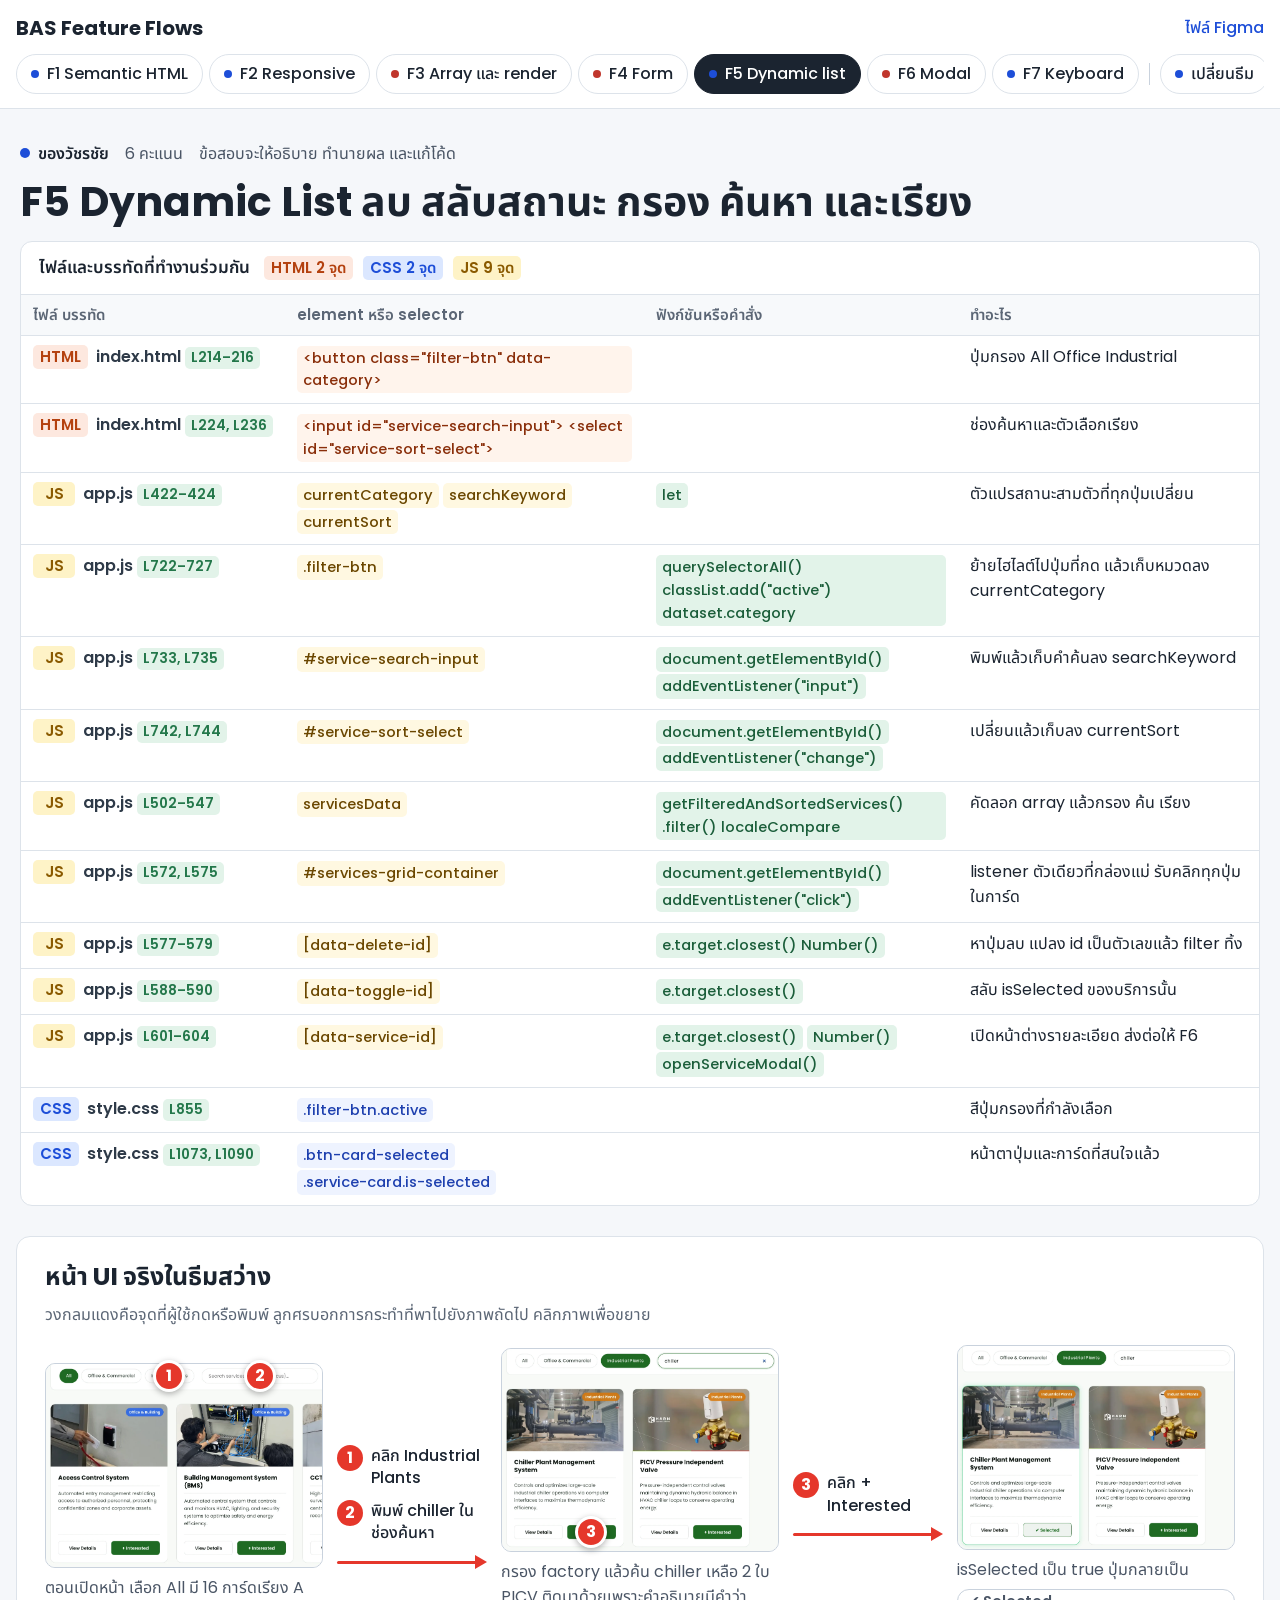
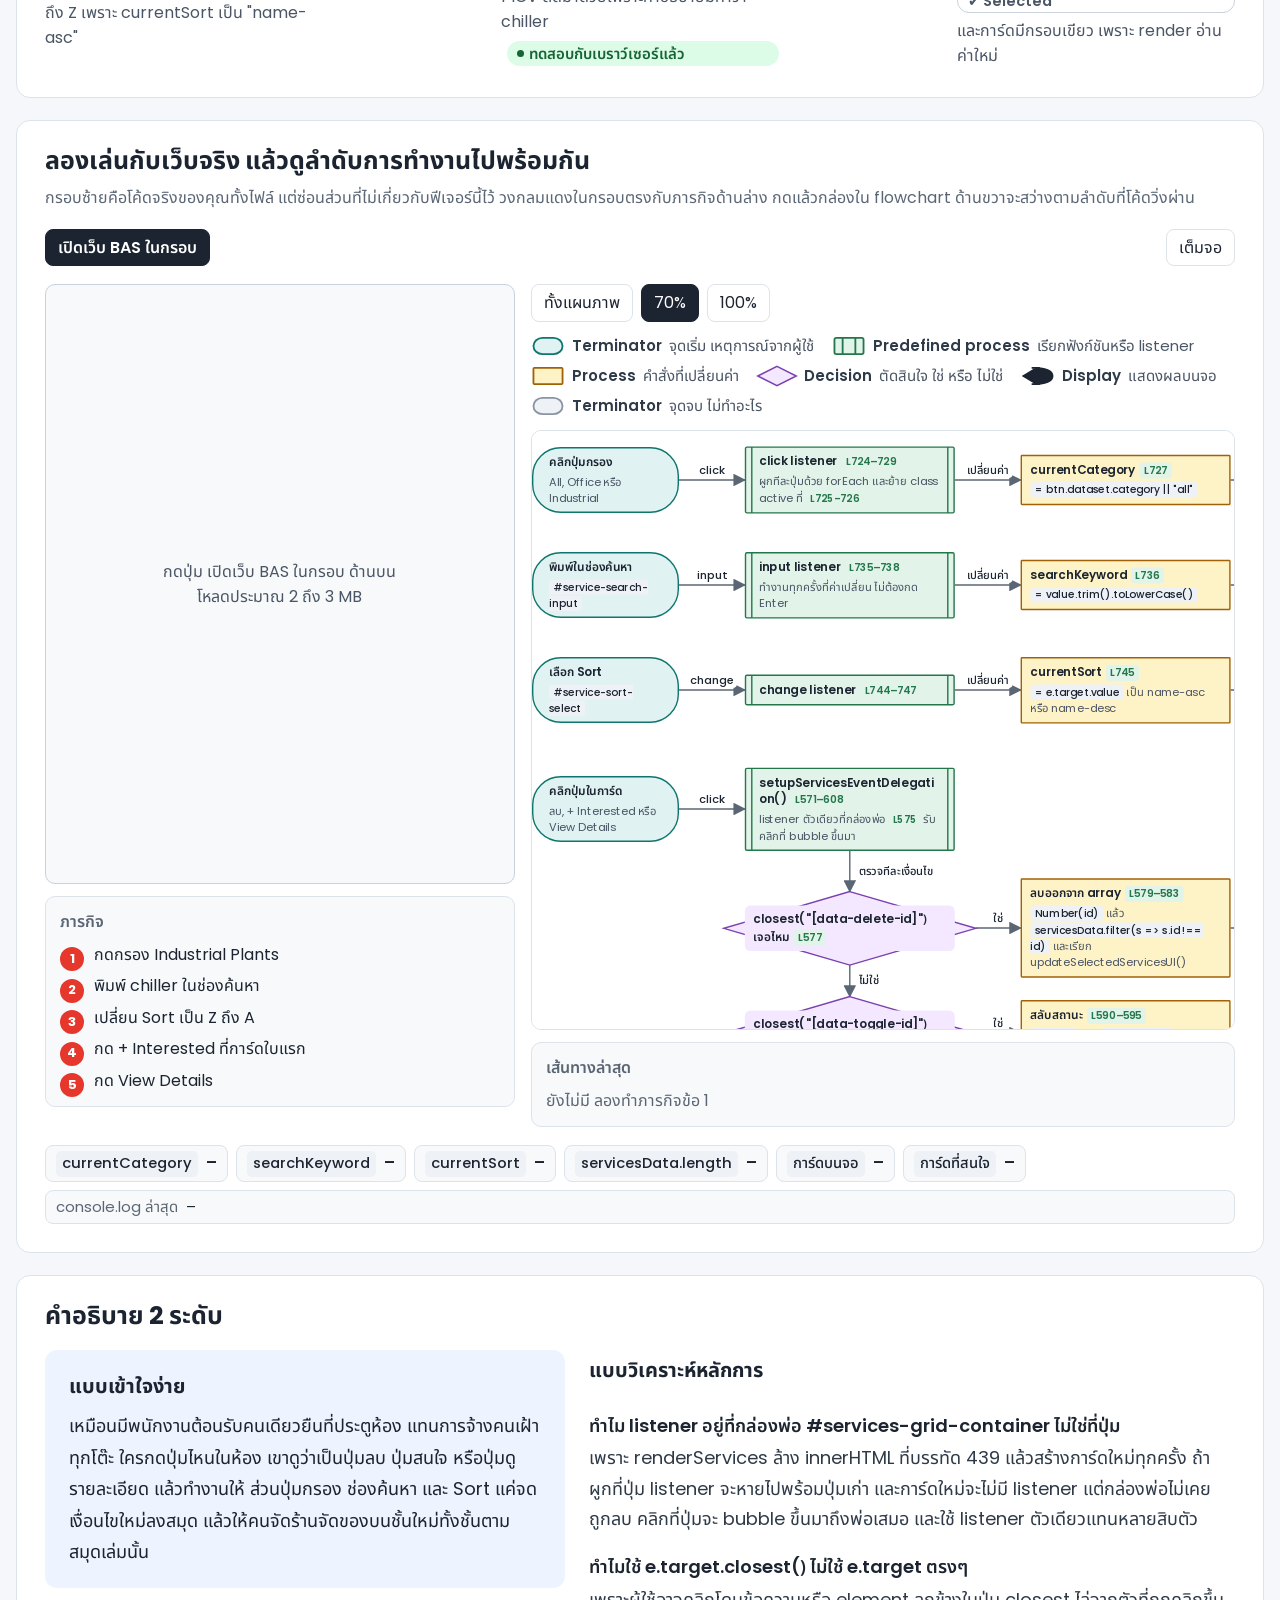
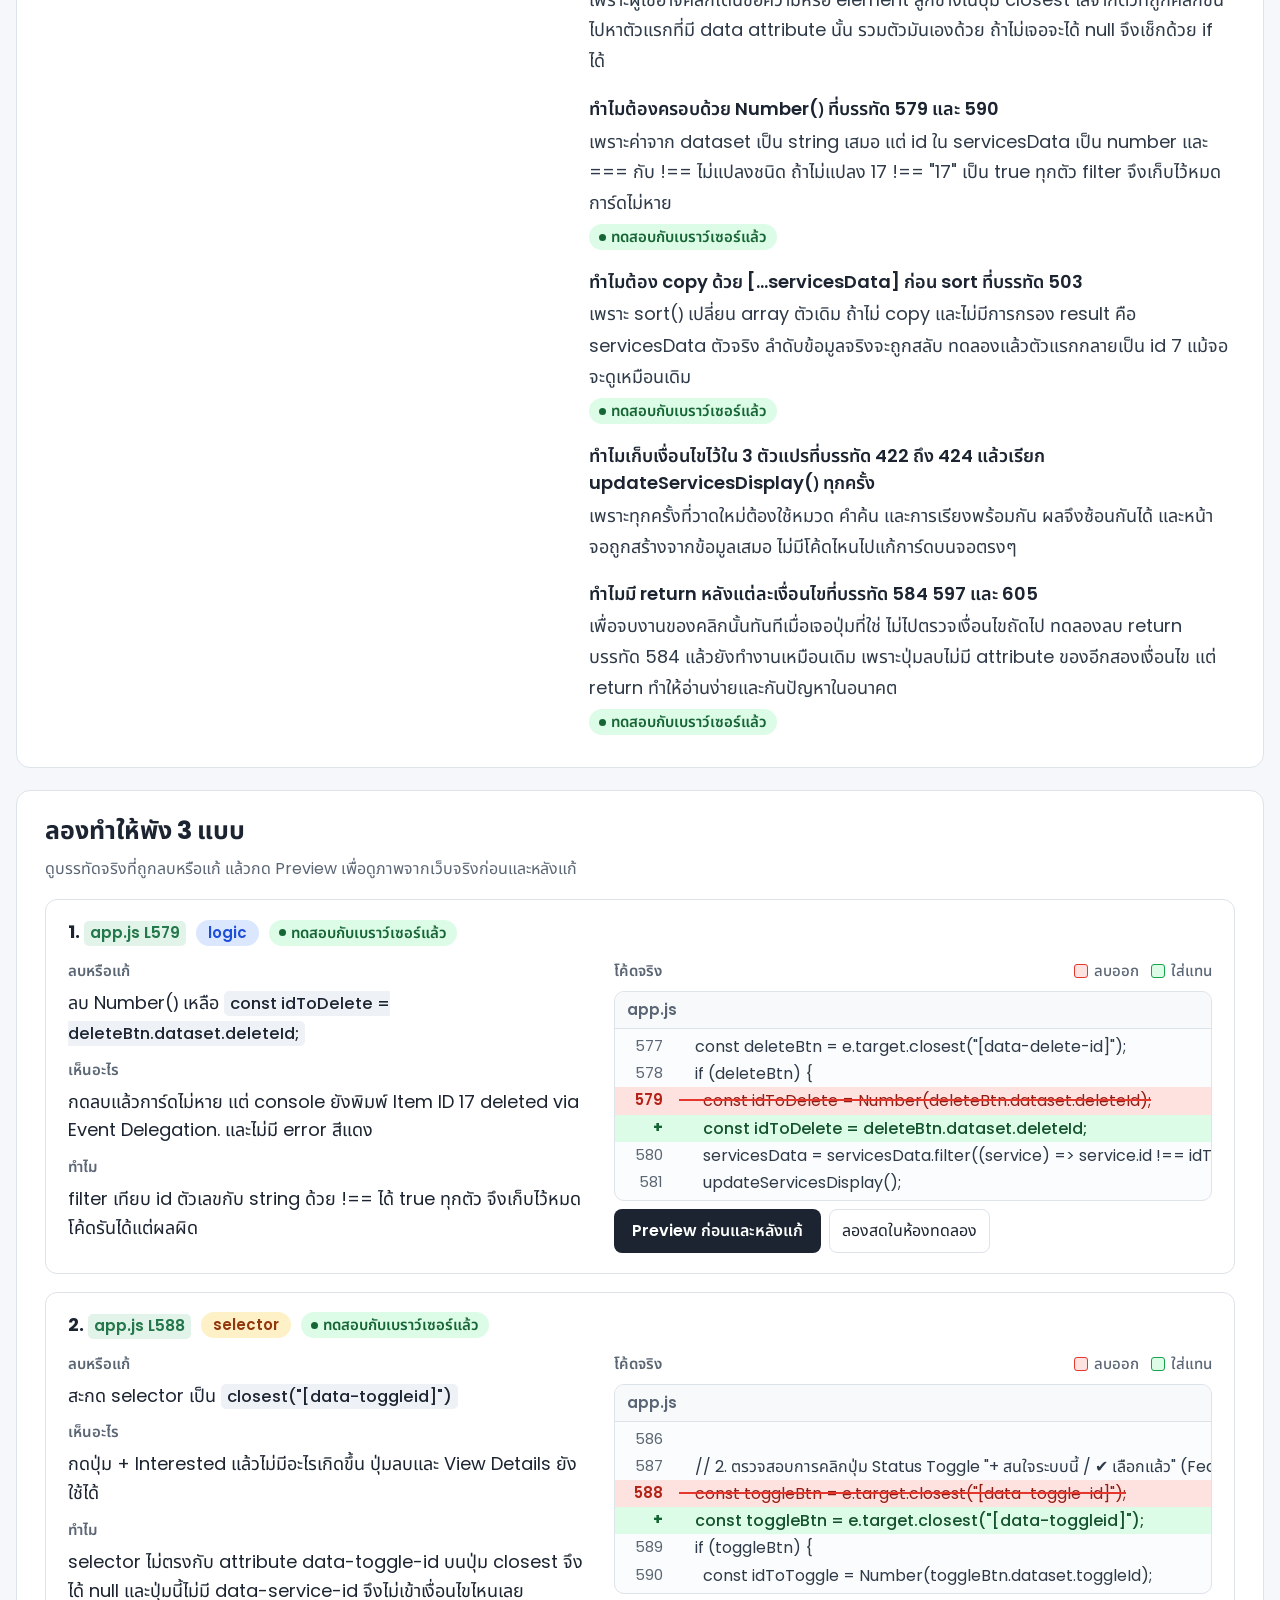
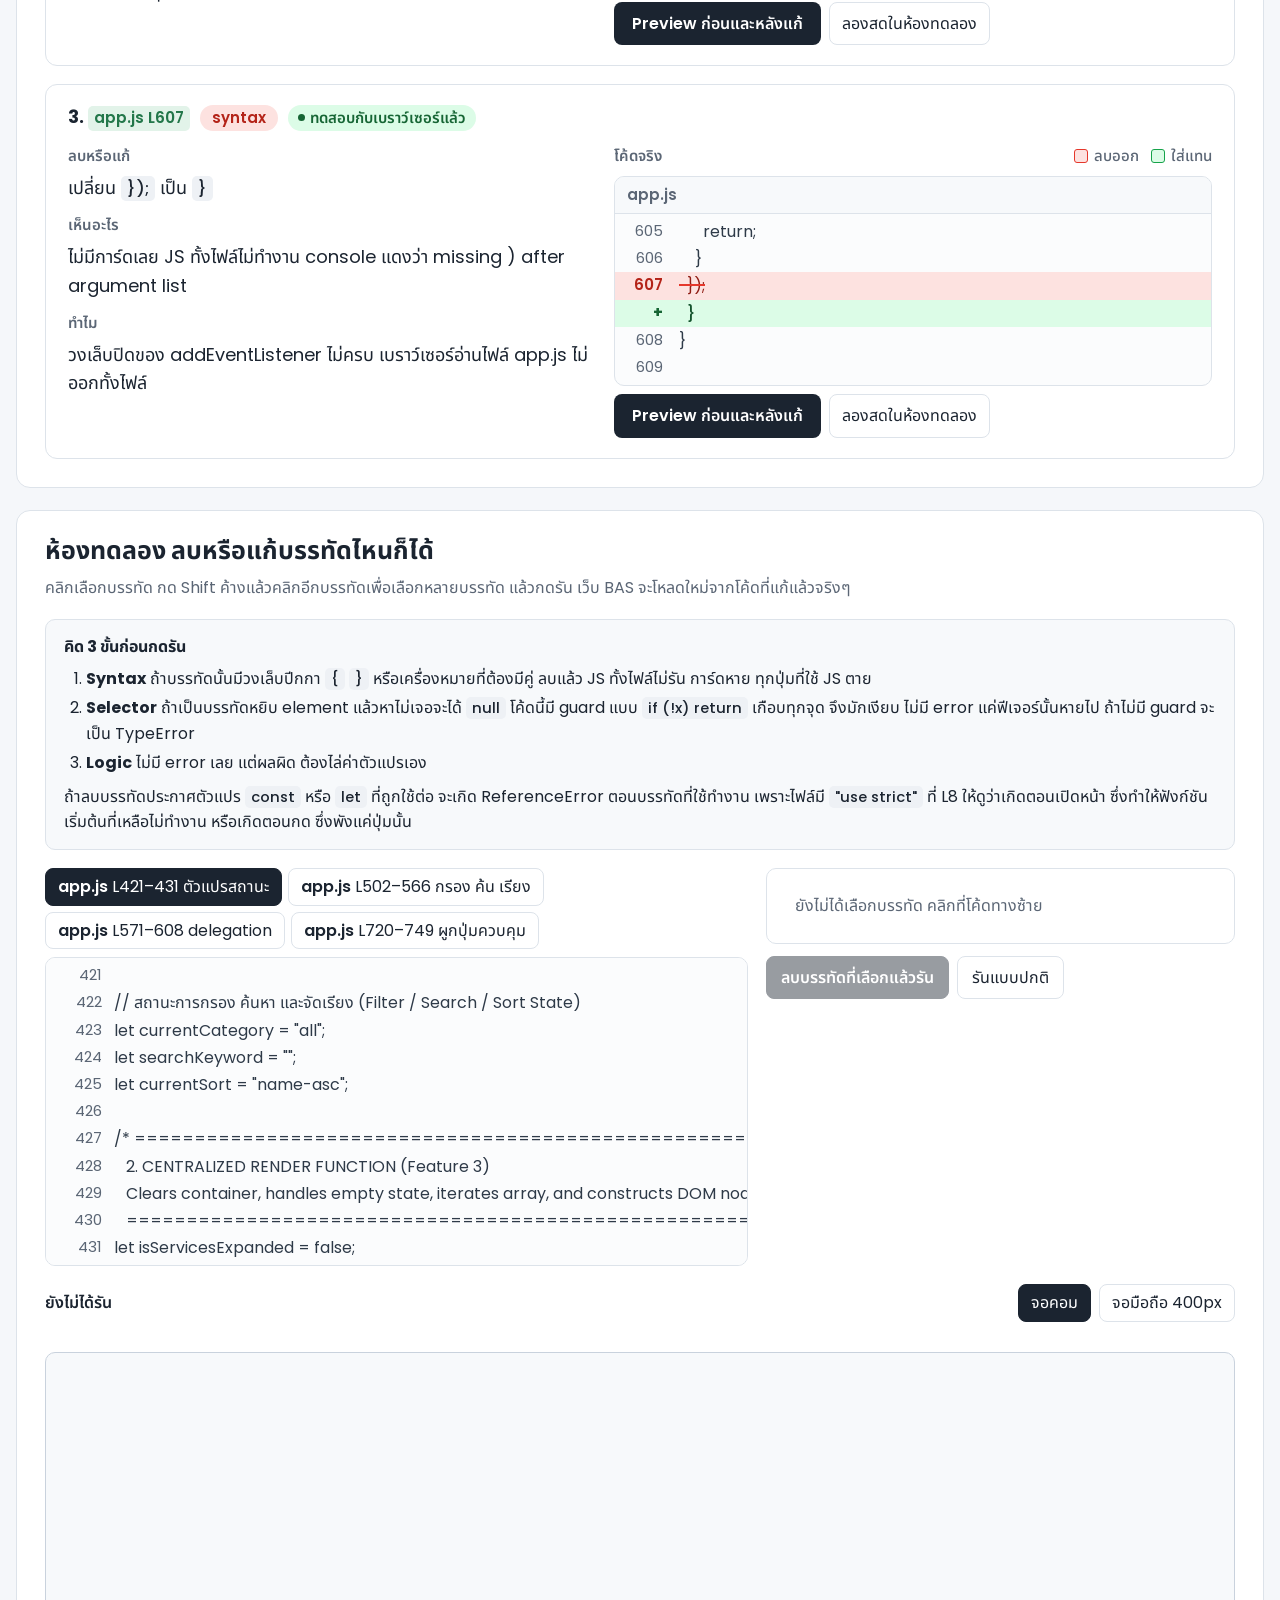
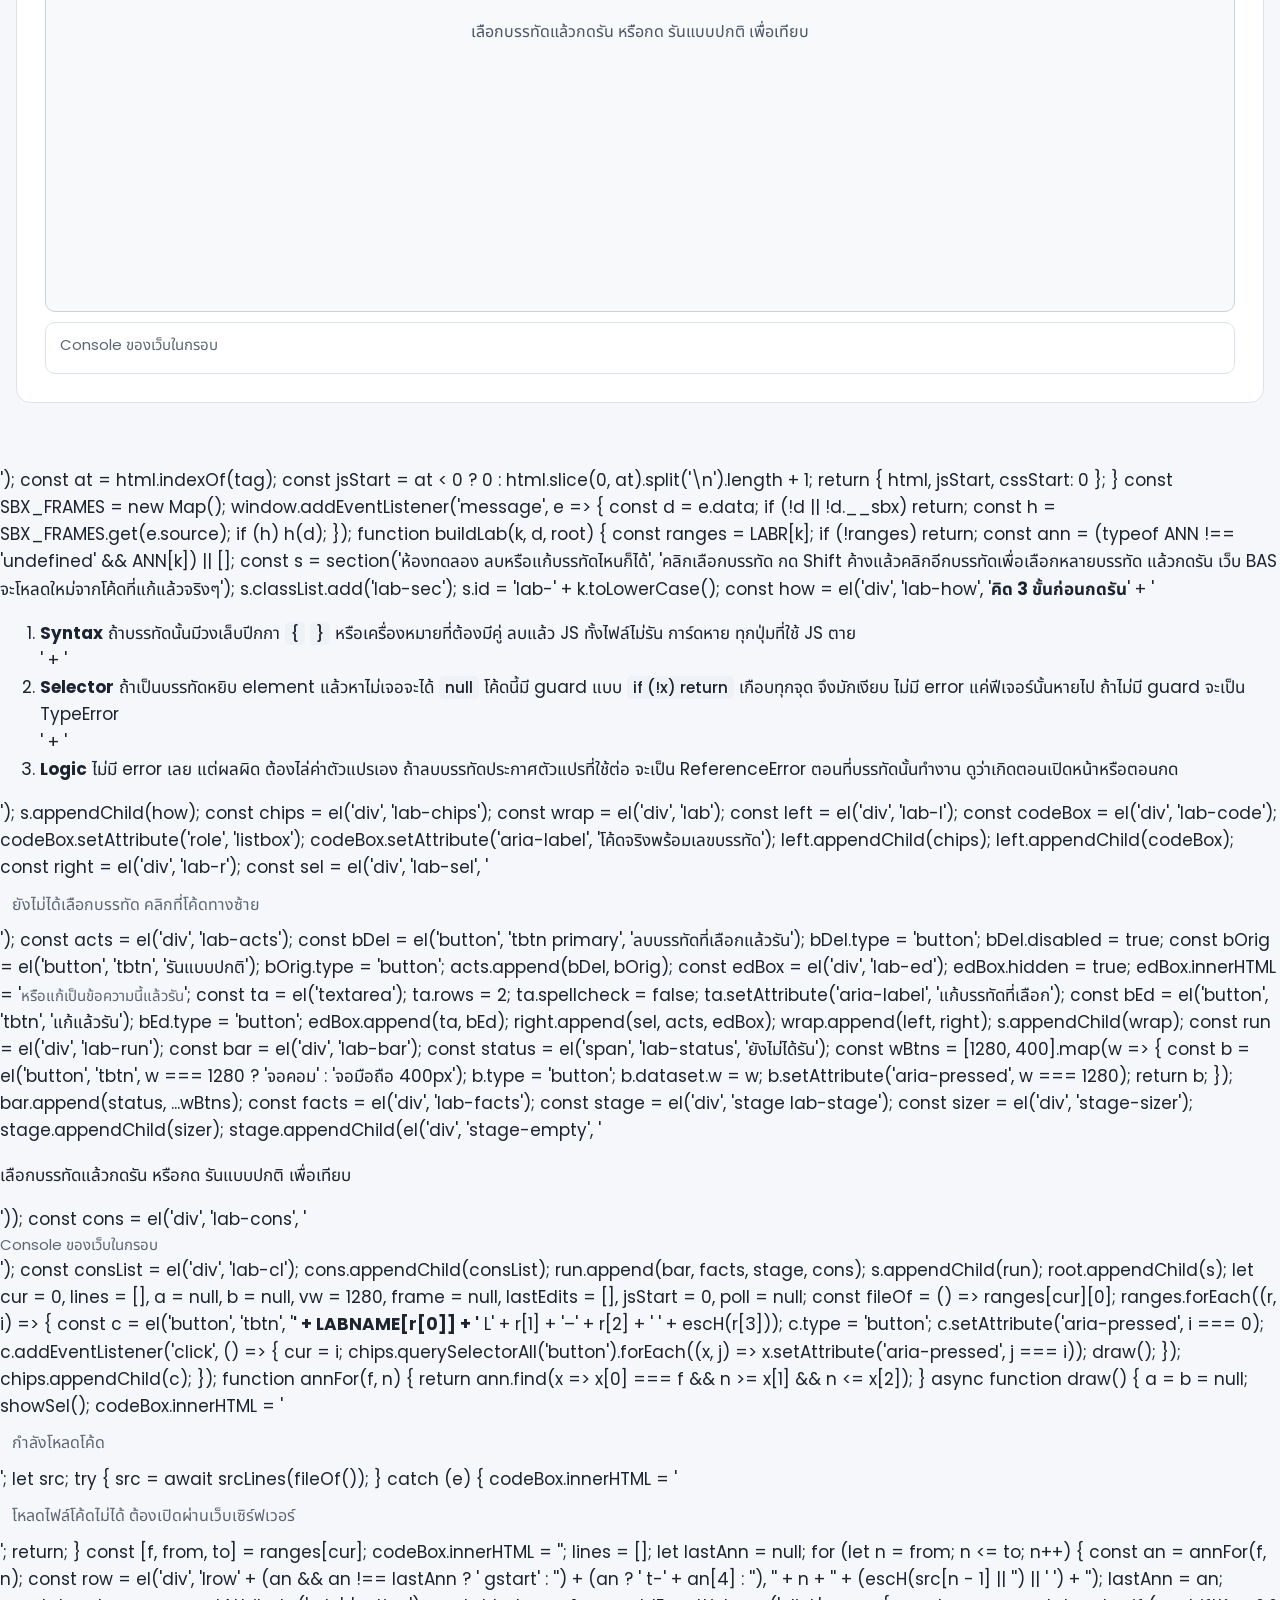
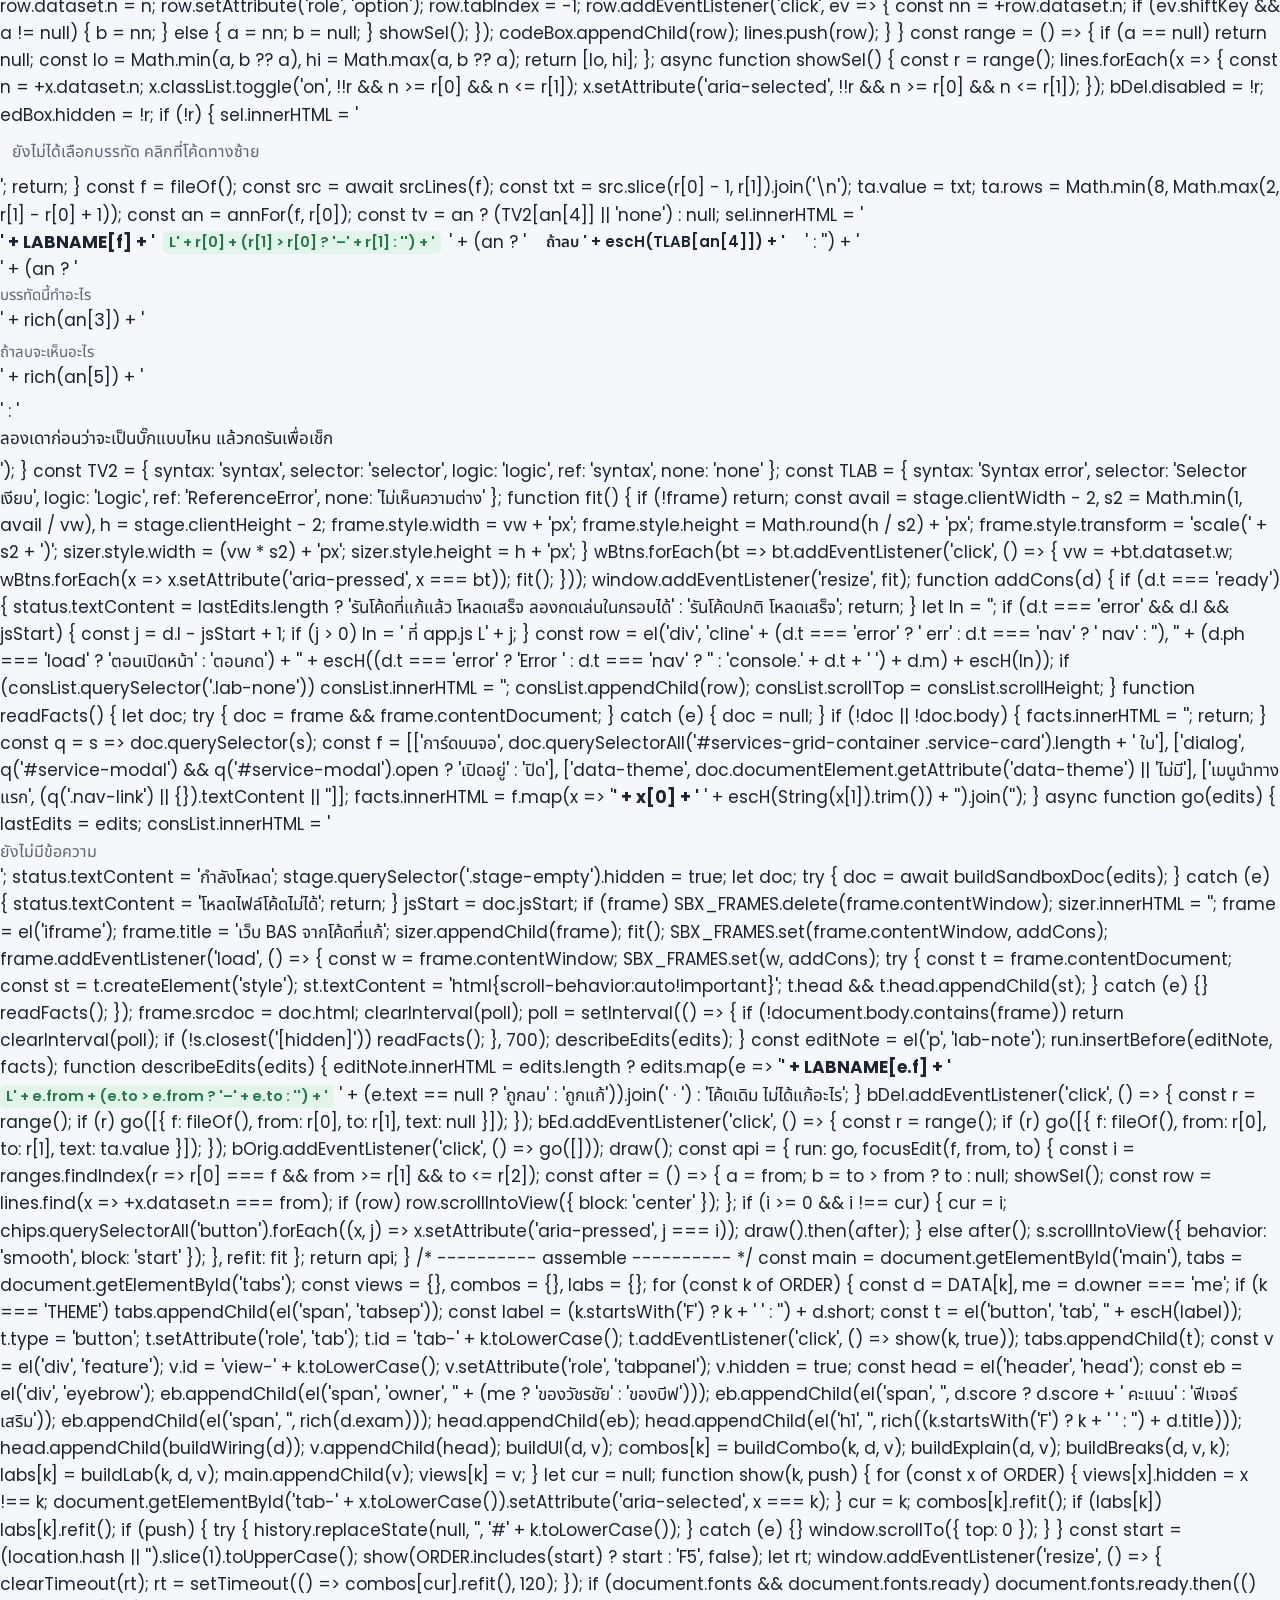
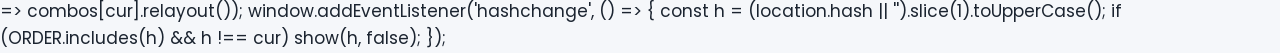
<file: index.html>
<!doctype html>
<html lang="th">
<head>
<meta charset="utf-8">
<meta name="viewport" content="width=device-width, initial-scale=1">
<title>BAS Feature Flows</title>
<link rel="preconnect" href="https://fonts.googleapis.com">
<link rel="preconnect" href="https://fonts.gstatic.com" crossorigin>
<link rel="stylesheet" href="https://fonts.googleapis.com/css2?family=Noto+Sans+Thai:wght@400;500;600;700&family=Poppins:wght@400;500;600;700&display=swap">
<style>
/* Layout concept: one feature per tab, read top to bottom.
   Real UI, then the live site wired to the flowchart, then the flowchart, explanation and breaks.
   Deliberately light-only, matching the Figma file the user specified. */
:root {
  color-scheme: light;
  --bg: #F5F7FA;
  --card: #FFFFFF;
  --ink: #1B2430;
  --ink-2: #2E3A48;
  --muted: #4A5565;
  --soft: #5B6675;
  --line: #DDE3EA;
  --line-2: #C9D2DD;
  --chip: #EEF1F5;
  --tint: #EEF4FF;
  --panel: #F7F9FB;
  --me: #1D4ED8;
  --beef: #C0362C;
  --mark: #E5372B;
  --ok: #166534; --ok-bg: #DCFCE7;
  --glow: #F59E0B; --glow-bg: #FFF7E0;
  --k-event-bg: #E0F2F1; --k-event: #0F766E;
  --k-fn-bg: #E2F3E9; --k-fn: #23774A;
  --k-dec-bg: #F3E8FF; --k-dec: #7A3FB0;
  --k-data-bg: #FEF3C7; --k-data: #A16207;
  --k-screen-bg: #1B2430; --k-screen: #1B2430;
  --k-end-bg: #EEF1F5; --k-end: #8A94A3;
  --t-syntax-bg: #FDE2E0; --t-syntax: #B42318;
  --t-selector-bg: #FEF0C7; --t-selector: #93370D;
  --t-logic-bg: #DBE7FF; --t-logic: #1D4ED8;
  --t-none-bg: #DCFCE7; --t-none: #166534;
  --font: "Poppins", "Noto Sans Thai", system-ui, sans-serif;
  --thai: "Noto Sans Thai", "Poppins", system-ui, sans-serif;
}
* { box-sizing: border-box; }
[hidden] { display: none !important; }
body { margin: 0; background: var(--bg); color: var(--ink); font-family: var(--font); font-size: 17px; line-height: 1.6; }
body::before { content: ""; position: fixed; inset: 0 0 auto; height: env(safe-area-inset-top, 0px); z-index: 10; background: var(--card); }
button { font: inherit; color: inherit; }
:focus-visible { outline: 3px solid var(--me); outline-offset: 2px; }
.p { font-family: var(--thai); }
code.cc { font-family: var(--font); font-size: 0.92em; font-weight: 500; background: var(--chip); color: var(--ink); border-radius: 5px; padding: 1px 6px; overflow-wrap: anywhere; }
.ln { display: inline-block; font-size: 0.86em; font-weight: 600; color: var(--k-fn); background: var(--k-fn-bg); border-radius: 5px; padding: 0 6px; white-space: nowrap; line-height: 1.6; }
.uic { display: inline-block; font-size: 0.9em; font-weight: 600; border: 1px solid var(--line-2); background: var(--card); border-radius: 999px; padding: 0 10px; white-space: nowrap; }
.tested { display: inline-flex; align-items: center; gap: 5px; font-size: 15px; font-weight: 600; color: var(--ok); background: var(--ok-bg); border-radius: 999px; padding: 1px 10px; white-space: nowrap; }
.tested::before { content: ""; width: 7px; height: 7px; border-radius: 50%; background: var(--ok); }

.top { position: sticky; top: env(safe-area-inset-top, 0px); z-index: 5; background: var(--card); border-bottom: 1px solid var(--line); }
.top-in { max-width: 1920px; margin: 0 auto; padding-block: 12px; padding-left: max(16px, env(safe-area-inset-left, 0px)); padding-right: max(16px, env(safe-area-inset-right, 0px)); display: flex; flex-wrap: wrap; align-items: center; gap: 10px 20px; }
.brand { font-weight: 700; font-size: 20px; white-space: nowrap; }
.tabs { display: flex; gap: 6px; overflow-x: auto; scrollbar-width: thin; flex: 1 1 auto; min-width: 0; padding-bottom: 2px; align-items: center; }
.tab { flex: 0 0 auto; display: inline-flex; align-items: center; gap: 8px; padding: 6px 14px; border-radius: 999px; border: 1px solid var(--line); background: var(--card); cursor: pointer; font-size: 16px; font-weight: 500; white-space: nowrap; }
.tab .dot { width: 8px; height: 8px; border-radius: 50%; }
.tab[aria-selected="true"] { background: var(--ink); color: #FFFFFF; border-color: var(--ink); }
.tab:hover:not([aria-selected="true"]) { border-color: var(--soft); }
.tabsep { flex: 0 0 1px; height: 22px; background: var(--line-2); margin: 0 4px; }
.top-links { display: flex; gap: 16px; font-size: 16px; white-space: nowrap; order: 2; margin-left: auto; }
.brand { order: 1; }
.tabs { order: 3; }
@media (max-width: 1280px) { .tabs { flex-basis: 100%; } }
.top-links a { color: var(--me); text-decoration: none; font-weight: 500; }
.top-links a:hover { text-decoration: underline; }

main { max-width: 1920px; margin: 0 auto; padding-block: 28px 64px; padding-left: max(16px, env(safe-area-inset-left, 0px)); padding-right: max(16px, env(safe-area-inset-right, 0px)); }
.feature { display: flex; flex-direction: column; gap: 22px; }

.head { padding: 4px 4px 8px; display: flex; flex-direction: column; gap: 10px; }
.eyebrow { display: flex; flex-wrap: wrap; align-items: center; gap: 8px 16px; font-size: 16px; color: var(--muted); }
.owner { display: inline-flex; align-items: center; gap: 8px; font-weight: 600; color: var(--ink); }
.owner i { width: 10px; height: 10px; border-radius: 50%; }
.head h1 { margin: 0; font-size: clamp(26px, 3.2vw, 42px); line-height: 1.25; text-wrap: balance; }
.files { display: flex; flex-wrap: wrap; gap: 6px 18px; font-size: 16px; color: var(--muted); }
.files span { display: inline-flex; gap: 6px; align-items: baseline; }
.files b { font-weight: 600; color: var(--ink-2); }

.sec { background: var(--card); border: 1px solid var(--line); border-radius: 14px; padding: 24px 28px 28px; display: flex; flex-direction: column; gap: 18px; min-width: 0; }
.sec > h2 { margin: 0; font-size: clamp(20px, 2vw, 25px); line-height: 1.3; text-wrap: balance; }
.hint { color: var(--soft); font-size: 16px; margin: -10px 0 0; }

/* Real UI */
.uirow { display: flex; align-items: center; gap: 14px; }
.shotcol { display: flex; flex-direction: column; gap: 8px; min-width: 0; }
.shot { position: relative; border-radius: 10px; border: 1px solid var(--line-2); background: var(--panel); cursor: zoom-in; padding: 0; display: block; width: 100%; }
.shot img { display: block; width: 100%; height: auto; border-radius: 9px; }
.mk { position: absolute; transform: translate(-50%, -50%); width: 32px; height: 32px; border-radius: 50%; background: var(--mark); color: #FFFFFF; border: 3px solid #FFFFFF; box-shadow: 0 2px 6px rgba(0,0,0,.3); display: grid; place-items: center; font-weight: 700; font-size: 16px; line-height: 1; pointer-events: none; }
.cap { font-size: 16px; color: var(--muted); margin: 0; line-height: 1.55; }
.cap .tested { margin-left: 6px; }
.inset-cap { font-size: 16px; font-weight: 500; color: var(--muted); margin: 0; }
.action { flex: 0 0 150px; display: flex; flex-direction: column; gap: 10px; }
.act { display: flex; gap: 8px; align-items: flex-start; font-size: 16px; font-weight: 500; line-height: 1.4; }
.act .b { flex: 0 0 26px; height: 26px; border-radius: 50%; background: var(--mark); color: #FFFFFF; display: grid; place-items: center; font-weight: 700; font-size: 16px; }
.arrow { height: 14px; position: relative; }
.arrow::before { content: ""; position: absolute; left: 0; right: 10px; top: 6px; height: 3px; background: var(--mark); border-radius: 2px; }
.arrow::after { content: ""; position: absolute; right: 0; top: 0; border: 7px solid transparent; border-left: 12px solid var(--mark); border-right: 0; }

/* Live site + flowchart */
.pbar { display: flex; flex-wrap: wrap; gap: 8px 10px; align-items: center; }
.pbar .push { margin-left: auto; }
.tbtn { padding: 5px 12px; border-radius: 8px; border: 1px solid var(--line); background: var(--card); cursor: pointer; font-size: 16px; }
.tbtn:hover { border-color: var(--soft); }
.tbtn[aria-pressed="true"] { background: var(--ink); color: #FFFFFF; border-color: var(--ink); }
.tbtn.primary { background: var(--ink); color: #FFFFFF; border-color: var(--ink); font-weight: 600; }
.combo { display: grid; grid-template-columns: minmax(0, 1fr); gap: 16px; }
@media (min-width: 1100px) { .combo { grid-template-columns: minmax(0, 2fr) minmax(0, 3fr); } }
.pane { display: flex; flex-direction: column; gap: 12px; min-width: 0; }
.stage { position: relative; height: 600px; border: 1px solid var(--line-2); border-radius: 10px; background: var(--panel); overflow: hidden; }
.stage-sizer { position: relative; height: 100%; margin: 0 auto; }
.stage iframe { position: absolute; left: 0; top: 0; border: 0; transform-origin: 0 0; background: #FFFFFF; }
.stage-empty { position: absolute; inset: 0; display: grid; place-items: center; text-align: center; color: var(--muted); font-size: 16px; padding: 20px; }
.stage-empty p { margin: 0; }
.flowtools { display: flex; gap: 8px; align-items: center; flex-wrap: wrap; }
.legend { display: flex; flex-wrap: wrap; gap: 6px 18px; font-size: 15px; color: var(--muted); }
.legend span { display: inline-flex; align-items: center; gap: 7px; }
.sw { width: 24px; height: 16px; border-radius: 5px; border: 2px solid; }
.sw.dec { border-style: dashed; border-radius: 9px; }
.flowview { position: relative; height: 600px; overflow: auto; border: 1px solid var(--line); border-radius: 10px; background: var(--card); overscroll-behavior: contain; }
.flowsizer { position: relative; }
.canvas { position: absolute; left: 0; top: 0; width: 1728px; transform-origin: 0 0; padding: 0; }
.canvas svg { position: absolute; left: 0; top: 0; overflow: visible; }
.canvas path.e { transition: stroke .25s, stroke-width .25s; }
.canvas path.e.on { stroke: var(--glow); stroke-width: 4; }
.node { position: absolute; border: 2px solid; border-radius: 10px; padding: 10px 13px; display: flex; flex-direction: column; gap: 4px; transition: box-shadow .25s, transform .25s; }
.node .t { font-weight: 600; font-size: 17px; line-height: 1.4; overflow-wrap: anywhere; }
.node .t .ln { margin-left: 6px; }
.node .s { font-size: 16px; line-height: 1.45; color: var(--muted); overflow-wrap: anywhere; }
.node.dec { border-style: dashed; border-radius: 22px; }
.node.screen .t { color: #FFFFFF; }
.node.screen .s { color: #D5DCE6; }
.node.screen code.cc { background: #2E3A48; color: #FFFFFF; }
.node.screen .ln { background: #2E3A48; color: #BFE8CC; }
.node.lit { box-shadow: 0 0 0 4px var(--glow), 0 6px 18px rgba(245,158,11,.35); }
.node.now { transform: scale(1.04); }
.lbl { position: absolute; background: var(--card); font-size: 16px; font-weight: 500; line-height: 1.3; padding: 0 5px; border-radius: 6px; white-space: nowrap; }
.box { border: 1px solid var(--line); border-radius: 10px; padding: 12px 14px; background: var(--panel); }
.box h3 { margin: 0 0 8px; font-size: 16px; font-weight: 600; color: var(--soft); }
.tasks { margin: 0; padding: 0; list-style: none; display: flex; flex-direction: column; gap: 6px; font-size: 16px; }
.tasks li { display: flex; gap: 10px; align-items: baseline; line-height: 1.45; }
.tasks .tb { flex: 0 0 24px; height: 24px; border-radius: 50%; background: var(--mark); color: #FFFFFF; display: grid; place-items: center; font-weight: 700; font-size: 13px; position: relative; top: 3px; }
.tasks li.done { color: var(--soft); }
.tasks li.done span:last-child { text-decoration: line-through; text-decoration-color: var(--line-2); }
.tasks li.done .tb { background: var(--ok); }
.steps { margin: 0; padding: 0; list-style: none; display: flex; flex-wrap: wrap; gap: 6px 8px; font-size: 15px; counter-reset: s; }
.steps li { display: inline-flex; gap: 6px; align-items: baseline; opacity: .4; transition: opacity .2s; line-height: 1.4; background: var(--card); border: 1px solid var(--line); border-radius: 8px; padding: 2px 8px 2px 4px; }
.steps li::before { counter-increment: s; content: counter(s); flex: 0 0 20px; height: 20px; border-radius: 50%; background: var(--chip); display: grid; place-items: center; font-size: 12px; font-weight: 700; position: relative; top: 4px; }
.steps li.on { opacity: 1; border-color: var(--glow); }
.steps li.on::before { background: var(--glow); color: #FFFFFF; }
.empty-note { font-size: 16px; color: var(--soft); margin: 0; }
.varstrip { display: flex; flex-wrap: wrap; gap: 8px; }
.vi { display: inline-flex; align-items: baseline; gap: 8px; border: 1px solid var(--line); border-radius: 8px; padding: 4px 10px; background: var(--panel); font-size: 16px; transition: background-color .4s; max-width: 100%; }
.vi b { font-weight: 600; overflow-wrap: anywhere; }
.vi.changed { background: var(--glow-bg); border-color: var(--glow); }
.cons-vi { flex: 1 1 280px; }
.lab2 { font-size: 15px; color: var(--soft); white-space: nowrap; }
.cons1 { font-size: 15px; overflow-wrap: anywhere; }
.combo-sec.full { position: fixed; inset: 0; z-index: 40; border-radius: 0; overflow: auto; padding-block: 16px; padding-left: max(16px, env(safe-area-inset-left, 0px)); padding-right: max(16px, env(safe-area-inset-right, 0px)); padding-top: calc(16px + env(safe-area-inset-top, 0px)); }
.combo-sec.full .stage, .combo-sec.full .flowview { height: calc(100vh - 380px); min-height: 340px; }
.combo-sec.full > h2, .combo-sec.full > .hint { display: none; }
body.noscroll { overflow: hidden; }
@media (max-width: 1099px) { .stage { height: 520px; } .flowview { height: 460px; } }


.node { border: 0 !important; padding: 0 !important; background: none !important; }
.node .sym { position: absolute; overflow: visible; pointer-events: none; }
.node .sym > * { fill: var(--f); stroke: var(--s); stroke-width: 2; transition: stroke .25s, stroke-width .25s; }
.node .sym line { fill: none; }
.node .nc { position: relative; display: flex; flex-direction: column; gap: 4px; padding: 10px 14px; }
.node.event .nc, .node.end .nc { padding: 10px 24px; }
.node.fn .nc { padding: 10px 20px; }
.node.screen .nc { padding: 10px 26px 10px 24px; }
.node.dec .nc { padding: 8px 12px; background: var(--f); border-radius: 8px; }
.node.lit { box-shadow: none !important; }
.node.lit .sym > * { stroke: var(--glow); stroke-width: 4; }
.node.lit .sym { filter: drop-shadow(0 4px 10px rgba(245,158,11,.45)); }
.lgi { flex: 0 0 auto; overflow: visible; }
.lgi > * { fill: var(--f); stroke: var(--s); stroke-width: 2; }
.lgi line { fill: none; }
.legend b { font-weight: 600; color: var(--ink-2); }


/* wiring */
.wiring { border: 1px solid var(--line); border-radius: 12px; background: var(--card); margin-top: 4px; }
.wiring summary { cursor: pointer; display: flex; flex-wrap: wrap; gap: 8px 10px; align-items: center; padding: 12px 18px; font-size: 17px; }
.wiring summary .wt { font-weight: 600; color: var(--ink); margin-right: 4px; }
.lang { display: inline-block; font-size: 15px; font-weight: 600; border-radius: 5px; padding: 0 7px; line-height: 1.6; }
.lang.HTML { background: #FDE8DF; color: #B4410F; }
.lang.CSS { background: #DBE7FF; color: #1D4ED8; }
.lang.JS { background: #FEF3C7; color: #8A5A00; }
.wtab { width: 100%; border-collapse: collapse; font-size: 16px; }
.wtab th { text-align: left; font-weight: 600; color: var(--soft); font-size: 15px; padding: 8px 12px; border-top: 1px solid var(--line); background: var(--panel); }
.wtab td { padding: 9px 12px; border-top: 1px solid var(--line); vertical-align: top; line-height: 1.55; }
.wtab .c-f { white-space: nowrap; }
.wtab .c-f .lang { margin-right: 8px; min-width: 42px; text-align: center; }
.wtab .c-f b { font-weight: 600; color: var(--ink-2); }
.wtab code.cc { display: inline-block; margin: 1px 0; }
.wtab code.sel { background: #FFF4EC; color: #8A2F0B; }
.wtab tr.r-CSS code.sel { background: #EEF3FF; color: #1E40AF; }
.wtab tr.r-JS code.sel { background: #FFF8E1; color: #6B4700; }
.wtab .c-x code.cc { background: var(--k-fn-bg); color: #1B5E3A; }
@media (max-width: 860px) {
  .wtab thead { display: none; }
  .wtab, .wtab tbody, .wtab tr, .wtab td { display: block; width: 100%; }
  .wtab tr { border-top: 1px solid var(--line); padding: 10px 14px; }
  .wtab td { border: 0; padding: 3px 0; }
  .wtab .c-f { white-space: normal; }
  .wtab td:empty { display: none; }
}
/* breaks v2 */
.breaks { grid-template-columns: 1fr !important; }
.bk-cols { display: grid; grid-template-columns: minmax(0, 1fr) minmax(0, 1.15fr); gap: 18px 26px; }
@media (max-width: 900px) { .bk-cols { grid-template-columns: 1fr; } }
.bk-txt { display: flex; flex-direction: column; gap: 6px; }
.bk-code { display: flex; flex-direction: column; gap: 8px; min-width: 0; }
.bk-code .lab { display: flex; justify-content: space-between; flex-wrap: wrap; gap: 6px; }
.key { display: inline-flex; gap: 6px; align-items: center; font-weight: 500; }
.key i { width: 14px; height: 14px; border-radius: 3px; display: inline-block; margin-left: 6px; }
.key .kd { background: #FDE2E0; border: 1px solid #E5372B; }
.key .ka { background: #DCFCE7; border: 1px solid #16A34A; }
.codev { border: 1px solid var(--line); border-radius: 10px; overflow: hidden; background: #FBFCFD; }
.codev .cf { font-size: 15px; font-weight: 600; color: var(--soft); padding: 6px 12px; background: var(--panel); border-bottom: 1px solid var(--line); }
.codev .cf:not(:first-child) { border-top: 1px solid var(--line); }
.codev .cl { overflow-x: auto; padding: 4px 0; }
.codev .row { display: flex; gap: 12px; font-size: 16px; line-height: 1.7; min-width: max-content; padding-right: 12px; }
.codev .n { flex: 0 0 52px; text-align: right; color: var(--soft); font-size: 15px; padding-right: 4px; }
.codev .t { white-space: pre; color: var(--ink-2); }
.codev .row.del { background: #FDE2E0; }
.codev .row.del .t { text-decoration: line-through; text-decoration-color: #E5372B; text-decoration-thickness: 2px; color: #8F1D14; }
.codev .row.del .n { color: #B42318; font-weight: 600; }
.codev .row.add { background: #DCFCE7; }
.codev .row.add .t { color: #14532D; font-weight: 500; }
.codev .row.add .n { color: #166534; font-weight: 700; }
.pv-btn { align-self: flex-start; font: inherit; font-size: 16px; font-weight: 600; color: #fff; background: var(--ink); border: 0; border-radius: 8px; padding: 9px 18px; cursor: pointer; }
.pv-btn[aria-expanded="true"] { background: var(--card); color: var(--ink); box-shadow: inset 0 0 0 1px var(--line-2); }
.pv-btn:focus-visible { outline: 3px solid var(--glow); outline-offset: 2px; }
.pv { border-top: 1px dashed var(--line-2); margin-top: 6px; padding-top: 14px; display: flex; flex-direction: column; gap: 12px; }
.pv-act { margin: 0; font-size: 17px; }
.pv-act b { font-weight: 600; margin-right: 6px; }
.pv-pair { display: grid; grid-template-columns: 1fr 1fr; gap: 16px; align-items: start; }
@media (max-width: 760px) { .pv-pair { grid-template-columns: 1fr; } }
.cap { margin: 0; display: flex; flex-direction: column; gap: 6px; min-width: 0; }
.cap figcaption { font-size: 16px; font-weight: 600; }
.cap.ok figcaption { color: var(--ok); }
.cap.bad figcaption { color: #B42318; }
.cap img { display: block; width: 100%; height: auto; max-height: 560px; object-fit: contain; object-position: top left; border-radius: 8px; border: 2px solid var(--line); background: #fff; }
.cap.ok img { border-color: #86EFAC; }
.cap.bad img { border-color: #FCA5A5; }
.pv-meta { display: flex; flex-wrap: wrap; gap: 12px 24px; align-items: flex-start; }
.pv-same { margin: 0; width: 100%; font-size: 17px; font-weight: 600; color: #93370D; background: #FEF0C7; border-radius: 8px; padding: 8px 12px; }
.facts { border-collapse: collapse; font-size: 16px; }
.facts th { text-align: left; font-weight: 600; color: var(--soft); font-size: 15px; padding: 4px 14px 4px 0; }
.facts td { padding: 4px 14px 4px 0; border-top: 1px solid var(--line); }
.facts td.bad { color: #B42318; font-weight: 600; }
.pv-cons { min-width: 240px; }
.cline { font-size: 16px; padding: 4px 10px; border-left: 3px solid var(--line-2); background: var(--panel); margin-top: 4px; }
.cline.err { border-color: #E5372B; background: #FDE2E0; color: #8F1D14; }
.pv-quiet { margin: 0; font-size: 16px; color: var(--soft); }


/* lab */
@media (max-width: 700px) { .lab-stage { height: 420px; } }
.lab-tip { margin: 8px 0 0; }
.lab-ans summary { cursor: pointer; font-weight: 600; color: var(--me); font-size: 16px; }
.lab-ans[open] summary { margin-bottom: 6px; }
.lab-how { background: var(--panel); border: 1px solid var(--line); border-radius: 10px; padding: 14px 18px; font-size: 16px; line-height: 1.6; }
.lab-how ol { margin: 6px 0 0; padding-left: 22px; display: flex; flex-direction: column; gap: 4px; }
.lab { display: grid; grid-template-columns: minmax(0, 3fr) minmax(0, 2fr); gap: 18px; align-items: start; }
@media (max-width: 960px) { .lab { grid-template-columns: minmax(0, 1fr); } .lab-r { position: static; } }
.lab-l, .lab-r { min-width: 0; }
.lab-chips .tbtn { white-space: normal; text-align: left; }
.lab-chips { display: flex; flex-wrap: wrap; gap: 6px; margin-bottom: 8px; }
.lab-chips b { font-weight: 600; }
.lab-code { border: 1px solid var(--line); border-radius: 10px; background: #FBFCFD; max-height: 470px; overflow: auto; padding: 4px 0; }
.lrow { display: flex; gap: 12px; font-size: 16px; line-height: 1.7; cursor: pointer; min-width: max-content; padding-right: 12px; border-left: 4px solid transparent; }
.lrow .n { flex: 0 0 52px; text-align: right; color: var(--soft); font-size: 15px; user-select: none; }
.lrow .t { white-space: pre; color: var(--ink-2); }
.lrow:hover { background: var(--tint); }
.lrow.t-syntax { border-left-color: #F4A7A0; } .lrow.t-ref { border-left-color: #F4A7A0; }
.lrow.t-selector { border-left-color: #F2C46D; } .lrow.t-logic { border-left-color: #9DB8F5; } .lrow.t-none { border-left-color: #9FD9B0; }
.lrow.gstart { box-shadow: inset 0 1px 0 var(--line); }
.lrow.on { background: #FFF1D6; }
.lrow.on .t { color: var(--ink); font-weight: 500; }
.lab-r { display: flex; flex-direction: column; gap: 12px; position: sticky; top: 110px; }
.lab-sel { border: 1px solid var(--line); border-radius: 10px; padding: 14px 16px; display: flex; flex-direction: column; gap: 8px; }
.lab-selh { display: flex; flex-wrap: wrap; gap: 8px; align-items: center; font-size: 17px; }
.lab-ann p, .lab-q { margin: 0 0 6px; font-size: 17px; line-height: 1.6; }
.lab-empty { margin: 0; color: var(--soft); font-size: 16px; padding: 10px 12px; }
.lab-acts, .bk-btns { display: flex; flex-wrap: wrap; gap: 8px; }
.lab-acts .tbtn { padding: 8px 14px; }
.tbtn:disabled { opacity: .45; cursor: not-allowed; }
.lab-ed { display: flex; flex-direction: column; gap: 6px; }
.lab-ed textarea { font: inherit; font-size: 16px; border: 1px solid var(--line-2); border-radius: 8px; padding: 8px 10px; resize: vertical; background: #fff; color: var(--ink); white-space: pre; overflow-x: auto; }
.lab-ed .tbtn { align-self: flex-start; padding: 8px 14px; }
.lab-run { display: flex; flex-direction: column; gap: 10px; }
.lab-bar { display: flex; flex-wrap: wrap; gap: 8px; align-items: center; }
.lab-status { font-size: 16px; font-weight: 600; margin-right: auto; }
.lab-note { margin: 0; font-size: 16px; color: var(--muted); }
.lab-facts { display: flex; flex-wrap: wrap; gap: 6px 18px; font-size: 16px; }
.lab-facts b { font-weight: 600; color: var(--soft); margin-right: 4px; }
.lab-stage { height: 560px; }
.lab-cons { border: 1px solid var(--line); border-radius: 10px; padding: 10px 14px; }
.lab-cl { max-height: 180px; overflow: auto; display: flex; flex-direction: column; gap: 4px; margin-top: 6px; }
.lab-none { margin: 0; color: var(--soft); font-size: 16px; }
.cline .ph { display: inline-block; font-size: 15px; font-weight: 600; color: var(--soft); margin-right: 8px; }
.cline.nav { border-color: #F2C46D; background: #FEF0C7; color: #7A2E0B; }


/* drill */
.drill-list { display: flex; flex-direction: column; gap: 18px; }
.dq { border: 1px solid var(--line); border-radius: 12px; padding: 18px 22px 20px; display: flex; flex-direction: column; gap: 12px; min-width: 0; }
.dq .owner { display: inline-flex; align-items: center; gap: 6px; font-size: 16px; color: var(--muted); }
.dq .owner i { width: 9px; height: 9px; border-radius: 50%; display: inline-block; }
.dq-q { margin: 0; font-size: 19px; line-height: 1.6; }
.dq-ta { font: inherit; font-size: 17px; line-height: 1.6; border: 1px solid var(--line-2); border-radius: 10px; padding: 10px 12px; resize: vertical; background: #fff; color: var(--ink); }
.dq-ta:focus-visible, .lab-ed textarea:focus-visible { outline: 3px solid var(--glow); outline-offset: 1px; }
.dq-ans { background: var(--ok-bg); border-radius: 10px; padding: 14px 18px; display: flex; flex-direction: column; gap: 6px; }
.dq-ans p { margin: 0; font-size: 17px; line-height: 1.65; }
.dq-ans .lab2 { color: var(--ok); font-weight: 600; }
.dq-code { margin: 4px 0 0; font-family: var(--font); font-size: 16px; line-height: 1.6; white-space: pre-wrap; overflow-wrap: anywhere; background: #fff; border: 1px solid #BBF7D0; border-radius: 8px; padding: 10px 12px; color: var(--ink-2); }
.dq-run { display: flex; flex-direction: column; gap: 10px; }
.rubric { display: grid; grid-template-columns: repeat(auto-fit, minmax(min(100%, 220px), 1fr)); gap: 10px; }
.rubric div { display: flex; gap: 12px; align-items: baseline; border: 1px solid var(--line); border-radius: 10px; padding: 12px 14px; font-size: 16px; line-height: 1.5; }
.rubric b { font-size: 26px; font-weight: 700; color: var(--ink); min-width: 22px; }
.tab.tab-drill { font-weight: 600; border-color: var(--glow); }

/* Explanations */
.two { display: grid; grid-template-columns: minmax(0, 1fr); gap: 20px; align-items: start; }
@media (min-width: 1000px) { .two { grid-template-columns: minmax(0, 520px) minmax(0, 1fr); } }
.easy { background: var(--tint); border-radius: 12px; padding: 20px 24px; }
.easy h3, .deep h3 { margin: 0 0 8px; font-size: 20px; }
.easy p { margin: 0; font-size: 18px; line-height: 1.75; max-width: 62ch; }
.deep { display: flex; flex-direction: column; gap: 18px; padding: 4px 4px; }
.qa h4 { margin: 0 0 4px; font-size: 18px; font-weight: 600; line-height: 1.5; }
.qa p { margin: 0; font-size: 18px; color: var(--ink-2); line-height: 1.7; max-width: 92ch; }
.qa .tested { margin-top: 6px; }

/* Breaks */
.breaks { display: grid; grid-template-columns: repeat(auto-fit, minmax(min(100%, 340px), 1fr)); gap: 18px; }
.bk { border: 1px solid var(--line); border-radius: 12px; padding: 18px 22px 20px; display: flex; flex-direction: column; gap: 8px; min-width: 0; }
.bk-h { display: flex; flex-wrap: wrap; gap: 8px 10px; align-items: center; }
.bk-h strong { font-size: 18px; }
.bk .lab { font-size: 15px; font-weight: 600; color: var(--soft); margin-top: 4px; }
.bk p { margin: 0; font-size: 18px; line-height: 1.6; overflow-wrap: anywhere; }
.tpill { display: inline-block; padding: 1px 12px; border-radius: 999px; font-size: 15px; font-weight: 600; }

dialog.lb { border: 0; padding: 0; background: transparent; max-width: min(96vw, 1400px); max-height: 94vh; }
dialog.lb::backdrop { background: rgba(15, 20, 28, .82); }
.lb-in { position: relative; background: var(--card); border-radius: 12px; padding: 12px; }
.lb-in .shot { cursor: default; }
.lb-close { position: absolute; right: 12px; top: -46px; padding: 6px 14px; border-radius: 8px; border: 0; background: var(--card); cursor: pointer; font-weight: 600; }
.lb-scroll { max-height: calc(94vh - 24px); overflow: auto; }

@media (max-width: 860px) {
  .uirow { flex-direction: column; align-items: stretch; }
  .shotcol { flex: none !important; width: 100%; max-width: 560px; align-self: center; }
  .shotcol.narrow { max-width: 300px; }
  .action { flex: none; flex-direction: row; flex-wrap: wrap; justify-content: center; align-items: center; gap: 8px 16px; }
  .arrow { width: 14px; height: 36px; flex: 0 0 auto; }
  .arrow::before { left: 5px; right: auto; top: 0; bottom: 10px; width: 3px; height: auto; }
  .arrow::after { left: 0; right: auto; top: auto; bottom: 0; border: 7px solid transparent; border-top: 12px solid var(--mark); border-bottom: 0; }
  .sec { padding: 20px 16px 22px; }
}
@media (prefers-reduced-motion: reduce) { * { transition: none !important; } }
</style>

<header class="top">
  <div class="top-in">
    <div class="brand">BAS Feature Flows</div>
    <nav class="tabs" role="tablist" aria-label="ฟีเจอร์" id="tabs"></nav>
    <div class="top-links"><a href="https://www.figma.com/design/FOsB5d9eMExm7ckBXYxYwv" target="_blank" rel="noopener">ไฟล์ Figma</a></div>
  </div>
</header>
<main id="main"></main>

<dialog class="lb" id="lb" aria-label="ภาพหน้าจอขนาดใหญ่">
  <div class="lb-in">
    <button type="button" class="lb-close" id="lb-close">ปิด</button>
    <div class="lb-scroll" id="lb-body"></div>
  </div>
</dialog>

<script>
// Content for the study page. Conventions inside strings:
//   `code`  → code chip        [[Label]] → UI button chip        L123–456 → line chip (auto)
// Node: [id, column, y, kind, title, lineChip, sub]   Edge: "A>B:label" (horizontal), "A|B:label" (vertical), optional "@bend"
const DATA = {
F1: {
  num: 1, short: 'Semantic HTML', owner: 'me', score: 4,
  title: 'Semantic HTML และ Accessibility',
  exam: 'ข้อสอบจะให้อธิบาย ทำนายผล และแก้โค้ด',
  files: [['index.html', 'L13–71', 'header และ nav'], ['index.html', 'L74–492', 'main และ section'], ['index.html', 'L408–485', 'ฟอร์มกับ label'], ['index.html', 'L495–532', 'footer'], ['index.html', 'L535–551', 'dialog']],
  ui: {
    items: [
      { key: 'f1_1', w: 573, h: 272, marks: [{ n: 1, x: 115, y: 26 }], cap: 'ก่อนคลิก ยังไม่มีช่องไหนได้โฟกัส label ของช่องนี้ผูกกับช่องด้วย `for="contact-name"`' },
      { key: 'f1_2', w: 573, h: 272, marks: [], cap: 'คลิกที่ข้อความ label แล้วเคอร์เซอร์เข้าไปอยู่ในช่องชื่อเอง มีกรอบโฟกัสสีเขียว โดยไม่ต้องเขียน JS', tested: true }
    ],
    arrows: [[[1, 'คลิกที่ข้อความ label ไม่ได้คลิกที่ช่อง']]]
  },
  flow: {
    h: 1030, cols: [[0, 230], [380, 420], [950, 320], [1420, 308]],
    nodes: [
      ['E0', 0, 70, 'event', 'คลิกข้อความ label', '', '[[Contact Name / Company]]'],
      ['H0', 1, 70, 'fn', 'เบราว์เซอร์หาช่องตาม for', 'L411', '`<label for="contact-name">` คู่กับ `<input id="contact-name">` ที่ L416'],
      ['Q0', 2, 70, 'dec', 'for ตรงกับ id ทุกตัวอักษรไหม', '', ''],
      ['S0', 3, 70, 'screen', 'เคอร์เซอร์เข้าช่องชื่อ', '', 'โปรแกรมอ่านหน้าจออ่านชื่อช่องได้'],
      ['N0', 2, 215, 'end', 'ไม่เกิดอะไร', '', 'หน้าตาเหมือนเดิม แต่ช่องไม่มีชื่อ'],
      ['E1', 0, 360, 'event', 'ผู้ใช้โปรแกรมอ่านหน้าจอกดข้ามส่วน', '', ''],
      ['H1', 1, 360, 'fn', 'landmark ในหน้า', '', '`<header>` L13, `<nav aria-label>` L20, `<main>` L74, `<section aria-labelledby>` L77, `<footer>` L495'],
      ['S1', 3, 360, 'screen', 'กระโดดไปส่วนที่ต้องการ', '', 'ได้ยินชื่อส่วนจาก aria-label หรือหัวข้อ'],
      ['E2', 0, 510, 'event', 'ส่งฟอร์มที่กรอกผิด', '', 'ต่อจาก F4'],
      ['H2', 1, 510, 'fn', 'showError() ใส่ข้อความ', 'L769', 'ลงใน `<span aria-live="polite">` ของ index.html L423'],
      ['S2', 3, 510, 'screen', 'ข้อความแดงใต้ช่อง', '', 'โปรแกรมอ่านหน้าจออ่านให้ฟังเองเมื่อว่าง'],
      ['E3', 0, 660, 'event', 'คลิกปุ่มแฮมเบอร์เกอร์', '', 'จอกว้างไม่เกิน 1023px'],
      ['H3', 1, 660, 'fn', 'setupMobileNav()', 'L883–887', 'อ่าน aria-expanded แล้วกลับค่า'],
      ['D3', 2, 660, 'data', 'aria-expanded เป็น "true"', 'L885', 'และใส่ class `is-open` ที่ L886'],
      ['S3', 3, 660, 'screen', 'เมนูเปิด', '', 'โปรแกรมอ่านหน้าจอรู้ว่าเปิดอยู่'],
      ['E4', 0, 810, 'event', 'คลิกปุ่มสลับภาษา', '', '`#lang-toggle-btn`'],
      ['H4', 1, 810, 'fn', 'applyLanguage(lang)', 'L1025', 'เปลี่ยนข้อความทุกตัวที่มี data-i18n'],
      ['D4', 2, 810, 'data', '`<html lang>` เปลี่ยนตาม', 'L1027', 'ค่าเริ่มต้น `lang="en"` อยู่ที่ index.html L2'],
      ['S4', 3, 810, 'screen', 'ออกเสียงถูกภาษา', '', 'ข้อความทั้งหน้าเปลี่ยน'],
      ['E5', 0, 960, 'event', 'รูปโหลดไม่ขึ้น หรือผู้ใช้มองไม่เห็น', '', ''],
      ['H5', 1, 960, 'fn', '`<img alt="…">`', 'L16, L131', 'การ์ดที่ JS สร้างใช้ `alt="${displayTitle}"` ที่ app.js L482'],
      ['S5', 3, 960, 'screen', 'แสดงหรืออ่านคำบรรยายรูปแทน', '', '']
    ],
    edges: ['E0>H0:click', 'H0>Q0:จับคู่', 'Q0>S0:ใช่', 'Q0|N0:ไม่ใช่', 'E1>H1:กดปุ่มนำทาง', 'H1>S1:อ่านโครงหน้า', 'E2>H2:submit', 'H2>S2:textContent', 'E3>H3:click', 'H3>D3:setAttribute', 'D3>S3:CSS แสดง', 'E4>H4:click', 'H4>D4:เปลี่ยนค่า', 'D4>S4:อ่านค่าใหม่', 'E5>H5:เบราว์เซอร์ใช้', 'H5>S5:alt']
  },
  easy: 'HTML ที่มีความหมายเหมือนป้ายบอกทางในอาคาร มีป้ายทางเข้า เมนู ห้องหลัก และทางออก คนที่มองไม่เห็นใช้โปรแกรมอ่านหน้าจอกระโดดไปตามป้ายได้ทันที label เหมือนป้ายชื่อที่ผูกกับช่องกรอก คลิกป้ายแล้วไปที่ช่องนั้นเลย ส่วน alt คือคำบรรยายรูปสำหรับคนที่มองไม่เห็นรูป',
  points: [
    { q: 'ทำไมใช้ `<header>` `<nav>` `<main>` `<section>` `<footer>` แทน `<div>`', a: 'เพราะ landmark บอกหน้าที่ของแต่ละส่วน โปรแกรมอ่านหน้าจอกระโดดไปได้ทันที เครื่องมือค้นหาเข้าใจโครงหน้า และ JS ของเราก็ใช้มันด้วย scrollspy ที่ app.js บรรทัด 987 เลือก `main section[id]`' },
    { q: 'ทำไม for ของ label ต้องตรงกับ id ของช่อง', a: 'เพราะการผูกนี้ทำให้คลิกข้อความแล้วเคอร์เซอร์เข้าช่อง และโปรแกรมอ่านหน้าจออ่านชื่อช่องให้ฟัง บรรทัด 411 ต้องตรงกับบรรทัด 416 ถ้าสะกดไม่ตรง หน้าตาเหมือนเดิมทุกอย่าง แต่สองอย่างนี้หายไป' },
    { q: 'ทำไม label ของช่องค้นหาใช้ class visually-hidden ไม่ใช้ display: none', a: 'ดีไซน์ไม่อยากเห็นข้อความเหนือช่อง แต่กฎต้องมี label class นี้ใน style.css บรรทัด 169 ถึง 179 ย่อกล่องเหลือ 1px แล้วตัดทิ้ง จอไม่เห็นแต่โปรแกรมอ่านหน้าจอยังอ่านได้ ส่วน display: none ทำให้อ่านไม่ได้ด้วย' },
    { q: 'ทำไมใส่ aria-live="polite" ที่ span ของข้อความผิดพลาดและที่กล่องการ์ด', a: 'เพราะข้อความที่ JS ใส่ทีหลังไม่มีใครรู้ว่าเปลี่ยน aria-live ทำให้โปรแกรมอ่านหน้าจออ่านให้ฟังเองเมื่อว่าง ใช้ที่ index.html บรรทัด 423 และ 244' },
    { q: 'ทำไมปุ่มแฮมเบอร์เกอร์ต้องมี aria-label aria-controls และ aria-expanded', a: 'เพราะปุ่มไม่มีข้อความ ต้องบอกว่าปุ่มทำอะไร คุมเมนูไหน และตอนนี้เปิดหรือปิดอยู่ JS เปลี่ยนค่า aria-expanded ให้ที่ app.js บรรทัด 885 ส่วนดอกจันในฟอร์มใช้ aria-hidden="true" เพื่อไม่ให้อ่านคำว่า star' },
    { q: 'ทำไม alt ต้องบรรยายรูป ไม่ใช่ชื่อไฟล์', a: 'เพราะใช้แทนรูปตอนโหลดไม่ขึ้นและอ่านให้คนที่มองไม่เห็นฟัง ไอคอนตกแต่งจึงใส่ aria-hidden แทน และ `<html lang>` ที่ JS เปลี่ยนตอนสลับภาษา ทำให้โปรแกรมอ่านหน้าจอออกเสียงถูกภาษา' }
  ],
  breaks: [
    { at: 'index.html L411', change: 'เปลี่ยน `for="contact-name"` เป็น `for="name"`', type: 'selector', see: 'หน้าตาเหมือนเดิม แต่คลิกข้อความ label แล้วเคอร์เซอร์ไม่เข้าช่อง โฟกัสยังอยู่ที่ body และโปรแกรมอ่านหน้าจอไม่รู้ชื่อช่อง', why: 'for ต้องตรงกับ id ของ input ถ้าไม่ตรงก็ไม่ผูกกัน และไม่มี error เพราะ HTML ไม่บังคับ', tested: true },
    { at: 'index.html L74 และ L492', change: 'เปลี่ยน `<main>` กับ `</main>` เป็น `<div>` กับ `</div>`', type: 'selector', see: 'หน้าตาเหมือนเดิม การ์ดยังครบ 16 ใบ แต่เลื่อนจอแล้วเมนูยังไฮไลต์ Home ค้างตลอด', why: 'scrollspy ใช้ `querySelectorAll("main section[id]")` ที่ app.js บรรทัด 987 ได้ 0 ตัว แล้วบรรทัด 989 return เงียบๆ และหน้าก็เสีย landmark หลักไปด้วย', tested: true },
    { at: 'style.css L169–179', change: 'ลบกฎ `.visually-hidden` ทิ้ง', type: 'logic', see: 'คำว่า Search Services โผล่ขึ้นมาข้างช่องค้นหา ไม่มี error', why: 'label ยังอยู่ใน HTML เหมือนเดิม แค่ไม่มี CSS ที่ซ่อนมันจากสายตาแล้ว', tested: true }
  ]
},
F2: {
  num: 2, short: 'Responsive', owner: 'me', score: 7,
  title: 'Responsive Layout ด้วย Flexbox Grid และ Media Query',
  exam: 'ข้อสอบจะให้อธิบาย ทำนายผล และแก้โค้ด',
  files: [['style.css', 'L121–126', 'box-sizing'], ['style.css', 'L928–932', 'grid ของการ์ด'], ['style.css', 'L1738–1829', 'จอไม่เกิน 1023px'], ['style.css', 'L1831–1905', 'จอไม่เกิน 480px'], ['style.css', 'L1907–1935', 'จอ 1024px ขึ้นไป'], ['app.js', 'L552–565', 'ตัดเหลือ 4 การ์ด']],
  ui: {
    items: [
      { key: 'f2_1', w: 1208, h: 668, marks: [], cap: 'จอ 1280px การ์ด 3 คอลัมน์ เมนูเรียงแนวนอน' },
      { key: 'f2_2', w: 992, h: 688, marks: [], cap: 'จอ 1024px เหลือ 2 คอลัมน์ เพราะ 3 คอลัมน์ต้องใช้ 1016px แต่มีที่แค่ 968px' },
      { key: 'f2_3', w: 400, h: 820, hh: 470, marks: [{ n: 4, x: 364, y: 31.5 }], cap: 'จอ 400px การ์ด 1 คอลัมน์ วงกลม 4 คือปุ่มแฮมเบอร์เกอร์ที่โผล่ขึ้นมา' },
      { key: 'f2_4', w: 400, h: 820, hh: 470, marks: [{ n: 5, x: 200, y: 755 }], cap: 'แสดงแค่ 4 การ์ด วงกลม 5 คือปุ่ม [[Show All Services (16 items)]]' }
    ],
    arrows: [[[1, 'ย่อหน้าต่างเหลือ 1024px']], [[2, 'ย่อเหลือ 400px แบบมือถือ']], [[3, 'เลื่อนลงไปท้ายรายการ']]]
  },
  flow: {
    h: 1090, cols: [[0, 200], [282, 300], [664, 320], [1082, 330], [1494, 250]],
    nodes: [
      ['E0', 0, 70, 'event', 'เปลี่ยนความกว้างจอ', '', 'หมุนจอหรือย่อหน้าต่าง'],
      ['H0', 1, 70, 'fn', 'เบราว์เซอร์ตรวจ media query ใหม่', '', 'ส่วนนี้ไม่ต้องใช้ JS'],
      ['QA', 2, 70, 'dec', 'กว้าง 1024px ขึ้นไปไหม', 'L1908', ''],
      ['DA', 3, 70, 'data', 'ใช้กฎเดสก์ท็อป', 'L1908–1935', 'เมนูแนวนอน ซ่อนปุ่มแฮมเบอร์เกอร์'],
      ['SA', 4, 70, 'screen', 'การ์ด 3 คอลัมน์ที่ 1280px', '', '2 คอลัมน์ที่ 1024px จาก `minmax(320px, 1fr)` L930'],
      ['QB', 2, 240, 'dec', 'กว้างไม่เกิน 480px ไหม', 'L1832', ''],
      ['DB', 3, 240, 'data', 'ใช้กฎจอไม่เกิน 1023px', 'L1739–1829', 'ปุ่มแฮมเบอร์เกอร์เป็น flex เมนูกลายเป็นกล่อง fixed ที่ซ่อนด้วย `translateY(-150%)` และ hero about contact เหลือ 1 คอลัมน์'],
      ['SB', 4, 240, 'screen', 'แท็บเล็ต 800px', '', 'การ์ด 2 คอลัมน์และมีปุ่มเมนู'],
      ['DC', 2, 420, 'data', 'กฎ 1023px และกฎ 480px ทับกัน', 'L1832–1905', 'padding เหลือ 1rem การ์ด `1fr` แถบควบคุมเรียงลงล่าง'],
      ['SC', 4, 420, 'screen', 'มือถือ การ์ด 1 คอลัมน์', '', 'ไม่มีแถบเลื่อนแนวนอน'],
      ['E1', 0, 580, 'event', 'resize ฝั่ง JS', '', ''],
      ['H1', 1, 580, 'fn', 'resize listener', 'L1267–1269', ''],
      ['P1', 2, 580, 'fn', 'updateServicesDisplay()', 'L549–566', ''],
      ['Q1', 3, 580, 'dec', 'จอไม่เกิน 768px เลือก All ไม่มีคำค้น เกิน 4 ใบ และยังไม่ขยายไหม', 'L552–557', ''],
      ['S1', 4, 580, 'screen', '4 การ์ดกับปุ่ม Show All', '', '`renderServices(filtered.slice(0, 4))` L558'],
      ['N1', 3, 750, 'fn', 'renderServices(filtered)', 'L565', 'L562 ตั้ง `hidden` ให้ปุ่มขยาย แต่ปุ่มยังโผล่ เพราะ CSS L1106 `display: flex` ชนะ attribute hidden'],
      ['S1b', 4, 750, 'screen', 'การ์ดครบตามผลกรอง', '', ''],
      ['E2', 0, 895, 'event', 'คลิกปุ่ม Show All Services', '', '`#expand-services-btn`'],
      ['H2', 1, 895, 'fn', 'setupMobileServicesExpand()', 'L966–981', ''],
      ['D2', 2, 895, 'data', 'isServicesExpanded สลับค่า', 'L972', 'aria-expanded และข้อความปุ่มเปลี่ยนตาม L973–978'],
      ['P2', 3, 895, 'fn', 'updateServicesDisplay()', 'L979', ''],
      ['S2', 4, 895, 'screen', 'ครบ 16 ใบ หรือย่อกลับเหลือ 4 ใบ', '', ''],
      ['E3', 0, 1040, 'event', 'คลิกปุ่มแฮมเบอร์เกอร์', '', ''],
      ['H3', 1, 1040, 'fn', 'setupMobileNav()', 'L883–887', ''],
      ['D3', 2, 1040, 'data', 'class is-open และ aria-expanded', 'L885–886', ''],
      ['S3', 4, 1040, 'screen', 'เมนูเลื่อนลงมา', '', '`.main-nav.is-open` ใน style.css L1766–1770']
    ],
    edges: ['E0>H0:resize', 'H0>QA:ตรวจ', 'QA>DA:ใช่', 'QA|QB:ไม่ใช่', 'DA>SA:แสดง', 'QB>DB:ไม่ใช่', 'QB|DC:ใช่', 'DB>SB:แสดง', 'DC>SC:แสดง', 'E1>H1:resize', 'H1>P1:เรียก', 'P1>Q1:ตรวจ', 'Q1>S1:ใช่', 'Q1|N1:ไม่ใช่', 'N1>S1b:วาด', 'E2>H2:click', 'H2>D2:สลับค่า', 'D2>P2:เรียก', 'P2>S2:วาดใหม่', 'E3>H3:click', 'H3>D3:เปลี่ยน', 'D3>S3:CSS แสดง']
  },
  easy: 'เหมือนเฟอร์นิเจอร์ที่จัดตัวเองตามขนาดห้อง ห้องกว้างแบบเดสก์ท็อปวางโต๊ะ 3 ตัวเรียงกัน ห้องแคบลงเหลือ 2 ตัว ห้องเล็กสุดแบบมือถือเรียงทีละตัวเป็นแถวยาว และเก็บเมนูไว้ในลิ้นชักคือปุ่มแฮมเบอร์เกอร์',
  points: [
    { q: 'ทำไมต้องมี box-sizing: border-box ที่ตัวเลือก *', a: 'เพื่อให้ width รวม padding และ border แล้ว ถ้าไม่มี กล่อง width 100% ที่มี padding จะกว้างเกินจอ ทดลองลบแล้วบนจอ 400px กล่อง .container กว้างถึง 432px', tested: true },
    { q: 'ทำไมการ์ดใช้ repeat(auto-fill, minmax(320px, 1fr))', a: 'ใส่คอลัมน์ได้มากที่สุดเท่าที่แต่ละคอลัมน์ยังกว้างอย่างน้อย 320px แล้วยืดให้เต็ม ไม่ต้องเขียน media query เพิ่ม จอ 1280px มีที่ 1184px ใส่ได้ 3 คอลัมน์ เพราะใช้ 3 × 320 + 2 × 28 = 1016 จอ 1024px มีที่ 968px จึงใส่ได้ 2 ส่วนจอไม่เกิน 480px media query บังคับเป็น 1fr', tested: true },
    { q: 'ทำไมบางส่วนใช้ Flexbox บางส่วนใช้ Grid', a: 'Flexbox จัดของเป็นแถวเดียว เช่น header แถบควบคุม และปุ่มในการ์ด ส่วน Grid จัดสองมิติ เช่น hero ที่แบ่ง 1.2fr กับ 0.8fr การ์ดบริการ และ footer' },
    { q: 'ทำไมซ่อนเมนูมือถือด้วย translateY(-150%) opacity 0 และ pointer-events: none ไม่ใช้ display: none', a: 'เพราะ transform ทำ animation เลื่อนลงได้นุ่ม แต่ display: none ทำ animation ไม่ได้ และ pointer-events: none กันไม่ให้คลิกโดนตอนซ่อน อยู่ที่ style.css บรรทัด 1759 ถึง 1761' },
    { q: 'ทำไม media query ของจอ 480px ต้องอยู่หลังชุด 1023px ในไฟล์', a: 'จอ 400px เข้าทั้งสองชุด ถ้า specificity เท่ากัน กฎที่อยู่ล่างกว่าชนะ ชุด 480px จึงทับได้ เช่นเปลี่ยน --container-padding เป็น 1rem ที่บรรทัด 1834' },
    { q: 'ทำไม JS ต้องฟัง resize ด้วย', a: 'เพราะการตัดเหลือ 4 การ์ดเป็นเงื่อนไขใน JS คือ `window.innerWidth <= 768` ที่ app.js บรรทัด 552 CSS ทำแทนไม่ได้ จึงต้องวาดใหม่ทุกครั้งที่ขนาดจอเปลี่ยน' }
  ],
  breaks: [
    { at: 'style.css L123', change: 'ลบ `box-sizing: border-box;`', type: 'logic', see: 'บนจอ 400px กล่อง .container กว้าง 432px เนื้อหาล้นออกทางขวา ไม่มี error', why: 'width 100% ไม่รวม padding แล้ว กล่องจึงกว้าง 100% บวก padding อีกสองข้าง', tested: true },
    { at: 'style.css L1740–1742', change: 'ลบกฎ `.menu-toggle-btn { display: flex; }` ในชุดจอไม่เกิน 1023px', type: 'logic', see: 'บนมือถือไม่มีปุ่มเมนูให้กด เมนูถูกซ่อนตลอดเพราะ opacity เป็น 0 ไปส่วนอื่นผ่านเมนูไม่ได้', why: 'ปุ่มกลับไปใช้ display: none จากบรรทัด 495 ส่วนเมนูยังถูกซ่อนด้วย translateY(-150%) ใน media query เดียวกัน', tested: true },
    { at: 'style.css L930', change: 'เปลี่ยน `minmax(320px, 1fr)` เป็น `minmax(400px, 1fr)`', type: 'logic', see: 'จอ 1280px เหลือ 2 คอลัมน์ จอ 1024px ยัง 2 คอลัมน์ จอ 800px เหลือ 1 คอลัมน์', why: 'จอ 1280px มีที่ 1184px แต่ 3 คอลัมน์ต้องใช้ 3 × 400 + 2 × 28 = 1256 จึงไม่พอ', tested: true }
  ]
},
F3: {
  num: 3, short: 'Array และ render', owner: 'beef', score: 6,
  title: 'Data Array และ renderServices()',
  exam: 'ข้อสอบจะให้บอกว่าลบบรรทัดแล้วพังยังไง และให้เขียนต่อยอด',
  files: [['app.js', 'L195–420', 'servicesData 16 รายการ'], ['app.js', 'L433–497', 'renderServices'], ['app.js', 'L558, L565', 'จุดที่เรียก render']],
  ui: {
    items: [
      { key: 'f3_1', w: 886, h: 651, marks: [], cap: 'ก่อน render กล่อง `#services-grid-container` ว่าง เพราะ index.html บรรทัด 244 ถึง 246 ไม่มีการ์ดเลย ภาพนี้จำลองโดยล้างการ์ดออก' },
      { key: 'f3_2', w: 886, h: 651, marks: [], cap: 'หลัง render มี 16 การ์ดจาก servicesData เรียง A ถึง Z เป็นภาษาอังกฤษ เพราะ currentLang เป็น "en"', inset: { key: 'f3_2i', w: 371, h: 56, s: 0.85, marks: [{ n: 2, x: 155, y: 28 }], cap: 'ปุ่มสลับภาษาบนแถบเมนู' } },
      { key: 'f3_3', w: 897, h: 627, marks: [], cap: 'render ใหม่จาก array เดิม ชื่อ คำอธิบาย ป้าย และปุ่มเป็นภาษาไทย ลำดับเปลี่ยนเพราะเรียงตามชื่อไทย' }
    ],
    arrows: [[[1, 'เปิดหน้าเว็บ DOMContentLoaded ที่บรรทัด 1223']], [[2, 'คลิกปุ่มสลับภาษา']]]
  },
  flow: {
    h: 1000, cols: [[0, 190], [290, 280], [670, 290], [1060, 330], [1490, 238]],
    nodes: [
      ['E0', 0, 70, 'event', 'เปิดหน้าเว็บ', '', 'DOMContentLoaded'],
      ['H0', 1, 70, 'fn', 'ส่วนเริ่มต้น', 'L1223–1272', 'render 2 ครั้ง ครั้งแรกผ่าน applyLanguage ที่ L1080 ครั้งที่สองที่ L1240'],
      ['E1', 0, 220, 'event', 'คลิกปุ่มสลับภาษา', '', '`#lang-toggle-btn`'],
      ['H1', 1, 220, 'fn', 'applyLanguage(lang)', 'L1025–1082', '`currentLang = lang` ที่ L1026'],
      ['E2', 0, 375, 'event', 'กรอง ค้น ลบ หรือส่งฟอร์ม', '', 'ดู F4 และ F5'],
      ['H2', 1, 375, 'data', 'state หรือ servicesData เปลี่ยน', '', 'filter ที่ L580, unshift ที่ L853 หรือ isSelected'],
      ['P0', 2, 220, 'fn', 'updateServicesDisplay()', 'L549–566', '`items = getFilteredAndSortedServices()` ที่ L550'],
      ['R0', 3, 220, 'fn', 'renderServices(items)', 'L433–497', 'หา container และ emptyMessage ที่ L434–435'],
      ['Q1', 3, 385, 'dec', 'หา container เจอไหม', 'L436', ''],
      ['N1', 4, 385, 'end', 'return เงียบๆ', '', 'ไม่มี error สีแดงและไม่มีการ์ด'],
      ['C1', 3, 530, 'data', '`container.innerHTML = ""`', 'L439', 'ล้างการ์ดเก่าทิ้งก่อนเสมอ'],
      ['Q2', 3, 680, 'dec', 'items ว่างไหม', 'L442', ''],
      ['S2', 4, 680, 'screen', 'ข้อความไม่พบบริการ', '', '`emptyMessage.hidden = false` ที่ L443'],
      ['L1', 3, 870, 'fn', 'items.forEach(service)', 'L449–496', 'สร้าง article ที่ L451 เลือกข้อความตาม currentLang ที่ L456–464 ใส่ปุ่มลบถ้า isCustom ไม่งั้นใส่ปุ่มสนใจที่ L469–478 แล้วใส่ HTML ที่ L480–493'],
      ['S3', 4, 870, 'screen', 'การ์ดครบตาม items', '', '`container.appendChild(card)` ที่ L495']
    ],
    edges: ['E0>H0:load', 'H0>P0:เรียก 2 ครั้ง@20', 'E1>H1:click', 'H1>P0:เรียก', 'E2>H2:event', 'H2>P0:เรียก@20', 'P0>R0:ส่ง items', 'R0|Q1:ตรวจ', 'Q1>N1:ไม่ใช่', 'Q1|C1:ใช่', 'C1|Q2:ต่อ', 'Q2>S2:ใช่', 'Q2|L1:ไม่ใช่', 'L1>S3:ต่อท้าย']
  },
  easy: 'servicesData เหมือนสต็อกในโกดัง ส่วน renderServices เหมือนพนักงานจัดหน้าร้าน ทุกครั้งที่มีอะไรเปลี่ยน เขาจะยกของบนชั้นออกให้หมดก่อน แล้ววางใหม่ทีละชิ้นตามใบรายการที่ได้รับ ไม่เคยไปแก้ของบนชั้นทีละจุด',
  points: [
    { q: 'ทำไมเก็บข้อมูลเป็น array ของ object และประกาศด้วย let', a: 'เพราะแต่ละบริการมีหลาย property เช่น id title category image isSelected isCustom จัดเป็น object ทำให้วนลูปสร้างการ์ดได้ และใช้ let เพราะตอนลบที่บรรทัด 580 เอา array ใหม่จาก filter มาแทนทั้งตัว' },
    { q: 'ทำไม renderServices รับ items เป็นพารามิเตอร์ ไม่อ่าน servicesData ตรงๆ', a: 'เพราะสิ่งที่ต้องวาดคือรายการที่กรอง ค้น และเรียงแล้ว บนมือถืออาจตัดเหลือ 4 ใบด้วย updateServicesDisplay เตรียมให้แล้วส่งมา render จึงมีหน้าที่วาดอย่างเดียว' },
    { q: 'ทำไมต้องล้าง innerHTML ก่อนที่บรรทัด 439', a: 'เพราะด้านล่างใช้ appendChild ที่บรรทัด 495 ซึ่งต่อท้ายของเดิมเสมอ ถ้าไม่ล้าง การ์ดชุดใหม่จะไปต่อท้ายชุดเก่า ทดลองลบแล้วเปิดหน้ามาเห็น 32 การ์ด เพราะตอนเปิดหน้า render ทำงาน 2 ครั้ง', tested: true },
    { q: 'ทำไมมี if (!container) return ที่บรรทัด 436', a: 'เพื่อกันกรณีหา id ไม่เจอ ไม่ให้ TypeError หยุด JS ทั้งหน้า ผลข้างเคียงคือสะกด id ผิดแล้วจะเงียบ ไม่มีตัวแดง' },
    { q: 'ทำไมปุ่มลบกับปุ่มสนใจขึ้นกับ isCustom ที่บรรทัด 470', a: 'บริการจริงของบริษัทไม่ควรถูกลบ ลูกค้ากดได้แค่สนใจ ส่วนการ์ดที่เพิ่มจากฟอร์มลบได้ และชื่อ data-delete-id data-toggle-id data-service-id ต้องตรงกับ selector ใน delegation ที่บรรทัด 577 588 และ 601 ทุกตัวอักษร' },
    { q: 'ถ้าโจทย์ให้แสดงจำนวน N items เหนือรายการ', a: 'ใส่ `<p id="item-count"></p>` ก่อน index.html บรรทัด 244 แล้วใน updateServicesDisplay ต่อจากบรรทัด 550 เขียน `const countEl = document.getElementById("item-count"); if (countEl) countEl.textContent = filtered.length + " items";` เพราะการเพิ่ม ลบ กรอง และค้นเรียกฟังก์ชันนี้หมด ทดลองแล้วเพิ่มได้ 17 items ลบแล้วกลับเป็น 16', tested: true }
  ],
  breaks: [
    { at: 'app.js L439', change: 'ลบ `container.innerHTML = "";`', type: 'logic', see: 'เปิดหน้ามาเห็น 32 การ์ดแทน 16 กด Industrial Plants กลายเป็น 36 ค้นคำที่ไม่มีจะเห็นข้อความไม่พบพร้อมการ์ดเก่าค้างทั้งหมด', why: 'appendChild ต่อท้ายของเดิมเสมอ ถ้าไม่ล้างการ์ดจึงสะสม ไม่มี error เพราะไวยากรณ์ถูกทุกบรรทัด', tested: true },
    { at: 'app.js L495', change: 'ลบ `container.appendChild(card);`', type: 'logic', see: 'กล่องการ์ดว่างเปล่า ข้อความไม่พบก็ไม่ขึ้น console ไม่มีตัวแดง', why: 'การ์ดถูกสร้างในหน่วยความจำแต่ไม่เคยถูกใส่ลงหน้า ส่วนข้อความไม่พบถูกซ่อนเพราะ items ไม่ว่าง', tested: true },
    { at: 'app.js L434', change: 'สะกด `"services-grid-container"` เป็น `"service-grid-container"`', type: 'selector', see: 'ไม่มีการ์ดสักใบ และไม่มี error สีแดง', why: 'getElementById คืน null แล้วบรรทัด 436 return เงียบๆ ถ้าไม่มี guard นี้จะได้ TypeError: Cannot set properties of null', tested: true },
    { at: 'app.js L464', change: 'ลบ `const deleteText = ...`', type: 'logic', see: 'เปิดหน้าปกติทุกอย่าง แต่พอส่งฟอร์มถูกต้อง การ์ดบนจอเหลือแค่ 3 ใบ กล่องส่งสำเร็จไม่ขึ้น และ console แดงว่า deleteText is not defined', why: 'ตัวแปรนี้ใช้เฉพาะตอนสร้างปุ่มลบของการ์ดที่ผู้ใช้เพิ่มเองที่ L471 ตอนเปิดหน้ายังไม่มีการ์ดแบบนั้นจึงไม่พัง พอเพิ่มรายการแล้ว render วนมาถึงการ์ดใหม่ที่อยู่ลำดับ 4 ก็เกิด ReferenceError หยุดลูปกลางทาง การ์ด 3 ใบที่ต่อไปแล้วจึงค้างอยู่ error นี้เกิดตอนกด ไม่ใช่ตอนเปิดหน้า', tested: true },
    { at: 'app.js L452', change: 'ลบ `card.className = ...`', type: 'logic', see: 'การ์ดยังขึ้นครบแต่ไม่มีกรอบ ไม่มีสไตล์ รูปใหญ่เต็มความกว้าง ปุ่มยังกดได้', why: 'CSS ของการ์ดผูกกับ class `service-card` ที่ L935 การ์ดที่ไม่มี class จึงเป็น article เปล่า แต่ delegation ของ F5 ใช้ `closest()` หาที่ปุ่ม ไม่ได้ดู class ของการ์ด ปุ่มจึงยังทำงาน', tested: true },
    { at: 'app.js L453–454', change: 'ลบ `card.dataset.id` และ `card.dataset.category`', type: 'ไม่มีบั๊กที่เห็น', see: 'ภาพเหมือนเดิมทุกพิกเซล ทุกปุ่มทำงาน', why: 'ไม่มีโค้ดส่วนไหนอ่าน data-id หรือ data-category ของการ์ด ปุ่มในการ์ดมี data-service-id และ data-toggle-id ของตัวเองอยู่แล้ว ถ้าโจทย์ถามว่าลบแล้วพังไหม ต้องตอบได้ว่าไม่พังพร้อมเหตุผล', tested: true },
    { at: 'app.js L493', change: 'ลบบรรทัดที่ปิด template ของการ์ด', type: 'syntax', see: 'การ์ดหายหมด JS ไม่รันเลย console แดงว่า Unexpected identifier Item ชี้ไปที่ L583', why: 'template literal เปิดที่ L480 แล้วไม่มีตัวปิด เบราว์เซอร์จึงอ่านต่อไปจนเจอ backtick ตัวถัดไปใน `console.log` ที่ L583 แล้วงงกับคำว่า Item ที่ตามมา บรรทัดที่ error ชี้จึงห่างจากบรรทัดที่ผิดเป็นร้อยบรรทัด', tested: true },
    { at: 'app.js L446', change: 'ลบ `if (emptyMessage) emptyMessage.hidden = true;`', type: 'logic', see: 'พิมพ์ zzzz แล้วข้อความไม่พบบริการขึ้น พอเปลี่ยนเป็น cctv การ์ดกลับมา แต่ข้อความไม่พบยังค้างอยู่ใต้การ์ด', why: 'L443 เปิดข้อความเมื่อไม่มีรายการ แต่ไม่มีบรรทัดไหนปิดอีกแล้ว ข้อความจึงค้างจนกว่าจะโหลดหน้าใหม่ ปุ่ม Show All ที่เห็นในภาพเป็นบั๊กอีกตัวของเว็บจริง ดูข้อ Predict ในแท็บฝึกข้อสอบ', tested: true }
  ]
},
F4: {
  num: 4, short: 'Form', owner: 'beef', score: 6,
  title: 'Form Validation ตรวจฟอร์มแล้วเพิ่มรายการ',
  exam: 'ข้อสอบจะให้บอกว่าลบบรรทัดแล้วพังยังไง และให้เขียนต่อยอด',
  files: [['app.js', 'L754–872', 'setupFormValidation'], ['index.html', 'L408–485', 'ฟอร์ม novalidate กับ span แสดงข้อความผิดพลาด']],
  ui: {
    items: [
      { key: 'f4_1', w: 651, h: 842, marks: [{ n: 1, x: 325, y: 761 }], cap: 'ฟอร์มยังว่าง' },
      { key: 'f4_2', w: 651, h: 848, marks: [{ n: 2, x: 325, y: 221 }, { n: 3, x: 325, y: 357 }, { n: 4, x: 325, y: 493 }, { n: 5, x: 325, y: 768 }], cap: 'ส่งฟอร์มว่าง ข้อความแดงขึ้นใต้ 3 ช่องพร้อมกรอบแดงจาก class is-invalid และหน้าไม่โหลดใหม่' },
      { key: 'f4_3', w: 808, h: 538, marks: [], cap: 'ส่งผ่าน ได้การ์ด CCTV Surveillance System (Oatk Co) ที่มีปุ่ม [[Delete Item]] และอยู่ลำดับที่ 4 ตามชื่อ ไม่ได้ขึ้นบนสุด', tested: true }
    ],
    arrows: [[[1, 'คลิก Submit ตอนฟอร์มว่าง']], [[2, 'พิมพ์ Oatk Co'], [3, 'พิมพ์ 0812345678'], [4, 'เลือก CCTV'], [5, 'คลิก Submit']]]
  },
  flow: {
    h: 1280, cols: [[0, 200], [296, 290], [682, 300], [1078, 320], [1490, 238]],
    nodes: [
      ['E0', 0, 70, 'event', 'คลิก Submit หรือกด Enter', '', '`#consultation-form`'],
      ['H0', 1, 70, 'fn', 'submit listener', 'L783', '`e.preventDefault()` ที่ L785 กันหน้าโหลดใหม่'],
      ['H1', 1, 240, 'fn', 'อ่านค่าและล้างข้อความเก่า', 'L787–796', 'isValid เริ่มเป็น true ใช้ `.trim()` แล้ว clearError 3 ช่อง'],
      ['Q1', 2, 240, 'dec', 'ชื่อว่าง หรือสั้นกว่า 3 ตัวไหม', 'L799–805', ''],
      ['A1', 3, 240, 'fn', 'showError ช่องชื่อ', 'L800, L803', 'isValid เป็น false'],
      ['Q2', 2, 405, 'dec', 'เบอร์ว่าง หรือไม่ผ่าน regex ไหม', 'L808–815', '`/^0[0-9]{8,9}$/`'],
      ['A2', 3, 405, 'fn', 'showError ช่องเบอร์', 'L810, L813', 'isValid เป็น false'],
      ['S1', 4, 405, 'screen', 'ข้อความแดงใต้ช่องที่ผิด', '', 'textContent และ class is-invalid ที่ L768–771'],
      ['Q3', 2, 570, 'dec', 'ยังไม่เลือกระบบไหม', 'L818–821', ''],
      ['A3', 3, 570, 'fn', 'showError ช่องระบบ', 'L819', 'isValid เป็น false'],
      ['Q4', 2, 730, 'dec', 'isValid เป็น false ไหม', 'L823', ''],
      ['N4', 3, 730, 'end', 'return หยุดตรงนี้', '', 'ไม่เพิ่มข้อมูล'],
      ['D5', 2, 905, 'data', 'สร้าง object ใหม่', 'L826–850', '`serviceMetaMap[serviceVal]` และ `newId = Math.max(...ids) + 1` ที่ L837 พร้อม isCustom: true'],
      ['D6', 3, 905, 'data', '`servicesData.unshift(newItem)`', 'L853', ''],
      ['P7', 3, 1065, 'fn', 'updateServicesDisplay()', 'L856', 'แล้ว scrollIntoView ที่ L861 form.reset() ที่ L864 และแถบสำเร็จ 7 วินาทีที่ L865–870'],
      ['S7', 4, 1065, 'screen', 'การ์ดใหม่และแถบสำเร็จ', '', 'อยู่ตามลำดับชื่อ เพราะ sort ทำงานเสมอ'],
      ['E8', 0, 1215, 'event', 'พิมพ์แก้ในช่อง', '', 'input หรือ change'],
      ['H8', 1, 1215, 'fn', 'listener ของแต่ละช่อง', 'L779–781', ''],
      ['A8', 2, 1215, 'fn', 'clearError()', 'L773–776', ''],
      ['S8', 4, 1215, 'screen', 'ข้อความแดงของช่องนั้นหาย', '', '']
    ],
    edges: ['E0>H0:submit', 'H0|H1:แล้ว', 'H1>Q1:ตรวจกฎ', 'Q1>A1:ใช่', 'Q1|Q2:ตรวจข้อถัดไปเสมอ', 'Q2>A2:ใช่', 'Q2|Q3:ตรวจข้อถัดไปเสมอ', 'Q3>A3:ใช่', 'Q3|Q4:ตรวจข้อถัดไปเสมอ', 'A1>S1:แสดง', 'A2>S1:แสดง', 'A3>S1:แสดง', 'Q4>N4:ใช่', 'Q4|D5:ไม่ใช่ ผ่านทุกกฎ', 'D5>D6:เพิ่ม', 'D6|P7:เรียก', 'P7>S7:วาดใหม่', 'E8>H8:input', 'H8>A8:เรียก', 'A8>S8:ล้าง']
  },
  easy: 'เหมือนพนักงานตรวจเอกสารที่เคาน์เตอร์ ก่อนรับเรื่องจะดูทีละช่องว่ากรอกครบและถูกแบบไหม ช่องไหนผิดก็เขียนหมึกแดงไว้ใต้ช่องนั้นทุกช่องในรอบเดียว ถ้าผิดแม้แต่จุดเดียวก็คืนเอกสาร ถ้าผ่านหมดจึงเพิ่มเป็นรายการใหม่บนบอร์ด',
  points: [
    { q: 'ทำไมต้องมี e.preventDefault() ที่บรรทัด 785', a: 'เพราะปกติฟอร์มจะส่งข้อมูลแล้วโหลดหน้าใหม่ ข้อมูลทั้งหมดอยู่ใน array ในหน่วยความจำ โหลดใหม่ก็หายหมด ทดลองลบแล้ว URL มี ?contactName= ต่อท้ายและการ์ดใหม่หาย', tested: true },
    { q: 'ทำไมใช้ตัวแปร isValid แล้วค่อย return ที่บรรทัด 823 แทนการ return ทันที', a: 'เพื่อตรวจครบทุกช่องและขึ้นข้อความแดงพร้อมกันทุกช่องที่ผิด ผู้ใช้แก้ได้ในรอบเดียว' },
    { q: 'ทำไมต้องใช้ .trim() ที่บรรทัด 788 และ 789', a: 'เพื่อตัดช่องว่างหัวท้าย ไม่งั้นชื่อที่เป็นช่องว่าง 3 ตัวจะผ่านทั้งเช็กค่าว่างและเช็กความยาว', tested: true },
    { q: 'ทำไมฟอร์มมี novalidate ที่ index.html บรรทัด 408', a: 'เพื่อปิดการตรวจของเบราว์เซอร์ ไม่งั้นช่อง required จะเด้งกล่อง Please fill out this field แล้ว event submit ไม่เกิด ข้อความแดงของเราไม่ขึ้น', tested: true },
    { q: 'ทำไม newId ใช้ Math.max(...ids) + 1 ที่บรรทัด 837 ไม่ใช้ length + 1', a: 'เพราะหลังลบ length ลดลง id ใหม่จะชนกับตัวที่ยังอยู่ แล้ว filter ด้วย id จะลบทีเดียวหายสองใบ', tested: true },
    { q: 'ทำไมใช้ unshift ที่บรรทัด 853 แล้วการ์ดใหม่ยังไม่ขึ้นบนสุด', a: 'เพราะ getFilteredAndSortedServices เรียงตามชื่อทุกครั้ง ลำดับใน array จึงไม่มีผลต่อจอ ทดลองแล้วการ์ด Oatk Co ไปอยู่ลำดับที่ 4', tested: true }
  ],
  breaks: [
    { at: 'app.js L785', change: 'ลบ `e.preventDefault();`', type: 'logic', see: 'กดส่งแล้วหน้าโหลดใหม่ URL มี ?contactName=…&contactPhone=… ต่อท้าย การ์ดใหม่หายและกลับเป็น 16 ใบ', why: 'ฟอร์มส่งแบบปกติด้วย GET ไปที่หน้าเดิม ข้อมูลทั้งหมดอยู่ใน array ในหน่วยความจำ โหลดใหม่จึงหายหมด', tested: true },
    { at: 'app.js L823', change: 'ลบ `if (!isValid) return;`', type: 'logic', see: 'ส่งฟอร์มว่าง ข้อความแดงขึ้นครบสามช่อง แต่ได้การ์ด Integrated Building Automation () เพิ่มมาด้วย', why: 'ไม่มีจุดหยุด โค้ดไหลไปสร้าง object ต่อ `serviceMetaMap[""]` เป็น undefined จึงใช้ other แทน และชื่อว่างจึงได้วงเล็บเปล่า', tested: true },
    { at: 'app.js L756', change: 'สะกด `"contact-name"` ผิด', type: 'selector', see: 'กดส่งแล้วหน้าโหลดใหม่ ไม่มีการตรวจอะไรเลย', why: 'nameInput เป็น null บรรทัด 766 จึง return ก่อนผูก submit ฟอร์มเลยส่งแบบปกติ', tested: true },
    { at: 'app.js L802', change: 'ลบ `} else if (nameVal.length < 3) {`', type: 'logic', see: 'ไม่มี error ชื่อ ab ผ่าน กดส่งแล้วได้การ์ดใหม่ ฟอร์มถูกล้างและกล่องส่งสำเร็จขึ้น', why: 'ปีกกายังครบคู่ จึงไม่ใช่ syntax error แต่สองบรรทัดของกฎความยาวไปอยู่ใน if ชื่อว่าง ทำงานเฉพาะตอนชื่อว่าง ชื่อ ab ไม่ว่างจึงไม่โดนตรวจความยาวเลย', tested: true },
    { at: 'app.js L774', change: 'ลบ `if (errorEl) errorEl.textContent = "";` ใน clearError', type: 'logic', see: 'ส่งฟอร์มว่างแล้วพิมพ์ชื่อ ข้อความแดงใต้ช่องชื่อยังค้าง แต่ขอบแดงหายไป', why: 'clearError เหลือแค่ถอด class `is-invalid` ที่ L775 ขอบแดงจึงหาย แต่ไม่มีใครล้างข้อความใน span แม้ส่งใหม่ให้ถูกข้อความก็ยังค้าง', tested: true },
    { at: 'app.js L841', change: 'ลบ `id: newId,`', type: 'logic', see: 'เพิ่มการ์ดได้ แต่กด Delete Item แล้วการ์ดไม่หาย console พิมพ์ Item ID NaN deleted', why: 'object ใหม่ไม่มี id ปุ่มลบจึงได้ `data-delete-id="undefined"` พอ L579 แปลงด้วย `Number()` ได้ NaN และ L580 filter ด้วย `!==` ซึ่ง NaN ไม่เท่ากับอะไรเลย ทุกรายการจึงถูกเก็บไว้', tested: true },
    { at: 'app.js L853', change: 'ลบ `servicesData.unshift(newServiceItem);`', type: 'logic', see: 'ฟอร์มถูกล้าง กล่องส่งสำเร็จขึ้นเหมือนสำเร็จ แต่ไม่มีการ์ดใหม่', why: 'object ถูกสร้างแล้วแต่ไม่ได้ใส่ลง array พอ L856 สั่งวาดใหม่ก็วาดจาก array เดิม 16 รายการ ข้อนี้โชว์ว่าหน้าจอวาดจากข้อมูล ไม่ได้วาดจากสิ่งที่ฟอร์มสร้าง', tested: true },
    { at: 'app.js L787', change: 'ลบ `let isValid = true;`', type: 'logic', see: 'ส่งฟอร์มว่างแล้วข้อความแดงขึ้นแค่ช่องชื่อ ช่องอื่นไม่ขึ้น console แดงว่า isValid is not defined', why: 'ไฟล์มี `"use strict"` ที่ L8 การกำหนดค่าให้ตัวแปรที่ไม่ได้ประกาศจึงเป็น ReferenceError ทันทีที่ L801 หลัง showError ของช่องชื่อทำงานไปแล้ว ฟังก์ชันหยุดตรงนั้น ถ้าไม่มี use strict จะกลายเป็นตัวแปร global แบบเงียบๆ', tested: true }
  ]
},
F5: {
  num: 5, short: 'Dynamic list', owner: 'me', score: 6,
  title: 'Dynamic List ลบ สลับสถานะ กรอง ค้นหา และเรียง',
  exam: 'ข้อสอบจะให้อธิบาย ทำนายผล และแก้โค้ด',
  files: [['app.js', 'L422–424', 'ตัวแปรสถานะ'], ['app.js', 'L502–566', 'กรอง ค้น เรียง'], ['app.js', 'L571–608', 'event delegation'], ['app.js', 'L720–749', 'ผูกปุ่มควบคุม']],
  ui: {
    items: [
      { key: 'f5_1', w: 886, h: 651, marks: [{ n: 1, x: 396, y: 38 }, { n: 2, x: 686, y: 38 }], cap: 'ตอนเปิดหน้า เลือก All มี 16 การ์ดเรียง A ถึง Z เพราะ currentSort เป็น "name-asc"' },
      { key: 'f5_2', w: 886, h: 651, marks: [{ n: 3, x: 287, y: 589 }], cap: 'กรอง factory แล้วค้น chiller เหลือ 2 ใบ PICV ติดมาด้วยเพราะคำอธิบายมีคำว่า chiller', tested: true },
      { key: 'f5_3', w: 886, h: 651, marks: [], cap: 'isSelected เป็น true ปุ่มกลายเป็น [[✔ Selected]] และการ์ดมีกรอบเขียว เพราะ render อ่านค่าใหม่' }
    ],
    arrows: [[[1, 'คลิก Industrial Plants'], [2, 'พิมพ์ chiller ในช่องค้นหา']], [[3, 'คลิก + Interested']]]
  },
  flow: {
    h: 1200, cols: [[0, 210], [304, 300], [698, 300], [1092, 320], [1506, 222]],
    nodes: [
      ['E0', 0, 70, 'event', 'คลิกปุ่มกรอง', '', 'All, Office หรือ Industrial'],
      ['H0', 1, 70, 'fn', 'click listener', 'L724–729', 'ผูกทีละปุ่มด้วย forEach และย้าย class active ที่ L725–726'],
      ['D0', 2, 70, 'data', 'currentCategory', 'L727', '`= btn.dataset.category || "all"`'],
      ['E1', 0, 220, 'event', 'พิมพ์ในช่องค้นหา', '', '`#service-search-input`'],
      ['H1', 1, 220, 'fn', 'input listener', 'L735–738', 'ทำงานทุกครั้งที่ค่าเปลี่ยน ไม่ต้องกด Enter'],
      ['D1', 2, 220, 'data', 'searchKeyword', 'L736', '`= value.trim().toLowerCase()`'],
      ['E2', 0, 370, 'event', 'เลือก Sort', '', '`#service-sort-select`'],
      ['H2', 1, 370, 'fn', 'change listener', 'L744–747', ''],
      ['D2', 2, 370, 'data', 'currentSort', 'L745', '`= e.target.value` เป็น name-asc หรือ name-desc'],
      ['E3', 0, 540, 'event', 'คลิกปุ่มในการ์ด', '', 'ลบ, + Interested หรือ View Details'],
      ['H3', 1, 540, 'fn', 'setupServicesEventDelegation()', 'L571–608', 'listener ตัวเดียวที่กล่องพ่อ L575 รับคลิกที่ bubble ขึ้นมา'],
      ['H4', 1, 710, 'dec', 'closest("[data-delete-id]") เจอไหม', 'L577', ''],
      ['D4', 2, 710, 'data', 'ลบออกจาก array', 'L579–583', '`Number(id)` แล้ว `servicesData.filter(s => s.id !== id)` และเรียก updateSelectedServicesUI()'],
      ['H5', 1, 860, 'dec', 'closest("[data-toggle-id]") เจอไหม', 'L588', ''],
      ['D5', 2, 860, 'data', 'สลับสถานะ', 'L590–595', '`find(...)` แล้ว `isSelected = !isSelected`'],
      ['H6', 1, 1000, 'dec', 'closest("[data-service-id]") เจอไหม', 'L601', ''],
      ['D6', 2, 1000, 'fn', 'openServiceModal(id)', 'L603–604', 'ส่ง Number(id) ไปเปิด dialog ดู F6'],
      ['S6', 4, 1000, 'screen', 'dialog รายละเอียดเปิด', '', ''],
      ['H7', 1, 1140, 'end', 'ไม่ทำอะไร', '', 'เช่นคลิกรูปหรือพื้นที่ว่าง'],
      ['P0', 3, 295, 'fn', 'updateServicesDisplay()', 'L549–566', 'ตัวกลางที่ทุกปุ่มเรียก'],
      ['P1', 3, 520, 'fn', 'getFilteredAndSortedServices()', 'L502–547', 'copy array แล้วกรองหมวด ค้น 6 ช่อง และเรียงด้วย localeCompare'],
      ['P2', 3, 790, 'fn', 'renderServices(items)', 'L433–497', 'ล้าง innerHTML แล้วสร้างการ์ดใหม่ทุกใบ จอไม่เกิน 768px ที่เลือก All และไม่มีคำค้นส่งแค่ `slice(0, 4)` ที่ L555–558'],
      ['S2', 4, 790, 'screen', 'การ์ดถูกวาดใหม่', '', 'ตามหมวด คำค้น และการเรียง']
    ],
    edges: ['E0>H0:click', 'H0>D0:เปลี่ยนค่า', 'D0>P0:เรียก', 'E1>H1:input', 'H1>D1:เปลี่ยนค่า', 'D1>P0:เรียก', 'E2>H2:change', 'H2>D2:เปลี่ยนค่า', 'D2>P0:เรียก', 'E3>H3:click', 'H3|H4:ตรวจทีละเงื่อนไข', 'H4>D4:ใช่', 'H4|H5:ไม่ใช่', 'H5>D5:ใช่', 'H5|H6:ไม่ใช่', 'H6>D6:ใช่', 'H6|H7:ไม่ใช่', 'D4>P0:เรียก', 'D5>P0:เรียก', 'D6>S6:showModal()', 'P0|P1:เรียก', 'P1|P2:ส่ง array ที่ได้', 'P2>S2:วาดใหม่']
  },
  easy: 'เหมือนมีพนักงานต้อนรับคนเดียวยืนที่ประตูห้อง แทนการจ้างคนเฝ้าทุกโต๊ะ ใครกดปุ่มไหนในห้อง เขาดูว่าเป็นปุ่มลบ ปุ่มสนใจ หรือปุ่มดูรายละเอียด แล้วทำงานให้ ส่วนปุ่มกรอง ช่องค้นหา และ Sort แค่จดเงื่อนไขใหม่ลงสมุด แล้วให้คนจัดร้านจัดของบนชั้นใหม่ทั้งชั้นตามสมุดเล่มนั้น',
  points: [
    { q: 'ทำไม listener อยู่ที่กล่องพ่อ #services-grid-container ไม่ใช่ที่ปุ่ม', a: 'เพราะ renderServices ล้าง innerHTML ที่บรรทัด 439 แล้วสร้างการ์ดใหม่ทุกครั้ง ถ้าผูกที่ปุ่ม listener จะหายไปพร้อมปุ่มเก่า และการ์ดใหม่จะไม่มี listener แต่กล่องพ่อไม่เคยถูกลบ คลิกที่ปุ่มจะ bubble ขึ้นมาถึงพ่อเสมอ และใช้ listener ตัวเดียวแทนหลายสิบตัว' },
    { q: 'ทำไมใช้ e.target.closest() ไม่ใช้ e.target ตรงๆ', a: 'เพราะผู้ใช้อาจคลิกโดนข้อความหรือ element ลูกข้างในปุ่ม closest ไล่จากตัวที่ถูกคลิกขึ้นไปหาตัวแรกที่มี data attribute นั้น รวมตัวมันเองด้วย ถ้าไม่เจอจะได้ null จึงเช็กด้วย if ได้' },
    { q: 'ทำไมต้องครอบด้วย Number() ที่บรรทัด 579 และ 590', a: 'เพราะค่าจาก dataset เป็น string เสมอ แต่ id ใน servicesData เป็น number และ === กับ !== ไม่แปลงชนิด ถ้าไม่แปลง 17 !== "17" เป็น true ทุกตัว filter จึงเก็บไว้หมด การ์ดไม่หาย', tested: true },
    { q: 'ทำไมต้อง copy ด้วย [...servicesData] ก่อน sort ที่บรรทัด 503', a: 'เพราะ sort() เปลี่ยน array ตัวเดิม ถ้าไม่ copy และไม่มีการกรอง result คือ servicesData ตัวจริง ลำดับข้อมูลจริงจะถูกสลับ ทดลองแล้วตัวแรกกลายเป็น id 7 แม้จอจะดูเหมือนเดิม', tested: true },
    { q: 'ทำไมเก็บเงื่อนไขไว้ใน 3 ตัวแปรที่บรรทัด 422 ถึง 424 แล้วเรียก updateServicesDisplay() ทุกครั้ง', a: 'เพราะทุกครั้งที่วาดใหม่ต้องใช้หมวด คำค้น และการเรียงพร้อมกัน ผลจึงซ้อนกันได้ และหน้าจอถูกสร้างจากข้อมูลเสมอ ไม่มีโค้ดไหนไปแก้การ์ดบนจอตรงๆ' },
    { q: 'ทำไมมี return หลังแต่ละเงื่อนไขที่บรรทัด 584 597 และ 605', a: 'เพื่อจบงานของคลิกนั้นทันทีเมื่อเจอปุ่มที่ใช่ ไม่ไปตรวจเงื่อนไขถัดไป ทดลองลบ return บรรทัด 584 แล้วยังทำงานเหมือนเดิม เพราะปุ่มลบไม่มี attribute ของอีกสองเงื่อนไข แต่ return ทำให้อ่านง่ายและกันปัญหาในอนาคต', tested: true }
  ],
  breaks: [
    { at: 'app.js L579', change: 'ลบ Number() เหลือ `const idToDelete = deleteBtn.dataset.deleteId;`', type: 'logic', see: 'กดลบแล้วการ์ดไม่หาย แต่ console ยังพิมพ์ Item ID 17 deleted via Event Delegation. และไม่มี error สีแดง', why: 'filter เทียบ id ตัวเลขกับ string ด้วย !== ได้ true ทุกตัว จึงเก็บไว้หมด โค้ดรันได้แต่ผลผิด', tested: true },
    { at: 'app.js L588', change: 'สะกด selector เป็น `closest("[data-toggleid]")`', type: 'selector', see: 'กดปุ่ม + Interested แล้วไม่มีอะไรเกิดขึ้น ปุ่มลบและ View Details ยังใช้ได้', why: 'selector ไม่ตรงกับ attribute data-toggle-id บนปุ่ม closest จึงได้ null และปุ่มนี้ไม่มี data-service-id จึงไม่เข้าเงื่อนไขไหนเลย', tested: true },
    { at: 'app.js L607', change: 'เปลี่ยน `});` เป็น `}`', type: 'syntax', see: 'ไม่มีการ์ดเลย JS ทั้งไฟล์ไม่ทำงาน console แดงว่า missing ) after argument list', why: 'วงเล็บปิดของ addEventListener ไม่ครบ เบราว์เซอร์อ่านไฟล์ app.js ไม่ออกทั้งไฟล์', tested: true }
  ]
},
F6: {
  num: 6, short: 'Modal', owner: 'beef', score: 3,
  title: 'Native Modal ด้วย dialog showModal() และ close()',
  exam: 'ข้อสอบจะให้บอกว่าลบบรรทัดแล้วพังยังไง และให้เขียนต่อยอด',
  files: [['app.js', 'L613–655', 'openServiceModal'], ['app.js', 'L657–694', 'setupModalListeners'], ['index.html', 'L535–551', 'dialog id="service-modal"']],
  ui: {
    items: [
      { key: 'f6_1', w: 404, h: 538, marks: [{ n: 1, x: 117, y: 476 }], cap: 'การ์ด Access Control System ก่อนเปิดรายละเอียด' },
      { key: 'f6_2', w: 730, h: 680, marks: [{ n: 2, x: 598, y: 67 }, { n: 3, x: 513, y: 608 }, { n: 4, x: 40, y: 340 }], cap: 'dialog เปิดด้วย showModal() ลอยอยู่ชั้นบนสุด ฉากหลังมืดจาก ::backdrop เนื้อหามาจาก object ที่ find ได้' },
      { key: 'f6_3', w: 404, h: 538, marks: [], cap: 'ปิดแล้วกลับมาที่การ์ดเดิม ทดลองกด Esc แล้ว modal.open เป็น false', tested: true }
    ],
    arrows: [[[1, 'คลิก View Details']], [[2, 'คลิกกากบาท'], [3, 'คลิก Close Window (Esc)'], [4, 'คลิกฉากหลัง หรือกด Esc']]]
  },
  flow: {
    h: 1190, cols: [[0, 200], [296, 290], [682, 300], [1078, 320], [1490, 238]],
    nodes: [
      ['E0', 0, 70, 'event', 'คลิก View Details', '', 'ปุ่มที่มี data-service-id'],
      ['H0', 1, 70, 'fn', 'delegation ของ F5', 'L601–605', '`closest("[data-service-id]")` แล้ว Number(id) ที่ L603'],
      ['F0', 2, 70, 'fn', 'openServiceModal(id)', 'L613–655', 'หา modal title และ body ที่ L614–616'],
      ['Q0', 2, 225, 'dec', 'หา modal เจอไหม', 'L617', ''],
      ['N0', 3, 225, 'end', 'return เงียบๆ', '', 'ไม่มี error สีแดง'],
      ['Q1', 2, 375, 'dec', 'find เจอบริการไหม', 'L619–620', '`servicesData.find(s => s.id === id)`'],
      ['D2', 3, 375, 'data', 'ใส่ชื่อและเนื้อหา', 'L622–650', 'ชื่อใช้ textContent ที่ L627 เนื้อหาใช้ innerHTML ที่ L636'],
      ['A2', 3, 535, 'fn', '`modal.showModal()`', 'L654', ''],
      ['S2', 4, 535, 'screen', 'dialog เปิด', '', 'ฉากหลังมืด หน้าข้างหลังคลิกไม่ได้'],
      ['N1', 2, 535, 'end', 'return เงียบๆ', '', 'ไม่เจอบริการ'],
      ['E4', 0, 690, 'event', 'คลิกกากบาทหรือปุ่ม Close', '', '`#dialog-close-btn` และ `#dialog-confirm-btn`'],
      ['H4', 1, 690, 'fn', 'click listener', 'L665–672', 'ผูกครั้งเดียวใน setupModalListeners() ที่ L657'],
      ['A4', 3, 690, 'fn', '`modal.close()`', 'L666, L671', ''],
      ['E5', 0, 845, 'event', 'คลิกฉากหลัง', '', 'target คือตัว dialog เอง'],
      ['H5', 1, 845, 'fn', 'click listener บน dialog', 'L675–686', 'getBoundingClientRect() ที่ L676'],
      ['Q5', 2, 845, 'dec', 'คลิกอยู่นอกกรอบกล่องไหม', 'L677–683', 'เทียบ clientX และ clientY กับขอบกล่อง'],
      ['A5', 3, 845, 'fn', '`modal.close()`', 'L684', ''],
      ['S5', 4, 845, 'screen', 'dialog ปิด', '', 'modal.open เป็น false'],
      ['N5', 2, 995, 'end', 'ไม่ปิด', '', 'คลิกอยู่ในกล่อง'],
      ['E7', 0, 1130, 'event', 'กด Escape', '', 'ดู F7 ประกอบ'],
      ['H7', 1, 1130, 'fn', 'keydown listener', 'L689–693', 'เช็ก Escape และ modal.open'],
      ['A7', 3, 1130, 'fn', '`modal.close()`', 'L691', 'showModal ปิดด้วย Esc เองได้อยู่แล้ว']
    ],
    edges: ['E0>H0:click', 'H0>F0:เรียก', 'F0|Q0:ตรวจ', 'Q0>N0:ไม่ใช่', 'Q0|Q1:ใช่', 'Q1>D2:ใช่', 'Q1|N1:ไม่ใช่', 'D2|A2:แล้ว', 'A2>S2:แสดง', 'E4>H4:click', 'H4>A4:เรียก', 'A4>S5:ปิด', 'E5>H5:click', 'H5>Q5:ตรวจ', 'Q5>A5:ใช่', 'Q5|N5:ไม่ใช่', 'A5>S5:ปิด', 'E7>H7:keydown', 'H7>A7:เรียก', 'A7>S5:ปิด']
  },
  easy: 'dialog เหมือนป้ายประกาศที่พนักงานยกมาวางทับหน้าร้าน พร้อมดึงม่านมืดด้านหลัง ระหว่างนั้นลูกค้ากดอะไรข้างหลังไม่ได้ ปิดได้ 4 ทาง คือปุ่มกากบาท ปุ่ม Close กด Esc หรือคลิกม่านด้านนอก',
  points: [
    { q: 'ทำไมใช้ dialog กับ showModal() ที่บรรทัด 654', a: 'เพราะได้ชั้นบนสุด ได้ฉากหลัง ::backdrop หน้าข้างหลังคลิกไม่ได้ และปิดด้วย Esc ได้เองโดยไม่ต้องเขียนโค้ด ส่วน show() ไม่มีสิ่งเหล่านี้' },
    { q: 'ทำไมส่ง id มาแล้วค่อย find ที่บรรทัด 619 ไม่ส่ง object มาเลย', a: 'เพราะปุ่มเก็บได้แค่ข้อความใน data-service-id จึงส่ง id แล้วหา object จาก servicesData และต้องแปลงด้วย Number() ที่บรรทัด 603 เพราะ find ใช้ === ทดลองลบ Number แล้ว modal ไม่เปิด', tested: true },
    { q: 'ทำไมใส่ชื่อด้วย textContent ที่บรรทัด 627 แต่ใส่เนื้อหาด้วย innerHTML ที่บรรทัด 636', a: 'ชื่อเป็นข้อความล้วน textContent ปลอดภัยกว่าเพราะไม่แปลงเป็นแท็ก ส่วนเนื้อหาต้องสร้างรูป ป้าย และย่อหน้า จึงใช้ template literal กับ innerHTML' },
    { q: 'ทำไมตรวจคลิกฉากหลังด้วย getBoundingClientRect() ที่บรรทัด 676 ถึง 683', a: 'เพราะคลิกบนฉากหลังมี target เป็นตัว dialog เอง แยกจาก target ไม่ได้ จึงเทียบพิกัด clientX และ clientY กับขอบกล่อง ถ้าอยู่นอกกรอบแปลว่าคลิกฉากหลัง จึงปิด' },
    { q: 'ทำไมผูกปุ่มปิดครั้งเดียวใน setupModalListeners() ไม่ผูกทุกครั้งที่เปิด', a: 'เพราะปุ่มกากบาทและปุ่ม Close อยู่ใน HTML ตลอดที่ index.html บรรทัด 539 และ 548 ไม่ถูกสร้างใหม่ ผูกครั้งเดียวพอ ถ้าผูกทุกครั้งที่เปิด listener จะซ้อนกันหลายตัว' },
    { q: 'ทำไมมี if (!modal) return และ if (!service) return ที่บรรทัด 617 และ 620', a: 'เพื่อกันค่า null และ undefined ไม่ให้เกิด error ผลข้างเคียงคือถ้าสะกด id ผิดหรือ id ไม่ตรง กดแล้วจะเงียบไม่มีตัวแดง' }
  ],
  breaks: [
    { at: 'app.js L654', change: 'เปลี่ยน `showModal()` เป็น `show()`', type: 'logic', see: 'เปิดได้ แต่ไม่มีฉากหลังมืด ไม่ลอยขึ้นชั้นบนสุด หน้าข้างหลังยังคลิกได้ กด Esc ยังปิดได้', why: 'show() เปิดแบบไม่ใช่ modal ไม่มี backdrop และไม่ปิดด้วย Esc เอง แต่ listener ที่บรรทัด 689 ยังช่วยปิดให้', tested: true },
    { at: 'app.js L614', change: 'สะกด `"service-modal"` ผิด', type: 'selector', see: 'กด View Details แล้วไม่มีอะไรเกิดขึ้น ไม่มี error', why: 'modal เป็น null แล้วบรรทัด 617 return เงียบๆ', tested: true },
    { at: 'app.js L603', change: 'ลบ Number() เหลือ `detailBtn.dataset.serviceId`', type: 'logic', see: 'กด View Details แล้วไม่เปิด ไม่มี error', why: 'find ที่บรรทัด 619 เทียบ 1 === "1" ได้ false ทุกตัว service เป็น undefined แล้วบรรทัด 620 return', tested: true },
    { at: 'app.js L627', change: 'ลบ `dialogTitle.textContent = displayTitle;`', type: 'logic', see: 'modal เปิดได้ รูปและคำอธิบายถูก แต่หัวข้อเป็น Service Details ทุกบริการ', why: 'หัวข้อใน HTML L538 มีคำเริ่มต้นอยู่แล้ว และตอนเปิดหน้า applyLanguage แปลเป็น Service Details พอไม่มีบรรทัดนี้ก็ไม่มีใครเขียนทับ ส่วนเนื้อหายังมาจาก L636 ตามปกติ', tested: true },
    { at: 'app.js L684', change: 'ลบ `modal.close();` ใน listener คลิกฉากหลัง', type: 'logic', see: 'คลิกฉากหลังมืดแล้วหน้าต่างไม่ปิด ปุ่ม Close Window และ Esc ยังปิดได้', why: 'L676 ถึง L683 ยังคำนวณได้ถูกว่าคลิกนอกกรอบ แต่ไม่มีคำสั่งปิด และ dialog ไม่ได้ปิดเมื่อคลิกฉากหลังให้เอง ต่างจาก Esc ที่ showModal มีให้', tested: true },
    { at: 'app.js L658', change: 'ลบ `const modal = document.getElementById("service-modal");` ใน setupModalListeners', type: 'logic', see: 'เปิดหน้ามาก็มี error แดงแล้ว modal ยังเปิดได้ แต่กด Close Window ไม่ปิด คีย์ลัด / และการตรวจฟอร์มก็ใช้ไม่ได้ด้วย', why: 'L662 อ้าง modal ที่ไม่ได้ประกาศจึงเกิด ReferenceError ตอนเปิดหน้า listener ทุกตัวของ modal ไม่ถูกผูก และเพราะ error เกิดใน DOMContentLoaded ฟังก์ชันที่เรียกต่อจากนี้ คือ setupKeyboardShortcuts และ setupFormValidation จึงไม่ได้ทำงาน ส่วนการเปิดยังใช้ได้เพราะ openServiceModal หยิบ dialog เองที่ L614', tested: true },
    { at: 'app.js L614', change: 'ลบ `const modal = ...` ใน openServiceModal', type: 'logic', see: 'กด View Details แล้วไม่มีอะไรเกิดขึ้น console แดงว่า modal is not defined', why: 'เทียบกับข้อ 2 ที่พิมพ์ id ผิด ข้อนั้นได้ null แล้ว guard L617 return เงียบๆ ไม่มี error ข้อนี้ตัวแปรไม่มีอยู่เลย L617 จึงเป็น ReferenceError ตอนกด ผลบนจอเหมือนกันแต่ console ต่างกัน ส่วนอื่นของเว็บยังใช้ได้เพราะ error เกิดตอนกด', tested: true },
    { at: 'app.js L638', change: 'ลบบรรทัด `<img>` ใน template ของ modal', type: 'logic', see: 'modal เปิดได้ แต่ไม่มีรูป เหลือกรอบสีเทาว่าง', why: 'บรรทัดนี้อยู่ใน template literal จึงเป็นแค่ข้อความ HTML ไม่ใช่โค้ด JS ลบแล้วไม่มี syntax error กล่อง modal-img-wrapper ยังอยู่แต่ข้างในว่าง', tested: true }
  ]
},
F7: {
  num: 7, short: 'Keyboard', owner: 'me', score: 3,
  title: 'Keyboard Interaction ปุ่ม / Escape และ Enter',
  exam: 'ข้อสอบจะให้อธิบาย ทำนายผล และแก้โค้ด',
  files: [['app.js', 'L699–715', 'คีย์ลัด /'], ['app.js', 'L689–693', 'Escape ปิด modal'], ['index.html', 'L477', 'ปุ่ม type="submit" ให้ Enter ส่งฟอร์ม']],
  ui: {
    items: [
      { key: 'f7_1', w: 886, h: 651, marks: [{ n: 1, x: 686, y: 38 }], cap: 'ยังไม่มีช่องไหนได้โฟกัส activeElement คือ body และช่องค้นหายังว่าง' },
      { key: 'f7_2', w: 886, h: 651, marks: [{ n: 2, x: 686, y: 38 }], cap: 'หลังกด / เคอร์เซอร์ย้ายเข้าช่องค้นหาและมีกรอบโฟกัส แต่ไม่มีตัว / ในช่อง เพราะ preventDefault' },
      { key: 'f7_3', w: 886, h: 626, marks: [], cap: 'พิมพ์ cctv เหลือ 2 ใบ คือ CCTV Surveillance System กับ Smart Pole ที่คำอธิบายมีคำว่า CCTV', tested: true }
    ],
    arrows: [[[1, 'กดปุ่ม / บนคีย์บอร์ด']], [[2, 'พิมพ์ cctv']]]
  },
  flow: {
    h: 1060, cols: [[0, 210], [312, 290], [704, 300], [1106, 300], [1508, 220]],
    nodes: [
      ['E0', 0, 70, 'event', 'กดปุ่ม /', '', 'keydown เกิดก่อนตัวอักษรถูกพิมพ์'],
      ['H0', 1, 70, 'fn', 'setupKeyboardShortcuts()', 'L699–715', 'keydown listener ที่ window L702'],
      ['Q0', 2, 70, 'dec', 'เป็นปุ่ม / และยังไม่อยู่ในช่องค้นหาไหม', 'L704', ''],
      ['N0', 3, 70, 'end', 'ไม่ทำอะไร', '', 'ปุ่มอื่นทำงานตามปกติ'],
      ['Q1', 2, 235, 'dec', 'activeTag ไม่ใช่ input textarea หรือ select ใช่ไหม', 'L705–706', '`tagName.toLowerCase()`'],
      ['A1', 3, 235, 'fn', '`e.preventDefault()`', 'L707', 'แล้ว `searchInput.focus()` กับ `select()` ที่ L709–710'],
      ['S1', 4, 235, 'screen', 'เคอร์เซอร์อยู่ในช่องค้นหา', '', 'ไม่มีตัว / ในช่อง'],
      ['N1', 2, 385, 'end', 'ไม่ทำอะไร', '', 'ปล่อยให้พิมพ์ / ลงช่องเดิมได้'],
      ['E2', 0, 530, 'event', 'พิมพ์ cctv', '', 'ในช่องค้นหา'],
      ['H2', 1, 530, 'fn', 'input listener ของ F5', 'L735–738', ''],
      ['D2', 2, 530, 'data', 'searchKeyword เป็น "cctv"', 'L736', ''],
      ['P2', 3, 530, 'fn', 'updateServicesDisplay()', 'L549–566', 'แล้วกรองและ render ใหม่'],
      ['S2', 4, 530, 'screen', 'เหลือ 2 การ์ด', '', 'CCTV และ Smart Pole'],
      ['E3', 0, 680, 'event', 'กด Escape', '', 'ตอน modal เปิดอยู่'],
      ['H3', 1, 680, 'fn', 'keydown listener', 'L689–693', 'อยู่ใน setupModalListeners() L657'],
      ['Q3', 2, 680, 'dec', 'เป็น Escape และ modal เปิดอยู่ไหม', 'L690', ''],
      ['A3', 3, 680, 'fn', '`modal.close()`', 'L691', 'เป็นชั้นที่สอง เพราะ showModal ปิดด้วย Esc เองอยู่แล้ว'],
      ['S3', 4, 680, 'screen', 'modal ปิด', '', ''],
      ['N3', 2, 830, 'end', 'ไม่ทำอะไร', '', 'modal ไม่ได้เปิดอยู่'],
      ['E4', 0, 975, 'event', 'กด Enter', '', 'ในช่อง input ของฟอร์ม'],
      ['H4', 1, 975, 'fn', 'เบราว์เซอร์ส่งฟอร์มให้เอง', '', 'เพราะมีปุ่ม type="submit" ที่ index.html L477'],
      ['A4', 2, 975, 'fn', 'submit handler ของ F4', 'L783–871', 'preventDefault แล้วตรวจฟอร์ม'],
      ['S4', 4, 975, 'screen', 'ข้อความแดง หรือการ์ดใหม่', '', 'ดู F4']
    ],
    edges: ['E0>H0:keydown', 'H0>Q0:ตรวจ', 'Q0>N0:ไม่ใช่', 'Q0|Q1:ใช่', 'Q1>A1:ใช่', 'Q1|N1:ไม่ใช่', 'A1>S1:focus()', 'E2>H2:input', 'H2>D2:เปลี่ยนค่า', 'D2>P2:เรียก', 'P2>S2:วาดใหม่', 'E3>H3:keydown', 'H3>Q3:ตรวจ', 'Q3>A3:ใช่', 'Q3|N3:ไม่ใช่', 'A3>S3:close()', 'E4>H4:Enter', 'H4>A4:submit', 'A4>S4:แสดงผล']
  },
  easy: 'เหมือนปุ่มลัดในลิฟต์ กด / เมื่อไหร่ก็พาไปช่องค้นหาทันทีจากทุกที่ในหน้า แต่ถ้ากำลังเขียนอะไรอยู่ในช่องอื่น ระบบจะไม่แย่งปากกาไป ส่วน Esc คือปุ่มปิดหน้าต่าง และ Enter คือปุ่มส่งฟอร์มที่เบราว์เซอร์ทำให้เอง',
  points: [
    { q: 'ทำไมผูก keydown ไว้ที่ window ที่บรรทัด 702', a: 'เพราะอยากให้คีย์ลัดใช้ได้ไม่ว่าโฟกัสจะอยู่ส่วนไหนของหน้า keydown จาก element ไหนก็ bubble ขึ้นมาถึง window' },
    { q: 'ทำไมใช้ keydown ไม่ใช้ keyup', a: 'เพราะ keydown เกิดก่อนที่ตัวอักษรจะถูกพิมพ์ลงช่อง จึงยังยกเลิกด้วย e.preventDefault() ได้ทัน' },
    { q: 'ทำไมต้องมีบรรทัด 705 และ 706 ที่เช็ก input textarea และ select', a: 'เพราะถ้าผู้ใช้กำลังพิมพ์ในช่องอื่น เช่นหมายเหตุที่มีตัว / ต้องปล่อยให้พิมพ์ได้ ไม่ดึงเคอร์เซอร์หนีไป และต้องใช้ toLowerCase() เพราะ tagName คืนค่าตัวใหญ่ เช่น INPUT ทดลองแล้วพิมพ์ a/b ในช่องชื่อได้ a/b ตามปกติ', tested: true },
    { q: 'ทำไมต้องมี e.preventDefault() ที่บรรทัด 707', a: 'เพราะเราย้ายโฟกัสในจังหวะเดียวกัน ถ้าไม่ยกเลิก ตัว / จะถูกพิมพ์ลงช่องค้นหาแล้วไปกรองรายการด้วยคำว่า / และใน Firefox ปุ่ม / ยังเปิดแถบค้นหาของเบราว์เซอร์ด้วย' },
    { q: 'ทำไมเช็ก modal.open ก่อน close() ที่บรรทัด 690', a: 'เพื่อไม่เรียก close ตอนที่ dialog ไม่ได้เปิด บล็อกนี้เป็นชั้นที่สองที่เขียนไว้ให้เห็นชัด เพราะ dialog ที่เปิดด้วย showModal() ปิดด้วย Esc เองอยู่แล้ว' },
    { q: 'ทำไมกด Enter แล้วฟอร์มส่งได้โดยไม่ต้องเขียน JS', a: 'เพราะในฟอร์มมีปุ่ม type="submit" ที่ index.html บรรทัด 477 เบราว์เซอร์จึงยิง event submit ไปที่ handler บรรทัด 783 ให้เอง ถ้าเปลี่ยนเป็น type="button" กด Enter จะไม่ส่ง และใน textarea กด Enter คือการขึ้นบรรทัดใหม่' }
  ],
  breaks: [
    { at: 'app.js L707', change: 'ลบ `e.preventDefault();`', type: 'logic', see: 'กด / แล้วโฟกัสไปช่องค้นหา แต่ตัว / ไปอยู่ในช่องด้วย รายการเหลือ 2 ใบ คือ Public Address System / IP Phone กับ Retail Management System', why: 'keydown ไม่ถูกยกเลิก ตัวอักษรจึงถูกพิมพ์ลงช่องที่เพิ่งได้โฟกัส Retail ถูกเจอเพราะคำอธิบายมีคำว่า client/server', tested: true },
    { at: 'app.js L706', change: 'เปลี่ยนเป็น `if (true) {`', type: 'logic', see: 'พิมพ์ a/b ในช่องชื่อ ได้ชื่อแค่ a เคอร์เซอร์กระโดดไปช่องค้นหา แล้ว b ไปอยู่ในช่องค้นหา', why: 'ไม่เช็กแล้วว่ากำลังพิมพ์อยู่ในช่องอื่น คีย์ลัดจึงแย่งโฟกัสทุกครั้งที่กด /', tested: true },
    { at: 'app.js L689–693', change: 'ลบ listener ของ Escape ทั้งบล็อก', type: 'ไม่มีบั๊กที่เห็น', see: 'กด Escape ยังปิด modal ได้ตามปกติ', why: 'dialog ที่เปิดด้วย showModal() ปิดด้วย Escape เองอยู่แล้ว แต่ถ้าเปลี่ยนเป็น show() บล็อกนี้จะเป็นตัวเดียวที่ทำให้ Esc ยังปิดได้', tested: true }
  ]
},
THEME: {
  num: '+', short: 'เปลี่ยนธีม', owner: 'me', score: null,
  title: 'ฟีเจอร์เสริม สลับธีมมืดและสว่าง',
  exam: 'ไม่มีคะแนนแยก แต่ใช้ประกอบคำตอบเรื่อง CSS variables และ event ได้',
  files: [['style.css', 'L44–92', 'ตัวแปรสีชุดมืด'], ['style.css', 'L95–119', 'ตัวแปรสีชุดสว่าง'], ['app.js', 'L1152', 'currentTheme'], ['app.js', 'L1154–1182', 'setupThemeToggle'], ['index.html', 'L2, L33', 'data-theme เริ่มต้นและปุ่ม']],
  ui: {
    items: [
      { key: 't_1', w: 1280, h: 620, marks: [{ n: 1, x: 926, y: 35 }], cap: 'เปิดหน้ามาเป็นธีมมืด เพราะ index.html บรรทัด 2 ตั้ง data-theme="dark"' },
      { key: 't_2', w: 1280, h: 620, marks: [], cap: 'กดแล้วสีทั้งเว็บเปลี่ยน ปุ่มเลื่อนไปทางขวา ไอคอนเป็นดวงอาทิตย์ และป้ายเปลี่ยนเป็น Light', tested: true }
    ],
    arrows: [[[1, 'คลิกปุ่มสลับธีม']]]
  },
  flow: {
    h: 900, cols: [[0, 200], [296, 290], [682, 300], [1078, 320], [1514, 238]],
    nodes: [
      ['E0', 0, 70, 'event', 'คลิกปุ่มสลับธีม', '', '`#theme-toggle-btn`'],
      ['H0', 1, 70, 'fn', 'click listener', 'L1178–1181', 'ผูกไว้ใน setupThemeToggle() ตอนเปิดหน้า'],
      ['D0', 2, 70, 'data', 'nextTheme', 'L1179', '`currentTheme === "dark" ? "light" : "dark"`'],
      ['F1', 3, 70, 'fn', 'applyTheme(theme)', 'L1159–1176', ''],
      ['D1', 3, 220, 'data', '`currentTheme = theme`', 'L1160', 'จำไว้ในหน่วยความจำ ไม่ใช้ localStorage'],
      ['D2', 3, 370, 'data', 'data-theme ที่ html', 'L1161', '`document.documentElement.setAttribute("data-theme", theme)`'],
      ['S2', 4, 370, 'screen', 'สีทั้งเว็บเปลี่ยน', '', 'ตัวแปรสีชุด `[data-theme="light"]` ใน style.css L95–119'],
      ['D3', 3, 525, 'data', 'สถานะปุ่ม', 'L1162–1163', 'aria-checked และ class is-light'],
      ['S3', 4, 525, 'screen', 'ปุ่มเลื่อน ไอคอนเปลี่ยนเป็นดวงอาทิตย์', '', 'style.css L419–434'],
      ['D4', 3, 675, 'data', 'ป้ายและ aria-label ของปุ่ม', 'L1165–1175', 'เลือกคำตาม currentLang เช่น Light หรือ สว่าง'],
      ['S4', 4, 675, 'screen', 'ป้าย Dark เปลี่ยนเป็น Light', '', ''],
      ['E5', 0, 830, 'event', 'เปิดหน้าเว็บ', '', ''],
      ['H5', 1, 830, 'data', 'ค่าเริ่มต้น', 'L1152', '`data-theme="dark"` ที่ index.html L2 และ `currentTheme = "dark"`'],
      ['S5', 4, 830, 'screen', 'เว็บเปิดมาเป็นธีมมืด', '', 'รีเฟรชแล้วกลับเป็นมืดเสมอ']
    ],
    edges: ['E0>H0:click', 'H0>D0:คำนวณ', 'D0>F1:เรียก', 'F1|D1:ทีละขั้น', 'D1|D2:แล้ว', 'D2>S2:CSS ทำงาน', 'D2|D3:แล้ว', 'D3>S3:แสดง', 'D3|D4:แล้ว', 'D4>S4:แสดง', 'E5>H5:load', 'H5>S5:แสดง']
  },
  easy: 'เหมือนสวิตช์ไฟในห้อง กดครั้งเดียวทุกดวงเปลี่ยนพร้อมกัน เพราะทุกดวงต่ออยู่กับสวิตช์ตัวเดียว คือ data-theme ที่แท็ก html ไม่ต้องเดินไปเปลี่ยนทีละดวง',
  points: [
    { q: 'ทำไมเก็บสีไว้ในตัวแปร CSS', a: 'เพราะเกือบทุก element ใช้สีผ่าน var(--color-...) พอเปลี่ยนค่าตัวแปรชุดเดียว สีทั้งเว็บก็เปลี่ยนตาม ไม่ต้องไล่แก้ทีละ element ชุดมืดอยู่ที่ style.css บรรทัด 44 ถึง 92 ชุดสว่างอยู่ที่บรรทัด 95 ถึง 119' },
    { q: 'ทำไมตั้ง data-theme ที่ document.documentElement ในบรรทัด 1161', a: 'เพราะ html เป็น element บนสุด ตัวแปรที่ตั้งตรงนั้นสืบทอดลงไปถึงทุก element ในหน้า' },
    { q: 'ทำไมเก็บ currentTheme เป็นตัวแปร JS ที่บรรทัด 1152 ไม่ใช้ localStorage', a: 'เพราะกฎวิชาห้ามใช้ web storage จึงจำได้แค่ในหน่วยความจำ ผลคือรีเฟรชแล้วกลับเป็นธีมมืดทุกครั้ง' },
    { q: 'ทำไมปุ่มมี role="switch" และ aria-checked', a: 'เพื่อให้โปรแกรมอ่านหน้าจออ่านว่าเป็นสวิตช์เปิดปิดพร้อมสถานะปัจจุบัน JS เปลี่ยนค่า aria-checked ที่บรรทัด 1162' },
    { q: 'ทำไมหน้าตาปุ่มใช้ class is-light แยกจาก data-theme', a: 'เพราะ CSS ของปุ่มที่ style.css บรรทัด 419 ถึง 434 ดูจาก class is-light ทดลองลบบรรทัด 1163 แล้วสีทั้งเว็บยังเปลี่ยน แต่ปุ่มไม่เลื่อนและไอคอนยังเป็นพระจันทร์', tested: true }
  ],
  breaks: [
    { at: 'app.js L1161', change: 'ลบ `document.documentElement.setAttribute("data-theme", theme);`', type: 'logic', see: 'ป้ายเปลี่ยนเป็น Light ปุ่มเลื่อนไปทางขวา แต่สีทั้งเว็บยังมืดเหมือนเดิม', why: 'ไม่มีใครเปลี่ยน data-theme ที่ html กฎ CSS ชุดสว่างจึงไม่ถูกใช้', tested: true },
    { at: 'style.css L95', change: 'สะกด `[data-theme="light"]` เป็น `[data-theme="ligth"]`', type: 'selector', see: 'html มี data-theme="light" แล้ว ป้ายและปุ่มเปลี่ยน แต่สีเว็บยังมืด ไม่มี error', why: 'selector ไม่ตรงกับค่าจริง ตัวแปรสีชุดสว่างจึงไม่ถูกใช้', tested: true },
    { at: 'app.js L1163', change: 'ลบ `themeToggleBtn.classList.toggle("is-light", theme === "light");`', type: 'logic', see: 'สีทั้งเว็บเปลี่ยนเป็นสว่างได้ แต่ปุ่มไม่เลื่อนและไอคอนยังเป็นพระจันทร์', why: 'CSS ของปุ่มดูจาก class is-light ไม่ได้ดูจาก data-theme', tested: true }
  ]
},
LANG: {
  num: '+', short: 'เปลี่ยนภาษา', owner: 'me', score: null,
  title: 'ฟีเจอร์เสริม สลับภาษาไทยและอังกฤษ',
  exam: 'ไม่มีคะแนนแยก แต่ใช้ประกอบคำตอบเรื่อง data attribute textContent และ render ได้',
  files: [['app.js', 'L14', 'currentLang เริ่มเป็น "en"'], ['app.js', 'L16–189', 'พจนานุกรม translations'], ['app.js', 'L1018–1091', 'setupLanguageSwitcher และ applyLanguage'], ['index.html', 'ทั้งไฟล์', 'data-i18n บนข้อความ']],
  ui: {
    items: [
      { key: 'l_1', w: 1280, h: 620, marks: [{ n: 1, x: 1024, y: 35 }], cap: 'เปิดหน้ามาเป็นภาษาอังกฤษ เพราะ currentLang เริ่มเป็น "en" ที่บรรทัด 14' },
      { key: 'l_2', w: 1280, h: 620, marks: [], cap: 'กดแล้วเมนู หัวข้อ ปุ่ม และป้ายธีมเป็นภาษาไทยทั้งหมด ตัว TH เป็นสีเขียว', tested: true }
    ],
    arrows: [[[1, 'คลิกปุ่มสลับภาษา']]]
  },
  flow: {
    h: 1030, cols: [[0, 200], [296, 290], [682, 300], [1078, 320], [1490, 238]],
    nodes: [
      ['E0', 0, 70, 'event', 'คลิกปุ่มสลับภาษา', '', '`#lang-toggle-btn`'],
      ['H0', 1, 70, 'fn', 'click listener', 'L1087–1090', ''],
      ['D0', 2, 70, 'data', 'nextLang', 'L1088', '`currentLang === "th" ? "en" : "th"`'],
      ['F1', 3, 70, 'fn', 'applyLanguage(lang)', 'L1025–1082', ''],
      ['D1', 3, 215, 'data', 'currentLang และ html lang', 'L1026–1027', ''],
      ['L2', 3, 365, 'fn', 'วนทุก element ที่มี data-i18n', 'L1030–1035', '`el.textContent = translations[lang][key]` ถ้าไม่มีคำแปลของ key จะข้ามไปที่ L1032'],
      ['S2', 4, 365, 'screen', 'เมนู หัวข้อ และปุ่มเปลี่ยนภาษา', '', ''],
      ['D3', 3, 530, 'fn', 'placeholder ของช่องกรอก', 'L1038–1043', ''],
      ['S3', 4, 530, 'screen', 'ข้อความจางในช่องเปลี่ยน', '', ''],
      ['D4', 3, 670, 'fn', 'ปุ่มภาษา ป้ายธีม และปุ่มขยาย', 'L1046–1077', ''],
      ['S4', 4, 670, 'screen', 'ตัวที่เลือกเป็นสีเขียว', '', 'ป้ายธีมเป็น มืด หรือ สว่าง'],
      ['P5', 3, 820, 'fn', 'updateServicesDisplay() และ updateSelectedServicesUI()', 'L1080–1081', ''],
      ['S5', 4, 820, 'screen', 'การ์ดวาดใหม่เป็นภาษาใหม่', '', 'เรียงใหม่ตามชื่อภาษานั้น'],
      ['E6', 0, 965, 'event', 'เปิดหน้าเว็บ', '', ''],
      ['H6', 1, 965, 'fn', 'setupLanguageSwitcher()', 'L1018, L1085', 'เรียก applyLanguage(currentLang) ทันที'],
      ['S6', 4, 965, 'screen', 'เว็บเปิดมาเป็นภาษาอังกฤษ', '', '']
    ],
    edges: ['E0>H0:click', 'H0>D0:คำนวณ', 'D0>F1:เรียก', 'F1|D1:ทีละขั้น', 'D1|L2:แล้ว', 'L2>S2:แสดง', 'L2|D3:แล้ว', 'D3>S3:แสดง', 'D3|D4:แล้ว', 'D4>S4:แสดง', 'D4|P5:แล้ว', 'P5>S5:วาดใหม่', 'E6>H6:load', 'H6>S6:แสดง']
  },
  easy: 'เหมือนป้ายในร้านที่ทุกแผ่นมีรหัสติดไว้ พอกดเปลี่ยนภาษา พนักงานเปิดสมุดคำแปล หาคำของรหัสนั้นในภาษาใหม่ แล้วเปลี่ยนป้ายทีละแผ่น ส่วนสินค้าบนชั้นต้องให้คนจัดร้านจัดใหม่อีกรอบ',
  points: [
    { q: 'ทำไมเก็บคำแปลทั้งหมดไว้ใน object translations ตัวเดียว', a: 'เพราะ key เดียวกันมีทั้งภาษาไทยและอังกฤษ แล้วใช้ data-i18n ใน HTML เป็นตัวเชื่อม แก้คำหรือเพิ่มภาษาได้ที่เดียว และไม่ต้องใช้ library' },
    { q: 'ทำไมเช็กว่ามีคำแปลก่อนที่บรรทัด 1032', a: 'เพื่อไม่ให้ข้อความถูกทับด้วย undefined ถ้า key ไม่มีในพจนานุกรม ข้อความเดิมใน HTML จะค้างอยู่แทน ทดลองสะกด key ผิดแล้วเมนูแรกค้างเป็นคำว่า หน้าแรก', tested: true },
    { q: 'ทำไมใช้ textContent ที่บรรทัด 1033', a: 'เพราะใส่ข้อความล้วนปลอดภัยกว่า innerHTML ไม่มีแท็กแปลกปลอมถูกสร้างขึ้น ข้อแลกเปลี่ยนคือแท็กที่เคยอยู่ข้างใน เช่นตัวหนาในย่อหน้า จะหายไปหลังแปล' },
    { q: 'ทำไมต้องเรียก updateServicesDisplay() ท้ายฟังก์ชันที่บรรทัด 1080', a: 'เพราะการ์ดสร้างด้วย JS ไม่มี data-i18n ต้องให้ renderServices อ่าน currentLang ใหม่แล้วเลือก titleEn หรือ title และ sort ด้วย localeCompare ตามภาษา ลำดับจึงเปลี่ยน ทดลองแล้วใบแรกเป็น เครื่อง X-Ray Scanner', tested: true },
    { q: 'ทำไมต้องเปลี่ยน lang ของ html ที่บรรทัด 1027', a: 'เพื่อให้โปรแกรมอ่านหน้าจอออกเสียงถูกภาษา และเบราว์เซอร์ตัดคำได้ถูก' },
    { q: 'ทำไม applyLanguage อยู่ข้างใน setupLanguageSwitcher', a: 'เพราะใช้ตัวแปร thCode enCode และ themeToggleBtn ที่หาไว้ครั้งเดียวข้างนอกได้เลย และเรียกตอนเปิดหน้าทันทีที่บรรทัด 1085 ข้อเสียคือเรียกจากที่อื่นนอกฟังก์ชันไม่ได้' }
  ],
  breaks: [
    { at: 'app.js L1080', change: 'ลบ `updateServicesDisplay();`', type: 'logic', see: 'เมนูและหัวข้อเปลี่ยนเป็นไทย แต่การ์ดยังเป็นอังกฤษ ใบแรกยังเป็น Access Control System จนกว่าจะกดกรองหรือค้น', why: 'การ์ดไม่มี data-i18n ถ้าไม่สั่ง render ใหม่ การ์ดชุดเก่าจะค้างอยู่', tested: true },
    { at: 'index.html L22', change: 'สะกด `data-i18n="nav.home"` เป็น `data-i18n="nav.hom"`', type: 'selector', see: 'เปิดหน้ามาเมนูแรกเป็นคำว่า หน้าแรก ทั้งที่เมนูอื่นเป็นอังกฤษ', why: 'ไม่มี key นี้ใน translations เงื่อนไขที่บรรทัด 1032 จึงข้าม ข้อความเดิมใน HTML ค้างอยู่', tested: true },
    { at: 'app.js L1088', change: 'เปลี่ยนเป็น `currentLang === "th" ? "th" : "en"`', type: 'logic', see: 'กดปุ่มแล้วไม่มีอะไรเปลี่ยน เว็บเป็นภาษาอังกฤษตลอด', why: 'เริ่มที่ en ผลของเงื่อนไขจึงเป็น en ทุกครั้ง', tested: true }
  ]
}
};

/* wiring rows: [ชนิด, ไฟล์, บรรทัด, element หรือ selector, ฟังก์ชันหรือคำสั่ง, ทำอะไร] */
const W = {
F1: [
  ['HTML', 'index.html', 'L2', '<html lang="en">', '', 'บอกเบราว์เซอร์และโปรแกรมอ่านหน้าจอว่าหน้าเริ่มเป็นภาษาอังกฤษ'],
  ['HTML', 'index.html', 'L13', '<header class="site-header">', '', 'landmark ส่วนหัว ผู้ใช้โปรแกรมอ่านหน้าจอกระโดดมาที่นี่ได้'],
  ['HTML', 'index.html', 'L20', '<nav id="main-nav" aria-label>', '', 'landmark เมนู มีชื่อเรียกจาก aria-label'],
  ['HTML', 'index.html', 'L74–492', '<main>', '', 'ครอบเนื้อหาหลักทั้งหมดไว้ในกล่องเดียว'],
  ['HTML', 'index.html', 'L77', '<section id="hero" aria-labelledby="hero-heading">', '', 'section ได้ชื่อจาก `<h1 id="hero-heading">` ที่ L81'],
  ['HTML', 'index.html', 'L411, L416', '<label for="contact-name"> กับ <input id="contact-name">', '', 'ค่า for ตรงกับ id คลิกข้อความแล้วเคอร์เซอร์เข้าช่องกรอก'],
  ['HTML', 'index.html', 'L423', '<span id="error-contact-name" aria-live="polite">', '', 'ข้อความในนี้เปลี่ยนเมื่อไร โปรแกรมอ่านหน้าจออ่านให้ฟังทันที'],
  ['HTML', 'index.html', 'L495, L535', '<footer> และ <dialog id="service-modal">', '', 'landmark ท้ายหน้า และหน้าต่างแบบ native'],
  ['CSS', 'style.css', 'L169–179', '.visually-hidden', '', 'ซ่อนจากตาแต่ยังอ่านออกเสียงได้ ใช้กับ `<label for="service-search-input">` ที่ L221'],
  ['CSS', 'style.css', 'L213', '.btn:focus-visible', '', 'วาดวงโฟกัสรอบปุ่มเฉพาะตอนใช้คีย์บอร์ด'],
  ['JS', 'app.js', 'L480–482', '<img alt>', 'card.innerHTML  alt="${displayTitle}"', 'ใน renderServices ใส่ alt เป็นชื่อบริการให้รูปทุกใบในการ์ด'],
  ['JS', 'app.js', 'L768–770', '<span class="inline-error-text">', 'showError() .textContent', 'เขียนข้อความผิดพลาดลง span ที่มี aria-live'],
],
F2: [
  ['HTML', 'index.html', 'L5', '<meta name="viewport">', '', 'ให้มือถือใช้ความกว้างจริงของจอ ไม่ย่อหน้าเว็บทั้งหน้า'],
  ['HTML', 'index.html', 'L64', '<button id="menu-toggle-btn" aria-controls="main-nav">', '', 'ปุ่มแฮมเบอร์เกอร์ที่คุม `<nav id="main-nav">`'],
  ['CSS', 'style.css', 'L123', '*', 'box-sizing: border-box', 'นับ padding กับ border รวมในความกว้าง กล่องจึงไม่ล้นจอ'],
  ['CSS', 'style.css', 'L928–932', '.services-grid', 'repeat(auto-fill, minmax(320px, 1fr))', 'L930 จัดคอลัมน์การ์ดเองตามความกว้างที่เหลือ'],
  ['CSS', 'style.css', 'L1739', '@media (max-width: 1023px)', '', 'L1740 แสดง `.menu-toggle-btn` L1748 ซ่อน `.main-nav` L1766 `.main-nav.is-open` เปิดเมนู'],
  ['CSS', 'style.css', 'L1832', '@media (max-width: 480px)', '', 'ปรับระยะและขนาดตัวอักษรสำหรับจอโทรศัพท์'],
  ['CSS', 'style.css', 'L1908', '@media (min-width: 1024px)', '', 'จอใหญ่ แสดงเมนูเต็มแถว'],
  ['JS', 'app.js', 'L878–879', '#menu-toggle-btn  #main-nav', 'document.getElementById()', 'setupMobileNav หยิบปุ่มแฮมเบอร์เกอร์กับเมนู'],
  ['JS', 'app.js', 'L883–886', '#menu-toggle-btn  #main-nav', 'addEventListener("click")  setAttribute("aria-expanded")  classList.toggle("is-open")', 'คลิกแล้วสลับ aria-expanded และเติมหรือถอด class `is-open`'],
  ['JS', 'app.js', 'L889–894', '.nav-link', 'mainNav.querySelectorAll()  addEventListener("click")  classList.remove("is-open")', 'กดลิงก์ในเมนูแล้วปิดเมนูมือถือ'],
  ['JS', 'app.js', 'L551–558', '#expand-services-wrapper', 'document.getElementById()  window.innerWidth <= 768  .slice(0, 4)', 'จอไม่เกิน 768px แสดง 4 การ์ดด้วย `slice(0, 4)` และเปิดปุ่มดูทั้งหมด'],
  ['JS', 'app.js', 'L967–971', '#expand-services-btn  #expand-services-text', 'document.getElementById()  addEventListener("click")', 'สลับ isServicesExpanded แล้ววาดการ์ดใหม่'],
  ['JS', 'app.js', 'L1267', 'window', 'addEventListener("resize")', 'ย่อขยายหน้าต่างแล้วเรียก updateServicesDisplay ใหม่'],
],
F3: [
  ['HTML', 'index.html', 'L244', '<div id="services-grid-container" class="services-grid">', '', 'กล่องว่างที่ JS เติมการ์ดลงไป'],
  ['HTML', 'index.html', 'L257', '<div id="no-results-msg" hidden>', '', 'ข้อความไม่พบบริการ ซ่อนไว้ก่อน'],
  ['JS', 'app.js', 'L195–420', 'servicesData', 'array 16 object', 'ข้อมูลบริการทั้งหมด หนึ่ง object ต่อหนึ่งการ์ด'],
  ['JS', 'app.js', 'L434', '#services-grid-container', 'document.getElementById()', 'หยิบกล่องการ์ดจาก HTML'],
  ['JS', 'app.js', 'L439', '#services-grid-container', '.innerHTML = ""', 'ล้างการ์ดชุดเก่าก่อนวาดใหม่'],
  ['JS', 'app.js', 'L435, L443, L446', '#no-results-msg', 'document.getElementById()  .hidden', 'ไม่มีรายการให้แสดง ถ้ามีรายการให้ซ่อน'],
  ['JS', 'app.js', 'L451–454', '<article class="service-card">', 'createElement("article") .className dataset.id', 'สร้างการ์ดหนึ่งใบต่อหนึ่ง object และฝาก id ไว้'],
  ['JS', 'app.js', 'L480', '<img> <h3 class="card-title"> <p class="card-desc"> <button>', 'card.innerHTML', 'ใส่รูป ชื่อ คำอธิบาย และปุ่ม data-service-id data-toggle-id data-delete-id'],
  ['JS', 'app.js', 'L495', '#services-grid-container', '.appendChild(card)', 'ต่อการ์ดลงกล่องทีละใบ'],
  ['CSS', 'style.css', 'L928, L935', '.services-grid  .service-card', '', 'จัดตารางการ์ดและหน้าตาการ์ด'],
  ['CSS', 'style.css', 'L969–985', '.card-badge .badge-office .badge-factory', '', 'ป้ายหมวดสีต่างกันตาม category'],
],
F4: [
  ['HTML', 'index.html', 'L408', '<form id="consultation-form" novalidate>', '', 'novalidate ปิดการตรวจของเบราว์เซอร์ ให้ JS ตรวจเอง'],
  ['HTML', 'index.html', 'L416, L433, L448', '<input id="contact-name"> <input id="contact-phone"> <select id="contact-service">', '', 'สามช่องที่ต้องตรวจ'],
  ['HTML', 'index.html', 'L423, L440, L458', '<span class="inline-error-text" aria-live="polite">', '', 'ที่ว่างสำหรับข้อความผิดพลาดใต้แต่ละช่อง'],
  ['HTML', 'index.html', 'L477, L482', '<button type="submit"> <div id="form-success-alert" hidden>', '', 'ปุ่มส่ง และกล่องส่งสำเร็จที่ซ่อนไว้'],
  ['JS', 'app.js', 'L755–764', '#consultation-form #contact-name #error-contact-name ...', 'document.getElementById()', 'หยิบฟอร์ม ช่องกรอก และ span ข้อความผิดพลาด'],
  ['JS', 'app.js', 'L768–771', '<span> และ <input>', 'showError() .textContent classList.add("is-invalid")', 'เขียนข้อความผิดพลาดและเติมขอบแดง'],
  ['JS', 'app.js', 'L773–776', '<span> และ <input>', 'clearError()', 'ล้างข้อความและถอด class `is-invalid`'],
  ['JS', 'app.js', 'L779–781', '#contact-name #contact-phone #contact-service', 'addEventListener("input") และ ("change")', 'เริ่มพิมพ์ใหม่แล้วข้อความผิดพลาดหายทันที'],
  ['JS', 'app.js', 'L783, L785', '#consultation-form', 'addEventListener("submit") e.preventDefault()', 'ดักการส่ง ไม่ให้หน้าโหลดใหม่'],
  ['JS', 'app.js', 'L823', '', 'if (!isValid) return', 'มีข้อผิดก็หยุดตรงนี้ ไม่เพิ่มข้อมูล'],
  ['JS', 'app.js', 'L837, L853', 'servicesData', 'newId  .unshift()', 'ผ่านทุกกฎแล้วสร้าง object ใหม่ใส่ต้น array แล้ววาดการ์ดใหม่'],
  ['JS', 'app.js', 'L866', '#form-success-alert', '.hidden = false', 'แสดงกล่องส่งสำเร็จ'],
  ['CSS', 'style.css', 'L1490, L1496, L1512', '.form-input.is-invalid  .inline-error-text  .alert-success', '', 'ขอบแดง ข้อความแดงใต้ช่อง และกล่องสีเขียว'],
],
F5: [
  ['HTML', 'index.html', 'L214–216', '<button class="filter-btn" data-category>', '', 'ปุ่มกรอง All Office Industrial'],
  ['HTML', 'index.html', 'L224, L236', '<input id="service-search-input"> <select id="service-sort-select">', '', 'ช่องค้นหาและตัวเลือกเรียง'],
  ['JS', 'app.js', 'L422–424', 'currentCategory  searchKeyword  currentSort', 'let', 'ตัวแปรสถานะสามตัวที่ทุกปุ่มเปลี่ยน'],
  ['JS', 'app.js', 'L722–727', '.filter-btn', 'querySelectorAll() classList.add("active") dataset.category', 'ย้ายไฮไลต์ไปปุ่มที่กด แล้วเก็บหมวดลง currentCategory'],
  ['JS', 'app.js', 'L733, L735', '#service-search-input', 'document.getElementById()  addEventListener("input")', 'พิมพ์แล้วเก็บคำค้นลง searchKeyword'],
  ['JS', 'app.js', 'L742, L744', '#service-sort-select', 'document.getElementById()  addEventListener("change")', 'เปลี่ยนแล้วเก็บลง currentSort'],
  ['JS', 'app.js', 'L502–547', 'servicesData', 'getFilteredAndSortedServices() .filter() localeCompare', 'คัดลอก array แล้วกรอง ค้น เรียง'],
  ['JS', 'app.js', 'L572, L575', '#services-grid-container', 'document.getElementById()  addEventListener("click")', 'listener ตัวเดียวที่กล่องแม่ รับคลิกทุกปุ่มในการ์ด'],
  ['JS', 'app.js', 'L577–579', '[data-delete-id]', 'e.target.closest() Number()', 'หาปุ่มลบ แปลง id เป็นตัวเลขแล้ว filter ทิ้ง'],
  ['JS', 'app.js', 'L588–590', '[data-toggle-id]', 'e.target.closest()', 'สลับ isSelected ของบริการนั้น'],
  ['JS', 'app.js', 'L601–604', '[data-service-id]', 'e.target.closest()  Number()  openServiceModal()', 'เปิดหน้าต่างรายละเอียด ส่งต่อให้ F6'],
  ['CSS', 'style.css', 'L855', '.filter-btn.active', '', 'สีปุ่มกรองที่กำลังเลือก'],
  ['CSS', 'style.css', 'L1073, L1090', '.btn-card-selected  .service-card.is-selected', '', 'หน้าตาปุ่มและการ์ดที่สนใจแล้ว'],
],
F6: [
  ['HTML', 'index.html', 'L535', '<dialog id="service-modal" class="native-dialog" aria-labelledby="dialog-title">', '', 'หน้าต่างแบบ native ของ HTML5'],
  ['HTML', 'index.html', 'L538, L542', '<h3 id="dialog-title"> <div id="dialog-body-content">', '', 'ที่ว่างให้ JS ใส่ชื่อและรายละเอียด'],
  ['HTML', 'index.html', 'L539, L548', '<button id="dialog-close-btn"> <button id="dialog-confirm-btn">', '', 'ปุ่มปิดสองปุ่ม'],
  ['JS', 'app.js', 'L601–604', '[data-service-id]', 'e.target.closest()  Number()  openServiceModal(idToView)', 'คลิก View Details แล้วส่ง id ตัวเลขเข้าฟังก์ชัน'],
  ['JS', 'app.js', 'L614–616', '#service-modal #dialog-title #dialog-body-content', 'document.getElementById()', 'หยิบ dialog และสองช่องข้างใน'],
  ['JS', 'app.js', 'L627', '#dialog-title', '.textContent', 'ใส่ชื่อบริการตามภาษาปัจจุบัน'],
  ['JS', 'app.js', 'L636', '#dialog-body-content', '.innerHTML', 'ใส่รูปและคำอธิบาย'],
  ['JS', 'app.js', 'L654', '#service-modal', 'modal.showModal()', 'เปิดแบบ modal มีฉากหลังและกักโฟกัส'],
  ['JS', 'app.js', 'L658–660', '#service-modal  #dialog-close-btn  #dialog-confirm-btn', 'document.getElementById()', 'setupModalListeners หยิบ dialog กับปุ่มปิดสองปุ่มอีกรอบ เพราะเป็นคนละฟังก์ชันกับ openServiceModal'],
  ['JS', 'app.js', 'L666, L671', '#dialog-close-btn #dialog-confirm-btn', 'addEventListener("click") modal.close()', 'กดปุ่มแล้วปิด'],
  ['JS', 'app.js', 'L675–686', '#service-modal', 'getBoundingClientRect() modal.close()', 'คลิกนอกกล่องแล้วปิด'],
  ['JS', 'app.js', 'L689–693', 'window', 'addEventListener("keydown") e.key === "Escape"', 'กด Esc ตอน modal.open แล้วปิด'],
  ['CSS', 'style.css', 'L1596, L1607, L1613', '.native-dialog  .native-dialog::backdrop  .dialog-box', '', 'กล่องหน้าต่าง ฉากหลังมืด และเนื้อในกล่อง'],
],
F7: [
  ['HTML', 'index.html', 'L224', '<input id="service-search-input">', '', 'ปลายทางของคีย์ลัด /'],
  ['HTML', 'index.html', 'L477', '<button type="submit">', '', 'กด Enter ในฟอร์มแล้วส่งได้เอง'],
  ['HTML', 'index.html', 'ทั้งไฟล์', '<button> <a> <input> <select>', '', 'element ที่ Tab ไปถึงได้โดยไม่ต้องใส่ tabindex'],
  ['JS', 'app.js', 'L700', '#service-search-input', 'document.getElementById()', 'หยิบช่องค้นหา'],
  ['JS', 'app.js', 'L702', 'window', 'addEventListener("keydown")', 'ฟังทุกปุ่มที่กดทั้งหน้า'],
  ['JS', 'app.js', 'L704', '', 'e.key === "/" && document.activeElement !== searchInput', 'กด / และยังไม่ได้อยู่ในช่องค้นหา'],
  ['JS', 'app.js', 'L705–706', 'input textarea select', 'activeElement.tagName.toLowerCase()', 'ถ้ากำลังพิมพ์ในช่องอื่นอยู่ ไม่แย่งโฟกัส'],
  ['JS', 'app.js', 'L707', '', 'e.preventDefault()', 'กันไม่ให้ตัว / ถูกพิมพ์ลงช่อง'],
  ['JS', 'app.js', 'L709–710', '#service-search-input', '.focus() .select()', 'ย้ายโฟกัสเข้าช่องค้นหาและเลือกข้อความเดิม'],
  ['JS', 'app.js', 'L689–693', 'window', 'keydown e.key === "Escape" modal.close()', 'Esc ปิดหน้าต่าง F6'],
  ['CSS', 'style.css', 'L213, L892', '.btn:focus-visible  .search-input:focus', '', 'วงโฟกัสให้เห็นว่ากำลังอยู่ที่ไหน'],
],
THEME: [
  ['HTML', 'index.html', 'L2', '<html data-theme="dark">', '', 'ค่าเริ่มต้นเป็นธีมมืด'],
  ['HTML', 'index.html', 'L33', '<button id="theme-toggle-btn" role="switch" aria-checked="false">', '', 'สวิตช์เปลี่ยนธีม'],
  ['HTML', 'index.html', 'L52', '<span id="theme-mode-text">', '', 'คำว่า Dark หรือ Light ข้างสวิตช์'],
  ['CSS', 'style.css', 'L44', ':root', '', 'ตัวแปรสีชุดมืด เช่น --bg --text'],
  ['CSS', 'style.css', 'L95', '[data-theme="light"]', '', 'ทับตัวแปรเดิมด้วยค่าชุดสว่าง ทุกอย่างที่ใช้ var() เปลี่ยนตาม'],
  ['CSS', 'style.css', 'L360, L419', '.theme-switch  .theme-switch.is-light .theme-switch-thumb', '', 'หน้าตาสวิตช์และตำแหน่งปุ่มกลม'],
  ['JS', 'app.js', 'L1152', 'currentTheme', 'let', 'จำธีมปัจจุบันไว้ในหน่วยความจำ'],
  ['JS', 'app.js', 'L1155–1156', '#theme-toggle-btn  #theme-mode-text', 'document.getElementById()', 'หยิบสวิตช์และข้อความ Dark Light'],
  ['JS', 'app.js', 'L1161', '<html>', 'document.documentElement.setAttribute("data-theme")', 'เปลี่ยนค่าที่ CSS L95 ใช้จับ'],
  ['JS', 'app.js', 'L1162–1163', '#theme-toggle-btn', 'setAttribute("aria-checked") classList.toggle("is-light")', 'บอกสถานะสวิตช์และเลื่อนปุ่มกลม'],
  ['JS', 'app.js', 'L1166', '#theme-mode-text', '.textContent', 'เปลี่ยนคำ Dark Light ตามภาษา'],
  ['JS', 'app.js', 'L1178–1181', '#theme-toggle-btn', 'addEventListener("click") applyTheme()', 'คลิกแล้วสลับ dark กับ light'],
],
LANG: [
  ['HTML', 'index.html', 'L58', '<button id="lang-toggle-btn">', '', 'ปุ่มสลับภาษา'],
  ['HTML', 'index.html', 'L59, L61', '<span id="lang-code-th"> <span id="lang-code-en" class="lang-label is-active">', '', 'ตัวอักษร TH EN ในปุ่ม'],
  ['HTML', 'index.html', 'L204', '<h2 data-i18n="services.title">', '', 'ตัวอย่าง element ที่มีกุญแจคำแปล'],
  ['HTML', 'index.html', 'L228', '<input data-i18n-placeholder>', '', 'ช่องค้นหาที่แปล placeholder'],
  ['JS', 'app.js', 'L14', 'currentLang', 'let currentLang = "en"', 'เปิดหน้ามาเป็นภาษาอังกฤษ'],
  ['JS', 'app.js', 'L16–189', 'translations', 'object th และ en', 'พจนานุกรม กุญแจเดียวกันมีสองภาษา'],
  ['JS', 'app.js', 'L1019–1022', '#lang-toggle-btn  #lang-code-th  #lang-code-en  #theme-toggle-btn', 'document.getElementById()', 'หยิบปุ่มภาษา ตัวอักษร TH EN และสวิตช์ธีม'],
  ['JS', 'app.js', 'L1030–1033', '[data-i18n]', 'querySelectorAll() .textContent', 'วนทุก element ที่มีกุญแจ แล้วใส่คำแปล'],
  ['JS', 'app.js', 'L1038', '[data-i18n-placeholder]', 'querySelectorAll() .placeholder', 'แปลข้อความจางในช่องกรอก'],
  ['JS', 'app.js', 'L1048–1052', '#lang-code-th #lang-code-en', 'classList.add("is-active")', 'ไฮไลต์ภาษาที่ใช้อยู่'],
  ['JS', 'app.js', 'L1061', '#theme-toggle-btn', 'setAttribute("aria-label")', 'แปลชื่อสวิตช์ธีมด้วย'],
  ['JS', 'app.js', 'L1080', '#services-grid-container', 'updateServicesDisplay()', 'วาดการ์ดใหม่ให้เป็นภาษาที่เลือก'],
  ['JS', 'app.js', 'L1087–1089', '#lang-toggle-btn', 'addEventListener("click") applyLanguage()', 'คลิกแล้วสลับ th กับ en'],
  ['CSS', 'style.css', 'L446, L479', '.lang-toggle-btn  .lang-label.is-active', '', 'หน้าตาปุ่มและตัวอักษรภาษาที่เลือก'],
],
};
for (const k in W) DATA[k].wiring = W[k];

const CAP = {"F1": [{"code": [{"file": "index.html", "rows": [{"n": 409, "t": "              <!-- Field 1: Customer Name -->", "m": ""}, {"n": 410, "t": "              <div class=\"form-group\">", "m": ""}, {"n": 411, "t": "                <label for=\"contact-name\" class=\"form-label\">", "m": "del"}, {"n": 411, "t": "                <label for=\"name\" class=\"form-label\">", "m": "add"}, {"n": 412, "t": "                  <span data-i18n=\"contact.nameLabel\">ชื่อผู้ติดต่อ / บริษัท</span> <span class=\"required-mark\" aria-hidden=\"true\">*</span>", "m": ""}, {"n": 413, "t": "                </label>", "m": ""}]}], "cap": {"a": {"img": "f1_0_a.webp", "w": 1000, "h": 236, "cons": [], "facts": {"url": "", "cards": 16, "search": "", "name": "", "modal": false, "theme": "light"}}, "b": {"img": "f1_0_b.webp", "w": 1000, "h": 236, "cons": [], "facts": {"url": "", "cards": 16, "search": "", "name": "", "modal": false, "theme": "light"}}}, "same": false, "act": "labelClick"}, {"code": [{"file": "index.html", "rows": [{"n": 72, "t": "", "m": ""}, {"n": 73, "t": "  <!-- ==================== MAIN CONTENT LANDMARK ==================== -->", "m": ""}, {"n": 74, "t": "  <main>", "m": "del"}, {"n": 74, "t": "  <div>", "m": "add"}, {"n": 75, "t": "", "m": ""}, {"n": 76, "t": "    <!-- SECTION 1: HERO -->", "m": ""}]}, {"file": "index.html", "rows": [{"n": 490, "t": "    </section>", "m": ""}, {"n": 491, "t": "", "m": ""}, {"n": 492, "t": "  </main>", "m": "del"}, {"n": 492, "t": "  </div>", "m": "add"}, {"n": 493, "t": "", "m": ""}, {"n": 494, "t": "  <!-- ==================== FOOTER LANDMARK ==================== -->", "m": ""}]}], "cap": {"a": {"img": "f1_1_a.webp", "w": 1000, "h": 56, "cons": [], "facts": {"url": "", "cards": 16, "search": "", "name": "", "modal": false, "theme": "light"}}, "b": {"img": "f1_1_b.webp", "w": 1000, "h": 56, "cons": [], "facts": {"url": "", "cards": 16, "search": "", "name": "", "modal": false, "theme": "light"}}}, "same": false, "act": "scrollServices"}, {"code": [{"file": "css/style.css", "rows": [{"n": 167, "t": "", "m": ""}, {"n": 168, "t": "/* Screen reader utility */", "m": ""}, {"n": 169, "t": ".visually-hidden {", "m": "del"}, {"n": 170, "t": "  position: absolute;", "m": "del"}, {"n": 171, "t": "  width: 1px;", "m": "del"}, {"n": 172, "t": "  height: 1px;", "m": "del"}, {"n": 173, "t": "  padding: 0;", "m": "del"}, {"n": 174, "t": "  margin: -1px;", "m": "del"}, {"n": 175, "t": "  overflow: hidden;", "m": "del"}, {"n": 176, "t": "  clip: rect(0, 0, 0, 0);", "m": "del"}, {"n": 177, "t": "  white-space: nowrap;", "m": "del"}, {"n": 178, "t": "  border: 0;", "m": "del"}, {"n": 179, "t": "}", "m": "del"}, {"n": 180, "t": "", "m": ""}, {"n": 181, "t": "/* --------------------------------------------------------------------------", "m": ""}]}], "cap": {"a": {"img": "f1_2_a.webp", "w": 1000, "h": 94, "cons": [], "facts": {"url": "", "cards": 16, "search": "", "name": "", "modal": false, "theme": "light"}}, "b": {"img": "f1_2_b.webp", "w": 1000, "h": 115, "cons": [], "facts": {"url": "", "cards": 16, "search": "", "name": "", "modal": false, "theme": "light"}}}, "same": false, "act": "none"}], "F2": [{"code": [{"file": "css/style.css", "rows": [{"n": 121, "t": "/* CSS Reset ensuring zero horizontal overflow */", "m": ""}, {"n": 122, "t": "*, *::before, *::after {", "m": ""}, {"n": 123, "t": "  box-sizing: border-box;", "m": "del"}, {"n": 124, "t": "  margin: 0;", "m": ""}, {"n": 125, "t": "  padding: 0;", "m": ""}]}], "cap": {"a": {"img": "f2_0_a.webp", "w": 800, "h": 1600, "cons": [], "facts": {"url": "", "cards": 4, "search": "", "name": "", "modal": false, "theme": "light"}}, "b": {"img": "f2_0_b.webp", "w": 800, "h": 1600, "cons": [], "facts": {"url": "", "cards": 4, "search": "", "name": "", "modal": false, "theme": "light"}}}, "same": false, "act": "w400scroll"}, {"code": [{"file": "css/style.css", "rows": [{"n": 1738, "t": "/* Tablet & Mobile Screens (<= 1023px) */", "m": ""}, {"n": 1739, "t": "@media (max-width: 1023px) {", "m": ""}, {"n": 1740, "t": "  .menu-toggle-btn {", "m": "del"}, {"n": 1741, "t": "    display: flex;", "m": "del"}, {"n": 1742, "t": "  }", "m": "del"}, {"n": 1743, "t": "", "m": ""}, {"n": 1744, "t": "  .nav-cta {", "m": ""}]}], "cap": {"a": {"img": "f2_1_a.webp", "w": 800, "h": 128, "cons": [], "facts": {"url": "", "cards": 4, "search": "", "name": "", "modal": false, "theme": "light"}}, "b": {"img": "f2_1_b.webp", "w": 800, "h": 128, "cons": [], "facts": {"url": "", "cards": 4, "search": "", "name": "", "modal": false, "theme": "light"}}}, "same": false, "act": "w400"}, {"code": [{"file": "css/style.css", "rows": [{"n": 928, "t": ".services-grid {", "m": ""}, {"n": 929, "t": "  display: grid;", "m": ""}, {"n": 930, "t": "  grid-template-columns: repeat(auto-fill, minmax(320px, 1fr));", "m": "del"}, {"n": 930, "t": "  grid-template-columns: repeat(auto-fill, minmax(400px, 1fr));", "m": "add"}, {"n": 931, "t": "  gap: 1.75rem;", "m": ""}, {"n": 932, "t": "}", "m": ""}]}], "cap": {"a": {"img": "f2_2_a.webp", "w": 1000, "h": 441, "cons": [], "facts": {"url": "", "cards": 16, "search": "", "name": "", "modal": false, "theme": "light"}}, "b": {"img": "f2_2_b.webp", "w": 1000, "h": 767, "cons": [], "facts": {"url": "", "cards": 16, "search": "", "name": "", "modal": false, "theme": "light"}}}, "same": false, "act": "none"}], "F3": [{"code": [{"file": "js/app.js", "rows": [{"n": 437, "t": "", "m": ""}, {"n": 438, "t": "  // 1. เคลียร์คอนเทนเนอร์ก่อนแสดงผลใหม่เสมอ (ตามกฎเกณฑ์ข้อ 3)", "m": ""}, {"n": 439, "t": "  container.innerHTML = \"\";", "m": "del"}, {"n": 440, "t": "", "m": ""}, {"n": 441, "t": "  // 2. ตรวจสอบกรณีไม่มีข้อมูลตรงตามเงื่อนไข (Empty State)", "m": ""}]}], "cap": {"a": {"img": "f3_0_a.webp", "w": 1000, "h": 1159, "cons": [], "facts": {"url": "", "cards": 16, "search": "", "name": "", "modal": false, "theme": "light"}}, "b": {"img": "f3_0_b.webp", "w": 1000, "h": 1159, "cons": [], "facts": {"url": "", "cards": 48, "search": "", "name": "", "modal": false, "theme": "light"}}}, "same": true, "act": "none"}, {"code": [{"file": "js/app.js", "rows": [{"n": 493, "t": "    `;", "m": ""}, {"n": 494, "t": "", "m": ""}, {"n": 495, "t": "    container.appendChild(card);", "m": "del"}, {"n": 496, "t": "  });", "m": ""}, {"n": 497, "t": "}", "m": ""}]}], "cap": {"a": {"img": "f3_1_a.webp", "w": 1000, "h": 552, "cons": [], "facts": {"url": "", "cards": 16, "search": "", "name": "", "modal": false, "theme": "light"}}, "b": {"img": "f3_1_b.webp", "w": 1000, "h": 310, "cons": [], "facts": {"url": "", "cards": 0, "search": "", "name": "", "modal": false, "theme": "light"}}}, "same": false, "act": "none"}, {"code": [{"file": "js/app.js", "rows": [{"n": 432, "t": "", "m": ""}, {"n": 433, "t": "function renderServices(items) {", "m": ""}, {"n": 434, "t": "  const container = document.getElementById(\"services-grid-container\");", "m": "del"}, {"n": 434, "t": "  const container = document.getElementById(\"service-grid-container\");", "m": "add"}, {"n": 435, "t": "  const emptyMessage = document.getElementById(\"no-results-msg\");", "m": ""}, {"n": 436, "t": "  if (!container) return;", "m": ""}]}], "cap": {"a": {"img": "f3_2_a.webp", "w": 1000, "h": 552, "cons": [], "facts": {"url": "", "cards": 16, "search": "", "name": "", "modal": false, "theme": "light"}}, "b": {"img": "f3_2_b.webp", "w": 1000, "h": 310, "cons": [], "facts": {"url": "", "cards": 0, "search": "", "name": "", "modal": false, "theme": "light"}}}, "same": false, "act": "none"}, {"code": [{"file": "js/app.js", "rows": [{"n": 462, "t": "      : translations[currentLang][\"services.btnSelect\"];", "m": ""}, {"n": 463, "t": "    const detailText = translations[currentLang][\"services.btnDetails\"];", "m": ""}, {"n": 464, "t": "    const deleteText = translations[currentLang][\"services.btnDelete\"];", "m": "del"}, {"n": 465, "t": "", "m": ""}, {"n": 466, "t": "    // ปุ่ม Action:", "m": ""}]}], "cap": {"a": {"img": "f3_3_a.webp", "w": 1000, "h": 552, "cons": [], "facts": {"url": "", "cards": 17, "search": "", "name": "", "modal": false, "theme": "light"}}, "b": {"img": "f3_3_b.webp", "w": 1000, "h": 552, "cons": ["error: deleteText is not defined", "error: deleteText is not defined"], "facts": {"url": "", "cards": 3, "search": "", "name": "Oatk Co", "modal": false, "theme": "light"}}}, "same": false, "act": "submitValid"}, {"code": [{"file": "js/app.js", "rows": [{"n": 450, "t": "    const badgeClass = service.category === \"office\" ? \"badge-office\" : \"badge-factory\";", "m": ""}, {"n": 451, "t": "    const card = document.createElement(\"article\");", "m": ""}, {"n": 452, "t": "    card.className = `service-card ${service.isSelected ? \"is-selected\" : \"\"}`;", "m": "del"}, {"n": 453, "t": "    card.dataset.id = service.id;", "m": ""}, {"n": 454, "t": "    card.dataset.category = service.category;", "m": ""}]}], "cap": {"a": {"img": "f3_4_a.webp", "w": 1000, "h": 1159, "cons": [], "facts": {"url": "", "cards": 16, "search": "", "name": "", "modal": false, "theme": "light"}}, "b": {"img": "f3_4_b.webp", "w": 1000, "h": 1159, "cons": [], "facts": {"url": "", "cards": 0, "search": "", "name": "", "modal": false, "theme": "light"}}}, "same": false, "act": "none"}, {"code": [{"file": "js/app.js", "rows": [{"n": 451, "t": "    const card = document.createElement(\"article\");", "m": ""}, {"n": 452, "t": "    card.className = `service-card ${service.isSelected ? \"is-selected\" : \"\"}`;", "m": ""}, {"n": 453, "t": "    card.dataset.id = service.id;", "m": "del"}, {"n": 454, "t": "    card.dataset.category = service.category;", "m": "del"}, {"n": 455, "t": "", "m": ""}, {"n": 456, "t": "    const displayTitle = currentLang === \"en\" && service.titleEn ? service.titleEn : service.title;", "m": ""}]}], "cap": {"a": {"img": "f3_5_a.webp", "w": 1000, "h": 441, "cons": [], "facts": {"url": "", "cards": 16, "search": "", "name": "", "modal": false, "theme": "light"}}, "b": {"img": "f3_5_b.webp", "w": 1000, "h": 441, "cons": [], "facts": {"url": "", "cards": 16, "search": "", "name": "", "modal": false, "theme": "light"}}}, "same": true, "act": "none"}, {"code": [{"file": "js/app.js", "rows": [{"n": 491, "t": "        </div>", "m": ""}, {"n": 492, "t": "      </div>", "m": ""}, {"n": 493, "t": "    `;", "m": "del"}, {"n": 494, "t": "", "m": ""}, {"n": 495, "t": "    container.appendChild(card);", "m": ""}]}], "cap": {"a": {"img": "f3_6_a.webp", "w": 1000, "h": 552, "cons": [], "facts": {"url": "", "cards": 16, "search": "", "name": "", "modal": false, "theme": "light"}}, "b": {"img": "f3_6_b.webp", "w": 1000, "h": 310, "cons": ["error: Unexpected identifier 'Item'"], "facts": {"url": "", "cards": 0, "search": "", "name": "", "modal": false, "theme": "dark"}}}, "same": false, "act": "none"}, {"code": [{"file": "js/app.js", "rows": [{"n": 444, "t": "    return;", "m": ""}, {"n": 445, "t": "  }", "m": ""}, {"n": 446, "t": "  if (emptyMessage) emptyMessage.hidden = true;", "m": "del"}, {"n": 447, "t": "", "m": ""}, {"n": 448, "t": "  // 3. วนลูป Array เพื่อสร้าง DOM Nodes (Card) แสดงผล", "m": ""}]}], "cap": {"a": {"img": "f3_7_a.webp", "w": 1000, "h": 531, "cons": [], "facts": {"url": "", "cards": 2, "search": "cctv", "name": "", "modal": false, "theme": "light"}}, "b": {"img": "f3_7_b.webp", "w": 1000, "h": 751, "cons": [], "facts": {"url": "", "cards": 2, "search": "cctv", "name": "", "modal": false, "theme": "light"}}}, "same": false, "act": "searchNoneThenCctv"}], "F4": [{"code": [{"file": "js/app.js", "rows": [{"n": 783, "t": "  form.addEventListener(\"submit\", (e) => {", "m": ""}, {"n": 784, "t": "    // 1. บังคับใช้ e.preventDefault()", "m": ""}, {"n": 785, "t": "    e.preventDefault();", "m": "del"}, {"n": 786, "t": "", "m": ""}, {"n": 787, "t": "    let isValid = true;", "m": ""}]}], "cap": {"a": {"img": "f4_0_a.webp", "w": 1000, "h": 441, "cons": [], "facts": {"url": "", "cards": 17, "search": "", "name": "", "modal": false, "theme": "light"}}, "b": {"img": "f4_0_b.webp", "w": 1000, "h": 441, "cons": [], "facts": {"url": "?contactName=&contactPhone=&contactService=&contactNotes=", "cards": 16, "search": "", "name": "", "modal": false, "theme": "light"}}}, "same": false, "act": "submitValid"}, {"code": [{"file": "js/app.js", "rows": [{"n": 821, "t": "    }", "m": ""}, {"n": 822, "t": "", "m": ""}, {"n": 823, "t": "    if (!isValid) return;", "m": "del"}, {"n": 824, "t": "", "m": ""}, {"n": 825, "t": "    // แผนผังข้อมูลระบบที่เลือก", "m": ""}]}], "cap": {"a": {"img": "f4_1_a.webp", "w": 1000, "h": 1305, "cons": [], "facts": {"url": "", "cards": 16, "search": "", "name": "", "modal": false, "theme": "light"}}, "b": {"img": "f4_1_b.webp", "w": 800, "h": 970, "cons": [], "facts": {"url": "", "cards": 17, "search": "", "name": "", "modal": false, "theme": "light"}}}, "same": false, "act": "submitEmpty"}, {"code": [{"file": "js/app.js", "rows": [{"n": 754, "t": "function setupFormValidation() {", "m": ""}, {"n": 755, "t": "  const form = document.getElementById(\"consultation-form\");", "m": ""}, {"n": 756, "t": "  const nameInput = document.getElementById(\"contact-name\");", "m": "del"}, {"n": 756, "t": "  const nameInput = document.getElementById(\"contact-nme\");", "m": "add"}, {"n": 757, "t": "  const phoneInput = document.getElementById(\"contact-phone\");", "m": ""}, {"n": 758, "t": "  const serviceSelect = document.getElementById(\"contact-service\");", "m": ""}]}], "cap": {"a": {"img": "f4_2_a.webp", "w": 1000, "h": 1305, "cons": [], "facts": {"url": "", "cards": 16, "search": "", "name": "", "modal": false, "theme": "light"}}, "b": {"img": "f4_2_b.webp", "w": 1000, "h": 1294, "cons": [], "facts": {"url": "?contactName=&contactPhone=&contactService=&contactNotes=", "cards": 16, "search": "", "name": "", "modal": false, "theme": "light"}}}, "same": false, "act": "submitEmpty"}, {"code": [{"file": "js/app.js", "rows": [{"n": 800, "t": "      showError(nameInput, nameError, \"กรุณากรอกชื่อผู้ติดต่อหรือชื่อบริษัท\");", "m": ""}, {"n": 801, "t": "      isValid = false;", "m": ""}, {"n": 802, "t": "    } else if (nameVal.length < 3) {", "m": "del"}, {"n": 803, "t": "      showError(nameInput, nameError, \"ชื่อต้องมีความยาวอย่างน้อย 3 ตัวอักษร\");", "m": ""}, {"n": 804, "t": "      isValid = false;", "m": ""}]}], "cap": {"a": {"img": "f4_3_a.webp", "w": 1000, "h": 1297, "cons": [], "facts": {"url": "", "cards": 16, "search": "", "name": "ab", "modal": false, "theme": "light"}}, "b": {"img": "f4_3_b.webp", "w": 1000, "h": 1446, "cons": [], "facts": {"url": "", "cards": 17, "search": "", "name": "", "modal": false, "theme": "light"}}}, "same": false, "act": "submitAB"}, {"code": [{"file": "js/app.js", "rows": [{"n": 772, "t": "", "m": ""}, {"n": 773, "t": "  function clearError(inputEl, errorEl) {", "m": ""}, {"n": 774, "t": "    if (errorEl) errorEl.textContent = \"\";", "m": "del"}, {"n": 775, "t": "    if (inputEl) inputEl.classList.remove(\"is-invalid\");", "m": ""}, {"n": 776, "t": "  }", "m": ""}]}], "cap": {"a": {"img": "f4_4_a.webp", "w": 1000, "h": 1302, "cons": [], "facts": {"url": "", "cards": 16, "search": "", "name": "Oatk Co", "modal": false, "theme": "light"}}, "b": {"img": "f4_4_b.webp", "w": 1000, "h": 1305, "cons": [], "facts": {"url": "", "cards": 16, "search": "", "name": "Oatk Co", "modal": false, "theme": "light"}}}, "same": false, "act": "emptyThenTypeName"}, {"code": [{"file": "js/app.js", "rows": [{"n": 839, "t": "    // สร้าง Object ใหม่ (กำหนด isCustom: true เพื่อให้มีปุ่มลบรายการนี้ได้)", "m": ""}, {"n": 840, "t": "    const newServiceItem = {", "m": ""}, {"n": 841, "t": "      id: newId,", "m": "del"}, {"n": 842, "t": "      title: `${selectedMeta.title} (${nameVal})`,", "m": ""}, {"n": 843, "t": "      category: selectedMeta.cat,", "m": ""}]}], "cap": {"a": {"img": "f4_5_a.webp", "w": 1000, "h": 441, "cons": ["Item ID 17 deleted via Event Delegation."], "facts": {"url": "", "cards": 16, "search": "", "name": "", "modal": false, "theme": "light"}}, "b": {"img": "f4_5_b.webp", "w": 1000, "h": 441, "cons": ["Item ID NaN deleted via Event Delegation."], "facts": {"url": "", "cards": 17, "search": "", "name": "", "modal": false, "theme": "light"}}}, "same": false, "act": "addThenDelete"}, {"code": [{"file": "js/app.js", "rows": [{"n": 851, "t": "", "m": ""}, {"n": 852, "t": "    // เพิ่ม Object ใหม่เข้าสู่ Array", "m": ""}, {"n": 853, "t": "    servicesData.unshift(newServiceItem);", "m": "del"}, {"n": 854, "t": "", "m": ""}, {"n": 855, "t": "    // อัปเดตการแสดงผลและเรียก render()", "m": ""}]}], "cap": {"a": {"img": "f4_6_a.webp", "w": 1000, "h": 441, "cons": [], "facts": {"url": "", "cards": 17, "search": "", "name": "", "modal": false, "theme": "light"}}, "b": {"img": "f4_6_b.webp", "w": 1000, "h": 441, "cons": [], "facts": {"url": "", "cards": 16, "search": "", "name": "", "modal": false, "theme": "light"}}}, "same": false, "act": "submitValid"}, {"code": [{"file": "js/app.js", "rows": [{"n": 785, "t": "    e.preventDefault();", "m": ""}, {"n": 786, "t": "", "m": ""}, {"n": 787, "t": "    let isValid = true;", "m": "del"}, {"n": 788, "t": "    const nameVal = nameInput.value.trim();", "m": ""}, {"n": 789, "t": "    const phoneVal = phoneInput.value.trim();", "m": ""}]}], "cap": {"a": {"img": "f4_7_a.webp", "w": 1000, "h": 1305, "cons": [], "facts": {"url": "", "cards": 16, "search": "", "name": "", "modal": false, "theme": "light"}}, "b": {"img": "f4_7_b.webp", "w": 1000, "h": 1297, "cons": ["error: isValid is not defined"], "facts": {"url": "", "cards": 16, "search": "", "name": "", "modal": false, "theme": "light"}}}, "same": false, "act": "submitEmpty"}], "F5": [{"code": [{"file": "js/app.js", "rows": [{"n": 577, "t": "    const deleteBtn = e.target.closest(\"[data-delete-id]\");", "m": ""}, {"n": 578, "t": "    if (deleteBtn) {", "m": ""}, {"n": 579, "t": "      const idToDelete = Number(deleteBtn.dataset.deleteId);", "m": "del"}, {"n": 579, "t": "      const idToDelete = deleteBtn.dataset.deleteId;", "m": "add"}, {"n": 580, "t": "      servicesData = servicesData.filter((service) => service.id !== idToDelete);", "m": ""}, {"n": 581, "t": "      updateServicesDisplay();", "m": ""}]}], "cap": {"a": {"img": "f5_0_a.webp", "w": 1000, "h": 441, "cons": ["Item ID 17 deleted via Event Delegation."], "facts": {"url": "", "cards": 16, "search": "", "name": "", "modal": false, "theme": "light"}}, "b": {"img": "f5_0_b.webp", "w": 1000, "h": 441, "cons": ["Item ID 17 deleted via Event Delegation."], "facts": {"url": "", "cards": 17, "search": "", "name": "", "modal": false, "theme": "light"}}}, "same": false, "act": "addThenDelete"}, {"code": [{"file": "js/app.js", "rows": [{"n": 586, "t": "", "m": ""}, {"n": 587, "t": "    // 2. ตรวจสอบการคลิกปุ่ม Status Toggle \"+ สนใจระบบนี้ / ✔ เลือกแล้ว\" (Feature 5: Status Toggle)", "m": ""}, {"n": 588, "t": "    const toggleBtn = e.target.closest(\"[data-toggle-id]\");", "m": "del"}, {"n": 588, "t": "    const toggleBtn = e.target.closest(\"[data-toggleid]\");", "m": "add"}, {"n": 589, "t": "    if (toggleBtn) {", "m": ""}, {"n": 590, "t": "      const idToToggle = Number(toggleBtn.dataset.toggleId);", "m": ""}]}], "cap": {"a": {"img": "f5_1_a.webp", "w": 800, "h": 1066, "cons": [], "facts": {"url": "", "cards": 16, "search": "", "name": "", "modal": false, "theme": "light"}}, "b": {"img": "f5_1_b.webp", "w": 800, "h": 1066, "cons": [], "facts": {"url": "", "cards": 16, "search": "", "name": "", "modal": false, "theme": "light"}}}, "same": false, "act": "toggleFirst"}, {"code": [{"file": "js/app.js", "rows": [{"n": 605, "t": "      return;", "m": ""}, {"n": 606, "t": "    }", "m": ""}, {"n": 607, "t": "  });", "m": "del"}, {"n": 607, "t": "  }", "m": "add"}, {"n": 608, "t": "}", "m": ""}, {"n": 609, "t": "", "m": ""}]}], "cap": {"a": {"img": "f5_2_a.webp", "w": 1000, "h": 552, "cons": [], "facts": {"url": "", "cards": 16, "search": "", "name": "", "modal": false, "theme": "light"}}, "b": {"img": "f5_2_b.webp", "w": 1000, "h": 310, "cons": ["error: missing ) after argument list"], "facts": {"url": "", "cards": 0, "search": "", "name": "", "modal": false, "theme": "dark"}}}, "same": false, "act": "none"}], "F6": [{"code": [{"file": "js/app.js", "rows": [{"n": 652, "t": "", "m": ""}, {"n": 653, "t": "  // เรียกใช้เมธอด Native HTML5 .showModal()", "m": ""}, {"n": 654, "t": "  modal.showModal();", "m": "del"}, {"n": 654, "t": "  modal.show();", "m": "add"}, {"n": 655, "t": "}", "m": ""}, {"n": 656, "t": "", "m": ""}]}], "cap": {"a": {"img": "f6_0_a.webp", "w": 1000, "h": 625, "cons": [], "facts": {"url": "", "cards": 16, "search": "", "name": "", "modal": true, "theme": "light"}}, "b": {"img": "f6_0_b.webp", "w": 1000, "h": 625, "cons": [], "facts": {"url": "", "cards": 16, "search": "", "name": "", "modal": true, "theme": "light"}}}, "same": false, "act": "openDetail"}, {"code": [{"file": "js/app.js", "rows": [{"n": 612, "t": "   ========================================================================== */", "m": ""}, {"n": 613, "t": "function openServiceModal(serviceId) {", "m": ""}, {"n": 614, "t": "  const modal = document.getElementById(\"service-modal\");", "m": "del"}, {"n": 614, "t": "  const modal = document.getElementById(\"servise-modal\");", "m": "add"}, {"n": 615, "t": "  const dialogTitle = document.getElementById(\"dialog-title\");", "m": ""}, {"n": 616, "t": "  const dialogBody = document.getElementById(\"dialog-body-content\");", "m": ""}]}], "cap": {"a": {"img": "f6_1_a.webp", "w": 1000, "h": 625, "cons": [], "facts": {"url": "", "cards": 16, "search": "", "name": "", "modal": true, "theme": "light"}}, "b": {"img": "f6_1_b.webp", "w": 1000, "h": 625, "cons": [], "facts": {"url": "", "cards": 16, "search": "", "name": "", "modal": false, "theme": "light"}}}, "same": false, "act": "openDetail"}, {"code": [{"file": "js/app.js", "rows": [{"n": 601, "t": "    const detailBtn = e.target.closest(\"[data-service-id]\");", "m": ""}, {"n": 602, "t": "    if (detailBtn) {", "m": ""}, {"n": 603, "t": "      const idToView = Number(detailBtn.dataset.serviceId);", "m": "del"}, {"n": 603, "t": "      const idToView = detailBtn.dataset.serviceId;", "m": "add"}, {"n": 604, "t": "      openServiceModal(idToView);", "m": ""}, {"n": 605, "t": "      return;", "m": ""}]}], "cap": {"a": {"img": "f6_2_a.webp", "w": 1000, "h": 625, "cons": [], "facts": {"url": "", "cards": 16, "search": "", "name": "", "modal": true, "theme": "light"}}, "b": {"img": "f6_2_b.webp", "w": 1000, "h": 625, "cons": [], "facts": {"url": "", "cards": 16, "search": "", "name": "", "modal": false, "theme": "light"}}}, "same": false, "act": "openDetail"}, {"code": [{"file": "js/app.js", "rows": [{"n": 625, "t": "", "m": ""}, {"n": 626, "t": "  if (dialogTitle) {", "m": ""}, {"n": 627, "t": "    dialogTitle.textContent = displayTitle;", "m": "del"}, {"n": 628, "t": "  }", "m": ""}, {"n": 629, "t": "", "m": ""}]}], "cap": {"a": {"img": "f6_3_a.webp", "w": 1000, "h": 625, "cons": [], "facts": {"url": "", "cards": 16, "search": "", "name": "", "modal": true, "theme": "light"}}, "b": {"img": "f6_3_b.webp", "w": 1000, "h": 625, "cons": [], "facts": {"url": "", "cards": 16, "search": "", "name": "", "modal": true, "theme": "light"}}}, "same": false, "act": "openDetail"}, {"code": [{"file": "js/app.js", "rows": [{"n": 682, "t": "    );", "m": ""}, {"n": 683, "t": "    if (!isClickInside) {", "m": ""}, {"n": 684, "t": "      modal.close();", "m": "del"}, {"n": 685, "t": "    }", "m": ""}, {"n": 686, "t": "  });", "m": ""}]}], "cap": {"a": {"img": "f6_4_a.webp", "w": 1000, "h": 625, "cons": [], "facts": {"url": "", "cards": 16, "search": "", "name": "", "modal": false, "theme": "light"}}, "b": {"img": "f6_4_b.webp", "w": 1000, "h": 625, "cons": [], "facts": {"url": "", "cards": 16, "search": "", "name": "", "modal": true, "theme": "light"}}}, "same": false, "act": "openThenBackdrop"}, {"code": [{"file": "js/app.js", "rows": [{"n": 656, "t": "", "m": ""}, {"n": 657, "t": "function setupModalListeners() {", "m": ""}, {"n": 658, "t": "  const modal = document.getElementById(\"service-modal\");", "m": "del"}, {"n": 659, "t": "  const closeBtn = document.getElementById(\"dialog-close-btn\");", "m": ""}, {"n": 660, "t": "  const confirmBtn = document.getElementById(\"dialog-confirm-btn\");", "m": ""}]}], "cap": {"a": {"img": "f6_5_a.webp", "w": 1000, "h": 625, "cons": [], "facts": {"url": "", "cards": 16, "search": "", "name": "", "modal": false, "theme": "light"}}, "b": {"img": "f6_5_b.webp", "w": 1000, "h": 625, "cons": ["error: modal is not defined"], "facts": {"url": "", "cards": 16, "search": "", "name": "", "modal": true, "theme": "light"}}}, "same": false, "act": "openThenConfirm"}, {"code": [{"file": "js/app.js", "rows": [{"n": 612, "t": "   ========================================================================== */", "m": ""}, {"n": 613, "t": "function openServiceModal(serviceId) {", "m": ""}, {"n": 614, "t": "  const modal = document.getElementById(\"service-modal\");", "m": "del"}, {"n": 615, "t": "  const dialogTitle = document.getElementById(\"dialog-title\");", "m": ""}, {"n": 616, "t": "  const dialogBody = document.getElementById(\"dialog-body-content\");", "m": ""}]}], "cap": {"a": {"img": "f6_6_a.webp", "w": 1000, "h": 625, "cons": [], "facts": {"url": "", "cards": 16, "search": "", "name": "", "modal": true, "theme": "light"}}, "b": {"img": "f6_6_b.webp", "w": 1000, "h": 625, "cons": ["error: modal is not defined"], "facts": {"url": "", "cards": 16, "search": "", "name": "", "modal": false, "theme": "light"}}}, "same": false, "act": "openDetail"}, {"code": [{"file": "js/app.js", "rows": [{"n": 636, "t": "    dialogBody.innerHTML = `", "m": ""}, {"n": 637, "t": "      <div class=\"modal-img-wrapper\">", "m": ""}, {"n": 638, "t": "        <img src=\"${service.image}\" alt=\"${displayTitle}\" class=\"modal-img\">", "m": "del"}, {"n": 639, "t": "      </div>", "m": ""}, {"n": 640, "t": "      <div class=\"modal-badge-row\">", "m": ""}]}], "cap": {"a": {"img": "f6_7_a.webp", "w": 1000, "h": 625, "cons": [], "facts": {"url": "", "cards": 16, "search": "", "name": "", "modal": true, "theme": "light"}}, "b": {"img": "f6_7_b.webp", "w": 1000, "h": 625, "cons": [], "facts": {"url": "", "cards": 16, "search": "", "name": "", "modal": true, "theme": "light"}}}, "same": false, "act": "openDetail"}], "F7": [{"code": [{"file": "js/app.js", "rows": [{"n": 705, "t": "      const activeTag = document.activeElement.tagName.toLowerCase();", "m": ""}, {"n": 706, "t": "      if (activeTag !== \"input\" && activeTag !== \"textarea\" && activeTag !== \"select\") {", "m": ""}, {"n": 707, "t": "        e.preventDefault();", "m": "del"}, {"n": 708, "t": "        if (searchInput) {", "m": ""}, {"n": 709, "t": "          searchInput.focus();", "m": ""}]}], "cap": {"a": {"img": "f7_0_a.webp", "w": 1000, "h": 552, "cons": [], "facts": {"url": "", "cards": 16, "search": "", "name": "", "modal": false, "theme": "light"}}, "b": {"img": "f7_0_b.webp", "w": 1000, "h": 552, "cons": [], "facts": {"url": "", "cards": 2, "search": "/", "name": "", "modal": false, "theme": "light"}}}, "same": false, "act": "slash"}, {"code": [{"file": "js/app.js", "rows": [{"n": 704, "t": "    if (e.key === \"/\" && document.activeElement !== searchInput) {", "m": ""}, {"n": 705, "t": "      const activeTag = document.activeElement.tagName.toLowerCase();", "m": ""}, {"n": 706, "t": "      if (activeTag !== \"input\" && activeTag !== \"textarea\" && activeTag !== \"select\") {", "m": "del"}, {"n": 706, "t": "      if (true) {", "m": "add"}, {"n": 707, "t": "        e.preventDefault();", "m": ""}, {"n": 708, "t": "        if (searchInput) {", "m": ""}]}], "cap": {"a": {"img": "f7_1_a.webp", "w": 1000, "h": 236, "cons": [], "facts": {"url": "", "cards": 16, "search": "", "name": "a/b", "modal": false, "theme": "light"}}, "b": {"img": "f7_1_b.webp", "w": 1000, "h": 236, "cons": [], "facts": {"url": "", "cards": 14, "search": "b", "name": "a", "modal": false, "theme": "light"}}}, "same": false, "act": "typeAB"}, {"code": [{"file": "js/app.js", "rows": [{"n": 687, "t": "", "m": ""}, {"n": 688, "t": "  // ปิดด้วยปุ่ม Escape บนแป้นพิมพ์ (Explicit Keydown Listener)", "m": ""}, {"n": 689, "t": "  window.addEventListener(\"keydown\", (e) => {", "m": "del"}, {"n": 690, "t": "    if (e.key === \"Escape\" && modal.open) {", "m": "del"}, {"n": 691, "t": "      modal.close();", "m": "del"}, {"n": 692, "t": "    }", "m": "del"}, {"n": 693, "t": "  });", "m": "del"}, {"n": 694, "t": "}", "m": ""}, {"n": 695, "t": "", "m": ""}]}], "cap": {"a": {"img": "f7_2_a.webp", "w": 1000, "h": 625, "cons": [], "facts": {"url": "", "cards": 16, "search": "", "name": "", "modal": false, "theme": "light"}}, "b": {"img": "f7_2_b.webp", "w": 1000, "h": 625, "cons": [], "facts": {"url": "", "cards": 16, "search": "", "name": "", "modal": false, "theme": "light"}}}, "same": true, "act": "openThenEsc"}], "THEME": [{"code": [{"file": "js/app.js", "rows": [{"n": 1159, "t": "  function applyTheme(theme) {", "m": ""}, {"n": 1160, "t": "    currentTheme = theme;", "m": ""}, {"n": 1161, "t": "    document.documentElement.setAttribute(\"data-theme\", theme);", "m": "del"}, {"n": 1162, "t": "    themeToggleBtn.setAttribute(\"aria-checked\", theme === \"light\" ? \"true\" : \"false\");", "m": ""}, {"n": 1163, "t": "    themeToggleBtn.classList.toggle(\"is-light\", theme === \"light\");", "m": ""}]}], "cap": {"a": {"img": "theme_0_a.webp", "w": 1000, "h": 406, "cons": [], "facts": {"url": "", "cards": 16, "search": "", "name": "", "modal": false, "theme": "light"}}, "b": {"img": "theme_0_b.webp", "w": 1000, "h": 406, "cons": [], "facts": {"url": "", "cards": 16, "search": "", "name": "", "modal": false, "theme": "dark"}}}, "same": false, "act": "theme"}, {"code": [{"file": "css/style.css", "rows": [{"n": 93, "t": "", "m": ""}, {"n": 94, "t": "/* Light Theme Variables (High Contrast, Enterprise Calibrated) */", "m": ""}, {"n": 95, "t": "[data-theme=\"light\"] {", "m": "del"}, {"n": 95, "t": "[data-theme=\"ligth\"] {", "m": "add"}, {"n": 96, "t": "  --color-primary: #1f6b24;", "m": ""}, {"n": 97, "t": "  --color-primary-hover: #17541b;", "m": ""}]}], "cap": {"a": {"img": "theme_1_a.webp", "w": 1000, "h": 406, "cons": [], "facts": {"url": "", "cards": 16, "search": "", "name": "", "modal": false, "theme": "light"}}, "b": {"img": "theme_1_b.webp", "w": 1000, "h": 406, "cons": [], "facts": {"url": "", "cards": 16, "search": "", "name": "", "modal": false, "theme": "light"}}}, "same": false, "act": "theme"}, {"code": [{"file": "js/app.js", "rows": [{"n": 1161, "t": "    document.documentElement.setAttribute(\"data-theme\", theme);", "m": ""}, {"n": 1162, "t": "    themeToggleBtn.setAttribute(\"aria-checked\", theme === \"light\" ? \"true\" : \"false\");", "m": ""}, {"n": 1163, "t": "    themeToggleBtn.classList.toggle(\"is-light\", theme === \"light\");", "m": "del"}, {"n": 1164, "t": "", "m": ""}, {"n": 1165, "t": "    if (themeModeText) {", "m": ""}]}], "cap": {"a": {"img": "theme_2_a.webp", "w": 1000, "h": 406, "cons": [], "facts": {"url": "", "cards": 16, "search": "", "name": "", "modal": false, "theme": "light"}}, "b": {"img": "theme_2_b.webp", "w": 1000, "h": 406, "cons": [], "facts": {"url": "", "cards": 16, "search": "", "name": "", "modal": false, "theme": "light"}}}, "same": false, "act": "theme"}], "LANG": [{"code": [{"file": "js/app.js", "rows": [{"n": 1078, "t": "", "m": ""}, {"n": 1079, "t": "    // 6. แสดงผล dynamic services และ selected tags ใหม่ในภาษาที่เลือก", "m": ""}, {"n": 1080, "t": "    updateServicesDisplay();", "m": "del"}, {"n": 1081, "t": "    updateSelectedServicesUI();", "m": ""}, {"n": 1082, "t": "  }", "m": ""}]}], "cap": {"a": {"img": "lang_0_a.webp", "w": 1000, "h": 533, "cons": [], "facts": {"url": "", "cards": 16, "search": "", "name": "", "modal": false, "theme": "light", "title": "เครื่อง X-Ray Scanner"}}, "b": {"img": "lang_0_b.webp", "w": 1000, "h": 552, "cons": [], "facts": {"url": "", "cards": 16, "search": "", "name": "", "modal": false, "theme": "light", "title": "Access Control System"}}}, "same": false, "act": "lang"}, {"code": [{"file": "index.html", "rows": [{"n": 20, "t": "      <nav id=\"main-nav\" class=\"main-nav\" aria-label=\"เมนูนำทางหลัก\">", "m": ""}, {"n": 21, "t": "        <ul class=\"nav-list\">", "m": ""}, {"n": 22, "t": "          <li class=\"nav-item\"><a href=\"#hero\" class=\"nav-link active\" data-i18n=\"nav.home\">หน้าแรก</a></li>", "m": "del"}, {"n": 22, "t": "          <li class=\"nav-item\"><a href=\"#hero\" class=\"nav-link active\" data-i18n=\"nav.hom\">หน้าแรก</a></li>", "m": "add"}, {"n": 23, "t": "          <li class=\"nav-item\"><a href=\"#about\" class=\"nav-link\" data-i18n=\"nav.about\">เกี่ยวกับเรา</a></li>", "m": ""}, {"n": 24, "t": "          <li class=\"nav-item\"><a href=\"#services\" class=\"nav-link\" data-i18n=\"nav.services\">บริการ</a></li>", "m": ""}]}], "cap": {"a": {"img": "lang_1_a.webp", "w": 1000, "h": 56, "cons": [], "facts": {"url": "", "cards": 16, "search": "", "name": "", "modal": false, "theme": "light"}}, "b": {"img": "lang_1_b.webp", "w": 1000, "h": 56, "cons": [], "facts": {"url": "", "cards": 16, "search": "", "name": "", "modal": false, "theme": "light"}}}, "same": false, "act": "none"}, {"code": [{"file": "js/app.js", "rows": [{"n": 1086, "t": "", "m": ""}, {"n": 1087, "t": "  langToggleBtn.addEventListener(\"click\", () => {", "m": ""}, {"n": 1088, "t": "    const nextLang = currentLang === \"th\" ? \"en\" : \"th\";", "m": "del"}, {"n": 1088, "t": "    const nextLang = currentLang === \"th\" ? \"th\" : \"en\";", "m": "add"}, {"n": 1089, "t": "    applyLanguage(nextLang);", "m": ""}, {"n": 1090, "t": "  });", "m": ""}]}], "cap": {"a": {"img": "lang_2_a.webp", "w": 1000, "h": 56, "cons": [], "facts": {"url": "", "cards": 16, "search": "", "name": "", "modal": false, "theme": "light"}}, "b": {"img": "lang_2_b.webp", "w": 1000, "h": 56, "cons": [], "facts": {"url": "", "cards": 16, "search": "", "name": "", "modal": false, "theme": "light"}}}, "same": false, "act": "lang"}]};

const DRILL = [{"id": "p1", "type": "Predict", "feat": "F5", "owner": "me", "w": 1280, "q": "ผู้ใช้กด [[Industrial Plants]] แล้วพิมพ์ `system` ในช่องค้นหา บนจอ 1280px จะเห็นการ์ดกี่ใบ ชื่ออะไร เรียงลำดับแบบไหน", "show": [["js", 502, 537]], "a": "เห็น **2 ใบ** คือ Chiller Plant Management System แล้วตามด้วย Intelligent Lighting System\nเพราะ L506–508 กรองเหลือเฉพาะ `category === \"factory\"` ได้ 4 รายการก่อน จากนั้น L511–529 ค้นคำใน 6 ช่องทั้งชื่อ คำอธิบาย และชื่อหมวด ทั้งไทยและอังกฤษ เหลือ 2 รายการที่มีคำว่า system\nลำดับเป็น A ถึง Z เพราะ `currentSort` เริ่มเป็น `\"name-asc\"` ที่ L424 จึงเข้า L532–537 ที่เรียงด้วย `localeCompare`", "check": "กด Industrial Plants แล้วพิมพ์ system ในกรอบ"}, {"id": "p2", "type": "Predict", "feat": "F2", "owner": "me", "w": 400, "q": "เปิดเว็บบนจอกว้าง 600px ตอนโหลดเสร็จ เห็นการ์ดกี่ใบ กี่คอลัมน์ และใต้การ์ดมีอะไร ถ้าเปลี่ยนเป็น 800px จะเป็นอย่างไร", "show": [["js", 549, 566]], "a": "600px เห็น **4 ใบ เรียง 1 คอลัมน์** ใต้การ์ดมีปุ่ม [[Show All Services (16 items)]]\nเพราะ L552 `window.innerWidth <= 768` เป็นจริง ยังไม่ได้ค้นหา หมวดเป็น all และมีมากกว่า 4 รายการ เงื่อนไข L555 จึงผ่าน L556 เปิดปุ่ม แล้ว L558 ส่งไปวาดแค่ `slice(0, 4)`\nที่เป็น 1 คอลัมน์เพราะ CSS L930 `minmax(320px, 1fr)` ความกว้างไม่พอให้การ์ด 320px สองใบ\n800px เห็น **16 ใบ 2 คอลัมน์** เพราะเกิน 768 เงื่อนไข L555 ไม่ผ่าน จึงไป L562 แล้ว L565 วาดครบ\n**กับดัก** L562 ตั้ง `expandWrapper.hidden = true` แต่ปุ่ม [[Show All Services (16 items)]] ยังโผล่อยู่ใต้การ์ด เพราะ CSS L1106 `.expand-services-wrapper { display: flex; }` ชนะ attribute `hidden` ของเบราว์เซอร์ ถ้าเขาถามว่าจอใหญ่เห็นปุ่มไหม คำตอบคือเห็น แม้ JS สั่งซ่อน", "check": "กดปุ่ม จอมือถือ 400px ในกรอบเพื่อดูแบบจอแคบ"}, {"id": "p3", "type": "Predict", "feat": "F5", "owner": "me", "w": 1280, "q": "ผู้ใช้ส่งฟอร์มเพิ่มรายการใหม่ครั้งแรก แล้วกด [[Delete Item]] ที่การ์ดนั้น console จะพิมพ์ว่าอะไร", "show": [["js", 575, 585]], "a": "พิมพ์ `Item ID 17 deleted via Event Delegation.`\nเพราะตอนเพิ่ม L837 หา id ใหม่จาก `Math.max` ของ id เดิม 1 ถึง 16 แล้วบวก 1 ได้ 17 ตอนลบ L579 อ่าน `data-delete-id` มาแปลงเป็น `Number` แล้ว L583 ใส่ค่านั้นลงใน template literal", "check": "กรอกฟอร์มให้ถูก กดส่ง แล้วกด Delete Item ดู Console ด้านล่าง"}, {"id": "p4", "type": "Predict", "feat": "F7", "owner": "me", "w": 1280, "q": "เคอร์เซอร์อยู่ในช่อง Contact Name แล้วผู้ใช้กดปุ่ม `/` จะเกิดอะไร", "show": [["js", 702, 714]], "a": "ตัว `/` ถูกพิมพ์ลงช่องชื่อตามปกติ โฟกัสไม่ย้ายไปช่องค้นหา\nเพราะ L704 ผ่าน เนื่องจากตัวที่โฟกัสอยู่ไม่ใช่ช่องค้นหา แต่ L705 อ่าน tagName ได้ `\"input\"` เงื่อนไข L706 จึงเป็นเท็จ ไม่ถึง `e.preventDefault()` ที่ L707 และไม่ถึง `focus()` ที่ L709 ตั้งใจเขียนไว้เพื่อไม่แย่งโฟกัสตอนผู้ใช้กำลังพิมพ์", "check": "คลิกช่องชื่อในฟอร์มแล้วกด /"}, {"id": "p5", "type": "Predict", "feat": "F3", "owner": "beef", "w": 1280, "q": "เปิดหน้าเว็บโดยยังไม่กดอะไรเลย `renderServices` ถูกเรียกกี่ครั้ง จากบรรทัดไหนบ้าง และทำไมการ์ดไม่ซ้ำ", "show": [["js", 1084, 1086], ["js", 1239, 1240], ["js", 438, 439]], "a": "**2 ครั้ง** ครั้งแรกมาจาก `setupLanguageSwitcher()` ที่เรียก `applyLanguage(currentLang)` L1085 ข้างในมี `updateServicesDisplay()` L1080 ครั้งที่สองคือ `updateServicesDisplay()` L1240 ใน DOMContentLoaded\nการ์ดไม่ซ้ำเพราะ L439 `container.innerHTML = \"\"` ล้างของเก่าทุกครั้งก่อนวาดใหม่"}, {"id": "p6", "type": "Predict", "feat": "F4", "owner": "beef", "w": 1280, "q": "กรอกชื่อ `ab` เบอร์ `0812345678` เลือก CCTV แล้วกด Submit จอแสดงอะไร การ์ดเพิ่มหรือไม่", "show": [["js", 798, 805], ["js", 823, 823]], "a": "ใต้ช่องชื่อขึ้นข้อความแดง [[ชื่อต้องมีความยาวอย่างน้อย 3 ตัวอักษร]] ช่องชื่อขอบแดง ช่องอื่นไม่มีข้อความ การ์ดยังเป็น 16 ใบ\nเพราะ L788 `trim()` ได้ `\"ab\"` ยาว 2 จึงเข้า L802 เรียก `showError` ที่ใส่ข้อความและ class `is-invalid` และตั้ง `isValid = false` พอถึง L823 จึง `return` ก่อนสร้าง object ใหม่", "check": "กรอกตามโจทย์ในกรอบแล้วกด Submit"}, {"id": "p7", "type": "Predict", "feat": "F4", "owner": "beef", "w": 1280, "q": "กรอกชื่อ `Oatk Co` เบอร์ `0812345678` เลือก CCTV แล้วกด Submit ผ่านทุกกฎ การ์ดใหม่จะไปอยู่ตำแหน่งไหนบนจอ ทั้งที่ L853 ใช้ `unshift`", "show": [["js", 852, 856]], "a": "อยู่ **ใบที่ 4** ต่อจาก CCTV Surveillance System ไม่ใช่ใบแรก\nเพราะ `unshift` ใส่ไว้หน้าสุดของ array จริง แต่ L856 เรียก `updateServicesDisplay()` ซึ่งผ่าน `getFilteredAndSortedServices()` ที่เรียงชื่อ A ถึง Z ทุกครั้ง ชื่อใหม่คือ \"CCTV Surveillance System (Oatk Co)\" จึงไปต่อจากชื่อที่ขึ้นต้นเหมือนกัน\nข้อนี้เป็นกับดัก เพราะในเอกสารโปรเจกต์เขียนว่าการ์ดใหม่ขึ้นบนสุด ถ้าเปลี่ยน sort เป็น Z ถึง A ก่อนส่ง ตำแหน่งก็จะเปลี่ยนตาม", "check": "กรอกตามโจทย์ในกรอบแล้วกด Submit เลื่อนดูการ์ด"}, {"id": "p8", "type": "Predict", "feat": "F6", "owner": "beef", "w": 1280, "q": "บนจอคอม เปิด [[View Details]] ของการ์ดแรก แล้วคลิกตรงกลางปุ่ม `×` มุมขวาบน จะเกิดอะไร", "show": [["js", 640, 642], ["css", 969, 972]], "a": "หน้าต่าง **ไม่ปิด** ทั้งที่ L666 ผูก `modal.close()` ไว้กับปุ่ม `×`\nเพราะป้ายหมวดที่ L641 ใช้ class `card-badge` ซึ่ง CSS L969–972 ตั้ง `position: absolute; top: 12px; right: 12px` ไว้สำหรับการ์ด พออยู่ใน modal ป้ายจึงไปลอยที่มุมขวาบนของ dialog ทับปุ่ม `×` คลิกแล้วโดนป้าย ไม่โดนปุ่ม\nlistener ของ dialog ที่ L675 เห็นว่าจุดที่คลิกอยู่ในกรอบ จึงไม่ปิดเช่นกัน ยังปิดได้ด้วยปุ่ม Close Window กด Esc คลิกฉากหลัง หรือคลิกขอบล่างของ `×` ที่โผล่พ้นป้าย\nข้อนี้เป็นบั๊กจริงในโค้ดที่ส่ง ถ้าเขาถามเรื่องปุ่มปิด ให้รู้ไว้ก่อน", "check": "กด View Details แล้วลองคลิกกลางปุ่ม × ในกรอบ"}, {"id": "c6", "type": "Change", "feat": "F6", "owner": "beef", "w": 1280, "q": "แก้บั๊กป้ายหมวดใน modal ที่ลอยทับปุ่ม `×` จากข้อ Predict ก่อนหน้า โดยไม่กระทบป้ายบนการ์ด", "show": [["js", 641, 641], ["css", 969, 972]], "a": "เพิ่ม CSS ให้ class `modal-badge` ที่มีเฉพาะป้ายใน modal กลับมาเป็น `position: static`\nเพราะป้ายใน modal มีทั้ง `card-badge` และ `modal-badge` อยู่บน element เดียวกัน ตามที่ L641 เขียน selector `.modal-badge` จึงเลือกได้เฉพาะป้ายใน modal ป้ายบนการ์ดไม่มี class นี้ จึงยังลอยมุมรูปเหมือนเดิม และกฎใหม่ต้องอยู่หลัง `.card-badge` ในไฟล์ เพราะความเจาะจงเท่ากัน ตัวที่อยู่หลังชนะ", "code": "/* style.css ท้ายไฟล์ */\n.modal-badge { position: static; display: inline-block; }", "patch": [{"f": "css", "at": 1966, "add": ".modal-badge { position: static; display: inline-block; }"}], "check": "กด View Details แล้วคลิกกลางปุ่ม × หน้าต่างต้องปิด"}, {"id": "c1", "type": "Change", "feat": "F5", "owner": "me", "w": 1280, "q": "เพิ่มตัวเลือกเรียงแบบ **ใหม่ล่าสุดก่อน** ให้รายการที่ id มากที่สุดขึ้นก่อน ต้องแก้ไฟล์ไหนบรรทัดไหน", "show": [["html", 236, 239], ["js", 538, 544]], "a": "แก้ 2 ไฟล์\n`index.html` ต่อจาก L238 เพิ่ม `<option value=\"newest\">Newest first</option>`\n`app.js` L544 เปลี่ยน `}` ที่ปิด else if ให้ต่อเงื่อนไขใหม่ แล้วเรียงด้วย `result.sort((a, b) => b.id - a.id)`\nเพราะ listener L744–746 อ่าน `e.target.value` มาใส่ `currentSort` แล้วเรียกวาดใหม่อยู่แล้ว เพิ่มแค่ค่าใน select กับเงื่อนไขก็พอ `b.id - a.id` ได้ค่าบวกเมื่อ b ใหม่กว่า b จึงขึ้นก่อน", "code": "<!-- index.html ต่อจาก L238 -->\n<option value=\"newest\">Newest first</option>\n\n// app.js แทน L544\n} else if (currentSort === \"newest\") {\n  result.sort((a, b) => b.id - a.id);\n}", "patch": [{"f": "html", "at": 238, "add": "              <option value=\"newest\">Newest first</option>"}, {"f": "js", "from": 544, "to": 544, "text": "  } else if (currentSort === \"newest\") {\n    result.sort((a, b) => b.id - a.id);\n  }"}], "check": "เพิ่มรายการผ่านฟอร์มก่อน แล้วเลือก Newest first การ์ดที่เพิ่มต้องขึ้นใบแรก"}, {"id": "c2", "type": "Change", "feat": "F7", "owner": "me", "w": 1280, "q": "เปลี่ยนคีย์ลัดโฟกัสช่องค้นหาจาก `/` เป็น `Ctrl+K` และบน Mac ใช้ `Cmd+K`", "show": [["js", 704, 707]], "a": "แก้ L704 เป็น `if ((e.ctrlKey || e.metaKey) && e.key.toLowerCase() === \"k\") {`\nเพราะ `e.ctrlKey` กับ `e.metaKey` บอกว่ากดปุ่ม Ctrl หรือ Cmd ค้างอยู่ และใช้ `toLowerCase()` เพื่อให้ทำงานแม้เปิด Caps Lock ส่วน L707 `e.preventDefault()` ยังต้องอยู่ เพราะเบราว์เซอร์ใช้ Ctrl+K ทำอย่างอื่น\nควรแก้ placeholder ในพจนานุกรมที่บอกให้กด / ด้วย", "code": "if ((e.ctrlKey || e.metaKey) && e.key.toLowerCase() === \"k\") {", "patch": [{"f": "js", "from": 704, "to": 704, "text": "    if ((e.ctrlKey || e.metaKey) && e.key.toLowerCase() === \"k\") {"}], "check": "คลิกพื้นที่ว่างในกรอบ แล้วกด Ctrl+K หรือ Cmd+K"}, {"id": "c3", "type": "Change", "feat": "F2", "owner": "me", "w": 400, "q": "บนจอไม่เกิน 768px ให้แสดง 6 การ์ดแรกแทน 4 ต้องแก้ตรงไหน", "show": [["js", 555, 559]], "a": "แก้ 2 จุดใน `app.js`\nL555 เปลี่ยน `filtered.length > 4` เป็น `filtered.length > 6`\nL558 เปลี่ยน `slice(0, 4)` เป็น `slice(0, 6)`\nเพราะ L555 ตัดสินว่าจะแสดงปุ่มดูทั้งหมดไหม ถ้าแก้แค่ slice แต่มีรายการ 5 หรือ 6 รายการ ปุ่มจะยังโผล่ทั้งที่แสดงครบแล้ว ต้องแก้สองจุดให้ตรงกัน", "code": "if (isMobile && !searchKeyword && currentCategory === \"all\" && filtered.length > 6) {\n  ...\n  renderServices(filtered.slice(0, 6));", "patch": [{"f": "js", "from": 555, "to": 555, "text": "  if (isMobile && !searchKeyword && currentCategory === \"all\" && filtered.length > 6) {"}, {"f": "js", "from": 558, "to": 558, "text": "      renderServices(filtered.slice(0, 6));"}], "check": "ดูในโหมดจอมือถือ 400px ต้องเห็น 6 การ์ด"}, {"id": "c4", "type": "Change", "feat": "F1", "owner": "me", "w": 1280, "q": "เพิ่มช่องกรอกอีเมลในฟอร์มต่อจากเบอร์โทร ให้ถูกหลัก Semantic HTML และ accessibility", "show": [["html", 427, 441]], "a": "ใส่ต่อจาก L441 ใน `index.html` เป็น `<div class=\"form-group\">` ที่มี\n`<label for=\"contact-email\">` ที่ค่า for ตรงกับ id ของช่องกรอก ทำให้คลิกข้อความแล้วเข้าช่อง และโปรแกรมอ่านหน้าจออ่านชื่อช่องได้\n`<input type=\"email\" id=\"contact-email\" autocomplete=\"email\">` เพราะ type email ให้มือถือแสดงแป้นที่มี @\n`<span id=\"error-contact-email\" class=\"inline-error-text\" aria-live=\"polite\">` ไว้รับข้อความผิดพลาดและอ่านออกเสียงเมื่อเปลี่ยน", "code": "<div class=\"form-group\">\n  <label for=\"contact-email\" class=\"form-label\">Email</label>\n  <input type=\"email\" id=\"contact-email\" name=\"contactEmail\"\n         class=\"form-input\" autocomplete=\"email\">\n  <span id=\"error-contact-email\" class=\"inline-error-text\" aria-live=\"polite\"></span>\n</div>", "patch": [{"f": "html", "at": 441, "add": "\n              <div class=\"form-group\">\n                <label for=\"contact-email\" class=\"form-label\">Email</label>\n                <input type=\"email\" id=\"contact-email\" name=\"contactEmail\" class=\"form-input\" autocomplete=\"email\">\n                <span id=\"error-contact-email\" class=\"inline-error-text\" aria-live=\"polite\"></span>\n              </div>"}], "check": "เลื่อนไปที่ฟอร์ม คลิกคำว่า Email แล้วเคอร์เซอร์ต้องเข้าช่อง"}, {"id": "c5", "type": "Change", "feat": "F5", "owner": "me", "w": 1280, "q": "ให้ปุ่มกรองบอกโปรแกรมอ่านหน้าจอด้วยว่าปุ่มไหนกำลังเลือกอยู่", "show": [["js", 723, 729]], "a": "ใช้ `aria-pressed` แก้ L725 ให้ทุกปุ่มเป็น `\"false\"` ก่อน แล้ว L726 ตั้งปุ่มที่กดเป็น `\"true\"`\nเพราะ class `active` เปลี่ยนแค่สีที่ตาเห็น ส่วน `aria-pressed` บอกสถานะกับเทคโนโลยีช่วยเหลือ ต้องรีเซ็ตทุกปุ่มก่อนเหมือนที่ L725 ทำกับ class", "code": "filterBtns.forEach((b) => {\n  b.classList.remove(\"active\");\n  b.setAttribute(\"aria-pressed\", \"false\");\n});\nbtn.classList.add(\"active\");\nbtn.setAttribute(\"aria-pressed\", \"true\");", "patch": [{"f": "js", "from": 725, "to": 726, "text": "      filterBtns.forEach((b) => { b.classList.remove(\"active\"); b.setAttribute(\"aria-pressed\", \"false\"); });\n      btn.classList.add(\"active\"); btn.setAttribute(\"aria-pressed\", \"true\");"}], "check": "กดปุ่มกรอง ไม่ควรมี error ใน Console"}, {"id": "e1", "type": "Extend", "feat": "F3", "owner": "beef", "w": 1280, "q": "แสดงข้อความ \"แสดง N จาก M บริการ\" เหนือกริด และต้องถูกต้องหลังกรอง ค้นหา เพิ่ม และลบ", "show": [["html", 243, 246], ["js", 549, 551]], "a": "`index.html` ก่อน L244 เพิ่ม `<p id=\"services-count\" aria-live=\"polite\"></p>`\n`app.js` ต่อจาก L550 หยิบ element ด้วย `getElementById` แล้วใส่ `textContent`\nเพราะทุกการกระทำ ทั้งกรอง ค้น เรียง เพิ่ม ลบ และสลับภาษา เรียก `updateServicesDisplay()` จุดเดียว ใส่ตรงนี้จึงอัปเดตครบโดยไม่ต้องไปแก้หลายที่\nใช้ `filtered.length` ไม่ใช้ `items.length` ใน renderServices เพราะบนมือถือ render ได้แค่ 4 ใบ ตัวเลขจะผิด", "code": "<!-- index.html ก่อน L244 -->\n<p id=\"services-count\" aria-live=\"polite\"></p>\n\n// app.js ต่อจาก L550\nconst countEl = document.getElementById(\"services-count\");\nif (countEl) countEl.textContent = `แสดง ${filtered.length} จาก ${servicesData.length} บริการ`;", "patch": [{"f": "html", "at": 243, "add": "        <p id=\"services-count\" aria-live=\"polite\" style=\"margin:0 0 12px;font-weight:600\"></p>"}, {"f": "js", "at": 550, "add": "  const countEl = document.getElementById(\"services-count\");\n  if (countEl) countEl.textContent = `แสดง ${filtered.length} จาก ${servicesData.length} บริการ`;"}], "check": "กดกรอง Industrial Plants ตัวเลขต้องเป็น 4 จาก 16"}, {"id": "e2", "type": "Extend", "feat": "F4", "owner": "beef", "w": 1280, "q": "เพิ่มกฎตรวจฟอร์ม ชื่อต้องไม่เป็นตัวเลขล้วน เช่น `12345` ต้องขึ้นข้อความแดง", "show": [["js", 798, 805]], "a": "ต่อ `else if` อีกข้อก่อนปีกกาปิด L805\n`} else if (/^\\d+$/.test(nameVal)) {` แล้วเรียก `showError` และตั้ง `isValid = false`\nเพราะต่อสายเดียวกับกฎชื่อเดิม ช่องชื่อจึงขึ้นข้อความทีละข้อ ไม่ทับกัน และ `isValid = false` ทำให้ L823 หยุดก่อนเพิ่มข้อมูล regex `^\\d+$` แปลว่าตั้งแต่ต้นถึงท้ายเป็นตัวเลขทั้งหมด", "code": "} else if (/^\\d+$/.test(nameVal)) {\n  showError(nameInput, nameError, \"ชื่อต้องไม่เป็นตัวเลขล้วน\");\n  isValid = false;\n}", "patch": [{"f": "js", "from": 805, "to": 805, "text": "    } else if (/^\\d+$/.test(nameVal)) {\n      showError(nameInput, nameError, \"ชื่อต้องไม่เป็นตัวเลขล้วน\");\n      isValid = false;\n    }"}], "check": "กรอกชื่อ 12345 เบอร์ถูก เลือกระบบ แล้วกด Submit"}, {"id": "e3", "type": "Extend", "feat": "F6", "owner": "beef", "w": 1280, "q": "เพิ่มปุ่ม [[Interested]] ในหน้าต่างรายละเอียด กดแล้วสลับสถานะสนใจของบริการนั้นและปิดหน้าต่าง", "show": [["html", 547, 549], ["js", 653, 654], ["js", 669, 673]], "a": "ต้องแก้ 3 จุด\n`index.html` เพิ่ม `<button id=\"dialog-select-btn\">` ใน footer ของ dialog\n`app.js` ก่อน `showModal()` L654 จำ id ไว้ที่ `modal.dataset.serviceId`\n`app.js` ใน setupModalListeners ต่อจาก L672 หยิบปุ่มด้วย `getElementById` ผูก click แล้ว `find` บริการ สลับ `isSelected` เรียกวาดใหม่ แล้ว `modal.close()`\nเพราะ listener ถูกผูกครั้งเดียวตอนเปิดหน้า ไม่รู้ว่าเปิดบริการไหนอยู่ จึงต้องฝาก id ไว้กับ dialog และ dataset เก็บเป็นข้อความ ต้อง `Number()` ก่อนเทียบด้วย `===`", "code": "// index.html ใน .dialog-footer\n<button type=\"button\" id=\"dialog-select-btn\" class=\"btn btn-primary\">Interested</button>\n\n// app.js ก่อน L654\nmodal.dataset.serviceId = serviceId;\n\n// app.js ต่อจาก L672\nconst selectBtn = document.getElementById(\"dialog-select-btn\");\nif (selectBtn) {\n  selectBtn.addEventListener(\"click\", () => {\n    const s = servicesData.find((x) => x.id === Number(modal.dataset.serviceId));\n    if (s) {\n      s.isSelected = !s.isSelected;\n      updateServicesDisplay();\n      updateSelectedServicesUI();\n    }\n    modal.close();\n  });\n}", "patch": [{"f": "html", "at": 547, "add": "        <button type=\"button\" id=\"dialog-select-btn\" class=\"btn btn-primary\">Interested</button>"}, {"f": "js", "at": 653, "add": "  modal.dataset.serviceId = serviceId;"}, {"f": "js", "at": 672, "add": "  const selectBtn = document.getElementById(\"dialog-select-btn\");\n  if (selectBtn) {\n    selectBtn.addEventListener(\"click\", () => {\n      const s = servicesData.find((x) => x.id === Number(modal.dataset.serviceId));\n      if (s) {\n        s.isSelected = !s.isSelected;\n        updateServicesDisplay();\n        updateSelectedServicesUI();\n      }\n      modal.close();\n    });\n  }"}], "check": "กด View Details ที่การ์ดแรก แล้วกด Interested ในหน้าต่าง การ์ดต้องเปลี่ยนเป็น Selected"}, {"id": "e4", "type": "Extend", "feat": "F3", "owner": "beef", "w": 1280, "q": "การ์ดที่ผู้ใช้เพิ่มเองผ่านฟอร์ม ให้มีป้าย NEW สีแดงที่มุมรูป", "show": [["js", 480, 484]], "a": "ใน template ของ `card.innerHTML` ต่อจาก L483 ใส่เงื่อนไข `${service.isCustom ? ... : \"\"}` แล้วเพิ่ม CSS ให้ `.card-new` วางแบบ absolute\nเพราะ renderServices วาดการ์ดใหม่จาก array ทุกครั้ง ต้องตัดสินจากข้อมูล `isCustom` ที่ฟอร์มตั้งเป็น true ที่ L849 ไม่ใช่ไปเติมป้ายบนจอทีหลัง ซึ่งจะหายเมื่อวาดใหม่ และ `.card-img-wrapper` เป็น `position: relative` อยู่แล้วที่ CSS L952", "code": "// app.js ต่อจาก L483\n${service.isCustom ? '<span class=\"card-new\">NEW</span>' : \"\"}\n\n/* style.css */\n.card-new { position: absolute; left: 12px; top: 12px;\n  background: #E5372B; color: #fff; font-weight: 700;\n  padding: 2px 8px; border-radius: 999px; }", "patch": [{"f": "js", "at": 483, "add": "        ${service.isCustom ? '<span class=\"card-new\">NEW</span>' : \"\"}"}, {"f": "css", "at": 1966, "add": ".card-new { position: absolute; left: 12px; top: 12px; background: #E5372B; color: #fff; font-size: 12px; font-weight: 700; padding: 2px 8px; border-radius: 999px; }"}], "check": "กรอกฟอร์มให้ถูกแล้วส่ง หาการ์ดที่เพิ่ม"}, {"id": "e5", "type": "Extend", "feat": "F4", "owner": "beef", "w": 1280, "q": "จำกัดให้เพิ่มรายการเองได้ไม่เกิน 3 รายการ ถ้าลบออกหนึ่งรายการต้องเพิ่มใหม่ได้", "show": [["js", 821, 824]], "a": "ก่อน L823 นับรายการที่ `isCustom` จาก `servicesData` ถ้าครบ 3 ให้ `showError` ที่ช่องระบบและตั้ง `isValid = false`\nเพราะนับจาก array จริงทุกครั้งที่กดส่ง พอลบรายการ L580 ทำให้ array สั้นลง ตัวเลขก็ลดตามเอง ไม่ต้องมีตัวแปรนับแยกที่ต้องคอยลดค่า", "code": "const customCount = servicesData.filter((s) => s.isCustom).length;\nif (isValid && customCount >= 3) {\n  showError(serviceSelect, serviceError, \"เพิ่มรายการเองได้สูงสุด 3 รายการ\");\n  isValid = false;\n}\nif (!isValid) return;", "patch": [{"f": "js", "from": 823, "to": 823, "text": "    const customCount = servicesData.filter((s) => s.isCustom).length;\n    if (isValid && customCount >= 3) {\n      showError(serviceSelect, serviceError, \"เพิ่มรายการเองได้สูงสุด 3 รายการ\");\n      isValid = false;\n    }\n    if (!isValid) return;"}], "check": "ส่งฟอร์มถูกต้อง 4 ครั้ง ครั้งที่ 4 ต้องขึ้นข้อความแดง"}];

const ORDER = ['F1', 'F2', 'F3', 'F4', 'F5', 'F6', 'F7', 'THEME', 'LANG'];
const KIND = { event: ['Terminator', 'จุดเริ่ม เหตุการณ์จากผู้ใช้'], fn: ['Predefined process', 'เรียกฟังก์ชันหรือ listener'], data: ['Process', 'คำสั่งที่เปลี่ยนค่า'], dec: ['Decision', 'ตัดสินใจ ใช่ หรือ ไม่ใช่'], screen: ['Display', 'แสดงผลบนจอ'], end: ['Terminator', 'จุดจบ ไม่ทำอะไร'] };
const SVGNS = 'http://www.w3.org/2000/svg';
const DX = 30, DY = 20;
function symPath(kind, w, h) {
  const r = n => Math.round(n * 10) / 10;
  if (kind === 'event' || kind === 'end') { const rr = Math.min(h / 2, 40); return '<rect x="1" y="1" width="' + r(w - 2) + '" height="' + r(h - 2) + '" rx="' + r(rr) + '"/>'; }
  if (kind === 'fn') return '<rect x="1" y="1" width="' + r(w - 2) + '" height="' + r(h - 2) + '" rx="2"/><line x1="10" y1="1" x2="10" y2="' + r(h - 1) + '"/><line x1="' + r(w - 10) + '" y1="1" x2="' + r(w - 10) + '" y2="' + r(h - 1) + '"/>';
  if (kind === 'data') return '<rect x="1" y="1" width="' + r(w - 2) + '" height="' + r(h - 2) + '" rx="1"/>';
  if (kind === 'dec') return '<polygon points="' + [[w / 2, -DY], [w + DX, h / 2], [w / 2, h + DY], [-DX, h / 2]].map(p => p.map(r).join(',')).join(' ') + '"/>';
  if (kind === 'screen') return '<path d="M16 1 H' + r(w - 24) + ' Q' + r(w - 1) + ' 1 ' + r(w - 1) + ' ' + r(h / 2) + ' Q' + r(w - 1) + ' ' + r(h - 1) + ' ' + r(w - 24) + ' ' + r(h - 1) + ' H16 L1 ' + r(h / 2) + ' Z"/>';
  return '';
}
function legendIcon(kind) {
  const w = 34, h = 20, pad = kind === 'dec' ? '-10 -4 54 28' : '-1 -1 36 22';
  return '<svg class="lgi" viewBox="' + pad + '" width="' + (kind === 'dec' ? 40 : 34) + '" height="' + (kind === 'dec' ? 22 : 20) + '" style="--f:var(--k-' + kind + '-bg);--s:var(--k-' + kind + ')">' + (kind === 'dec' ? '<polygon points="17,-3 43,10 17,23 -9,10"/>' : symPath(kind, w, h)) + '</svg>';
}
const TV = { syntax: 'syntax', selector: 'selector', logic: 'logic' };

/* ---------- text helpers ---------- */
const escH = s => String(s).replace(/[&<>"]/g, c => ({ '&': '&amp;', '<': '&lt;', '>': '&gt;', '"': '&quot;' }[c]));
function plain(s) {
  let h = escH(s);
  h = h.replace(/\[\[(.+?)\]\]/g, '<span class="uic">$1</span>');
  h = h.replace(/(^|[\s(])(L\d+(?:–\d+)?(?:,\s*L\d+(?:–\d+)?)*)/g, '$1<span class="ln">$2</span>');
  h = h.replace(/[()]/g, (m, i, str) => {
    let a = i - 1, b = i + 1; while (a >= 0 && str[a] === ' ') a--; while (b < str.length && str[b] === ' ') b++;
    return /[\u0E00-\u0E7F]/.test((str[a] || '') + (str[b] || '')) ? '<span class="p">' + m + '</span>' : m;
  });
  return h;
}
function rich(s) { return String(s).split('`').map((part, i) => i % 2 ? '<code class="cc">' + escH(part) + '</code>' : plain(part)).join(''); }
const el = (tag, cls, html) => { const e = document.createElement(tag); if (cls) e.className = cls; if (html != null) e.innerHTML = html; return e; };
const TESTED = '<span class="tested">ทดสอบกับเบราว์เซอร์แล้ว</span>';

/* ---------- lightbox ---------- */
function shotEl(key, w, h, marks, big) {
  const b = el(big ? 'div' : 'button', 'shot');
  if (!big) { b.type = 'button'; b.setAttribute('aria-label', 'ขยายภาพ ' + key); b.addEventListener('click', () => openLB(key, w, h, marks)); }
  const img = el('img'); img.src = 'shots/' + key + '.webp'; img.alt = 'ภาพหน้าจอ ' + key; img.width = w; img.height = h; img.loading = 'lazy';
  b.appendChild(img);
  for (const m of marks) { const k = el('span', 'mk', String(m.n)); k.style.left = (m.x / w * 100) + '%'; k.style.top = (m.y / h * 100) + '%'; b.appendChild(k); }
  return b;
}
function openLB(key, w, h, marks) {
  const body = document.getElementById('lb-body'); body.innerHTML = '';
  const s = shotEl(key, w, h, marks, true); s.style.width = Math.min(w * 1.5, 1370) + 'px'; s.style.maxWidth = '100%';
  body.appendChild(s); document.getElementById('lb').showModal();
}
document.getElementById('lb-close').addEventListener('click', () => document.getElementById('lb').close());
document.getElementById('lb').addEventListener('click', e => { if (e.target.id === 'lb') e.target.close(); });

function section(title, hint) {
  const s = el('section', 'sec'); s.appendChild(el('h2', '', rich(title)));
  if (hint) s.appendChild(el('p', 'hint', rich(hint)));
  return s;
}

/* ---------- real UI screenshots ---------- */
function buildUI(d, root) {
  const s = section('หน้า UI จริงในธีมสว่าง', 'วงกลมแดงคือจุดที่ผู้ใช้กดหรือพิมพ์ ลูกศรบอกการกระทำที่พาไปยังภาพถัดไป คลิกภาพเพื่อขยาย');
  const row = el('div', 'uirow');
  d.ui.items.forEach((it, i) => {
    const col = el('div', 'shotcol');
    col.style.flex = ((it.w / it.h) * (it.hh ? it.hh / 280 : 1)) + ' 1 0';
    if (it.w / it.h < 0.6) col.classList.add('narrow');
    if (it.inset) { const n = it.inset; col.appendChild(el('p', 'inset-cap', rich(n.cap))); const sm = shotEl(n.key, n.w, n.h, n.marks); sm.style.maxWidth = (n.w * 0.9) + 'px'; col.appendChild(sm); }
    col.appendChild(shotEl(it.key, it.w, it.h, it.marks));
    col.appendChild(el('p', 'cap', rich(it.cap) + (it.tested ? ' ' + TESTED : '')));
    row.appendChild(col);
    if (i < d.ui.arrows.length) {
      const a = el('div', 'action');
      for (const [n, t] of d.ui.arrows[i]) a.appendChild(el('div', 'act', '<span class="b">' + n + '</span><span>' + rich(t) + '</span>'));
      a.appendChild(el('div', 'arrow'));
      row.appendChild(a);
    }
  });
  s.appendChild(row); root.appendChild(s);
}

/* ---------- what the live frame shows ---------- */
const HIDE = '.hero-section,.about-section,.partners-section,.projects-section,.site-footer{display:none!important}';
const TIGHT = '.services-section,.contact-section{padding:28px 0!important}.section-header{margin-bottom:18px!important}.section-subtitle{display:none!important}.services-controls-bar{margin-bottom:20px!important}';
const FORM_ONLY = '.contact-info-block{display:none!important}.contact-container{grid-template-columns:1fr!important;max-width:760px}';
const X = {
  cat: ['currentCategory', 'currentCategory'], kw: ['searchKeyword', 'searchKeyword'], sort: ['currentSort', 'currentSort'],
  count: ['servicesData.length', 'servicesData.length'], shown: ['การ์ดบนจอ', 'document.querySelectorAll("#services-grid-container .service-card").length'],
  sel: ['การ์ดที่สนใจ', 'servicesData.filter(s => s.isSelected).length'], exp: ['isServicesExpanded', 'isServicesExpanded'],
  lang: ['currentLang', 'currentLang'], theme: ['currentTheme', 'currentTheme'], dt: ['data-theme', 'document.documentElement.getAttribute("data-theme")'],
  hl: ['html lang', 'document.documentElement.lang'], focus: ['activeElement', '(a => a.tagName.toLowerCase() + (a.id ? "#" + a.id : ""))(document.activeElement)'],
  modal: ['modal.open', 'document.getElementById("service-modal").open'], errs: ['ช่องที่มีข้อความแดง', '[...document.querySelectorAll(".inline-error-text")].filter(e => e.textContent).length'],
  width: ['innerWidth', 'innerWidth'], cols: ['คอลัมน์การ์ด', 'getComputedStyle(document.getElementById("services-grid-container")).gridTemplateColumns.split(" ").length'],
  mq: ['media query', 'matchMedia("(max-width: 480px)").matches ? "ไม่เกิน 480px" : matchMedia("(max-width: 1023px)").matches ? "ไม่เกิน 1023px" : "1024px ขึ้นไป"'],
  nav: ['เมนูมือถือเปิด', 'document.getElementById("main-nav").classList.contains("is-open")'], aria: ['aria-expanded', 'document.getElementById("menu-toggle-btn").getAttribute("aria-expanded")'],
  isl: ['class is-light', 'document.getElementById("theme-toggle-btn").classList.contains("is-light")'],
  nav1: ['เมนูแรก', 'document.querySelector(".nav-link").textContent'], card1: ['การ์ดใบแรก', '(document.querySelector("#services-grid-container .card-title") || {}).textContent']
};
// tasks: [number, selector for the red badge or null, text, node id that marks it done]
const PLAY = {
  F1: { vw: 820, to: '#contact', css: HIDE + TIGHT + '#services{display:none!important}' + FORM_ONLY, watch: ['focus', 'hl', 'errs', 'aria'],
    tasks: [[1, 'label[for="contact-name"]', 'คลิกที่ข้อความ Contact Name ไม่ใช่ที่ช่อง', 'S0'], [2, '#submit-btn', 'กดส่งตอนฟอร์มยังว่าง', 'S2'], [3, '#lang-toggle-btn', 'กดสลับภาษา แล้วดู html lang', 'S4'], [4, null, 'กดปุ่ม แสดง landmark เหนือกรอบ', 'LM']] },
  F2: { vw: 1280, to: '#services', resize: true, css: HIDE + TIGHT + '#contact{display:none!important}', watch: ['width', 'mq', 'cols', 'shown', 'exp', 'nav'],
    tasks: [[1, null, 'กดปุ่ม 400px เหนือกรอบ', 'SC'], [2, '#expand-services-btn', 'กด Show All Services', 'S2'], [3, '#menu-toggle-btn', 'กดปุ่มแฮมเบอร์เกอร์', 'S3'], [4, null, 'กดปุ่ม 1280px กลับเป็นจอใหญ่', 'SA']] },
  F3: { vw: 820, to: '#services', css: HIDE + TIGHT + '#contact{display:none!important}.main-nav,.nav-cta,#theme-toggle-btn,#menu-toggle-btn{display:none!important}', watch: ['count', 'shown', 'lang', 'card1'],
    tasks: [[1, '#lang-toggle-btn', 'กดสลับภาษา แล้วดูการ์ดวาดใหม่', 'H1'], [2, '.filter-btn[data-category="factory"]', 'กดกรอง Industrial Plants', 'H2'], [3, '.search-wrapper', 'พิมพ์คำที่ไม่มี เช่น zzz', 'S2']] },
  F4: { vw: 820, to: '#contact', css: HIDE + TIGHT + '.site-header{display:none!important}' + FORM_ONLY, watch: ['errs', 'count', 'shown', 'focus'],
    tasks: [[1, '#submit-btn', 'กดส่งตอนฟอร์มยังว่าง', 'N4'], [2, '#consultation-form .form-group:nth-of-type(1)', 'พิมพ์แก้ในช่องที่แดง', 'S8'], [3, '#consultation-form .form-group:nth-of-type(2)', 'กรอกชื่อ เบอร์ 0812345678 เลือกระบบ แล้วส่ง', 'S7']] },
  F5: { vw: 820, to: '#services', css: HIDE + TIGHT + '.site-header,#contact{display:none!important}', watch: ['cat', 'kw', 'sort', 'count', 'shown', 'sel'],
    tasks: [[1, '.filter-btn[data-category="factory"]', 'กดกรอง Industrial Plants', 'D0'], [2, '.search-wrapper', 'พิมพ์ chiller ในช่องค้นหา', 'D1'], [3, '.sort-wrapper', 'เปลี่ยน Sort เป็น Z ถึง A', 'D2'], [4, '#services-grid-container .service-card:first-child [data-toggle-id]', 'กด + Interested ที่การ์ดใบแรก', 'D5'], [5, '#services-grid-container .service-card:first-child [data-service-id]', 'กด View Details', 'S6']] },
  F6: { vw: 820, to: '#services', css: HIDE + TIGHT + '.site-header,#contact{display:none!important}', watch: ['modal', 'focus'],
    tasks: [[1, '#services-grid-container .service-card:first-child [data-service-id]', 'กด View Details', 'S2'], [2, '#dialog-close-btn', 'ปิดด้วยปุ่มกากบาท', 'A4'], [3, null, 'เปิดใหม่ แล้วคลิกฉากหลังมืด', 'A5'], [4, null, 'เปิดใหม่ แล้วกด Esc', 'A7']] },
  F7: { vw: 820, to: '#services', css: HIDE + TIGHT + '.site-header{display:none!important}' + FORM_ONLY, watch: ['focus', 'kw', 'shown', 'modal'],
    tasks: [[1, '.search-wrapper', 'คลิกพื้นที่ว่างในกรอบ แล้วกด /', 'S1'], [2, null, 'พิมพ์ cctv ต่อเลย', 'S2'], [3, '#consultation-form .form-group:nth-of-type(1)', 'เลื่อนลงไปคลิกช่องชื่อ แล้วพิมพ์ a/b', 'N1'], [4, null, 'กด Enter ในช่องชื่อ', 'S4']] },
  THEME: { vw: 1024, to: null, keepDark: true, css: '', watch: ['theme', 'dt', 'isl'], tasks: [[1, '#theme-toggle-btn', 'กดปุ่ม Dark บนแถบเมนู แล้วดู data-theme ด้านล่าง', 'S2']] },
  LANG: { vw: 1024, to: null, css: '', watch: ['lang', 'hl', 'nav1', 'card1'], tasks: [[1, '#lang-toggle-btn', 'กดปุ่ม TH EN บนแถบเมนู', 'S5']] }
};
const isIn = (t, sel) => t && t.closest && t.closest(sel);
const R = {
  F1(ev, e, q) {
    const t = e.target;
    if (ev === 'click' && isIn(t, 'label[for]')) { const f = isIn(t, 'label[for]').htmlFor; return () => q('document.activeElement.id') === f ? ['E0', 'H0', 'Q0', 'S0'] : ['E0', 'H0', 'Q0', 'N0']; }
    if (ev === 'click' && isIn(t, '#menu-toggle-btn')) return ['E3', 'H3', 'D3', 'S3'];
    if (ev === 'click' && isIn(t, '#lang-toggle-btn')) return ['E4', 'H4', 'D4', 'S4'];
    if (ev === 'submit') return () => q(X.errs[1]) > 0 ? ['E2', 'H2', 'S2'] : null;
  },
  F2(ev, e) {
    const t = e.target;
    if (ev === 'click' && isIn(t, '#expand-services-btn')) return ['E2', 'H2', 'D2', 'P2', 'S2'];
    if (ev === 'click' && isIn(t, '#menu-toggle-btn')) return ['E3', 'H3', 'D3', 'S3'];
  },
  F3(ev, e, q) {
    const t = e.target, tail = () => ['P0', 'R0', 'Q1', 'C1', 'Q2'].concat(q(X.shown[1]) > 0 ? ['L1', 'S3'] : ['S2']);
    if (ev === 'load') return () => ['E0', 'H0'].concat(tail());
    if (ev === 'click' && isIn(t, '#lang-toggle-btn')) return () => ['E1', 'H1'].concat(tail());
    if ((ev === 'click' && isIn(t, '.filter-btn, [data-delete-id], [data-toggle-id], #expand-services-btn')) || (ev === 'input' && isIn(t, '#service-search-input')) || (ev === 'change' && isIn(t, '#service-sort-select'))) return () => ['E2', 'H2'].concat(tail());
    if (ev === 'submit') return () => q(X.errs[1]) > 0 ? null : ['E2', 'H2'].concat(tail());
  },
  F4(ev, e, q) {
    const t = e.target;
    if (ev === 'submit') return () => {
      const err = id => !!q('document.getElementById("' + id + '").textContent');
      const a = err('error-contact-name'), b = err('error-contact-phone'), c = err('error-contact-service');
      let p = ['E0', 'H0', 'H1', 'Q1']; if (a) p.push('A1'); p.push('Q2'); if (b) p.push('A2'); p.push('Q3'); if (c) p.push('A3'); p.push('Q4');
      return p.concat(a || b || c ? ['N4', 'S1'] : ['D5', 'D6', 'P7', 'S7']);
    };
    if ((ev === 'input' && isIn(t, '#contact-name, #contact-phone')) || (ev === 'change' && isIn(t, '#contact-service'))) return ['E8', 'H8', 'A8', 'S8'];
  },
  F5(ev, e) {
    const t = e.target;
    if (ev === 'click' && isIn(t, '.filter-btn')) return ['E0', 'H0', 'D0', 'P0', 'P1', 'P2', 'S2'];
    if (ev === 'input' && isIn(t, '#service-search-input')) return ['E1', 'H1', 'D1', 'P0', 'P1', 'P2', 'S2'];
    if (ev === 'change' && isIn(t, '#service-sort-select')) return ['E2', 'H2', 'D2', 'P0', 'P1', 'P2', 'S2'];
    if (ev === 'click' && isIn(t, '#services-grid-container')) {
      if (isIn(t, '[data-delete-id]')) return ['E3', 'H3', 'H4', 'D4', 'P0', 'P1', 'P2', 'S2'];
      if (isIn(t, '[data-toggle-id]')) return ['E3', 'H3', 'H4', 'H5', 'D5', 'P0', 'P1', 'P2', 'S2'];
      if (isIn(t, '[data-service-id]')) return ['E3', 'H3', 'H4', 'H5', 'H6', 'D6', 'S6'];
      return ['E3', 'H3', 'H4', 'H5', 'H6', 'H7'];
    }
  },
  F6(ev, e, q, doc) {
    const t = e.target, modal = doc.getElementById('service-modal');
    if (ev === 'click' && isIn(t, '#services-grid-container [data-service-id]')) return ['E0', 'H0', 'F0', 'Q0', 'Q1', 'D2', 'A2', 'S2'];
    if (ev === 'click' && isIn(t, '#dialog-close-btn, #dialog-confirm-btn')) return ['E4', 'H4', 'A4', 'S5'];
    if (ev === 'click' && modal.open && isIn(t, '#service-modal')) {
      const r = modal.getBoundingClientRect(), out = e.clientX < r.left || e.clientX > r.right || e.clientY < r.top || e.clientY > r.bottom;
      return out ? ['E5', 'H5', 'Q5', 'A5', 'S5'] : ['E5', 'H5', 'Q5', 'N5'];
    }
    if (ev === 'keydown' && e.key === 'Escape' && modal.open) return ['E7', 'H7', 'A7', 'S5'];
  },
  F7(ev, e, q, doc) {
    const t = e.target;
    if (ev === 'keydown' && e.key === '/') {
      const a = doc.activeElement, tag = a.tagName.toLowerCase();
      if (a.id === 'service-search-input') return ['E0', 'H0', 'Q0', 'N0'];
      if (tag === 'input' || tag === 'textarea' || tag === 'select') return ['E0', 'H0', 'Q0', 'Q1', 'N1'];
      return ['E0', 'H0', 'Q0', 'Q1', 'A1', 'S1'];
    }
    if (ev === 'keydown' && e.key === 'Escape') return doc.getElementById('service-modal').open ? ['E3', 'H3', 'Q3', 'A3', 'S3'] : ['E3', 'H3', 'Q3', 'N3'];
    if (ev === 'keydown' && e.key === 'Enter' && isIn(t, '#consultation-form input')) return ['E4', 'H4', 'A4', 'S4'];
    if (ev === 'input' && isIn(t, '#service-search-input')) return ['E2', 'H2', 'D2', 'P2', 'S2'];
  },
  THEME(ev, e) {
    if (ev === 'load') return ['E5', 'H5', 'S5'];
    if (ev === 'click' && isIn(e.target, '#theme-toggle-btn')) return ['E0', 'H0', 'D0', 'F1', 'D1', 'D2', 'S2', 'D3', 'S3', 'D4', 'S4'];
  },
  LANG(ev, e) {
    if (ev === 'load') return ['E6', 'H6', 'S6'];
    if (ev === 'click' && isIn(e.target, '#lang-toggle-btn')) return ['E0', 'H0', 'D0', 'F1', 'D1', 'L2', 'S2', 'D3', 'S3', 'D4', 'S4', 'P5', 'S5'];
  }
};
function f2path(q) {
  const w = q('innerWidth');
  const css = w >= 1024 ? ['E0', 'H0', 'QA', 'DA', 'SA'] : w <= 480 ? ['E0', 'H0', 'QA', 'QB', 'DC', 'SC'] : ['E0', 'H0', 'QA', 'QB', 'DB', 'SB'];
  const cut = q('innerWidth <= 768 && !searchKeyword && currentCategory === "all" && servicesData.length > 4 && !isServicesExpanded');
  return css.concat(['E1', 'H1', 'P1', 'Q1'], cut ? ['S1'] : ['N1', 'S1b']);
}
function badgeCSS(tasks) {
  return tasks.filter(t => t[1]).map(([n, sel]) => sel + '{position:relative}' + sel + '::after{content:"' + n + '";position:absolute;top:-11px;right:-11px;width:24px;height:24px;border-radius:50%;background:#E5372B;color:#fff;font:700 13px/24px Poppins,sans-serif;text-align:center;box-shadow:0 0 0 2px #fff,0 2px 6px rgba(0,0,0,.3);z-index:30;pointer-events:none}').join('');
}

/* ---------- live site + flowchart, side by side ---------- */
function buildCombo(k, d, root) {
  const cfg = PLAY[k];
  const s = section('ลองเล่นกับเว็บจริง แล้วดูลำดับการทำงานไปพร้อมกัน', 'กรอบซ้ายคือโค้ดจริงของคุณทั้งไฟล์ แต่ซ่อนส่วนที่ไม่เกี่ยวกับฟีเจอร์นี้ไว้ วงกลมแดงในกรอบตรงกับภารกิจด้านล่าง กดแล้วกล่องใน flowchart ด้านขวาจะสว่างตามลำดับที่โค้ดวิ่งผ่าน');
  s.classList.add('combo-sec'); s.id = 'flow-' + k.toLowerCase();
  const bar = el('div', 'pbar'); s.appendChild(bar);
  const btnLoad = el('button', 'tbtn primary', 'เปิดเว็บ BAS ในกรอบ'); btnLoad.type = 'button'; bar.appendChild(btnLoad);
  let presets = [];
  if (cfg.resize) {
    for (const w of [400, 800, 1024, 1280]) { const b = el('button', 'tbtn', w + 'px'); b.type = 'button'; b.dataset.w = w; b.addEventListener('click', () => setW(w, true)); presets.push(b); bar.appendChild(b); }
  }
  let lmOn = false;
  const btnLm = el('button', 'tbtn', 'แสดง landmark'); btnLm.type = 'button'; btnLm.setAttribute('aria-pressed', 'false');
  if (k === 'F1') { bar.appendChild(btnLm); btnLm.addEventListener('click', () => { lmOn = !lmOn; btnLm.setAttribute('aria-pressed', lmOn); applyLm(); if (lmOn) done('LM'); }); }
  const btnFull = el('button', 'tbtn push', 'เต็มจอ'); btnFull.type = 'button'; bar.appendChild(btnFull);

  const combo = el('div', 'combo'); s.appendChild(combo);
  const left = el('div', 'pane'); const right = el('div', 'pane'); combo.append(left, right);
  const stage = el('div', 'stage'); left.appendChild(stage);
  const empty = el('div', 'stage-empty', '<p>กดปุ่ม เปิดเว็บ BAS ในกรอบ ด้านบน<br>โหลดประมาณ 2 ถึง 3 MB</p>'); stage.appendChild(empty);
  const sizer = el('div', 'stage-sizer'); stage.appendChild(sizer);
  const taskBox = el('div', 'box', '<h3>ภารกิจ</h3>'); const tl = el('ol', 'tasks'); taskBox.appendChild(tl); left.appendChild(taskBox);
  const taskEls = {};
  for (const [n, sel, text, node] of cfg.tasks) { const li = el('li', '', '<span class="tb">' + n + '</span><span>' + rich(text) + '</span>'); tl.appendChild(li); (taskEls[node] = taskEls[node] || []).push(li); }

  const ftools = el('div', 'flowtools');
  const zb = {};
  for (const [key, label] of [['fit', 'ทั้งแผนภาพ'], [0.7, '70%'], [1, '100%']]) { const b = el('button', 'tbtn', label); b.type = 'button'; b.addEventListener('click', () => setZoom(key)); zb[key] = b; ftools.appendChild(b); }
  const lg = el('div', 'legend small');
  for (const kk of ['event', 'fn', 'data', 'dec', 'screen', 'end']) lg.appendChild(el('span', '', legendIcon(kk) + '<b>' + KIND[kk][0] + '</b> ' + KIND[kk][1]));
  right.append(ftools, lg);
  const view = el('div', 'flowview'); const fsz = el('div', 'flowsizer'); const cv = el('div', 'canvas');
  cv.style.height = d.flow.h + 'px'; fsz.appendChild(cv); view.appendChild(fsz); right.appendChild(view);
  const stepsBox = el('div', 'box', '<h3>เส้นทางล่าสุด</h3>'); const note = el('p', 'empty-note', 'ยังไม่มี ลองทำภารกิจข้อ 1'); const ol = el('ol', 'steps');
  stepsBox.append(note, ol); right.appendChild(stepsBox);

  const strip = el('div', 'varstrip'); s.appendChild(strip);
  const dd = {};
  for (const key of cfg.watch) { const v = el('div', 'vi', '<code class="cc">' + escH(X[key][0]) + '</code>'); dd[key] = el('b', '', '–'); v.appendChild(dd[key]); strip.appendChild(v); }
  const consWrap = el('div', 'vi cons-vi', '<span class="lab2">console.log ล่าสุด</span>'); const cl = el('span', 'cons1', '–'); consWrap.appendChild(cl); strip.appendChild(consWrap);
  root.appendChild(s);

  /* flowchart drawing */
  const N = {}, E = {};
  for (const [id, c, y, kind, t, ln, sub] of d.flow.nodes) {
    const [x, w] = d.flow.cols[c];
    const b = el('div', 'node ' + kind);
    b.style.cssText = 'left:' + x + 'px;width:' + w + 'px;--f:var(--k-' + kind + '-bg);--s:var(--k-' + kind + ')';
    const sym = document.createElementNS(SVGNS, 'svg'); sym.setAttribute('class', 'sym'); b.appendChild(sym);
    b.appendChild(el('div', 'nc', '<div class="t">' + rich(t) + (ln ? '<span class="ln">' + escH(ln) + '</span>' : '') + '</div>' + (sub ? '<div class="s">' + rich(sub) + '</div>' : '')));
    cv.appendChild(b); N[id] = { el: b, sym, x, w, cy: y, t, ln, k: kind };
  }
  const svgNS = SVGNS;
  const svg = document.createElementNS(svgNS, 'svg'); svg.setAttribute('width', 1728); svg.setAttribute('height', d.flow.h);
  svg.innerHTML = '<defs><marker id="ah-' + k + '" viewBox="0 0 10 10" refX="9" refY="5" markerWidth="9" markerHeight="9" orient="auto-start-reverse"><path d="M0 0L10 5L0 10z" fill="context-stroke"/></marker></defs>';
  cv.insertBefore(svg, cv.firstChild);
  const edges = d.flow.edges.map(str => { const m = str.match(/^(\w+)([>|])(\w+):(.*?)(?:@(\d+))?$/); return { a: m[1], v: m[2] === '|', b: m[3], l: m[4], bend: m[5] ? +m[5] : 30 }; });
  let laidOut = false;
  function layout() {
    for (const id in N) {
      const o = N[id]; o.h = o.el.offsetHeight; o.y = Math.round(o.cy - o.h / 2); o.el.style.top = o.y + 'px';
      const ex = o.k === 'dec' ? DX : 0, ey = o.k === 'dec' ? DY : 0;
      o.sym.setAttribute('width', o.w + 2 * ex); o.sym.setAttribute('height', o.h + 2 * ey);
      o.sym.setAttribute('viewBox', (-ex) + ' ' + (-ey) + ' ' + (o.w + 2 * ex) + ' ' + (o.h + 2 * ey));
      o.sym.style.left = (-ex) + 'px'; o.sym.style.top = (-ey) + 'px';
      o.sym.innerHTML = symPath(o.k, o.w, o.h);
      o.L = o.x - ex; o.R = o.x + o.w + ex; o.T = o.y - ey; o.B = o.y + o.h + ey;
    }
    svg.querySelectorAll('path.e').forEach(p => p.remove()); cv.querySelectorAll('.lbl').forEach(l => l.remove());
    for (const e of edges) {
      const A = N[e.a], B = N[e.b]; let pts, lx, ly;
      if (e.v) { const x = A.x + A.w / 2; pts = [[x, A.B], [x, B.T]]; lx = x + 8; ly = (A.B + B.T) / 2; }
      else { const sx = A.R, sy = A.cy, tx = B.L, ty = B.cy;
        if (Math.abs(sy - ty) < 1) { pts = [[sx, sy], [tx, ty]]; lx = (sx + tx) / 2; e.lmax = tx; } else { const mx = tx - e.bend; pts = [[sx, sy], [mx, sy], [mx, ty], [tx, ty]]; lx = (sx + mx) / 2; e.lmax = mx; }
        e.lmin = sx;
        ly = sy; }
      const p = document.createElementNS(svgNS, 'path'); p.setAttribute('class', 'e');
      p.setAttribute('d', 'M' + pts.map(q => q.join(' ')).join(' L'));
      p.setAttribute('fill', 'none'); p.setAttribute('stroke', '#5B6675'); p.setAttribute('stroke-width', '2'); p.setAttribute('stroke-linejoin', 'round');
      p.setAttribute('marker-end', 'url(#ah-' + k + ')'); svg.appendChild(p); E[e.a + '>' + e.b] = p;
      const L = el('span', 'lbl', rich(e.l)); cv.appendChild(L);
      if (e.v) { L.style.left = Math.round(lx) + 'px'; L.style.top = Math.round(ly - L.offsetHeight / 2) + 'px'; }
      else { let left = lx - L.offsetWidth / 2; left = Math.min(left, e.lmax - L.offsetWidth - 6); left = Math.max(left, e.lmin + 6); L.style.left = Math.round(left) + 'px'; L.style.top = Math.round(ly - L.offsetHeight - 3) + 'px'; }
    }
    laidOut = true;
    const rects = Object.entries(N).map(([id, o]) => [id, o.L, o.T, o.R, o.B]);
    const bad = [];
    for (let i = 0; i < rects.length; i++) for (let j = i + 1; j < rects.length; j++) { const a = rects[i], c = rects[j]; if (a[1] < c[3] - 2 && c[1] < a[3] - 2 && a[2] < c[4] + 8 && c[2] < a[4] + 8) bad.push(a[0] + '/' + c[0]); }
    cv.querySelectorAll('.lbl').forEach(l => { const lx1 = l.offsetLeft, ly1 = l.offsetTop, lx2 = lx1 + l.offsetWidth, ly2 = ly1 + l.offsetHeight; for (const r of rects) { const o = N[r[0]]; let hit;
      if (o.k === 'dec') { const cx = o.x + o.w / 2, hw = o.w / 2 + DX, hh = o.h / 2 + DY;
        hit = (lx1 < o.x + o.w && o.x < lx2 && ly1 < o.y + o.h && o.y < ly2) || [[lx1, ly1], [lx2, ly1], [lx1, ly2], [lx2, ly2]].some(([px, py]) => Math.abs(px - cx) / hw + Math.abs(py - o.cy) / hh < 1); }
      else hit = lx1 < r[3] && r[1] < lx2 && ly1 < r[4] && r[2] < ly2;
      if (hit) bad.push('label ' + l.textContent + '/' + r[0]); } });
    (window.__ov = window.__ov || {})[k] = bad;
  }
  let zoom = null, sc = 1;
  function setZoom(z) {
    zoom = z; sc = z === 'fit' ? Math.min(1, (view.clientWidth - 4) / 1728, (view.clientHeight - 4) / d.flow.h) : z;
    cv.style.transform = 'scale(' + sc + ')'; fsz.style.width = (1728 * sc) + 'px'; fsz.style.height = (d.flow.h * sc) + 'px';
    for (const key in zb) zb[key].setAttribute('aria-pressed', String(key) === String(z));
  }
  function follow(id) {
    const n = N[id]; if (!n || zoom === 'fit') return;
    view.scrollTo({ left: Math.max(0, (n.x + n.w / 2) * sc - view.clientWidth / 2), top: Math.max(0, n.cy * sc - view.clientHeight / 2), behavior: 'smooth' });
  }

  /* live frame */
  let vw = cfg.vw, frame = null, win = null, doc = null, timers = [];
  const q = expr => { try { return win.eval(expr); } catch (e) { return undefined; } };
  function refresh() {
    if (!win) return;
    for (const key of cfg.watch) {
      let v = q(X[key][1]); v = v === undefined ? '–' : (typeof v === 'string' ? '"' + v + '"' : String(v));
      if (dd[key].textContent !== v) { dd[key].textContent = v; const box = dd[key].parentNode; box.classList.add('changed'); setTimeout(() => box.classList.remove('changed'), 900); }
    }
  }
  function done(node) { (taskEls[node] || []).forEach(li => li.classList.add('done')); }
  let lastAnim = 0;
  function animate(path) {
    lastAnim = Date.now();
    timers.forEach(clearTimeout); timers = [];
    for (const id in N) N[id].el.classList.remove('lit', 'now');
    for (const id in E) E[id].classList.remove('on');
    ol.innerHTML = ''; note.hidden = true;
    const lis = path.map(id => { const n = N[id]; const li = el('li', '', rich(n.t) + (n.ln ? ' <span class="ln">' + escH(n.ln) + '</span>' : '')); ol.appendChild(li); return li; });
    path.forEach((id, i) => timers.push(setTimeout(() => {
      const n = N[id]; if (!n) return;
      if (i > 0) { N[path[i - 1]].el.classList.remove('now'); const ed = E[path[i - 1] + '>' + id]; if (ed) ed.classList.add('on'); }
      n.el.classList.add('lit', 'now'); lis[i].classList.add('on'); follow(id); done(id);
      if (i === path.length - 1) timers.push(setTimeout(() => n.el.classList.remove('now'), 500));
    }, i * 320)));
  }
  function outside(e) {
    const t = e.target;
    if (!t || !t.closest || !t.closest('button, a, input, select, textarea, label')) return;
    if (Date.now() - lastAnim < 500) return;
    timers.forEach(clearTimeout); timers = [];
    note.hidden = false; note.textContent = 'สิ่งที่เพิ่งกดไม่ได้อยู่ในลำดับของฟีเจอร์นี้ ลองทำตามภารกิจที่มีวงกลมแดง';
    ol.innerHTML = '';
  }
  function handle(ev, e) {
    const r = R[k] && R[k](ev, e, q, doc);
    setTimeout(() => {
      const p = typeof r === 'function' ? r() : r;
      if (p) animate(p); else if (ev === 'click' && k !== 'F2') outside(e);
      refresh();
    }, 60);
  }
  function fitFrame() {
    if (!frame) return;
    const avail = stage.clientWidth - 2, s2 = Math.min(1, avail / vw), h = stage.clientHeight - 2;
    frame.style.width = vw + 'px'; frame.style.height = Math.round(h / s2) + 'px'; frame.style.transform = 'scale(' + s2 + ')';
    sizer.style.width = (vw * s2) + 'px'; sizer.style.height = h + 'px';
  }
  function setW(w, settle) {
    vw = w; fitFrame(); presets.forEach(b => b.setAttribute('aria-pressed', +b.dataset.w === w));
    if (settle && win) setTimeout(() => { animate(f2path(q)); refresh(); }, 250);
  }
  function applyLm() {
    if (!doc) return; let st = doc.getElementById('lm-style');
    if (!lmOn) { if (st) st.remove(); return; }
    if (!st) { st = doc.createElement('style'); st.id = 'lm-style'; doc.head.appendChild(st); }
    st.textContent = 'header.site-header,nav,main,section,footer,form{outline:3px dashed #E5372B!important;outline-offset:-3px}main,section,footer,form{position:relative}header.site-header::before,main::before,section::before,footer::before,form::before{content:attr(data-lm);position:absolute;z-index:99;left:0;top:0;background:#E5372B;color:#fff;font:600 13px Poppins,sans-serif;padding:1px 6px;border-radius:0 0 6px 0}';
    doc.querySelectorAll('header.site-header,main,section,footer,form').forEach(n => n.setAttribute('data-lm', '<' + n.tagName.toLowerCase() + (n.id ? ' id="' + n.id + '"' : '') + '>'));
  }
  function load() {
    empty.hidden = true; btnLoad.textContent = 'เริ่มใหม่';
    vw = (stage.clientWidth < 480 && !cfg.resize) ? 420 : cfg.vw;
    win = doc = null; sizer.innerHTML = '';
    frame = el('iframe'); frame.title = 'เว็บ BAS สำหรับลองเล่น'; frame.src = 'site/index.html';
    sizer.appendChild(frame); fitFrame(); presets.forEach(b => b.setAttribute('aria-pressed', +b.dataset.w === vw));
    tl.querySelectorAll('li').forEach(li => li.classList.remove('done'));
    frame.addEventListener('load', () => {
      try { win = frame.contentWindow; doc = win.document; void doc.body; }
      catch (err) { win = doc = null; note.hidden = false; note.textContent = 'เบราว์เซอร์นี้ไม่ให้อ่านค่าข้างในกรอบ ยังกดเล่นได้ แต่ flowchart จะไม่สว่างตาม'; return; }
      const st = doc.createElement('style'); st.textContent = cfg.css + badgeCSS(cfg.tasks); doc.head.appendChild(st);
      if (!cfg.keepDark) { const tb = doc.getElementById('theme-toggle-btn'); if (tb && doc.documentElement.getAttribute('data-theme') !== 'light') tb.click(); }
      const orig = win.console.log.bind(win.console);
      win.console.log = (...a) => { orig(...a); cl.textContent = a.join(' '); const box = cl.parentNode; box.classList.add('changed'); setTimeout(() => box.classList.remove('changed'), 900); };
      doc.addEventListener('mousedown', () => { try { win.focus(); } catch (e) {} }, true);
      for (const ev of ['click', 'input', 'change', 'keydown', 'submit']) doc.addEventListener(ev, e => handle(ev, e), true);
      win.addEventListener('resize', () => setTimeout(refresh, 60));
      doc.documentElement.style.scrollBehavior = 'auto';
      if (cfg.to) { const t = doc.querySelector(cfg.to); if (t) t.scrollIntoView(); } else win.scrollTo(0, 0);
      setTimeout(() => { doc.documentElement.style.scrollBehavior = ''; }, 50);
      applyLm(); refresh(); handle('load', {});
    });
  }
  btnLoad.addEventListener('click', load);
  let full = false;
  function setFull(on) {
    full = on; s.classList.toggle('full', on); document.body.classList.toggle('noscroll', on);
    btnFull.textContent = on ? 'ออกจากเต็มจอ' : 'เต็มจอ';
    requestAnimationFrame(() => { fitFrame(); setZoom(zoom === 'fit' ? 'fit' : zoom); });
  }
  btnFull.addEventListener('click', () => setFull(!full));
  document.addEventListener('keydown', e => { if (e.key === 'Escape' && full && !document.getElementById('lb').open) setFull(false); });
  return {
    refit() {
      if (!laidOut) layout();
      if (zoom === null) zoom = view.clientWidth < 500 ? 0.7 : 0.7;
      setZoom(zoom); fitFrame();
    },
    relayout() { layout(); setZoom(zoom || 0.7); }
  };
}

/* ---------- explanation and breaks ---------- */
function buildExplain(d, root) {
  const s = section('คำอธิบาย 2 ระดับ');
  const two = el('div', 'two');
  two.appendChild(el('div', 'easy', '<h3>แบบเข้าใจง่าย</h3><p>' + rich(d.easy) + '</p>'));
  const deep = el('div', 'deep', '<h3>แบบวิเคราะห์หลักการ</h3>');
  for (const p of d.points) deep.appendChild(el('div', 'qa', '<h4>' + rich(p.q) + '</h4><p>' + rich(p.a) + '</p>' + (p.tested ? TESTED : '')));
  two.appendChild(deep); s.appendChild(two); root.appendChild(s);
}
const ACTS = { none: 'เปิดหน้าเฉยๆ ไม่ได้กดอะไร', labelClick: 'คลิกที่ข้อความ Contact Name', scrollServices: 'เลื่อนหน้าลงไปส่วน Services แล้วดูเมนูด้านบน', w400: 'เปิดบนจอกว้าง 400px', w400scroll: 'เปิดบนจอกว้าง 400px แล้วเลื่อนไปส่วน Services', submitValid: 'กรอกครบทุกช่องแล้วกด Submit', submitEmpty: 'ไม่กรอกอะไรเลยแล้วกด Submit', addThenDelete: 'ส่งฟอร์มเพิ่มการ์ด Oatk Co แล้วกด Delete Item', toggleFirst: 'กด + Interested ที่การ์ดแรก', openDetail: 'กด View Details ที่การ์ดแรก', slash: 'กดปุ่ม / บนคีย์บอร์ด', typeAB: 'คลิกช่องชื่อแล้วพิมพ์ a/b', openThenEsc: 'เปิด View Details แล้วกด Esc', theme: 'กดสวิตช์ธีมหนึ่งครั้ง', lang: 'กดปุ่มภาษาจาก EN เป็น TH' };
const FACT = { url: 'ท้าย URL', cards: 'การ์ดในกริด', search: 'ช่องค้นหา', name: 'ช่องชื่อ', modal: 'dialog', theme: 'data-theme', title: 'ชื่อการ์ดแรก' };
function factVal(k, v) { if (k === 'modal') return v ? 'เปิดอยู่' : 'ปิด'; if (v === '' || v == null) return 'ว่าง'; if (k === 'cards') return v + ' ใบ'; return String(v); }
function codeView(code) {
  const box = el('div', 'codev');
  for (const blk of code) {
    box.appendChild(el('div', 'cf', escH(blk.file.replace(/^(js|css)\//, ''))));
    const pre = el('div', 'cl');
    for (const r of blk.rows) pre.appendChild(el('div', 'row ' + (r.m || ''), '<span class="n">' + (r.m === 'add' ? '+' : r.n) + '</span><span class="t">' + (escH(r.t) || '&nbsp;') + '</span>'));
    box.appendChild(pre);
  }
  return box;
}
function capFig(c, label, cls) {
  const f = el('figure', 'cap ' + cls);
  f.appendChild(el('figcaption', '', label));
  const im = el('img'); im.src = 'bk/' + c.img; im.width = c.w; im.height = c.h; im.loading = 'lazy'; im.alt = label;
  const a = el('a'); a.href = 'bk/' + c.img; a.target = '_blank'; a.rel = 'noopener'; a.appendChild(im); f.appendChild(a);
  return f;
}
const FKEY = { 'js/app.js': 'js', 'css/style.css': 'css', 'index.html': 'html' };
function breakEdits(code) {
  const out = [];
  for (const blk of code) {
    const dels = blk.rows.filter(r => r.m === 'del').map(r => r.n); if (!dels.length) continue;
    const adds = blk.rows.filter(r => r.m === 'add').map(r => r.t);
    out.push({ f: FKEY[blk.file] || 'js', from: Math.min(...dels), to: Math.max(...dels), text: adds.length ? adds.join('\n') : null });
  }
  return out;
}
function buildBreaks(d, root, k) {
  const s = section('ลองทำให้พัง ' + d.breaks.length + ' แบบ', 'ดูบรรทัดจริงที่ถูกลบหรือแก้ แล้วกด Preview เพื่อดูภาพจากเว็บจริงก่อนและหลังแก้');
  const g = el('div', 'breaks');
  d.breaks.forEach((b, i) => {
    const v = TV[b.type] || 'none', cap = (CAP[k] || [])[i];
    const card = el('article', 'bk');
    card.appendChild(el('div', 'bk-h', '<strong>' + (i + 1) + '. <span class="ln">' + escH(b.at) + '</span></strong><span class="tpill" style="background:var(--t-' + v + '-bg);color:var(--t-' + v + ')">' + escH(b.type) + '</span>' + (b.tested ? TESTED : '')));
    const cols = el('div', 'bk-cols');
    const txt = el('div', 'bk-txt', '<div class="lab">ลบหรือแก้</div><p>' + rich(b.change) + '</p><div class="lab">เห็นอะไร</div><p>' + rich(b.see) + '</p><div class="lab">ทำไม</div><p>' + rich(b.why) + '</p>');
    cols.appendChild(txt);
    if (cap) {
      const right = el('div', 'bk-code');
      right.appendChild(el('div', 'lab', 'โค้ดจริง <span class="key"><i class="kd"></i>ลบออก <i class="ka"></i>ใส่แทน</span>'));
      right.appendChild(codeView(cap.code));
      const btn = el('button', 'pv-btn', 'Preview ก่อนและหลังแก้'); btn.type = 'button'; btn.setAttribute('aria-expanded', 'false');
      const live = el('button', 'tbtn', 'ลองสดในห้องทดลอง'); live.type = 'button';
      live.addEventListener('click', () => { const ed = breakEdits(cap.code); if (!ed.length || !labs[k]) return; labs[k].focusEdit(ed[0].f, ed[0].from, ed[0].to); labs[k].run(ed); });
      const brow = el('div', 'bk-btns'); brow.append(btn, live); right.appendChild(brow);
      cols.appendChild(right);
      const pv = el('div', 'pv'); pv.hidden = true;
      pv.appendChild(el('p', 'pv-act', '<b>ทำอะไรก่อนถ่ายภาพ</b> ' + escH(ACTS[cap.act] || '')));
      const pair = el('div', 'pv-pair');
      pair.appendChild(capFig(cap.cap.a, 'ปกติ', 'ok'));
      pair.appendChild(capFig(cap.cap.b, 'หลังแก้บรรทัดนี้', 'bad'));
      pv.appendChild(pair);
      const fa = cap.cap.a.facts, fb = cap.cap.b.facts;
      const diffs = Object.keys(FACT).filter(x => x in fa && fa[x] !== fb[x]);
      let note = '';
      if (cap.same) note = '<p class="pv-same">ภาพสองฝั่งเหมือนกันทุกพิกเซล' + (diffs.length ? ' แต่ค่าข้างล่างต่างกัน' : ' หน้าจอไม่เปลี่ยนเลย') + '</p>';
      const facts = diffs.length ? '<table class="facts"><thead><tr><th>ค่าที่วัดจากหน้าเว็บ</th><th>ปกติ</th><th>หลังแก้</th></tr></thead><tbody>' + diffs.map(x => '<tr><td>' + FACT[x] + '</td><td>' + escH(factVal(x, fa[x])) + '</td><td class="bad">' + escH(factVal(x, fb[x])) + '</td></tr>').join('') + '</tbody></table>' : '';
      const cons = cap.cap.b.cons.length ? '<div class="pv-cons"><div class="lab">Console หลังแก้</div>' + cap.cap.b.cons.map(c => '<div class="cline' + (c.startsWith('error') ? ' err' : '') + '">' + escH(c.replace(/^error: /, '')) + '</div>').join('') + '</div>' : '<p class="pv-quiet">Console หลังแก้ไม่มี error</p>';
      pv.appendChild(el('div', 'pv-meta', note + facts + cons));
      btn.addEventListener('click', () => { pv.hidden = !pv.hidden; btn.setAttribute('aria-expanded', String(!pv.hidden)); btn.textContent = pv.hidden ? 'Preview ก่อนและหลังแก้' : 'ซ่อน Preview'; });
      card.appendChild(cols); card.appendChild(pv);
    } else card.appendChild(cols);
    g.appendChild(card);
  });
  s.appendChild(g); root.appendChild(s);
}

/* ---------- wiring table ---------- */
function codeChips(s, cls) { return s ? s.split(/\s{2,}/).map(x => '<code class="cc' + (cls ? ' ' + cls : '') + '">' + escH(x) + '</code>').join(' ') : ''; }
function buildWiring(d) {
  const w = el('details', 'wiring'); w.open = true;
  const n = { HTML: 0, CSS: 0, JS: 0 }; for (const r of d.wiring) n[r[0]]++;
  w.appendChild(el('summary', '', '<span class="wt">ไฟล์และบรรทัดที่ทำงานร่วมกัน</span>' + ['HTML', 'CSS', 'JS'].filter(x => n[x]).map(x => '<span class="lang ' + x + '">' + x + ' ' + n[x] + ' จุด</span>').join('')));
  const tb = el('table', 'wtab');
  tb.innerHTML = '<thead><tr><th>ไฟล์ บรรทัด</th><th>element หรือ selector</th><th>ฟังก์ชันหรือคำสั่ง</th><th>ทำอะไร</th></tr></thead>';
  const body = el('tbody');
  for (const [lang, file, ln, sel, fn, act] of d.wiring) {
    const tr = el('tr', 'r-' + lang);
    tr.innerHTML = '<td class="c-f"><span class="lang ' + lang + '">' + lang + '</span><b>' + escH(file) + '</b> <span class="ln">' + escH(ln) + '</span></td>' +
      '<td class="c-s" data-h="element หรือ selector">' + codeChips(sel, 'sel') + '</td>' +
      '<td class="c-x" data-h="ฟังก์ชันหรือคำสั่ง">' + codeChips(fn) + '</td>' +
      '<td class="c-a">' + rich(act) + '</td>';
    body.appendChild(tr);
  }
  tb.appendChild(body); w.appendChild(tb);
  return w;
}

/* line annotations for the lab: [file, from, to, what the line does, type if deleted, what you see]
   every entry was checked by deleting the line in the real site */
const SYN = 'SyntaxError ตอนเปิดหน้า ทั้งไฟล์ไม่รัน การ์ดหายหมด ทุกปุ่มที่ใช้ JS ตาย';
const DIVS = 'แท็ก HTML ในการ์ดหายไปหนึ่งตัว เบราว์เซอร์ซ่อมโครงให้เอง ไม่มี error แต่หน้าตาส่วนนั้นอาจเพี้ยน ลองรันแล้วดูการ์ด';
const ANN = {
F3: [
  ['js', 433, 433, 'ประกาศฟังก์ชัน `renderServices` และเปิดปีกกา', 'syntax', SYN + ' error แจ้ง Illegal return statement ที่ L436 เพราะ `return` หลุดออกมานอกฟังก์ชัน'],
  ['js', 434, 434, 'หยิบกล่องการ์ด `#services-grid-container` เก็บใน `container`', 'ref', 'ReferenceError `container is not defined` ที่ L436 ตอนเปิดหน้า render ครั้งแรกถูกเรียกจาก setupLanguageSwitcher error จึงหยุดฟังก์ชันเริ่มต้นที่เหลือทั้งหมด การ์ดไม่ขึ้น ปุ่มกรอง ฟอร์ม modal และคีย์ลัดใช้ไม่ได้ ถ้าแค่พิมพ์ id ผิดแทนการลบ จะได้ `null` แล้ว L436 return เงียบๆ การ์ดไม่ขึ้นแต่ไม่มี error'],
  ['js', 435, 435, 'หยิบ `#no-results-msg` เก็บใน `emptyMessage`', 'ref', 'ReferenceError `emptyMessage is not defined` ที่ L446 ตอนเปิดหน้า ผลเหมือนลบ L434 การ์ดไม่ขึ้น และฟังก์ชันเริ่มต้นหลังจากนั้นไม่ทำงาน'],
  ['js', 436, 436, 'guard ถ้าหากล่องไม่เจอให้หยุด', 'none', 'ไม่เห็นความต่าง เพราะหน้านี้มีกล่องอยู่แล้ว guard มีผลเฉพาะตอน id ผิด'],
  ['js', 439, 439, 'ล้างการ์ดเก่าด้วย `innerHTML = ""` ก่อนวาดใหม่', 'logic', 'การ์ดซ้อนต่อท้ายทุกครั้งที่วาด เปิดหน้ามาเห็น 32 ใบ เพราะ render ถูกเรียก 2 ครั้ง ค้นหาหรือกรองทีไรก็ยิ่งเพิ่ม'],
  ['js', 442, 442, 'เปิดเงื่อนไขกรณีไม่มีรายการ', 'syntax', SYN + ' เพราะ `}` เกินมาหนึ่งตัว'],
  ['js', 443, 443, 'แสดงข้อความไม่พบบริการ', 'logic', 'ค้นคำที่ไม่มี กริดว่างเปล่าแต่ไม่มีข้อความบอก'],
  ['js', 444, 444, 'หยุดฟังก์ชันเมื่อไม่มีรายการ', 'logic', 'ค้นคำที่ไม่มีแล้วข้อความไม่พบบริการไม่ขึ้น เพราะไม่หยุด ไหลไป L446 ซ่อนข้อความทันที'],
  ['js', 445, 445, 'ปิดปีกกาเงื่อนไข', 'syntax', SYN + ' error แจ้ง Unexpected end of input ชี้ไปท้ายไฟล์ เพราะปีกกาปิดไม่ครบ'],
  ['js', 446, 446, 'ซ่อนข้อความไม่พบบริการเมื่อมีรายการ', 'logic', 'ค้นคำที่ไม่มีจนข้อความขึ้น แล้วลบคำค้นออก การ์ดกลับมาแต่ข้อความไม่พบบริการค้างอยู่'],
  ['js', 449, 449, 'เริ่มวน `forEach` ทีละบริการ', 'syntax', SYN + ' เพราะ `});` ที่ L496 ไม่มีคู่'],
  ['js', 450, 451, 'L450 เลือก class ป้ายหมวด L451 สร้าง `<article>` ด้วย `createElement`', 'ref', 'ReferenceError ตอนเปิดหน้า เพราะตัวแปรถูกใช้ต่อที่ L452 หรือ L483 การ์ดไม่ขึ้น และฟังก์ชันเริ่มต้นที่เหลือไม่ทำงาน'],
  ['js', 452, 452, 'ใส่ class `service-card` และ `is-selected`', 'logic', 'การ์ดขึ้นครบ 16 ใบแต่ไม่มีสไตล์การ์ด รูปใหญ่เต็มช่อง กดสนใจแล้วการ์ดไม่เปลี่ยนสี ปุ่มยังกดได้ เพราะ delegation ดูที่ปุ่ม ไม่ได้ดู class ของการ์ด'],
  ['js', 453, 454, 'ฝาก id และหมวดไว้ใน `data-*` ของการ์ด', 'none', 'ไม่เห็นความต่าง เพราะไม่มีโค้ดส่วนไหนอ่านสองค่านี้ ปุ่มใช้ `data-service-id` ของตัวเอง ข้อนี้เป็นกับดักที่ดี'],
  ['js', 456, 458, 'เลือกชื่อ หมวด และคำอธิบายตามภาษา', 'ref', 'ReferenceError ตอนเปิดหน้า เพราะ template L482 ถึง L487 ใช้ตัวแปรนี้ การ์ดไม่ขึ้น'],
  ['js', 460, 462, 'เลือกคำบนปุ่มสนใจ เป็นคำสั่งเดียวเขียน 3 บรรทัดด้วย `? :`', 'syntax', SYN + ' เพราะคำสั่งถูกตัดครึ่ง'],
  ['js', 463, 463, 'คำบนปุ่ม View Details', 'ref', 'ReferenceError ตอนเปิดหน้าที่ L489 การ์ดไม่ขึ้น'],
  ['js', 464, 464, 'คำบนปุ่ม Delete Item', 'ref', 'เปิดหน้าปกติ ไม่มี error เพราะใช้เฉพาะการ์ดที่เพิ่มเอง พอส่งฟอร์มสำเร็จจึงเกิด ReferenceError ที่ L471 ตอนกด render หยุดกลางลูป เหลือการ์ดบนจอแค่ 3 ใบ และกล่องส่งสำเร็จไม่ขึ้น'],
  ['js', 469, 469, 'ประกาศ `actionBtnHtml`', 'ref', 'ReferenceError ตอนเปิดหน้า เพราะ `"use strict"` ที่ L8 ไม่ยอมให้กำหนดค่าตัวแปรที่ไม่ได้ประกาศ'],
  ['js', 470, 470, 'เปิดเงื่อนไขการ์ดที่เพิ่มเอง', 'syntax', SYN + ' เพราะ `} else {` ไม่มี if คู่'],
  ['js', 471, 471, 'สร้างปุ่ม Delete Item', 'logic', 'การ์ดที่เพิ่มเองมีแค่ปุ่ม View Details จึงลบไม่ได้'],
  ['js', 472, 472, '`} else {` แยกสองกรณี', 'logic', 'ไม่มี error เพราะปีกกายังครบคู่ แต่การ์ดปกติทุกใบไม่มีปุ่ม Interested เพราะคำสั่ง L473 ย้ายไปอยู่ใน if ของการ์ดที่เพิ่มเอง'],
  ['js', 473, 473, 'เริ่ม template ปุ่มสนใจ', 'syntax', SYN + ' เพราะ backtick เปิดหายไป'],
  ['js', 474, 474, 'แท็กเปิดปุ่ม Interested พร้อม `data-toggle-id`', 'logic', 'การ์ดปกติไม่มีปุ่ม Interested เหลือข้อความลอยๆ'],
  ['js', 475, 475, 'คำบนปุ่มสนใจ', 'logic', 'ปุ่ม Interested กลายเป็นปุ่มว่าง แต่ยังกดได้'],
  ['js', 476, 476, 'แท็กปิด `</button>`', 'none', 'ไม่เห็นความต่าง เบราว์เซอร์ปิดแท็กให้เอง'],
  ['js', 477, 478, 'ปิด template และปิด else', 'syntax', SYN],
  ['js', 480, 480, 'เริ่ม template ของการ์ดด้วย `card.innerHTML`', 'syntax', SYN],
  ['js', 481, 481, 'เปิดกล่องรูป', 'logic', DIVS],
  ['js', 482, 482, 'รูปการ์ดพร้อม `alt`', 'logic', 'การ์ดไม่มีรูป และเสียคะแนน F1 เรื่อง alt ไปด้วย'],
  ['js', 483, 483, 'ป้ายหมวดมุมรูป', 'logic', 'การ์ดไม่มีป้าย Office หรือ Industrial'],
  ['js', 484, 485, 'ปิดกล่องรูป เปิดกล่องเนื้อหา', 'logic', DIVS],
  ['js', 486, 486, 'ชื่อบริการ `<h3>`', 'logic', 'การ์ดไม่มีชื่อ แต่ modal ยังแสดงชื่อได้ เพราะ F6 อ่านจาก servicesData ไม่ได้อ่านจากการ์ด'],
  ['js', 487, 487, 'คำอธิบาย `<p>`', 'logic', 'การ์ดไม่มีคำอธิบาย'],
  ['js', 488, 488, 'เปิดกล่องปุ่ม', 'logic', DIVS],
  ['js', 489, 489, 'ปุ่ม View Details พร้อม `data-service-id`', 'logic', 'ไม่มีปุ่มดูรายละเอียด จึงเปิด modal ของ F6 ไม่ได้เลย'],
  ['js', 490, 490, 'ใส่ปุ่ม Interested หรือ Delete', 'logic', 'ทุกการ์ดเหลือแค่ปุ่ม View Details'],
  ['js', 491, 492, 'ปิดกล่อง', 'logic', DIVS],
  ['js', 493, 493, 'ปิด template ของการ์ด', 'syntax', SYN + ' แต่ error ชี้ไปไกลถึง L583 เพราะ template ยาวไปจนเจอ backtick ตัวถัดไป บรรทัดที่ error ชี้จึงไม่ใช่บรรทัดที่ผิด'],
  ['js', 495, 495, 'ต่อการ์ดลงกล่องด้วย `appendChild`', 'logic', 'ไม่มี error แต่การ์ดไม่ขึ้นเลย ข้อความไม่พบบริการก็ไม่ขึ้น เพราะ L446 ซ่อนไปแล้ว การ์ดถูกสร้างแต่ไม่ได้ใส่ลงหน้า'],
  ['js', 496, 497, 'ปิดลูปและปิดฟังก์ชัน', 'syntax', SYN]
],
F6: [
  ['js', 613, 613, 'ประกาศ `openServiceModal`', 'syntax', SYN + ' error แจ้ง Illegal return statement'],
  ['js', 614, 616, 'หยิบ dialog หัวข้อ และเนื้อหา ด้วย `getElementById`', 'ref', 'เปิดหน้าปกติ แต่กด View Details แล้วเกิด ReferenceError ตอนกด modal ไม่เปิด ถ้าแค่พิมพ์ id ผิดแทนการลบ จะได้ `null` แล้ว guard L617 L626 L630 ทำให้เงียบ'],
  ['js', 617, 617, 'guard ถ้าไม่มี dialog ให้หยุด', 'none', 'ไม่เห็นความต่าง เพราะมี dialog อยู่แล้ว'],
  ['js', 619, 619, 'หาบริการด้วย `find` และ `===`', 'ref', 'ReferenceError ตอนกด View Details modal ไม่เปิด'],
  ['js', 620, 620, 'guard ถ้าไม่เจอบริการให้หยุด', 'none', 'ไม่เห็นความต่าง เพราะ L603 แปลง id เป็น Number มาให้ถูกต้องเสมอ'],
  ['js', 622, 624, 'เลือกชื่อ หมวด คำอธิบายตามภาษา', 'ref', 'ReferenceError ตอนกด View Details modal ไม่เปิด'],
  ['js', 626, 626, 'เปิด if ของหัวข้อ', 'syntax', SYN],
  ['js', 627, 627, 'ใส่ชื่อบริการลงหัวข้อด้วย `textContent`', 'logic', 'modal เปิดได้ แต่หัวข้อเป็นคำเดิมใน HTML คือ Service Details ทุกบริการ'],
  ['js', 628, 628, 'ปิด if', 'syntax', SYN],
  ['js', 630, 630, 'เปิด if ของเนื้อหา', 'syntax', SYN],
  ['js', 631, 631, 'ข้อความหัวมาตรฐาน', 'ref', 'ReferenceError ตอนกด View Details modal ไม่เปิด'],
  ['js', 632, 634, 'ข้อความรับรอง เป็นคำสั่งเดียวเขียน 3 บรรทัดด้วย `? :`', 'syntax', SYN],
  ['js', 636, 636, 'เริ่ม template ใส่ `innerHTML`', 'syntax', SYN],
  ['js', 637, 649, 'HTML ข้างใน modal', 'logic', 'modal ยังเปิดได้ เฉพาะส่วนนั้นหายไป เช่น L638 ไม่มีรูป L644 ไม่มีคำอธิบาย'],
  ['js', 650, 650, 'ปิด template', 'syntax', SYN + ' แต่ error ชี้ไปไกลถึง L842 เพราะ template ไปจบที่ backtick ตัวถัดไป'],
  ['js', 651, 651, 'ปิด if', 'syntax', SYN],
  ['js', 654, 654, '`modal.showModal()` เปิดหน้าต่าง', 'logic', 'ไม่มี error ชื่อและเนื้อหาถูกใส่แล้ว แต่หน้าต่างไม่เปิด'],
  ['js', 655, 655, 'ปิดฟังก์ชัน', 'syntax', SYN],
  ['js', 657, 657, 'ประกาศ `setupModalListeners`', 'syntax', SYN],
  ['js', 658, 658, 'หยิบ dialog อีกรอบด้วย `getElementById`', 'ref', 'ReferenceError ที่ L662 ตอนเปิดหน้า listener ปิดทั้งหมดไม่ถูกผูก และฟังก์ชันเริ่มต้นหลังจากนี้ไม่ทำงาน คือคีย์ลัด ฟอร์ม และตัวเลขวิ่ง modal ยังเปิดได้ แต่ปิดได้ทางเดียวคือกด Esc เพราะ dialog ปิดด้วย Esc เองอยู่แล้ว'],
  ['js', 659, 659, 'หยิบปุ่มกากบาท', 'ref', 'ReferenceError ที่ L665 ตอนเปิดหน้า ปุ่มทุกปุ่มใน modal ปิดไม่ได้ ปิดได้แค่ Esc และฟังก์ชันเริ่มต้นหลังจากนี้ไม่ทำงาน'],
  ['js', 660, 660, 'หยิบปุ่ม Close Window', 'ref', 'ReferenceError ที่ L670 ตอนเปิดหน้า ปุ่มกากบาทยังปิดได้ แต่ปุ่มล่างกับการคลิกฉากหลังใช้ไม่ได้ และฟังก์ชันเริ่มต้นหลังจากนี้ไม่ทำงาน'],
  ['js', 662, 662, 'guard', 'none', 'ไม่เห็นความต่าง เพราะมี dialog อยู่แล้ว'],
  ['js', 665, 665, 'เปิด if ปุ่มกากบาท', 'syntax', SYN],
  ['js', 666, 666, 'ผูก click ปุ่มกากบาทให้ `modal.close()`', 'logic', 'กดกากบาทแล้วไม่ปิด ปุ่มอื่นยังปิดได้'],
  ['js', 667, 667, 'ปิด if', 'syntax', SYN],
  ['js', 670, 670, 'เปิด if ปุ่มล่าง', 'syntax', SYN],
  ['js', 671, 671, 'ผูก click ปุ่ม Close Window', 'logic', 'กดปุ่มล่างแล้วไม่ปิด ปุ่มอื่นยังปิดได้'],
  ['js', 672, 672, 'ปิด if', 'syntax', SYN],
  ['js', 675, 675, 'ผูก click ที่ตัว dialog', 'syntax', SYN],
  ['js', 676, 676, 'วัดขอบกล่องด้วย `getBoundingClientRect()`', 'ref', 'คลิกตรงไหนใน modal ก็เกิด ReferenceError ตอนกด คลิกฉากหลังแล้วไม่ปิด ปุ่มปิดยังใช้ได้'],
  ['js', 677, 677, 'เปิดวงเล็บของ `isClickInside`', 'syntax', SYN],
  ['js', 678, 680, 'เงื่อนไขขอบซ้าย ขวา บน', 'logic', 'ไม่มี error เงื่อนไขหลวมขึ้นหนึ่งด้าน คลิกฉากหลังด้านนั้นแล้วไม่ปิด'],
  ['js', 681, 683, 'ขอบล่าง ปิดวงเล็บ และ if ตัดสิน', 'syntax', SYN],
  ['js', 684, 684, '`modal.close()` เมื่อคลิกนอกกล่อง', 'logic', 'คลิกฉากหลังแล้วไม่ปิด ปุ่มปิดกับ Esc ยังใช้ได้'],
  ['js', 685, 686, 'ปิด if และ listener', 'syntax', SYN],
  ['js', 689, 690, 'listener ของปุ่ม Esc', 'syntax', SYN],
  ['js', 691, 691, '`modal.close()` เมื่อกด Esc', 'none', 'ไม่เห็นความต่าง กด Esc ยังปิดได้ เพราะ dialog ที่เปิดด้วย `showModal()` ปิดด้วย Esc เองอยู่แล้ว'],
  ['js', 692, 694, 'ปิด if ปิด listener ปิดฟังก์ชัน', 'syntax', SYN]
],
F4: [
  ['js', 754, 754, 'ประกาศ `setupFormValidation`', 'syntax', SYN + ' ฟอร์มส่งแบบเบราว์เซอร์ หน้าโหลดใหม่'],
  ['js', 755, 758, 'หยิบฟอร์ม ช่องชื่อ ช่องเบอร์ ช่องเลือกระบบ ด้วย `getElementById`', 'ref', 'ReferenceError ที่ L766 ตอนเปิดหน้า listener ของฟอร์มไม่ถูกผูก กด Submit แล้วฟอร์มส่งแบบเบราว์เซอร์ หน้าโหลดใหม่ ค่าที่กรอกไปต่อท้าย URL ถ้าแค่พิมพ์ id ผิดแทนการลบ จะได้ `null` แล้ว guard L766 return เงียบๆ ผลบนจอเหมือนกันแต่ไม่มี error'],
  ['js', 759, 764, 'หยิบช่องหมายเหตุ span ข้อความผิดพลาด และกล่องส่งสำเร็จ', 'ref', 'เปิดหน้าปกติ แต่กด Submit แล้วเกิด ReferenceError ตอนกด ไม่มีข้อความแดง ไม่เพิ่มการ์ด หน้าไม่โหลดใหม่ เพราะ L785 ทำงานไปก่อนแล้ว'],
  ['js', 766, 766, 'guard ถ้าหา element หลักไม่เจอให้หยุด', 'none', 'ไม่เห็นความต่าง เพราะ element ครบ'],
  ['js', 768, 768, 'ประกาศ `showError`', 'syntax', SYN],
  ['js', 769, 769, 'ใส่ข้อความผิดพลาดลง span ด้วย `textContent`', 'logic', 'ช่องที่ผิดขึ้นขอบแดง แต่ไม่มีข้อความบอกว่าผิดอะไร'],
  ['js', 770, 770, 'เติม class `is-invalid`', 'logic', 'มีข้อความแดงใต้ช่อง แต่ช่องไม่ขึ้นขอบแดง'],
  ['js', 771, 771, 'ปิดฟังก์ชัน', 'syntax', SYN],
  ['js', 773, 773, 'ประกาศ `clearError`', 'syntax', SYN],
  ['js', 774, 774, 'ล้างข้อความ', 'logic', 'ข้อความแดงค้างแม้พิมพ์แก้แล้ว ส่งใหม่ให้ถูกก็ยังค้าง'],
  ['js', 775, 775, 'ถอด class `is-invalid`', 'logic', 'ขอบแดงค้างแม้พิมพ์แก้ ข้อความหายตามปกติ'],
  ['js', 776, 776, 'ปิดฟังก์ชัน', 'syntax', SYN],
  ['js', 779, 781, 'ล้างข้อผิดพลาดตอนพิมพ์หรือเปลี่ยนค่า', 'logic', 'ข้อความแดงของช่องนั้นไม่หายตอนพิมพ์แก้ จะหายเมื่อกด Submit ใหม่ เพราะ L793 ถึง L795 ล้างให้ก่อนตรวจ'],
  ['js', 783, 783, 'ผูก listener `submit`', 'syntax', SYN],
  ['js', 785, 785, '`e.preventDefault()` กันเบราว์เซอร์ส่งฟอร์ม', 'logic', 'ข้อความแดงขึ้นแวบเดียวแล้วหน้าโหลดใหม่ ค่าที่กรอกไปต่อท้าย URL เพราะเบราว์เซอร์ส่งฟอร์มแบบ GET หลัง handler ทำงานจบ'],
  ['js', 787, 787, '`let isValid = true`', 'ref', 'กด Submit แล้วเกิด ReferenceError ตอนกด เพราะ `"use strict"` ที่ L8 ไม่ยอมให้กำหนดค่าตัวแปรที่ไม่ได้ประกาศ ข้อความแดงขึ้นแค่ช่องแรก ส่งถูกก็ไม่เพิ่มการ์ด'],
  ['js', 788, 791, 'อ่านค่าจากช่องกรอกพร้อม `trim()`', 'ref', 'กด Submit แล้วเกิด ReferenceError ตอนกด ตรงบรรทัดแรกที่ใช้ตัวแปรนั้น ไม่เพิ่มการ์ด'],
  ['js', 793, 796, 'ล้างข้อผิดพลาดเก่าก่อนตรวจรอบใหม่', 'logic', 'ส่วนใหญ่ไม่เห็นความต่าง เพราะ L779 ถึง L781 ล้างตอนพิมพ์ให้แล้ว จะเห็นก็ต่อเมื่อส่งซ้ำโดยไม่พิมพ์อะไรใหม่'],
  ['js', 799, 799, 'if ชื่อว่าง', 'syntax', SYN],
  ['js', 800, 800, 'ข้อความชื่อว่าง', 'logic', 'ชื่อว่างไม่ขึ้นข้อความ แต่ก็ไม่เพิ่มการ์ด เพราะ L801 ยังตั้ง isValid เป็น false'],
  ['js', 801, 801, '`isValid = false` ของกฎชื่อว่าง', 'logic', 'ข้อความแดงขึ้น แต่ถ้าช่องอื่นถูก การ์ดถูกเพิ่มเป็น CCTV Surveillance System () ชื่อว่างในวงเล็บ'],
  ['js', 802, 802, '`} else if` ชื่อสั้นกว่า 3 ตัว', 'logic', 'ไม่มี error เพราะปีกกายังครบคู่ แต่กฎความยาวไปรวมอยู่ใน if ชื่อว่าง ชื่อ ab จึงผ่าน และชื่อว่างขึ้นข้อความเรื่องความยาวแทน'],
  ['js', 803, 804, 'ข้อความและ `isValid` ของกฎความยาว', 'logic', 'ลบ L803 ชื่อ ab ไม่ขึ้นข้อความแต่ไม่เพิ่มการ์ด ลบ L804 ชื่อ ab ขึ้นข้อความแดงแต่ถูกเพิ่มเป็นการ์ด'],
  ['js', 805, 805, 'ปิด if', 'syntax', SYN],
  ['js', 808, 808, 'regex เบอร์โทร `/^0[0-9]{8,9}$/`', 'ref', 'เบอร์ว่างยังขึ้นข้อความปกติ แต่พอกรอกเบอร์แล้วกด Submit เกิด ReferenceError ตอนกด ไม่เพิ่มการ์ด'],
  ['js', 809, 809, 'if เบอร์ว่าง', 'syntax', SYN],
  ['js', 810, 811, 'ข้อความและ `isValid` ของเบอร์ว่าง', 'logic', 'ลบ L810 เบอร์ว่างไม่ขึ้นข้อความ ลบ L811 เบอร์ว่างแต่ช่องอื่นถูกจะเพิ่มการ์ดได้'],
  ['js', 812, 812, '`} else if` เบอร์ไม่ตรง regex', 'logic', 'ไม่มี error แต่กฎ regex ไปรวมอยู่ใน if เบอร์ว่าง เบอร์ 12345 จึงผ่าน และเบอร์ว่างขึ้นข้อความเรื่องรูปแบบแทน'],
  ['js', 813, 814, 'ข้อความและ `isValid` ของ regex', 'logic', 'ลบ L813 เบอร์ผิดไม่ขึ้นข้อความแต่ไม่เพิ่ม ลบ L814 เบอร์ผิดขึ้นข้อความแต่ยังเพิ่มการ์ด'],
  ['js', 815, 815, 'ปิด if', 'syntax', SYN],
  ['js', 818, 818, 'if ไม่เลือกระบบ', 'syntax', SYN],
  ['js', 819, 820, 'ข้อความและ `isValid` ของช่องระบบ', 'logic', 'ลบ L819 ไม่เลือกระบบก็ไม่ขึ้นข้อความ ลบ L820 ไม่เลือกระบบแต่ช่องอื่นถูก การ์ดถูกเพิ่มเป็น Integrated Building Automation เพราะ L836 ใช้ค่า other แทน'],
  ['js', 821, 821, 'ปิด if', 'syntax', SYN],
  ['js', 823, 823, '`if (!isValid) return` จุดหยุด', 'logic', 'ข้อความแดงขึ้นครบ แต่ยังเพิ่มการ์ดทุกครั้ง ส่งฟอร์มว่างก็ได้การ์ด Integrated Building Automation ()'],
  ['js', 826, 826, 'เปิด object `serviceMetaMap`', 'syntax', SYN],
  ['js', 827, 833, 'ข้อมูลของแต่ละระบบ', 'logic', 'เลือกระบบที่ถูกลบแล้วจะได้ข้อมูลของ other แทน คือการ์ด Integrated Building Automation'],
  ['js', 834, 834, 'ปิด object', 'syntax', SYN],
  ['js', 836, 837, 'เลือกข้อมูลระบบ และหา id ใหม่ด้วย `Math.max`', 'ref', 'ส่งฟอร์มถูกแล้วเกิด ReferenceError ตอนกด ไม่เพิ่มการ์ด'],
  ['js', 840, 840, 'เปิด object ใหม่', 'syntax', SYN],
  ['js', 841, 841, '`id: newId`', 'logic', 'การ์ดใหม่ไม่มี id กด Delete Item แล้ว console พิมพ์ Item ID NaN และการ์ดไม่หาย เพราะ `Number("undefined")` ได้ NaN'],
  ['js', 842, 842, 'ชื่อการ์ด', 'logic', 'การ์ดใหม่ขึ้นชื่อว่า undefined และไปอยู่เกือบท้ายรายการเพราะเรียงตามตัวอักษร'],
  ['js', 843, 848, 'หมวด รูป คำอธิบาย และสถานะของการ์ดใหม่', 'logic', 'การ์ดใหม่ขาดส่วนนั้น เช่น ลบ L846 ไม่มีรูป ลบ L848 ไม่ขึ้นเป็นสนใจแล้ว'],
  ['js', 849, 849, '`isCustom: true`', 'logic', 'การ์ดใหม่ไม่มีปุ่ม Delete Item มีปุ่ม Interested แทน เพราะ renderServices L470 เช็ก isCustom'],
  ['js', 850, 850, 'ปิด object', 'syntax', SYN],
  ['js', 853, 853, '`servicesData.unshift()` ใส่ array', 'logic', 'กล่องส่งสำเร็จขึ้น ฟอร์มถูกล้าง แต่ไม่มีการ์ดใหม่ เพราะข้อมูลไม่ได้เข้า array'],
  ['js', 856, 856, 'สั่งวาดใหม่', 'logic', 'ข้อมูลเข้า array แล้วแต่จอไม่เปลี่ยน การ์ดใหม่จะโผล่เมื่อมีอย่างอื่นสั่งวาด เช่นกดปุ่มกรอง'],
  ['js', 859, 859, 'หยิบ section บริการ', 'ref', 'การ์ดถูกเพิ่มแล้ว แต่เกิด ReferenceError ที่ L860 ตอนกด หน้าไม่เลื่อน ฟอร์มไม่ล้าง กล่องส่งสำเร็จไม่ขึ้น'],
  ['js', 860, 860, 'if', 'syntax', SYN],
  ['js', 861, 861, 'เลื่อนไปส่วนบริการ', 'logic', 'เพิ่มสำเร็จแต่หน้าไม่เลื่อนไปที่การ์ด'],
  ['js', 862, 862, 'ปิด if', 'syntax', SYN],
  ['js', 864, 864, '`form.reset()` ล้างฟอร์ม', 'logic', 'เพิ่มสำเร็จแต่ค่าที่กรอกยังค้างในฟอร์ม'],
  ['js', 865, 865, 'if', 'syntax', SYN],
  ['js', 866, 866, 'แสดงกล่องส่งสำเร็จ', 'logic', 'เพิ่มสำเร็จแต่ไม่มีกล่องแจ้ง'],
  ['js', 867, 867, 'เปิด `setTimeout`', 'syntax', SYN],
  ['js', 868, 868, 'ซ่อนกล่องหลัง 7 วินาที', 'logic', 'กล่องส่งสำเร็จค้างไม่หาย'],
  ['js', 869, 872, 'ปิด setTimeout if listener และฟังก์ชัน', 'syntax', SYN]
]
};

/* ---------- live lab: delete or edit any line, rerun the real site ---------- */
const LABR = {
  F1: [['html', 13, 71, 'ส่วนหัวและเมนู'], ['html', 405, 490, 'ฟอร์ม'], ['html', 492, 556, 'footer และ dialog'], ['css', 165, 216, 'visually-hidden และ focus']],
  F2: [['css', 120, 128, 'box-sizing'], ['css', 925, 936, 'grid การ์ด'], ['css', 1736, 1832, 'จอไม่เกิน 1023px'], ['js', 549, 566, 'ตัดเหลือ 4 การ์ด'], ['js', 877, 898, 'เมนูมือถือ'], ['js', 966, 981, 'ปุ่มดูทั้งหมด']],
  F3: [['js', 433, 497, 'renderServices'], ['js', 195, 223, 'ข้อมูล 2 รายการแรก']],
  F4: [['js', 754, 872, 'setupFormValidation'], ['html', 405, 490, 'ฟอร์มใน HTML']],
  F5: [['js', 421, 431, 'ตัวแปรสถานะ'], ['js', 502, 566, 'กรอง ค้น เรียง'], ['js', 571, 608, 'delegation'], ['js', 720, 749, 'ผูกปุ่มควบคุม']],
  F6: [['js', 613, 694, 'openServiceModal และ listener'], ['html', 535, 551, 'dialog ใน HTML']],
  F7: [['js', 699, 715, 'คีย์ลัด /'], ['js', 688, 694, 'Escape'], ['html', 475, 480, 'ปุ่ม submit']],
  THEME: [['js', 1152, 1182, 'setupThemeToggle'], ['css', 93, 120, 'ตัวแปรชุดสว่าง']],
  LANG: [['js', 1018, 1091, 'setupLanguageSwitcher'], ['html', 56, 63, 'ปุ่มภาษา']]
};
const LABFILE = { html: 'index.html', css: 'css/style.css', js: 'js/app.js' };
const LABNAME = { html: 'index.html', css: 'style.css', js: 'app.js' };
const SRCC = {};
async function srcLines(f) {
  if (!SRCC[f]) SRCC[f] = fetch('site/' + LABFILE[f]).then(r => { if (!r.ok) throw new Error(r.status); return r.text(); }).then(t => t.replace(/\r/g, '').split('\n'));
  return SRCC[f];
}
const SBX_HOOK = "(function(){var ph='load';function s(t,m,l){try{parent.postMessage({__sbx:1,t:t,m:String(m),l:l||0,ph:ph},'*')}catch(e){}}" +
  "window.addEventListener('error',function(e){s('error',e.message,e.lineno)});" +
  "window.addEventListener('unhandledrejection',function(e){s('error',e.reason)});" +
  "window.addEventListener('load',function(){setTimeout(function(){ph='event';s('ready','')},0)});" +
  "['log','warn','error'].forEach(function(k){var o=console[k];console[k]=function(){var a=[].map.call(arguments,function(x){return typeof x==='object'?JSON.stringify(x):String(x)}).join(' ');if(!/All Features/.test(a))s(k,a);o.apply(console,arguments)}});" +
  "document.addEventListener('submit',function(e){setTimeout(function(){if(!e.defaultPrevented)s('nav','ฟอร์มถูกส่งแบบปกติของเบราว์เซอร์ หน้าเว็บโหลดใหม่ ค่าที่กรอกไปต่อท้าย URL')},0)});})();";
/* edits: [{f, from, to, text}] text null = blank the lines, string = replace (line count kept) */
async function buildSandboxDoc(edits) {
  const L = {}; for (const f of ['html', 'css', 'js']) L[f] = (await srcLines(f)).slice();
  for (const e of edits || []) {
    const arr = L[e.f]; const n = e.to - e.from + 1;
    const rep = e.text == null ? [] : String(e.text).split('\n');
    const block = rep.slice(0, n); while (block.length < n) block.push('');
    const extra = rep.slice(n);
    if (extra.length) block[n - 1] = block[n - 1] + '\n' + extra.join('\n');
    arr.splice(e.from - 1, n, ...block);
  }
  const base = new URL('site/', location.href).href;
  let html = L.html.join('\n');
  html = html.replace(/<head>/i, '<head><base href="' + base + '"><script>' + SBX_HOOK + '<\/script>');
  html = html.replace(/<link rel="stylesheet" href="css\/style\.css">/, () => '<style>' + L.css.join('\n').replace(/<\/style/gi, '<\\/style') + '</style>');
  const tag = '<script data-app>\n';
  html = html.replace(/<script src="js\/app\.js"><\/script>/, () => tag + L.js.join('\n').replace(/<\/script/gi, '<\\/script') + '\n<\/script>');
  const at = html.indexOf(tag);
  const jsStart = at < 0 ? 0 : html.slice(0, at).split('\n').length + 1;
  return { html, jsStart, cssStart: 0 };
}
const SBX_FRAMES = new Map();
window.addEventListener('message', e => { const d = e.data; if (!d || !d.__sbx) return; const h = SBX_FRAMES.get(e.source); if (h) h(d); });

function buildLab(k, d, root) {
  const ranges = LABR[k]; if (!ranges) return;
  const ann = (typeof ANN !== 'undefined' && ANN[k]) || [];
  const s = section('ห้องทดลอง ลบหรือแก้บรรทัดไหนก็ได้', 'คลิกเลือกบรรทัด กด Shift ค้างแล้วคลิกอีกบรรทัดเพื่อเลือกหลายบรรทัด แล้วกดรัน เว็บ BAS จะโหลดใหม่จากโค้ดที่แก้แล้วจริงๆ');
  s.classList.add('lab-sec'); s.id = 'lab-' + k.toLowerCase();
  const how = el('div', 'lab-how', '<b>คิด 3 ขั้นก่อนกดรัน</b>' +
    '<ol><li><b>Syntax</b> ถ้าบรรทัดนั้นมีวงเล็บปีกกา <code class="cc">{</code> <code class="cc">}</code> หรือเครื่องหมายที่ต้องมีคู่ ลบแล้ว JS ทั้งไฟล์ไม่รัน การ์ดหาย ทุกปุ่มที่ใช้ JS ตาย</li>' +
    '<li><b>Selector</b> ถ้าเป็นบรรทัดหยิบ element แล้วหาไม่เจอจะได้ <code class="cc">null</code> โค้ดนี้มี guard แบบ <code class="cc">if (!x) return</code> เกือบทุกจุด จึงมักเงียบ ไม่มี error แค่ฟีเจอร์นั้นหายไป ถ้าไม่มี guard จะเป็น TypeError</li>' +
    '<li><b>Logic</b> ไม่มี error เลย แต่ผลผิด ต้องไล่ค่าตัวแปรเอง</li></ol>' +
    '<p class="lab-tip">ถ้าลบบรรทัดประกาศตัวแปร <code class="cc">const</code> หรือ <code class="cc">let</code> ที่ถูกใช้ต่อ จะเกิด ReferenceError ตอนบรรทัดที่ใช้ทำงาน เพราะไฟล์มี <code class="cc">"use strict"</code> ที่ L8 ให้ดูว่าเกิดตอนเปิดหน้า ซึ่งทำให้ฟังก์ชันเริ่มต้นที่เหลือไม่ทำงาน หรือเกิดตอนกด ซึ่งพังแค่ปุ่มนั้น</p>');
  s.appendChild(how);
  const chips = el('div', 'lab-chips');
  const wrap = el('div', 'lab');
  const left = el('div', 'lab-l'); const codeBox = el('div', 'lab-code'); codeBox.setAttribute('role', 'listbox'); codeBox.setAttribute('aria-label', 'โค้ดจริงพร้อมเลขบรรทัด');
  left.appendChild(chips); left.appendChild(codeBox);
  const right = el('div', 'lab-r');
  const sel = el('div', 'lab-sel', '<p class="lab-empty">ยังไม่ได้เลือกบรรทัด คลิกที่โค้ดทางซ้าย</p>');
  const acts = el('div', 'lab-acts');
  const bDel = el('button', 'tbtn primary', 'ลบบรรทัดที่เลือกแล้วรัน'); bDel.type = 'button'; bDel.disabled = true;
  const bOrig = el('button', 'tbtn', 'รันแบบปกติ'); bOrig.type = 'button';
  acts.append(bDel, bOrig);
  const edBox = el('div', 'lab-ed'); edBox.hidden = true;
  edBox.innerHTML = '<label class="lab2">หรือแก้เป็นข้อความนี้แล้วรัน</label>';
  const ta = el('textarea'); ta.rows = 2; ta.spellcheck = false; ta.setAttribute('aria-label', 'แก้บรรทัดที่เลือก');
  const bEd = el('button', 'tbtn', 'แก้แล้วรัน'); bEd.type = 'button';
  edBox.append(ta, bEd);
  right.append(sel, acts, edBox);
  wrap.append(left, right); s.appendChild(wrap);
  const run = el('div', 'lab-run');
  const bar = el('div', 'lab-bar');
  const status = el('span', 'lab-status', 'ยังไม่ได้รัน');
  const wBtns = [1280, 400].map(w => { const b = el('button', 'tbtn', w === 1280 ? 'จอคอม' : 'จอมือถือ 400px'); b.type = 'button'; b.dataset.w = w; b.setAttribute('aria-pressed', w === 1280); return b; });
  bar.append(status, ...wBtns);
  const facts = el('div', 'lab-facts');
  const stage = el('div', 'stage lab-stage'); const sizer = el('div', 'stage-sizer'); stage.appendChild(sizer);
  stage.appendChild(el('div', 'stage-empty', '<p>เลือกบรรทัดแล้วกดรัน หรือกด รันแบบปกติ เพื่อเทียบ</p>'));
  const cons = el('div', 'lab-cons', '<div class="lab2">Console ของเว็บในกรอบ</div>');
  const consList = el('div', 'lab-cl'); cons.appendChild(consList);
  run.append(bar, facts, stage, cons);
  s.appendChild(run);
  root.appendChild(s);

  let cur = 0, lines = [], a = null, b = null, vw = 1280, frame = null, lastEdits = [], jsStart = 0, poll = null;
  const fileOf = () => ranges[cur][0];
  ranges.forEach((r, i) => {
    const c = el('button', 'tbtn', '<b>' + LABNAME[r[0]] + '</b> L' + r[1] + '–' + r[2] + ' ' + escH(r[3])); c.type = 'button';
    c.setAttribute('aria-pressed', i === 0); c.addEventListener('click', () => { cur = i; chips.querySelectorAll('button').forEach((x, j) => x.setAttribute('aria-pressed', j === i)); draw(); });
    chips.appendChild(c);
  });
  function annFor(f, n) { return ann.find(x => x[0] === f && n >= x[1] && n <= x[2]); }
  async function draw() {
    a = b = null; showSel();
    codeBox.innerHTML = '<p class="lab-empty">กำลังโหลดโค้ด</p>';
    let src; try { src = await srcLines(fileOf()); } catch (e) { codeBox.innerHTML = '<p class="lab-empty">โหลดไฟล์โค้ดไม่ได้ ต้องเปิดผ่านเว็บเซิร์ฟเวอร์</p>'; return; }
    const [f, from, to] = ranges[cur];
    codeBox.innerHTML = ''; lines = [];
    let lastAnn = null;
    for (let n = from; n <= to; n++) {
      const an = annFor(f, n);
      const row = el('div', 'lrow' + (an && an !== lastAnn ? ' gstart' : '') + (an ? ' t-' + an[4] : ''), '<span class="n">' + n + '</span><span class="t">' + (escH(src[n - 1] || '') || '&nbsp;') + '</span>');
      lastAnn = an;
      row.dataset.n = n; row.setAttribute('role', 'option'); row.tabIndex = -1;
      row.addEventListener('click', ev => { const nn = +row.dataset.n; if (ev.shiftKey && a != null) { b = nn; } else { a = nn; b = null; } showSel(); });
      codeBox.appendChild(row); lines.push(row);
    }
  }
  const range = () => { if (a == null) return null; const lo = Math.min(a, b ?? a), hi = Math.max(a, b ?? a); return [lo, hi]; };
  async function showSel() {
    const r = range();
    lines.forEach(x => { const n = +x.dataset.n; x.classList.toggle('on', !!r && n >= r[0] && n <= r[1]); x.setAttribute('aria-selected', !!r && n >= r[0] && n <= r[1]); });
    bDel.disabled = !r; edBox.hidden = !r;
    if (!r) { sel.innerHTML = '<p class="lab-empty">ยังไม่ได้เลือกบรรทัด คลิกที่โค้ดทางซ้าย</p>'; return; }
    const f = fileOf(); const src = await srcLines(f);
    const txt = src.slice(r[0] - 1, r[1]).join('\n');
    ta.value = txt; ta.rows = Math.min(8, Math.max(2, r[1] - r[0] + 1));
    const an = annFor(f, r[0]);
    const tv = an ? (TV2[an[4]] || 'none') : null;
    const trivial = !an && src.slice(r[0] - 1, r[1]).every(t => !t.trim() || /^\s*(\/\/|\/\*|\*|<!--)/.test(t));
    const multi = r[1] > r[0] && an && (an[1] !== r[0] || an[2] !== r[1]);
    sel.innerHTML = '<div class="lab-selh"><b>' + LABNAME[f] + '</b> <span class="ln">L' + r[0] + (r[1] > r[0] ? '–' + r[1] : '') + '</span></div>' +
      (an ? '<div class="lab-ann"><div class="lab2">บรรทัดนี้ทำอะไร</div><p>' + rich(an[3]) + '</p>' +
        '<details class="lab-ans"><summary>เดาแล้ว ดูเฉลยว่าถ้าลบจะเป็นอย่างไร</summary><p><span class="tpill" style="background:var(--t-' + tv + '-bg);color:var(--t-' + tv + ')">' + escH(TLAB[an[4]]) + '</span></p><p>' + rich(an[5]) + '</p></details>' +
        (multi ? '<p class="lab-q">เลือกไว้หลายบรรทัด คำอธิบายนี้เป็นของบรรทัด L' + an[1] + (an[2] > an[1] ? '–' + an[2] : '') + ' ผลจริงดูจากการกดรัน</p>' : '') + '</div>'
        : trivial ? '<p class="lab-q">บรรทัดว่างหรือคอมเมนต์ ลบแล้วไม่มีผลกับการทำงาน</p>'
        : '<p class="lab-q">ลองเดาก่อนว่าจะเป็นบั๊กแบบไหน แล้วกดรันเพื่อเช็ก</p>');
  }
  const TV2 = { syntax: 'syntax', selector: 'selector', logic: 'logic', ref: 'syntax', none: 'none' };
  const TLAB = { syntax: 'Syntax error', selector: 'Selector เงียบ', logic: 'Logic', ref: 'ReferenceError ตอนรัน', none: 'ไม่เห็นความต่าง' };
  function fit() {
    if (!frame) return;
    const avail = stage.clientWidth - 2, s2 = Math.min(1, avail / vw), h = stage.clientHeight - 2;
    frame.style.width = vw + 'px'; frame.style.height = Math.round(h / s2) + 'px'; frame.style.transform = 'scale(' + s2 + ')';
    sizer.style.width = (vw * s2) + 'px'; sizer.style.height = h + 'px';
  }
  wBtns.forEach(bt => bt.addEventListener('click', () => { vw = +bt.dataset.w; wBtns.forEach(x => x.setAttribute('aria-pressed', x === bt)); fit(); }));
  window.addEventListener('resize', fit);
  function addCons(d) {
    if (d.t === 'ready') { status.textContent = lastEdits.length ? 'รันโค้ดที่แก้แล้ว โหลดเสร็จ ลองกดเล่นในกรอบได้' : 'รันโค้ดปกติ โหลดเสร็จ'; return; }
    let ln = '';
    if (d.t === 'error' && d.l && jsStart) { const j = d.l - jsStart + 1; if (j > 1274) ln = ' ที่ท้ายไฟล์ app.js เพราะวงเล็บปิดไม่ครบ'; else if (j > 0) ln = ' ที่ app.js L' + j; }
    const row = el('div', 'cline' + (d.t === 'error' ? ' err' : d.t === 'nav' ? ' nav' : ''),
      '<span class="ph">' + (d.ph === 'load' ? 'ตอนเปิดหน้า' : 'ตอนกด') + '</span>' + escH((d.t === 'error' ? 'Error ' : d.t === 'nav' ? '' : 'console.' + d.t + ' ') + d.m) + escH(ln));
    if (consList.querySelector('.lab-none')) consList.innerHTML = '';
    consList.appendChild(row); consList.scrollTop = consList.scrollHeight;
  }
  function readFacts() {
    let doc; try { doc = frame && frame.contentDocument; } catch (e) { doc = null; }
    if (!doc || !doc.body) { facts.innerHTML = ''; return; }
    const q = s => doc.querySelector(s);
    const f = [['การ์ดบนจอ', doc.querySelectorAll('#services-grid-container .service-card').length + ' ใบ'],
      ['dialog', q('#service-modal') && q('#service-modal').open ? 'เปิดอยู่' : 'ปิด'],
      ['data-theme', doc.documentElement.getAttribute('data-theme') || 'ไม่มี'],
      ['เมนูนำทางแรก', (q('.nav-link') || {}).textContent || '']];
    facts.innerHTML = f.map(x => '<span><b>' + x[0] + '</b> ' + escH(String(x[1]).trim()) + '</span>').join('');
  }
  async function go(edits) {
    lastEdits = edits; consList.innerHTML = '<p class="lab-none">ยังไม่มีข้อความ</p>';
    status.textContent = 'กำลังโหลด';
    stage.querySelector('.stage-empty').hidden = true;
    let doc; try { doc = await buildSandboxDoc(edits); } catch (e) { status.textContent = 'โหลดไฟล์โค้ดไม่ได้'; return; }
    jsStart = doc.jsStart;
    if (frame) SBX_FRAMES.delete(frame.contentWindow);
    sizer.innerHTML = ''; frame = el('iframe'); frame.title = 'เว็บ BAS จากโค้ดที่แก้'; sizer.appendChild(frame); fit();
    SBX_FRAMES.set(frame.contentWindow, addCons);
    frame.addEventListener('load', () => { const w = frame.contentWindow; SBX_FRAMES.set(w, addCons); try { const t = frame.contentDocument; const st = t.createElement('style'); st.textContent = 'html{scroll-behavior:auto!important}'; t.head && t.head.appendChild(st); } catch (e) {} readFacts(); });
    frame.srcdoc = doc.html;
    clearInterval(poll); poll = setInterval(() => { if (!document.body.contains(frame)) return clearInterval(poll); if (!s.closest('[hidden]')) readFacts(); }, 700);
    describeEdits(edits);
  }
  const editNote = el('p', 'lab-note'); run.insertBefore(editNote, facts);
  function describeEdits(edits) {
    editNote.innerHTML = edits.length ? edits.map(e => '<b>' + LABNAME[e.f] + '</b> <span class="ln">L' + e.from + (e.to > e.from ? '–' + e.to : '') + '</span> ' + (e.text == null ? 'ถูกลบ' : 'ถูกแก้')).join(' · ') : 'โค้ดเดิม ไม่ได้แก้อะไร';
  }
  bDel.addEventListener('click', () => { const r = range(); if (r) go([{ f: fileOf(), from: r[0], to: r[1], text: null }]); });
  bEd.addEventListener('click', () => { const r = range(); if (r) go([{ f: fileOf(), from: r[0], to: r[1], text: ta.value }]); });
  bOrig.addEventListener('click', () => go([]));
  draw();
  const api = {
    run: go,
    focusEdit(f, from, to) {
      const i = ranges.findIndex(r => r[0] === f && from >= r[1] && to <= r[2]);
      const after = () => { a = from; b = to > from ? to : null; showSel(); const row = lines.find(x => +x.dataset.n === from); if (row) row.scrollIntoView({ block: 'center' }); };
      if (i >= 0 && i !== cur) { cur = i; chips.querySelectorAll('button').forEach((x, j) => x.setAttribute('aria-pressed', j === i)); draw().then(after); } else after();
      s.scrollIntoView({ behavior: 'smooth', block: 'start' });
    },
    refit: fit
  };
  return api;
}

/* ---------- exam drill tab ---------- */
const rb = s => String(s).split('**').map((p, i) => i % 2 ? '<b>' + rich(p) + '</b>' : rich(p)).join('');
const DTYPE = {
  Predict: ['เดาผลลัพธ์', 'logic'],
  Change: ['แก้โค้ดเดิม', 'selector'],
  Extend: ['เพิ่มความสามารถ', 'syntax']
};
function lsGet(k) { try { return localStorage.getItem(k) || ''; } catch (e) { return ''; } }
function lsSet(k, v) { try { localStorage.setItem(k, v); } catch (e) {} }
async function patchEdits(patch) {
  const out = [];
  for (const p of patch || []) {
    if (p.at != null) { const src = await srcLines(p.f); out.push({ f: p.f, from: p.at, to: p.at, text: src[p.at - 1] + '\n' + p.add }); }
    else out.push({ f: p.f, from: p.from, to: p.to, text: p.text });
  }
  return out;
}
function makeRunner(box, w0) {
  const bar = el('div', 'lab-bar');
  const status = el('span', 'lab-status', 'กำลังโหลด');
  const wBtns = [1280, 400].map(w => { const b = el('button', 'tbtn', w === 1280 ? 'จอคอม' : 'จอมือถือ 400px'); b.type = 'button'; b.dataset.w = w; return b; });
  bar.append(status, ...wBtns);
  const stage = el('div', 'stage lab-stage'); const sizer = el('div', 'stage-sizer'); stage.appendChild(sizer);
  const cons = el('div', 'lab-cons', '<div class="lab2">Console ของเว็บในกรอบ</div>'); const list = el('div', 'lab-cl'); cons.appendChild(list);
  box.append(bar, stage, cons);
  let vw = w0 || 1280, frame = null, jsStart = 0;
  const mark = () => wBtns.forEach(b => b.setAttribute('aria-pressed', +b.dataset.w === vw));
  function fit() {
    if (!frame) return;
    const avail = stage.clientWidth - 2, s2 = Math.min(1, avail / vw), h = stage.clientHeight - 2;
    frame.style.width = vw + 'px'; frame.style.height = Math.round(h / s2) + 'px'; frame.style.transform = 'scale(' + s2 + ')';
    sizer.style.width = (vw * s2) + 'px'; sizer.style.height = h + 'px';
  }
  wBtns.forEach(b => b.addEventListener('click', () => { vw = +b.dataset.w; mark(); fit(); }));
  window.addEventListener('resize', fit);
  function add(d) {
    if (d.t === 'ready') { status.textContent = 'โหลดเสร็จ ลองกดเล่นในกรอบได้'; return; }
    let ln = ''; if (d.t === 'error' && d.l && jsStart) { const j = d.l - jsStart + 1; if (j > 0 && j <= 1400) ln = ' แถว L' + j + ' ของโค้ดที่แก้'; }
    if (list.querySelector('.lab-none')) list.innerHTML = '';
    list.appendChild(el('div', 'cline' + (d.t === 'error' ? ' err' : d.t === 'nav' ? ' nav' : ''), '<span class="ph">' + (d.ph === 'load' ? 'ตอนเปิดหน้า' : 'ตอนกด') + '</span>' + escH((d.t === 'error' ? 'Error ' : d.t === 'nav' ? '' : 'console.' + d.t + ' ') + d.m) + escH(ln)));
  }
  return {
    async go(edits) {
      mark(); list.innerHTML = '<p class="lab-none">ยังไม่มีข้อความ</p>'; status.textContent = 'กำลังโหลด';
      let doc; try { doc = await buildSandboxDoc(edits); } catch (e) { status.textContent = 'โหลดไฟล์โค้ดไม่ได้ ต้องเปิดผ่านเว็บเซิร์ฟเวอร์'; return; }
      jsStart = doc.jsStart;
      if (frame) SBX_FRAMES.delete(frame.contentWindow);
      sizer.innerHTML = ''; frame = el('iframe'); frame.title = 'เว็บ BAS สำหรับเช็กคำตอบ'; sizer.appendChild(frame); fit();
      SBX_FRAMES.set(frame.contentWindow, add);
      frame.addEventListener('load', () => SBX_FRAMES.set(frame.contentWindow, add));
      frame.srcdoc = doc.html;
    },
    fit
  };
}
function buildDrill(v) {
  const head = el('header', 'head');
  head.appendChild(el('div', 'eyebrow', '<span>ฝึกข้อสอบ</span><span>' + DRILL.length + ' ข้อ</span><span>เขียนเอง แล้วเทียบกับเฉลย</span>'));
  head.appendChild(el('h1', '', 'ฝึกตอบ Predict Change Extend'));
  v.appendChild(head);
  const rub = section('เกณฑ์ข้อละ 8 คะแนน', 'ทุกคำตอบควรมีประโยคที่ขึ้นต้นด้วย "เพราะ" นี่คือสิ่งที่แยก 5 คะแนนออกจาก 8');
  rub.appendChild(el('div', 'rubric',
    '<div><b>8</b><span>ถูกครบ ใช้คำของตัวเอง บอกว่าทำไม และโค้ดรันได้จริง</span></div>' +
    '<div><b>5</b><span>เกือบถูก ขาดนิดหน่อย หรือ syntax ผิดเล็กน้อย</span></div>' +
    '<div><b>2</b><span>บอกได้แค่ว่าโค้ดทำอะไร แต่ไม่บอกว่าทำยังไงหรือทำไม</span></div>' +
    '<div><b>0</b><span>ผิด ว่าง หรือลอกคอมเมนต์ในโค้ดมาตอบ</span></div>'));
  v.appendChild(rub);
  const sec = section('โจทย์', 'กรองตามแบบข้อสอบหรือเจ้าของฟีเจอร์ได้ คำตอบที่พิมพ์ไว้จะจำอยู่ในเบราว์เซอร์นี้');
  const chips = el('div', 'lab-chips');
  const F = [['all', 'ทั้งหมด'], ['Predict', 'Predict เดาผล'], ['Change', 'Change แก้โค้ด'], ['Extend', 'Extend เพิ่มความสามารถ'], ['me', 'ของวัชรชัย'], ['beef', 'ของบีฟ']];
  const list = el('div', 'drill-list');
  const cards = [];
  F.forEach(([key, label], i) => {
    const b = el('button', 'tbtn', escH(label)); b.type = 'button'; b.setAttribute('aria-pressed', i === 0);
    b.addEventListener('click', () => { chips.querySelectorAll('button').forEach(x => x.setAttribute('aria-pressed', x === b)); cards.forEach(c => { c.el.hidden = !(key === 'all' || c.q.type === key || c.q.owner === key); }); });
    chips.appendChild(b);
  });
  sec.append(chips, list); v.appendChild(sec);
  const runners = [];
  DRILL.forEach((q, i) => {
    const t = DTYPE[q.type];
    const c = el('article', 'dq');
    c.appendChild(el('div', 'bk-h', '<strong>' + (i + 1) + '.</strong><span class="tpill" style="background:var(--t-' + t[1] + '-bg);color:var(--t-' + t[1] + ')">' + q.type + ' ' + t[0] + '</span><span class="owner"><i style="background:var(--' + (q.owner === 'me' ? 'me' : 'beef') + ')"></i>' + q.feat + (q.owner === 'me' ? ' ของวัชรชัย' : ' ของบีฟ') + '</span>'));
    c.appendChild(el('p', 'dq-q', rb(q.q)));
    const code = el('div', 'codev'); c.appendChild(code);
    (async () => {
      for (const [f, a, b] of q.show || []) {
        let src; try { src = await srcLines(f); } catch (e) { continue; }
        code.appendChild(el('div', 'cf', LABNAME[f] + ' L' + a + (b > a ? '–' + b : '')));
        const cl = el('div', 'cl');
        for (let n = a; n <= b; n++) cl.appendChild(el('div', 'row', '<span class="n">' + n + '</span><span class="t">' + (escH(src[n - 1] || '') || '&nbsp;') + '</span>'));
        code.appendChild(cl);
      }
      if (!code.children.length) code.remove();
    })();
    const key = 'drill-' + q.id;
    const ta = el('textarea', 'dq-ta'); ta.rows = 4; ta.placeholder = 'เขียนคำตอบของคุณ อย่าลืมประโยคที่ขึ้นต้นด้วย เพราะ'; ta.value = lsGet(key);
    ta.setAttribute('aria-label', 'คำตอบข้อ ' + (i + 1));
    ta.addEventListener('input', () => lsSet(key, ta.value));
    c.appendChild(ta);
    const btns = el('div', 'bk-btns');
    const bAns = el('button', 'pv-btn', 'ดูเฉลย'); bAns.type = 'button'; bAns.setAttribute('aria-expanded', 'false');
    const bRun = el('button', 'tbtn', q.patch ? 'รันโค้ดเฉลยในเว็บจริง' : 'เปิดเว็บจริงเพื่อเช็ก'); bRun.type = 'button';
    btns.append(bAns, bRun); c.appendChild(btns);
    const ans = el('div', 'dq-ans'); ans.hidden = true;
    ans.innerHTML = '<div class="lab2">เฉลย</div>' + q.a.split('\n').map(x => '<p>' + rb(x) + '</p>').join('') +
      (q.code ? '<div class="lab2">โค้ด</div><pre class="dq-code">' + escH(q.code) + '</pre>' : '');
    c.appendChild(ans);
    bAns.addEventListener('click', () => { ans.hidden = !ans.hidden; bAns.setAttribute('aria-expanded', String(!ans.hidden)); bAns.textContent = ans.hidden ? 'ดูเฉลย' : 'ซ่อนเฉลย'; });
    const rbox = el('div', 'dq-run'); rbox.hidden = true;
    if (q.check) rbox.appendChild(el('p', 'pv-act', '<b>ลองทำ</b> ' + rich(q.check)));
    if (q.patch) rbox.appendChild(el('p', 'lab-note', 'กรอบนี้รันโค้ดที่ใส่คำตอบแล้ว ไม่ใช่โค้ดเดิม'));
    c.appendChild(rbox);
    let runner = null;
    bRun.addEventListener('click', async () => {
      rbox.hidden = false;
      if (!runner) { runner = makeRunner(rbox, q.w); runners.push(runner); }
      runner.go(q.patch ? await patchEdits(q.patch) : []);
      rbox.scrollIntoView({ behavior: 'smooth', block: 'nearest' });
    });
    list.appendChild(c); cards.push({ el: c, q });
  });
  return { refit() { runners.forEach(r => r.fit()); } };
}

/* ---------- assemble ---------- */
const main = document.getElementById('main'), tabs = document.getElementById('tabs');
const views = {}, combos = {}, labs = {};
for (const k of ORDER) {
  const d = DATA[k], me = d.owner === 'me';
  if (k === 'THEME') tabs.appendChild(el('span', 'tabsep'));
  const label = (k.startsWith('F') ? k + ' ' : '') + d.short;
  const t = el('button', 'tab', '<span class="dot" style="background:var(--' + (me ? 'me' : 'beef') + ')"></span>' + escH(label));
  t.type = 'button'; t.setAttribute('role', 'tab'); t.id = 'tab-' + k.toLowerCase();
  t.addEventListener('click', () => show(k, true)); tabs.appendChild(t);
  const v = el('div', 'feature'); v.id = 'view-' + k.toLowerCase(); v.setAttribute('role', 'tabpanel'); v.hidden = true;
  const head = el('header', 'head');
  const eb = el('div', 'eyebrow');
  eb.appendChild(el('span', 'owner', '<i style="background:var(--' + (me ? 'me' : 'beef') + ')"></i>' + (me ? 'ของวัชรชัย' : 'ของบีฟ')));
  eb.appendChild(el('span', '', d.score ? d.score + ' คะแนน' : 'ฟีเจอร์เสริม'));
  eb.appendChild(el('span', '', rich(d.exam)));
  head.appendChild(eb);
  head.appendChild(el('h1', '', rich((k.startsWith('F') ? k + ' ' : '') + d.title)));
  head.appendChild(buildWiring(d));
  v.appendChild(head);
  buildUI(d, v);
  combos[k] = buildCombo(k, d, v);
  buildExplain(d, v); buildBreaks(d, v, k); labs[k] = buildLab(k, d, v);
  main.appendChild(v); views[k] = v;
}
const ALL = ORDER.slice();
if (typeof buildDrill === 'function') {
  tabs.appendChild(el('span', 'tabsep'));
  const t = el('button', 'tab tab-drill', 'ฝึกข้อสอบ'); t.type = 'button'; t.setAttribute('role', 'tab'); t.id = 'tab-drill';
  t.addEventListener('click', () => show('DRILL', true)); tabs.appendChild(t);
  const v = el('div', 'feature'); v.id = 'view-drill'; v.setAttribute('role', 'tabpanel'); v.hidden = true;
  combos.DRILL = buildDrill(v); main.appendChild(v); views.DRILL = v; ALL.push('DRILL');
}
let cur = null;
function show(k, push) {
  for (const x of ALL) { views[x].hidden = x !== k; document.getElementById('tab-' + x.toLowerCase()).setAttribute('aria-selected', x === k); }
  cur = k; combos[k].refit(); if (labs[k]) labs[k].refit();
  if (push) { try { history.replaceState(null, '', '#' + k.toLowerCase()); } catch (e) {} window.scrollTo({ top: 0 }); }
}
const start = (location.hash || '').slice(1).toUpperCase();
show(ALL.includes(start) ? start : 'F5', false);
let rt; window.addEventListener('resize', () => { clearTimeout(rt); rt = setTimeout(() => combos[cur].refit(), 120); });
if (document.fonts && document.fonts.ready) document.fonts.ready.then(() => combos[cur].relayout && combos[cur].relayout());
window.addEventListener('hashchange', () => { const h = (location.hash || '').slice(1).toUpperCase(); if (ALL.includes(h) && h !== cur) show(h, false); });

</script>');
  const at = html.indexOf(tag);
  const jsStart = at < 0 ? 0 : html.slice(0, at).split('\n').length + 1;
  return { html, jsStart, cssStart: 0 };
}
const SBX_FRAMES = new Map();
window.addEventListener('message', e => { const d = e.data; if (!d || !d.__sbx) return; const h = SBX_FRAMES.get(e.source); if (h) h(d); });

function buildLab(k, d, root) {
  const ranges = LABR[k]; if (!ranges) return;
  const ann = (typeof ANN !== 'undefined' && ANN[k]) || [];
  const s = section('ห้องทดลอง ลบหรือแก้บรรทัดไหนก็ได้', 'คลิกเลือกบรรทัด กด Shift ค้างแล้วคลิกอีกบรรทัดเพื่อเลือกหลายบรรทัด แล้วกดรัน เว็บ BAS จะโหลดใหม่จากโค้ดที่แก้แล้วจริงๆ');
  s.classList.add('lab-sec'); s.id = 'lab-' + k.toLowerCase();
  const how = el('div', 'lab-how', '<b>คิด 3 ขั้นก่อนกดรัน</b>' +
    '<ol><li><b>Syntax</b> ถ้าบรรทัดนั้นมีวงเล็บปีกกา <code class="cc">{</code> <code class="cc">}</code> หรือเครื่องหมายที่ต้องมีคู่ ลบแล้ว JS ทั้งไฟล์ไม่รัน การ์ดหาย ทุกปุ่มที่ใช้ JS ตาย</li>' +
    '<li><b>Selector</b> ถ้าเป็นบรรทัดหยิบ element แล้วหาไม่เจอจะได้ <code class="cc">null</code> โค้ดนี้มี guard แบบ <code class="cc">if (!x) return</code> เกือบทุกจุด จึงมักเงียบ ไม่มี error แค่ฟีเจอร์นั้นหายไป ถ้าไม่มี guard จะเป็น TypeError</li>' +
    '<li><b>Logic</b> ไม่มี error เลย แต่ผลผิด ต้องไล่ค่าตัวแปรเอง ถ้าลบบรรทัดประกาศตัวแปรที่ใช้ต่อ จะเป็น ReferenceError ตอนที่บรรทัดนั้นทำงาน ดูว่าเกิดตอนเปิดหน้าหรือตอนกด</li></ol>');
  s.appendChild(how);
  const chips = el('div', 'lab-chips');
  const wrap = el('div', 'lab');
  const left = el('div', 'lab-l'); const codeBox = el('div', 'lab-code'); codeBox.setAttribute('role', 'listbox'); codeBox.setAttribute('aria-label', 'โค้ดจริงพร้อมเลขบรรทัด');
  left.appendChild(chips); left.appendChild(codeBox);
  const right = el('div', 'lab-r');
  const sel = el('div', 'lab-sel', '<p class="lab-empty">ยังไม่ได้เลือกบรรทัด คลิกที่โค้ดทางซ้าย</p>');
  const acts = el('div', 'lab-acts');
  const bDel = el('button', 'tbtn primary', 'ลบบรรทัดที่เลือกแล้วรัน'); bDel.type = 'button'; bDel.disabled = true;
  const bOrig = el('button', 'tbtn', 'รันแบบปกติ'); bOrig.type = 'button';
  acts.append(bDel, bOrig);
  const edBox = el('div', 'lab-ed'); edBox.hidden = true;
  edBox.innerHTML = '<label class="lab2">หรือแก้เป็นข้อความนี้แล้วรัน</label>';
  const ta = el('textarea'); ta.rows = 2; ta.spellcheck = false; ta.setAttribute('aria-label', 'แก้บรรทัดที่เลือก');
  const bEd = el('button', 'tbtn', 'แก้แล้วรัน'); bEd.type = 'button';
  edBox.append(ta, bEd);
  right.append(sel, acts, edBox);
  wrap.append(left, right); s.appendChild(wrap);
  const run = el('div', 'lab-run');
  const bar = el('div', 'lab-bar');
  const status = el('span', 'lab-status', 'ยังไม่ได้รัน');
  const wBtns = [1280, 400].map(w => { const b = el('button', 'tbtn', w === 1280 ? 'จอคอม' : 'จอมือถือ 400px'); b.type = 'button'; b.dataset.w = w; b.setAttribute('aria-pressed', w === 1280); return b; });
  bar.append(status, ...wBtns);
  const facts = el('div', 'lab-facts');
  const stage = el('div', 'stage lab-stage'); const sizer = el('div', 'stage-sizer'); stage.appendChild(sizer);
  stage.appendChild(el('div', 'stage-empty', '<p>เลือกบรรทัดแล้วกดรัน หรือกด รันแบบปกติ เพื่อเทียบ</p>'));
  const cons = el('div', 'lab-cons', '<div class="lab2">Console ของเว็บในกรอบ</div>');
  const consList = el('div', 'lab-cl'); cons.appendChild(consList);
  run.append(bar, facts, stage, cons);
  s.appendChild(run);
  root.appendChild(s);

  let cur = 0, lines = [], a = null, b = null, vw = 1280, frame = null, lastEdits = [], jsStart = 0, poll = null;
  const fileOf = () => ranges[cur][0];
  ranges.forEach((r, i) => {
    const c = el('button', 'tbtn', '<b>' + LABNAME[r[0]] + '</b> L' + r[1] + '–' + r[2] + ' ' + escH(r[3])); c.type = 'button';
    c.setAttribute('aria-pressed', i === 0); c.addEventListener('click', () => { cur = i; chips.querySelectorAll('button').forEach((x, j) => x.setAttribute('aria-pressed', j === i)); draw(); });
    chips.appendChild(c);
  });
  function annFor(f, n) { return ann.find(x => x[0] === f && n >= x[1] && n <= x[2]); }
  async function draw() {
    a = b = null; showSel();
    codeBox.innerHTML = '<p class="lab-empty">กำลังโหลดโค้ด</p>';
    let src; try { src = await srcLines(fileOf()); } catch (e) { codeBox.innerHTML = '<p class="lab-empty">โหลดไฟล์โค้ดไม่ได้ ต้องเปิดผ่านเว็บเซิร์ฟเวอร์</p>'; return; }
    const [f, from, to] = ranges[cur];
    codeBox.innerHTML = ''; lines = [];
    let lastAnn = null;
    for (let n = from; n <= to; n++) {
      const an = annFor(f, n);
      const row = el('div', 'lrow' + (an && an !== lastAnn ? ' gstart' : '') + (an ? ' t-' + an[4] : ''), '<span class="n">' + n + '</span><span class="t">' + (escH(src[n - 1] || '') || '&nbsp;') + '</span>');
      lastAnn = an;
      row.dataset.n = n; row.setAttribute('role', 'option'); row.tabIndex = -1;
      row.addEventListener('click', ev => { const nn = +row.dataset.n; if (ev.shiftKey && a != null) { b = nn; } else { a = nn; b = null; } showSel(); });
      codeBox.appendChild(row); lines.push(row);
    }
  }
  const range = () => { if (a == null) return null; const lo = Math.min(a, b ?? a), hi = Math.max(a, b ?? a); return [lo, hi]; };
  async function showSel() {
    const r = range();
    lines.forEach(x => { const n = +x.dataset.n; x.classList.toggle('on', !!r && n >= r[0] && n <= r[1]); x.setAttribute('aria-selected', !!r && n >= r[0] && n <= r[1]); });
    bDel.disabled = !r; edBox.hidden = !r;
    if (!r) { sel.innerHTML = '<p class="lab-empty">ยังไม่ได้เลือกบรรทัด คลิกที่โค้ดทางซ้าย</p>'; return; }
    const f = fileOf(); const src = await srcLines(f);
    const txt = src.slice(r[0] - 1, r[1]).join('\n');
    ta.value = txt; ta.rows = Math.min(8, Math.max(2, r[1] - r[0] + 1));
    const an = annFor(f, r[0]);
    const tv = an ? (TV2[an[4]] || 'none') : null;
    sel.innerHTML = '<div class="lab-selh"><b>' + LABNAME[f] + '</b> <span class="ln">L' + r[0] + (r[1] > r[0] ? '–' + r[1] : '') + '</span>' +
      (an ? '<span class="tpill" style="background:var(--t-' + tv + '-bg);color:var(--t-' + tv + ')">ถ้าลบ ' + escH(TLAB[an[4]]) + '</span>' : '') + '</div>' +
      (an ? '<div class="lab-ann"><div class="lab2">บรรทัดนี้ทำอะไร</div><p>' + rich(an[3]) + '</p><div class="lab2">ถ้าลบจะเห็นอะไร</div><p>' + rich(an[5]) + '</p></div>' : '<p class="lab-q">ลองเดาก่อนว่าจะเป็นบั๊กแบบไหน แล้วกดรันเพื่อเช็ก</p>');
  }
  const TV2 = { syntax: 'syntax', selector: 'selector', logic: 'logic', ref: 'syntax', none: 'none' };
  const TLAB = { syntax: 'Syntax error', selector: 'Selector เงียบ', logic: 'Logic', ref: 'ReferenceError', none: 'ไม่เห็นความต่าง' };
  function fit() {
    if (!frame) return;
    const avail = stage.clientWidth - 2, s2 = Math.min(1, avail / vw), h = stage.clientHeight - 2;
    frame.style.width = vw + 'px'; frame.style.height = Math.round(h / s2) + 'px'; frame.style.transform = 'scale(' + s2 + ')';
    sizer.style.width = (vw * s2) + 'px'; sizer.style.height = h + 'px';
  }
  wBtns.forEach(bt => bt.addEventListener('click', () => { vw = +bt.dataset.w; wBtns.forEach(x => x.setAttribute('aria-pressed', x === bt)); fit(); }));
  window.addEventListener('resize', fit);
  function addCons(d) {
    if (d.t === 'ready') { status.textContent = lastEdits.length ? 'รันโค้ดที่แก้แล้ว โหลดเสร็จ ลองกดเล่นในกรอบได้' : 'รันโค้ดปกติ โหลดเสร็จ'; return; }
    let ln = '';
    if (d.t === 'error' && d.l && jsStart) { const j = d.l - jsStart + 1; if (j > 0) ln = ' ที่ app.js L' + j; }
    const row = el('div', 'cline' + (d.t === 'error' ? ' err' : d.t === 'nav' ? ' nav' : ''),
      '<span class="ph">' + (d.ph === 'load' ? 'ตอนเปิดหน้า' : 'ตอนกด') + '</span>' + escH((d.t === 'error' ? 'Error ' : d.t === 'nav' ? '' : 'console.' + d.t + ' ') + d.m) + escH(ln));
    if (consList.querySelector('.lab-none')) consList.innerHTML = '';
    consList.appendChild(row); consList.scrollTop = consList.scrollHeight;
  }
  function readFacts() {
    let doc; try { doc = frame && frame.contentDocument; } catch (e) { doc = null; }
    if (!doc || !doc.body) { facts.innerHTML = ''; return; }
    const q = s => doc.querySelector(s);
    const f = [['การ์ดบนจอ', doc.querySelectorAll('#services-grid-container .service-card').length + ' ใบ'],
      ['dialog', q('#service-modal') && q('#service-modal').open ? 'เปิดอยู่' : 'ปิด'],
      ['data-theme', doc.documentElement.getAttribute('data-theme') || 'ไม่มี'],
      ['เมนูนำทางแรก', (q('.nav-link') || {}).textContent || '']];
    facts.innerHTML = f.map(x => '<span><b>' + x[0] + '</b> ' + escH(String(x[1]).trim()) + '</span>').join('');
  }
  async function go(edits) {
    lastEdits = edits; consList.innerHTML = '<p class="lab-none">ยังไม่มีข้อความ</p>';
    status.textContent = 'กำลังโหลด';
    stage.querySelector('.stage-empty').hidden = true;
    let doc; try { doc = await buildSandboxDoc(edits); } catch (e) { status.textContent = 'โหลดไฟล์โค้ดไม่ได้'; return; }
    jsStart = doc.jsStart;
    if (frame) SBX_FRAMES.delete(frame.contentWindow);
    sizer.innerHTML = ''; frame = el('iframe'); frame.title = 'เว็บ BAS จากโค้ดที่แก้'; sizer.appendChild(frame); fit();
    SBX_FRAMES.set(frame.contentWindow, addCons);
    frame.addEventListener('load', () => { const w = frame.contentWindow; SBX_FRAMES.set(w, addCons); try { const t = frame.contentDocument; const st = t.createElement('style'); st.textContent = 'html{scroll-behavior:auto!important}'; t.head && t.head.appendChild(st); } catch (e) {} readFacts(); });
    frame.srcdoc = doc.html;
    clearInterval(poll); poll = setInterval(() => { if (!document.body.contains(frame)) return clearInterval(poll); if (!s.closest('[hidden]')) readFacts(); }, 700);
    describeEdits(edits);
  }
  const editNote = el('p', 'lab-note'); run.insertBefore(editNote, facts);
  function describeEdits(edits) {
    editNote.innerHTML = edits.length ? edits.map(e => '<b>' + LABNAME[e.f] + '</b> <span class="ln">L' + e.from + (e.to > e.from ? '–' + e.to : '') + '</span> ' + (e.text == null ? 'ถูกลบ' : 'ถูกแก้')).join(' · ') : 'โค้ดเดิม ไม่ได้แก้อะไร';
  }
  bDel.addEventListener('click', () => { const r = range(); if (r) go([{ f: fileOf(), from: r[0], to: r[1], text: null }]); });
  bEd.addEventListener('click', () => { const r = range(); if (r) go([{ f: fileOf(), from: r[0], to: r[1], text: ta.value }]); });
  bOrig.addEventListener('click', () => go([]));
  draw();
  const api = {
    run: go,
    focusEdit(f, from, to) {
      const i = ranges.findIndex(r => r[0] === f && from >= r[1] && to <= r[2]);
      const after = () => { a = from; b = to > from ? to : null; showSel(); const row = lines.find(x => +x.dataset.n === from); if (row) row.scrollIntoView({ block: 'center' }); };
      if (i >= 0 && i !== cur) { cur = i; chips.querySelectorAll('button').forEach((x, j) => x.setAttribute('aria-pressed', j === i)); draw().then(after); } else after();
      s.scrollIntoView({ behavior: 'smooth', block: 'start' });
    },
    refit: fit
  };
  return api;
}


/* ---------- assemble ---------- */
const main = document.getElementById('main'), tabs = document.getElementById('tabs');
const views = {}, combos = {}, labs = {};
for (const k of ORDER) {
  const d = DATA[k], me = d.owner === 'me';
  if (k === 'THEME') tabs.appendChild(el('span', 'tabsep'));
  const label = (k.startsWith('F') ? k + ' ' : '') + d.short;
  const t = el('button', 'tab', '<span class="dot" style="background:var(--' + (me ? 'me' : 'beef') + ')"></span>' + escH(label));
  t.type = 'button'; t.setAttribute('role', 'tab'); t.id = 'tab-' + k.toLowerCase();
  t.addEventListener('click', () => show(k, true)); tabs.appendChild(t);
  const v = el('div', 'feature'); v.id = 'view-' + k.toLowerCase(); v.setAttribute('role', 'tabpanel'); v.hidden = true;
  const head = el('header', 'head');
  const eb = el('div', 'eyebrow');
  eb.appendChild(el('span', 'owner', '<i style="background:var(--' + (me ? 'me' : 'beef') + ')"></i>' + (me ? 'ของวัชรชัย' : 'ของบีฟ')));
  eb.appendChild(el('span', '', d.score ? d.score + ' คะแนน' : 'ฟีเจอร์เสริม'));
  eb.appendChild(el('span', '', rich(d.exam)));
  head.appendChild(eb);
  head.appendChild(el('h1', '', rich((k.startsWith('F') ? k + ' ' : '') + d.title)));
  head.appendChild(buildWiring(d));
  v.appendChild(head);
  buildUI(d, v);
  combos[k] = buildCombo(k, d, v);
  buildExplain(d, v); buildBreaks(d, v, k); labs[k] = buildLab(k, d, v);
  main.appendChild(v); views[k] = v;
}
let cur = null;
function show(k, push) {
  for (const x of ORDER) { views[x].hidden = x !== k; document.getElementById('tab-' + x.toLowerCase()).setAttribute('aria-selected', x === k); }
  cur = k; combos[k].refit(); if (labs[k]) labs[k].refit();
  if (push) { try { history.replaceState(null, '', '#' + k.toLowerCase()); } catch (e) {} window.scrollTo({ top: 0 }); }
}
const start = (location.hash || '').slice(1).toUpperCase();
show(ORDER.includes(start) ? start : 'F5', false);
let rt; window.addEventListener('resize', () => { clearTimeout(rt); rt = setTimeout(() => combos[cur].refit(), 120); });
if (document.fonts && document.fonts.ready) document.fonts.ready.then(() => combos[cur].relayout());
window.addEventListener('hashchange', () => { const h = (location.hash || '').slice(1).toUpperCase(); if (ORDER.includes(h) && h !== cur) show(h, false); });

</script>
</file>
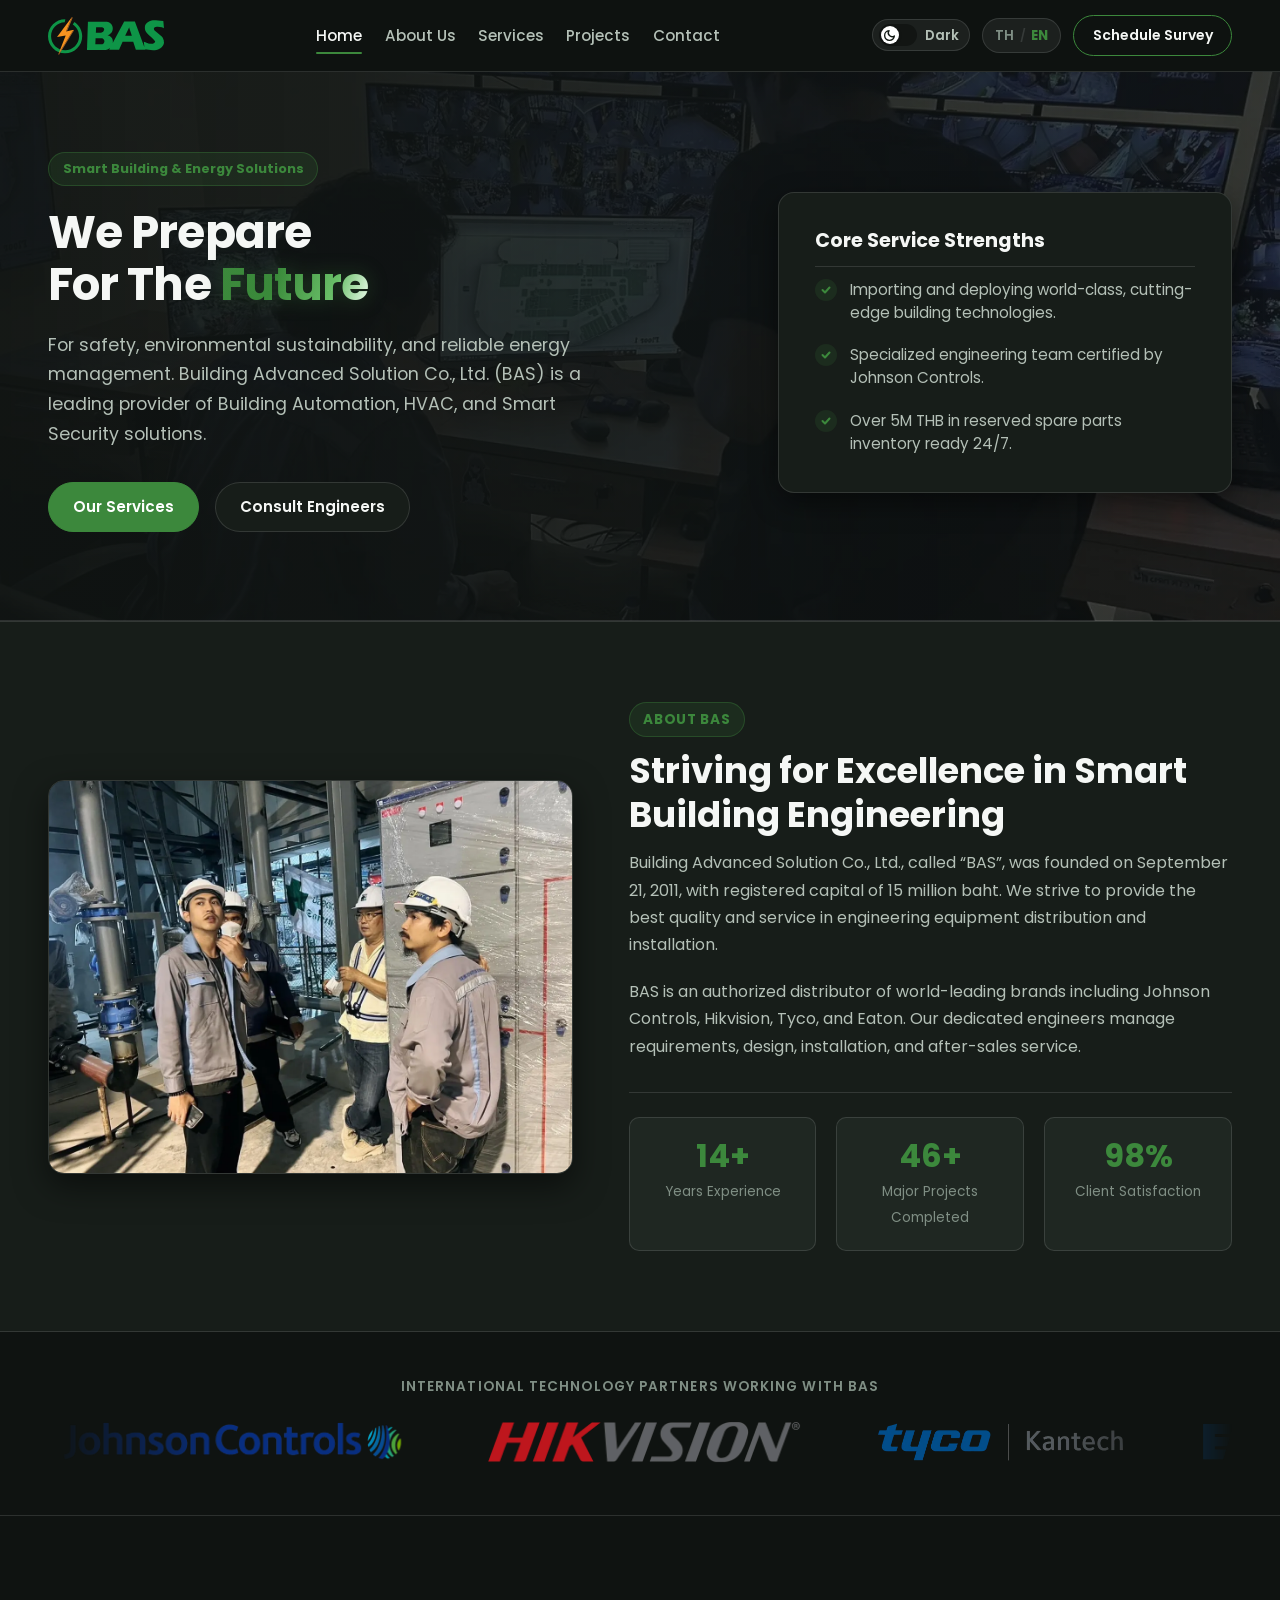
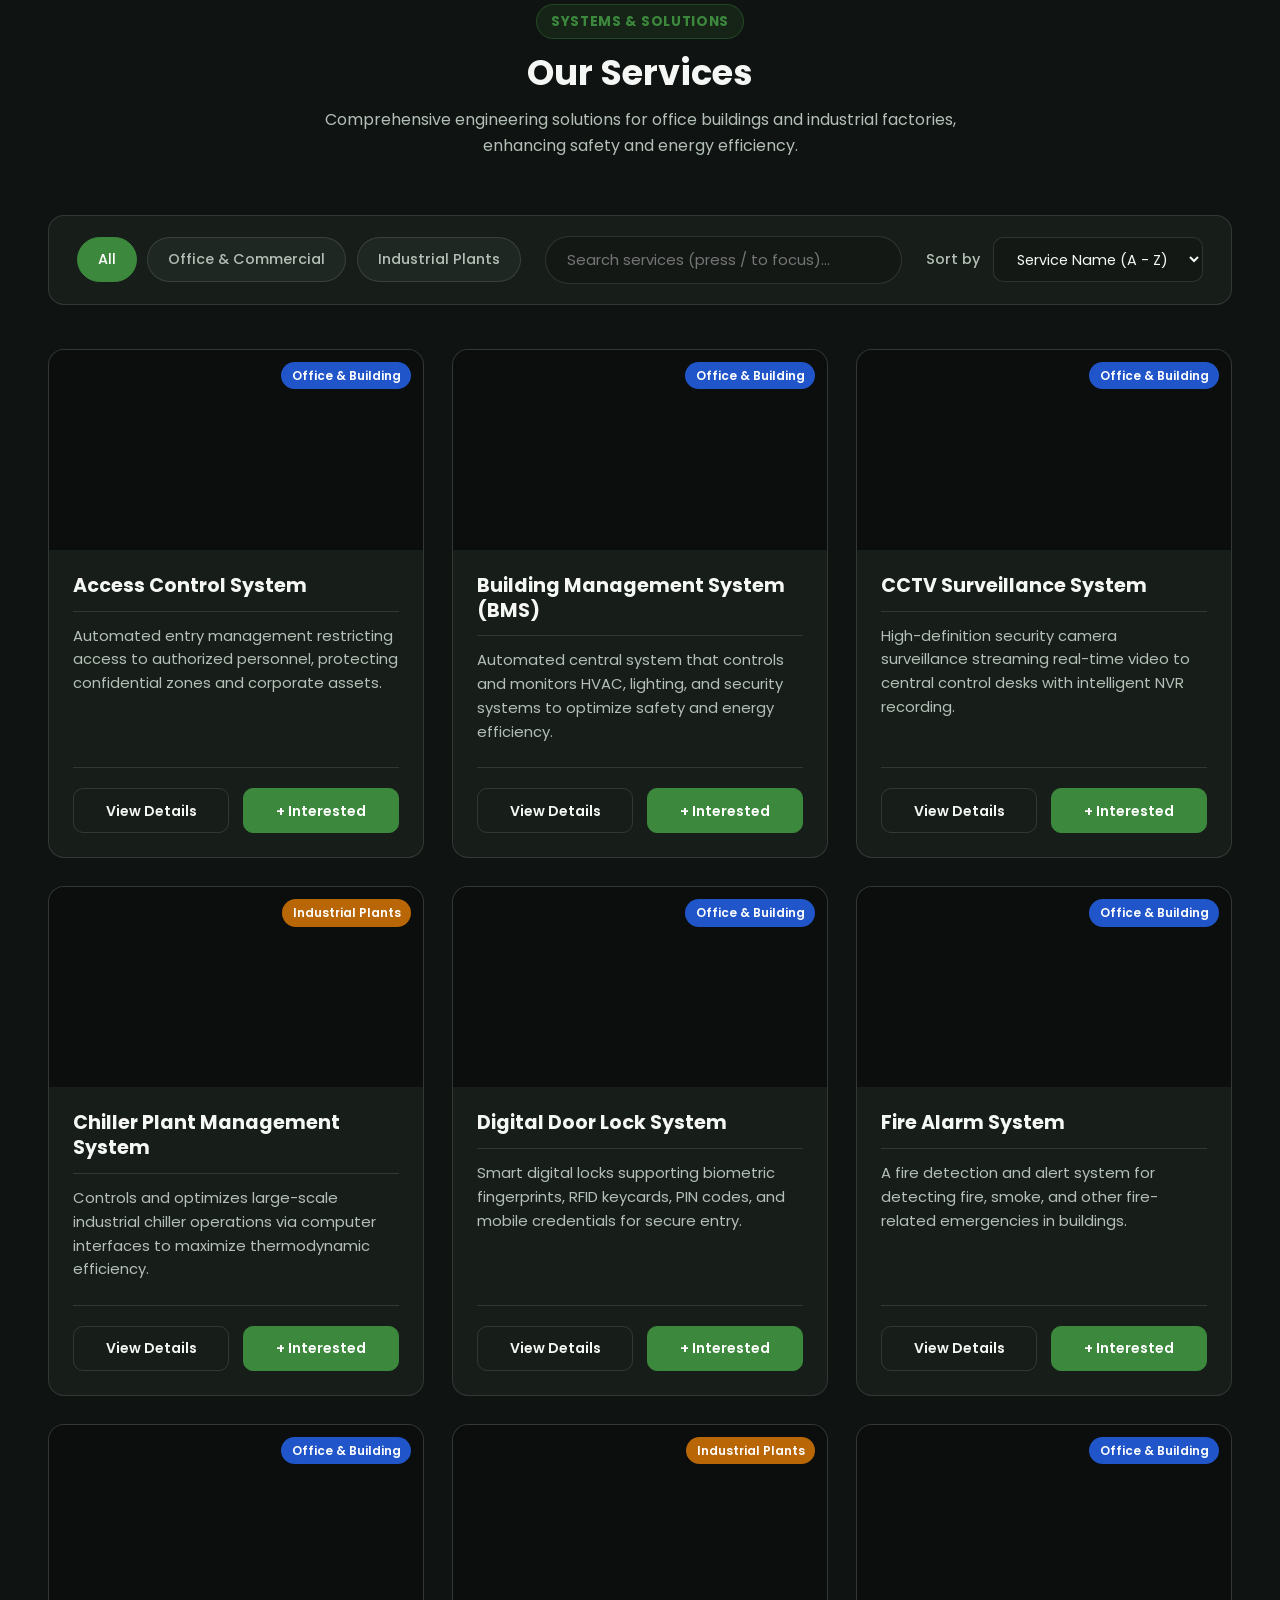
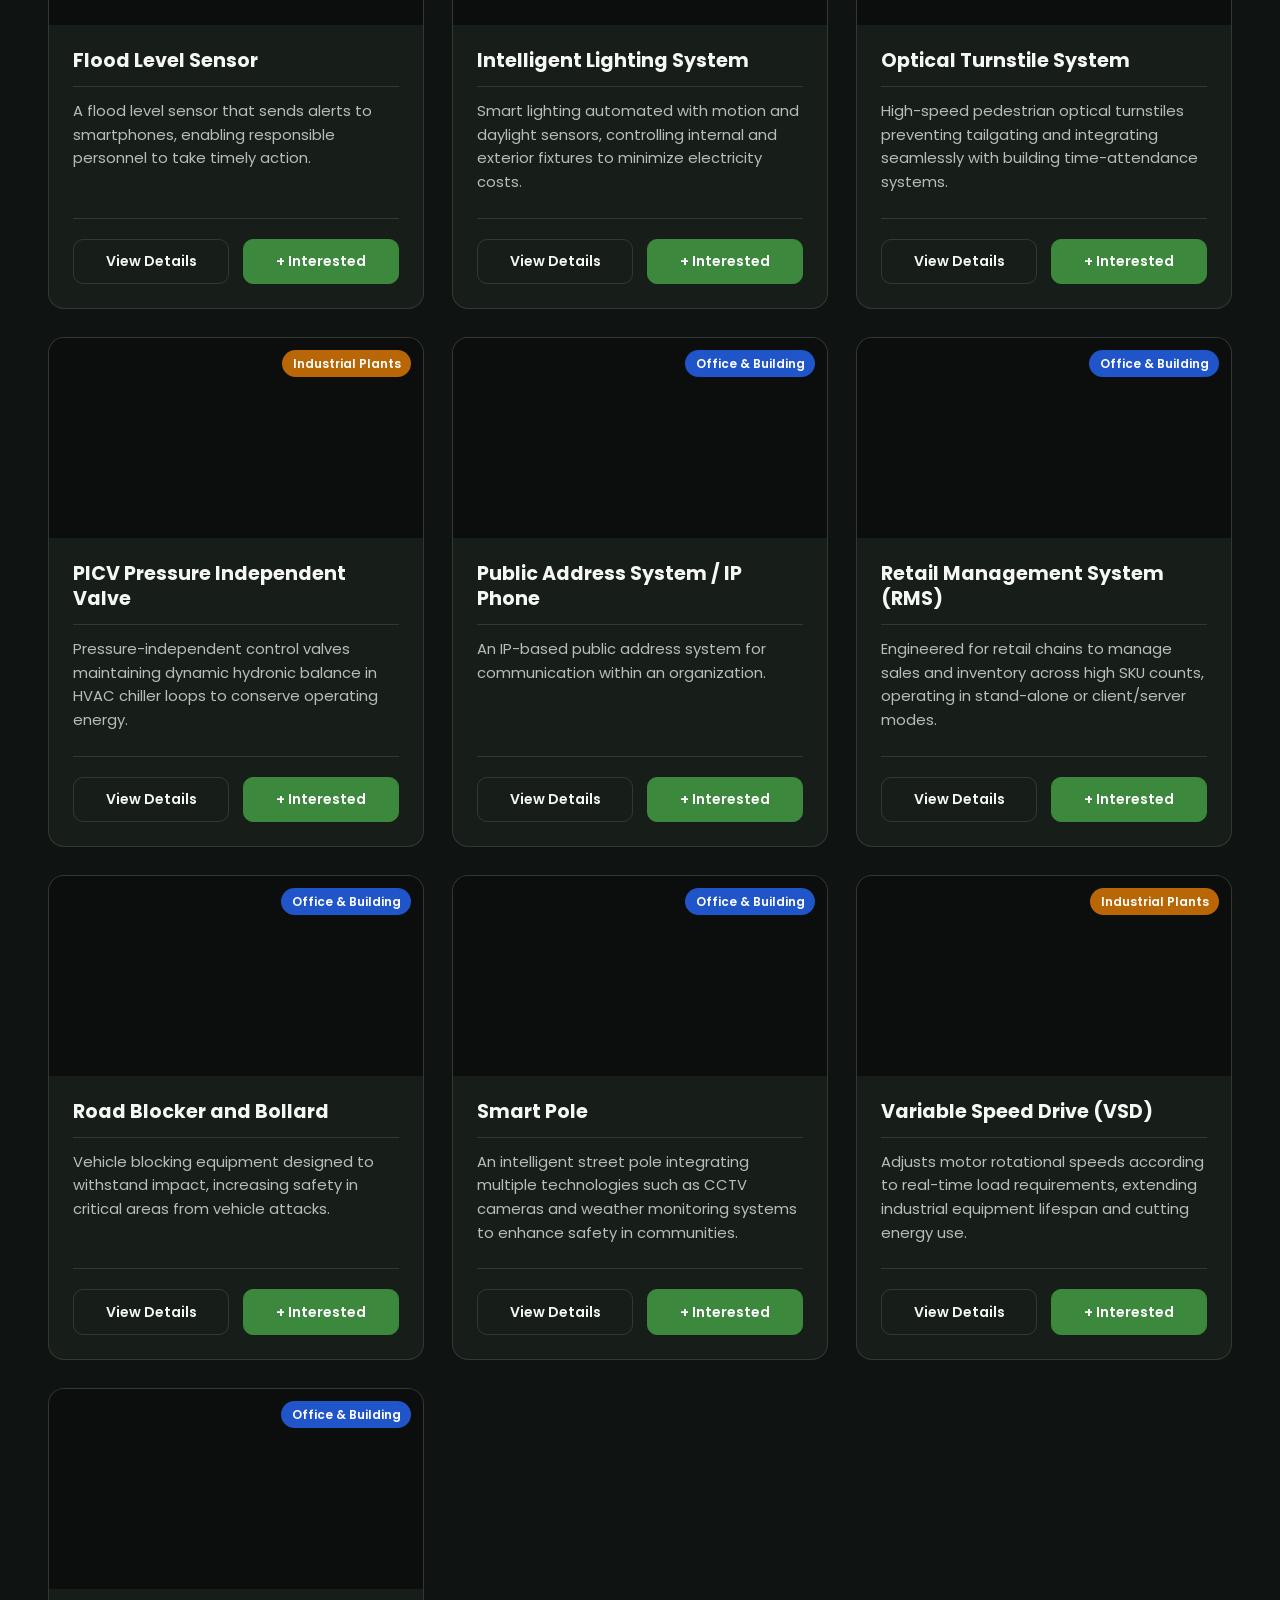
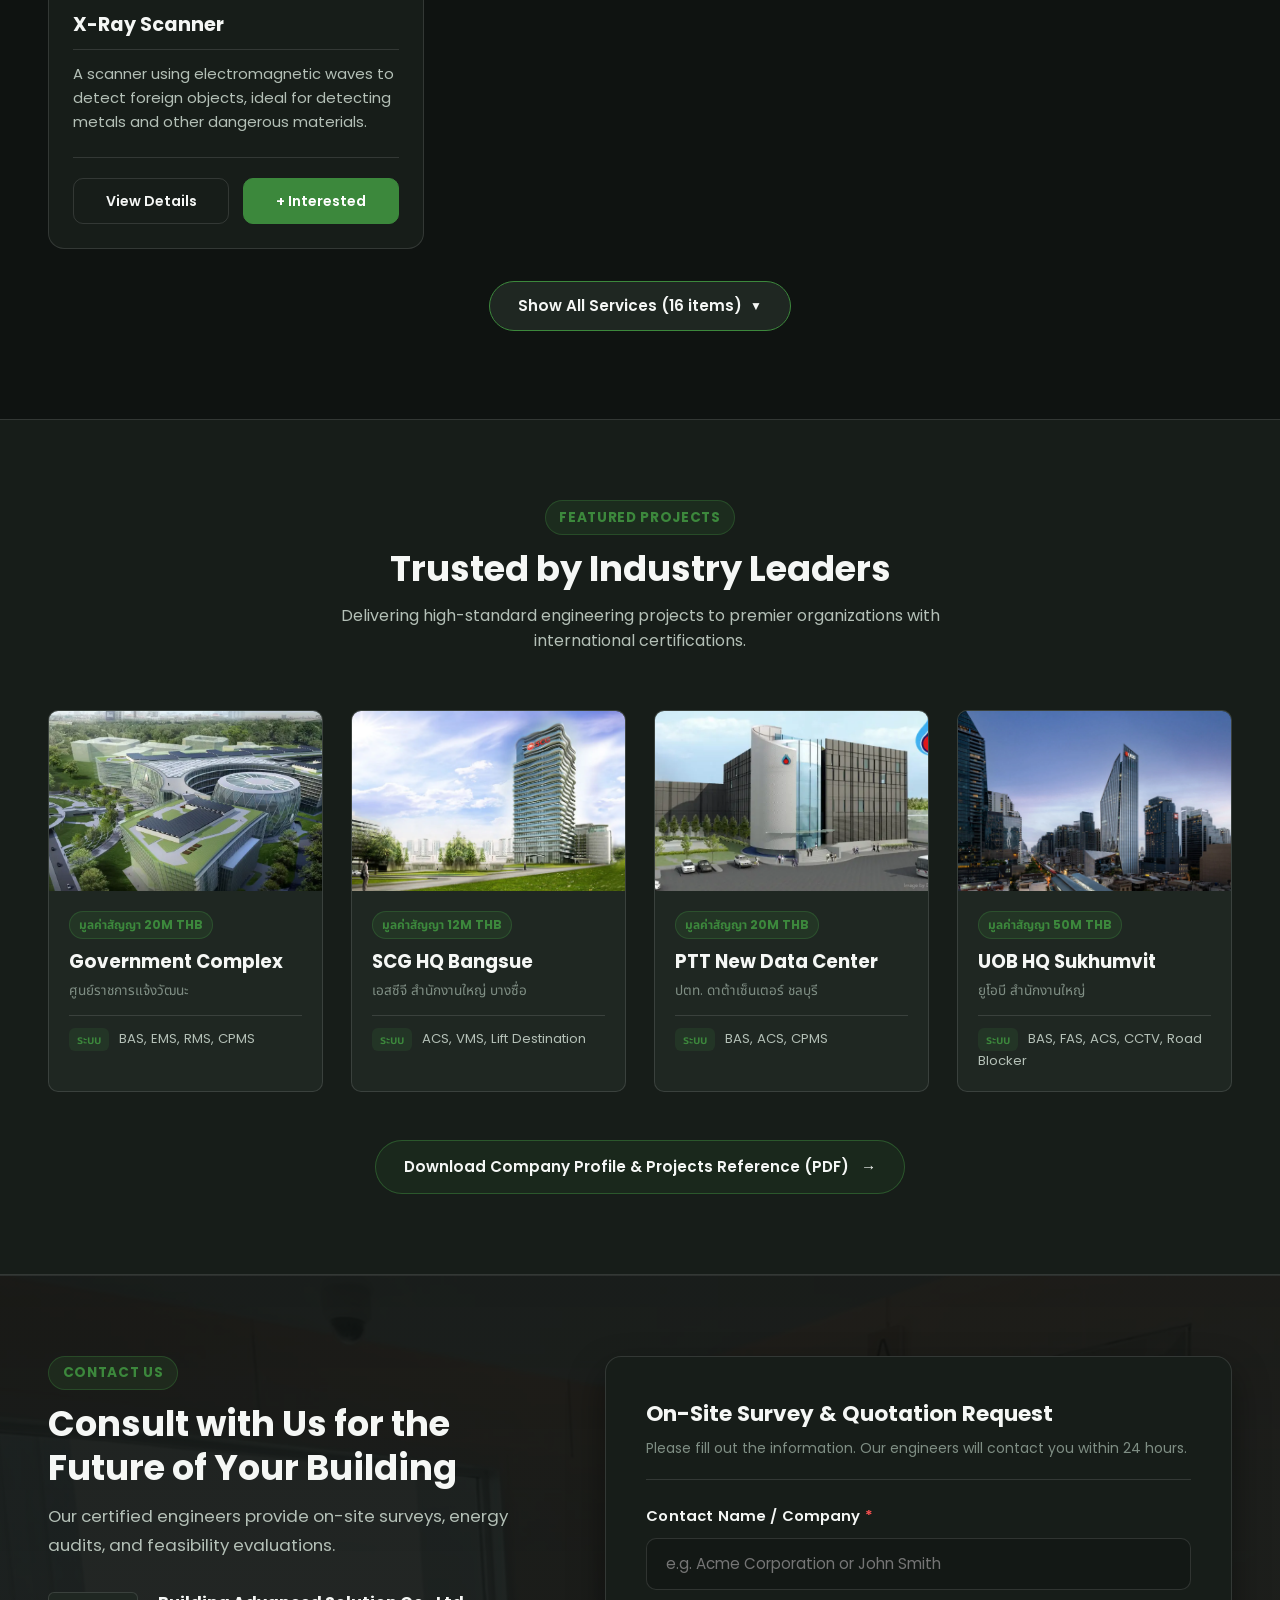
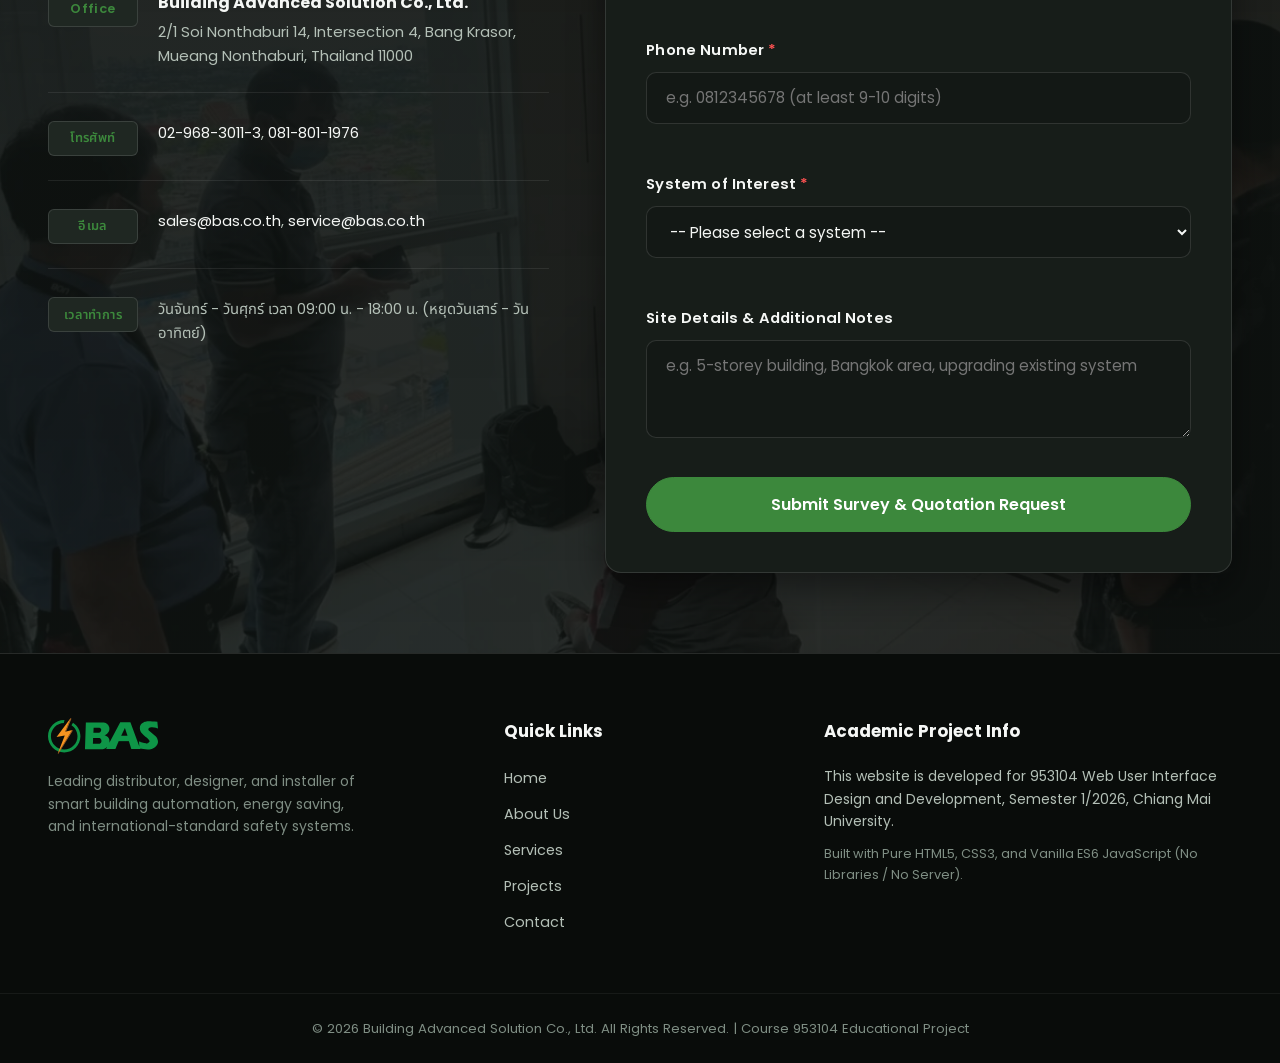
<file: site/index.html>
<!DOCTYPE html>
<html lang="en" data-theme="dark">
<head>
  <meta charset="UTF-8">
  <meta name="viewport" content="width=device-width, initial-scale=1.0">
  <title>BAS - Building Advanced Solution | Smart Building Engineering & Solutions</title>
  <link rel="icon" type="image/x-icon" href="favicon.ico">
  <link rel="stylesheet" href="css/style.css">
</head>
<body>

  <!-- ==================== HEADER LANDMARK ==================== -->
  <header class="site-header">
    <div class="container header-container">
      <a href="#hero" class="brand-link" aria-label="กลับสู่หน้าแรก BAS">
        <img src="images/logo.svg" alt="ตราสัญลักษณ์บริษัท บิวดิ้ง แอดวานซด์ โซลูชั่น จำกัด" class="brand-logo">
      </a>

      <!-- Desktop & Mobile Navigation Menu -->
      <nav id="main-nav" class="main-nav" aria-label="เมนูนำทางหลัก">
        <ul class="nav-list">
          <li class="nav-item"><a href="#hero" class="nav-link active" data-i18n="nav.home">หน้าแรก</a></li>
          <li class="nav-item"><a href="#about" class="nav-link" data-i18n="nav.about">เกี่ยวกับเรา</a></li>
          <li class="nav-item"><a href="#services" class="nav-link" data-i18n="nav.services">บริการ</a></li>
          <li class="nav-item"><a href="#projects" class="nav-link" data-i18n="nav.projects">ผลงานโครงการ</a></li>
          <li class="nav-item"><a href="#contact" class="nav-link" data-i18n="nav.contact">ติดต่อเรา</a></li>
        </ul>
      </nav>

      <!-- Action Button & Mobile Toggle -->
      <div class="header-actions">
        <!-- Professional Enterprise Theme Switcher -->
        <button type="button" id="theme-toggle-btn" class="theme-switch" role="switch" aria-checked="false" aria-label="Toggle Dark and Light theme" title="Toggle Theme (Dark / Light)">
          <span class="theme-switch-track">
            <span class="theme-switch-thumb">
              <svg class="theme-svg theme-svg-moon" width="13" height="13" viewBox="0 0 24 24" fill="none" stroke="currentColor" stroke-width="2.5" stroke-linecap="round" stroke-linejoin="round" aria-hidden="true">
                <path d="M21 12.79A9 9 0 1 1 11.21 3 7 7 0 0 0 21 12.79z"></path>
              </svg>
              <svg class="theme-svg theme-svg-sun" width="13" height="13" viewBox="0 0 24 24" fill="none" stroke="currentColor" stroke-width="2.5" stroke-linecap="round" stroke-linejoin="round" aria-hidden="true">
                <circle cx="12" cy="12" r="5"></circle>
                <line x1="12" y1="1" x2="12" y2="3"></line>
                <line x1="12" y1="21" x2="12" y2="23"></line>
                <line x1="4.22" y1="4.22" x2="5.64" y2="5.64"></line>
                <line x1="18.36" y1="18.36" x2="19.78" y2="19.78"></line>
                <line x1="1" y1="12" x2="3" y2="12"></line>
                <line x1="21" y1="12" x2="23" y2="12"></line>
                <line x1="4.22" y1="19.78" x2="5.64" y2="18.36"></line>
                <line x1="18.36" y1="5.64" x2="19.78" y2="4.22"></line>
              </svg>
            </span>
          </span>
          <span class="theme-switch-label" id="theme-mode-text">Dark</span>
        </button>



        <!-- Language Switcher Button (TH / EN) -->
        <button type="button" id="lang-toggle-btn" class="lang-toggle-btn" aria-label="Switch Language / สลับภาษา">
          <span class="lang-label" id="lang-code-th">TH</span>
          <span class="lang-divider">/</span>
          <span class="lang-label is-active" id="lang-code-en">EN</span>
        </button>
        <a href="#contact" class="btn btn-outline nav-cta" data-i18n="nav.cta">Schedule Survey</a>
        <button type="button" id="menu-toggle-btn" class="menu-toggle-btn" aria-expanded="false" aria-controls="main-nav" aria-label="เปิดหรือปิดเมนูนำทาง">
          <span class="hamburger-bar"></span>
          <span class="hamburger-bar"></span>
          <span class="hamburger-bar"></span>
        </button>
      </div>
    </div>
  </header>

  <!-- ==================== MAIN CONTENT LANDMARK ==================== -->
  <main>

    <!-- SECTION 1: HERO -->
    <section id="hero" class="hero-section" aria-labelledby="hero-heading">
      <div class="container hero-container">
        <div class="hero-content">
          <span class="hero-tag" data-i18n="hero.tag">Smart Building & Energy Solutions</span>
          <h1 id="hero-heading" class="hero-title">
            We Prepare <br>
            For The <span class="highlight-text">Future</span>
          </h1>
          <p class="hero-description" data-i18n="hero.desc">
            เพื่อความปลอดภัย พร้อมรักษาสิ่งแวดล้อม และพลังงานที่ยั่งยืน <br>
            บริษัท บิวดิ้ง แอดวานซด์ โซลูชั่น จำกัด (BAS) ผู้นำด้านระบบควบคุมอัตโนมัติภายในอาคาร ระบบปรับอากาศ HVAC และระบบรักษาความปลอดภัยอัจฉริยะครบวงจร
          </p>
          <div class="hero-actions">
            <a href="#services" class="btn btn-primary" data-i18n="hero.btnServices">ดูบริการของเรา</a>
            <a href="#contact" class="btn btn-secondary" data-i18n="hero.btnContact">ปรึกษาวิศวกร</a>
          </div>
        </div>

        <div class="hero-highlights-card">
          <h2 class="card-title" data-i18n="hero.cardTitle">หัวใจสำคัญของการบริการ</h2>
          <ul class="highlights-list">
            <li>
              <span class="check-icon" aria-hidden="true">
                <svg width="12" height="12" viewBox="0 0 12 12" fill="none">
                  <path d="M2.5 6L5 8.5L9.5 3.5" stroke="currentColor" stroke-width="2" stroke-linecap="round" stroke-linejoin="round"/>
                </svg>
              </span>
              <span data-i18n="hero.hl1">นำเข้าและติดตั้งเทคโนโลยีที่ทันสมัยสูงสุดระดับสากล</span>
            </li>
            <li>
              <span class="check-icon" aria-hidden="true">
                <svg width="12" height="12" viewBox="0 0 12 12" fill="none">
                  <path d="M2.5 6L5 8.5L9.5 3.5" stroke="currentColor" stroke-width="2" stroke-linecap="round" stroke-linejoin="round"/>
                </svg>
              </span>
              <span data-i18n="hero.hl2">ทีมวิศวกรผู้เชี่ยวชาญได้รับใบรับรองจาก Johnson Controls</span>
            </li>
            <li>
              <span class="check-icon" aria-hidden="true">
                <svg width="12" height="12" viewBox="0 0 12 12" fill="none">
                  <path d="M2.5 6L5 8.5L9.5 3.5" stroke="currentColor" stroke-width="2" stroke-linecap="round" stroke-linejoin="round"/>
                </svg>
              </span>
              <span data-i18n="hero.hl3">สต็อกอะไหล่สำรองมูลค่ากว่า 5 ล้านบาท พร้อมบริการ 24 ชม.</span>
            </li>
          </ul>
        </div>
      </div>
    </section>

    <!-- SECTION 2: ABOUT -->
    <section id="about" class="about-section" aria-labelledby="about-heading">
      <div class="container about-container">
        <div class="about-image-wrapper">
          <img src="images/about-image.webp" alt="ทีมงานวิศวกรมืออาชีพ บริษัท บิวดิ้ง แอดวานซด์ โซลูชั่น จำกัด ขณะปฏิบัติหน้าที่" class="about-img">
        </div>
        <div class="about-content">
          <span class="section-tag" data-i18n="about.tag">เกี่ยวกับ BAS</span>
          <h2 id="about-heading" class="section-title" data-i18n="about.title">มุ่งสู่ความเป็นเลิศในงานวิศวกรรมอาคารอัจฉริยะ</h2>
          <p class="about-text" data-i18n="about.desc1">
            บริษัท บิวดิ้ง แอดวานซด์ โซลูชั่น จำกัด หรือ <strong>“BAS”</strong> ก่อตั้งขึ้นเมื่อวันที่ 21 กันยายน 2554 ด้วยทุนจดทะเบียน 15 ล้านบาท โดยมีเป้าหมายว่า เรามุ่งสู่บริษัทที่มีคุณภาพและการบริการที่ดีที่สุดในการจัดจำหน่ายและติดตั้งอุปกรณ์ในงานวิศวกรรม
          </p>
          <p class="about-text" data-i18n="about.desc2">
            BAS เป็นตัวแทนจำหน่ายอย่างเป็นทางการของกลุ่มบริษัทชั้นนำระดับโลก เช่น Johnson Controls, Hikvision, Tyco, Eaton เรามีทีมวิศวกรเฉพาะทางพร้อมดูแลตั้งแต่วิเคราะห์ความต้องการ ออกแบบ ติดตั้ง จนถึงบริการหลังการขาย
          </p>

          <!-- Stats Grid -->
          <div class="stats-grid">
            <div class="stat-card">
              <span class="stat-number" data-target="15" data-suffix="+">15+</span>
              <span class="stat-label" data-i18n="about.statExp">ปีแห่งประสบการณ์</span>
            </div>
            <div class="stat-card">
              <span class="stat-number" data-target="47" data-suffix="+">47+</span>
              <span class="stat-label" data-i18n="about.statProj">โครงการขนาดใหญ่สำเร็จ</span>
            </div>
            <div class="stat-card">
              <span class="stat-number" data-target="100" data-suffix="%">100%</span>
              <span class="stat-label" data-i18n="about.statSat">ความพึงพอใจของลูกค้า</span>
            </div>
          </div>
        </div>
      </div>
    </section>

    <!-- SECTION 2.5: PARTNERS MARQUEE (PURE CSS ANIMATION - ZERO JS) -->
    <section class="partners-section" aria-label="พันธมิตรระดับสากล">
      <div class="container text-center">
        <p class="partners-label" data-i18n="partners.label">พันธมิตรทางเทคโนโลยีระดับสากลที่ร่วมงานกับ BAS</p>
        <div class="marquee-wrapper">
          <div class="marquee-track">
            <!-- First set of partner logos -->
            <div class="partner-logo-item">
              <img src="images/partners/JC.webp" alt="โลโก้บริษัท Johnson Controls" class="partner-logo">
            </div>
            <div class="partner-logo-item">
              <img src="images/partners/Hikvision.webp" alt="โลโก้บริษัท Hikvision" class="partner-logo">
            </div>
            <div class="partner-logo-item">
              <img src="images/partners/tyco.webp" alt="โลโก้บริษัท Tyco" class="partner-logo">
            </div>
            <div class="partner-logo-item">
              <img src="images/partners/EATON.webp" alt="โลโก้บริษัท Eaton" class="partner-logo">
            </div>
            <!-- Duplicated set for seamless continuous CSS loop -->
            <div class="partner-logo-item">
              <img src="images/partners/JC.webp" alt="โลโก้บริษัท Johnson Controls" class="partner-logo">
            </div>
            <div class="partner-logo-item">
              <img src="images/partners/Hikvision.webp" alt="โลโก้บริษัท Hikvision" class="partner-logo">
            </div>
            <div class="partner-logo-item">
              <img src="images/partners/tyco.webp" alt="โลโก้บริษัท Tyco" class="partner-logo">
            </div>
            <div class="partner-logo-item">
              <img src="images/partners/EATON.webp" alt="โลโก้บริษัท Eaton" class="partner-logo">
            </div>
          </div>
        </div>
      </div>
    </section>

    <!-- SECTION 3: SERVICES (DYNAMIC LIST & FILTER & SEARCH) -->
    <section id="services" class="services-section" aria-labelledby="services-heading">
      <div class="container">
        <div class="section-header text-center">
          <span class="section-tag" data-i18n="services.tag">ระบบและบริการ</span>
          <h2 id="services-heading" class="section-title" data-i18n="services.title">บริการของเรา</h2>
          <p class="section-subtitle" data-i18n="services.subtitle">
            บริการครอบคลุมทั้งอาคารสำนักงานและโรงงานอุตสาหกรรม เสริมความปลอดภัย เพิ่มประสิทธิภาพการประหยัดพลังงาน
          </p>
        </div>

        <!-- Controls Bar: Filter, Search, Sort -->
        <div class="services-controls-bar">
          <!-- Filter Buttons (Feature 5) -->
          <div class="filter-group" role="group" aria-label="กรองประเภทของบริการ">
            <button type="button" class="filter-btn active" data-category="all" data-i18n="services.filterAll">ทั้งหมด</button>
            <button type="button" class="filter-btn" data-category="office" data-i18n="services.filterOffice">สำนักงานและอาคาร</button>
            <button type="button" class="filter-btn" data-category="factory" data-i18n="services.filterFactory">โรงงานอุตสาหกรรม</button>
          </div>

          <!-- Search Input (Feature 5 & 7) -->
          <div class="search-wrapper">
            <label for="service-search-input" class="visually-hidden" data-i18n="services.searchLabel">ค้นหาบริการ</label>
            <input 
              type="search" 
              id="service-search-input" 
              name="serviceSearch" 
              class="search-input" 
              placeholder="ค้นหาบริการ (กด / เพื่อค้นหา)..." 
              data-i18n-placeholder="services.searchPlaceholder"
              autocomplete="off"
            >
          </div>

          <!-- Sort Select (Feature 5) -->
          <div class="sort-wrapper">
            <label for="service-sort-select" class="sort-label" data-i18n="services.sortLabel">จัดเรียงตาม</label>
            <select id="service-sort-select" name="serviceSort" class="sort-select">
              <option value="name-asc" data-i18n="services.sortAsc">ชื่อบริการ (ก - ฮ)</option>
              <option value="name-desc" data-i18n="services.sortDesc">ชื่อบริการ (ฮ - ก)</option>
            </select>
          </div>
        </div>

        <!-- Dynamic Container for Cards (Rendered by JS in Iteration 2) -->
        <div id="services-grid-container" class="services-grid" aria-live="polite">
          <!-- Dynamically populated by renderServices() in app.js -->
        </div>

        <!-- Expand / Collapse Button for Mobile (Shows initially 4 cards on small screens) -->
        <div id="expand-services-wrapper" class="expand-services-wrapper" hidden>
          <button type="button" id="expand-services-btn" class="btn btn-outline expand-services-btn" aria-expanded="false">
            <span id="expand-services-text" data-i18n="services.expandShowMore">ดูบริการทั้งหมด (10 รายการ)</span>
            <span id="expand-services-arrow" class="expand-arrow" aria-hidden="true">▼</span>
          </button>
        </div>

        <!-- Empty state message (when no search results match) -->
        <div id="no-results-msg" class="empty-state" hidden>
          <p data-i18n="services.noResults">ไม่พบรายการบริการที่ตรงกับเงื่อนไขการค้นหาของคุณ</p>
        </div>
      </div>
    </section>

    <!-- SECTION 4: PROJECTS SHOWCASE -->
    <section id="projects" class="projects-section" aria-labelledby="projects-heading">
      <div class="container">
        <div class="section-header text-center">
          <span class="section-tag" data-i18n="projects.tag">ผลงานคุณภาพ</span>
          <h2 id="projects-heading" class="section-title" data-i18n="projects.title">โครงการที่ได้รับความไว้วางใจ</h2>
          <p class="section-subtitle" data-i18n="projects.subtitle">
            เราส่งมอบโครงการคุณภาพสูงแก่องค์กรชั้นนำระดับประเทศ ด้วยมาตรฐานและใบรับรองทางวิศวกรรมระดับสากล
          </p>
        </div>

        <div class="projects-grid">
          <!-- Project 1 -->
          <article class="project-card">
            <div class="project-img-wrapper">
              <img src="images/projects/gc.webp" alt="โครงการศูนย์ราชการแจ้งวัฒนะ ติดตั้งระบบ BAS" class="project-img">
            </div>
            <div class="project-info">
              <span class="project-badge">มูลค่าสัญญา 20M THB</span>
              <h3 class="project-title">Government Complex</h3>
              <p class="project-subtext">ศูนย์ราชการแจ้งวัฒนะ</p>
              <p class="project-systems"><span class="systems-label">ระบบ</span> BAS, EMS, RMS, CPMS</p>
            </div>
          </article>

          <!-- Project 2 -->
          <article class="project-card">
            <div class="project-img-wrapper">
              <img src="images/projects/scg.webp" alt="โครงการ SCG สำนักงานใหญ่บางซื่อ ติดตั้งระบบความปลอดภัย" class="project-img">
            </div>
            <div class="project-info">
              <span class="project-badge">มูลค่าสัญญา 12M THB</span>
              <h3 class="project-title">SCG HQ Bangsue</h3>
              <p class="project-subtext">เอสซีจี สำนักงานใหญ่ บางซื่อ</p>
              <p class="project-systems"><span class="systems-label">ระบบ</span> ACS, VMS, Lift Destination</p>
            </div>
          </article>

          <!-- Project 3 -->
          <article class="project-card">
            <div class="project-img-wrapper">
              <img src="images/projects/ptt_chonburi.webp" alt="โครงการศูนย์ข้อมูล ปตท. ชลบุรี" class="project-img">
            </div>
            <div class="project-info">
              <span class="project-badge">มูลค่าสัญญา 20M THB</span>
              <h3 class="project-title">PTT New Data Center</h3>
              <p class="project-subtext">ปตท. ดาต้าเซ็นเตอร์ ชลบุรี</p>
              <p class="project-systems"><span class="systems-label">ระบบ</span> BAS, ACS, CPMS</p>
            </div>
          </article>

          <!-- Project 4 -->
          <article class="project-card">
            <div class="project-img-wrapper">
              <img src="images/projects/uob.webp" alt="อาคารธนาคารยูโอบี สำนักงานใหญ่ สุขุมวิทและเพชรเกษม" class="project-img">
            </div>
            <div class="project-info">
              <span class="project-badge">มูลค่าสัญญา 50M THB</span>
              <h3 class="project-title">UOB HQ Sukhumvit</h3>
              <p class="project-subtext">ยูโอบี สำนักงานใหญ่</p>
              <p class="project-systems"><span class="systems-label">ระบบ</span> BAS, FAS, ACS, CCTV, Road Blocker</p>
            </div>
          </article>
        </div>

        <!-- Download Company Project Reference PDF -->
        <div class="projects-actions text-center">
          <a href="pdf/project-referrenceBAS.pdf" target="_blank" rel="noopener noreferrer" class="btn btn-outline btn-pdf-download">
            <span data-i18n="projects.downloadPdf">ดาวน์โหลดเอกสารผลงานโครงการ (Company Profile & Projects Reference PDF)</span>
            <span aria-hidden="true">&rarr;</span>
          </a>
        </div>
      </div>
    </section>

    <!-- SECTION 5: CONTACT & BOOKING FORM -->
    <section id="contact" class="contact-section" aria-labelledby="contact-heading">
      <div class="container contact-container">
        
        <!-- Contact Information Block -->
        <div class="contact-info-block">
          <span class="section-tag" data-i18n="contact.tag">ติดต่อเรา</span>
          <h2 id="contact-heading" class="section-title" data-i18n="contact.title">ปรึกษาเราเพื่ออนาคตของอาคารคุณ</h2>
          <p class="contact-lead-text" data-i18n="contact.lead">
            ยินดีให้คำปรึกษาและสำรวจหน้างานโดยทีมวิศวกรผู้เชี่ยวชาญ พร้อมประเมินความคุ้มค่าและประสิทธิภาพพลังงาน
          </p>

          <div class="contact-details-list">
            <div class="contact-item">
              <span class="contact-item-tag" data-i18n="contact.officeTag">สำนักงาน</span>
              <div class="contact-item-body">
                <strong class="contact-company-title" data-i18n="contact.companyName">บริษัท บิวดิ้ง แอดวานซด์ โซลูชั่น จำกัด</strong>
                <p data-i18n="contact.companyAddress">2/1 ซอยนนทบุรี 14 แยก 4 ตำบลบางกระสอ อำเภอเมืองนนทบุรี จังหวัดนนทบุรี 11000</p>
              </div>
            </div>

            <div class="contact-item">
              <span class="contact-item-tag">โทรศัพท์</span>
              <div class="contact-item-body">
                <p>
                  <a href="tel:029683011" class="contact-link">02-968-3011-3</a>, 
                  <a href="tel:0818011976" class="contact-link">081-801-1976</a>
                </p>
              </div>
            </div>

            <div class="contact-item">
              <span class="contact-item-tag">อีเมล</span>
              <div class="contact-item-body">
                <p>
                  <a href="mailto:sales@bas.co.th" class="contact-link">sales@bas.co.th</a>, 
                  <a href="mailto:service@bas.co.th" class="contact-link">service@bas.co.th</a>
                </p>
              </div>
            </div>

            <div class="contact-item">
              <span class="contact-item-tag">เวลาทำการ</span>
              <div class="contact-item-body">
                <p>วันจันทร์ - วันศุกร์ เวลา 09:00 น. - 18:00 น. (หยุดวันเสาร์ - วันอาทิตย์)</p>
              </div>
            </div>
          </div>
        </div>

        <!-- Interactive Booking Form (Feature 4: Form Validation) -->
        <div class="contact-form-block">
          <div class="form-card">
            <h3 class="form-title" data-i18n="contact.formTitle">แบบฟอร์มนัดหมายสำรวจหน้างาน / ขอใบเสนอราคา</h3>
            <p class="form-subtitle" data-i18n="contact.formSubtitle">กรุณากรอกข้อมูลให้ครบถ้วน วิศวกรจะติดต่อกลับภายใน 24 ชั่วโมง</p>

            <!-- Selected Services Summary Box (Feature 5 + 3 Connected Workflow) -->
            <div id="selected-services-box" class="selected-services-box" hidden>
              <div class="selected-services-header">
                <span class="selected-services-title">
                  <span data-i18n="contact.selectedTitle">ระบบที่คุณเลือกสนใจ</span>
                  (<strong id="selected-count-badge">0</strong>)
                </span>
                <span class="selected-services-hint" data-i18n="contact.selectedHint">คลิกที่ป้ายเพื่อยกเลิกรายการ</span>
              </div>
              <div id="selected-services-tags" class="selected-tags-wrapper">
                <!-- Dynamically populated by updateSelectedServicesUI() in app.js -->
              </div>
            </div>

            <form id="consultation-form" novalidate>
              <!-- Field 1: Customer Name -->
              <div class="form-group">
                <label for="contact-name" class="form-label">
                  <span data-i18n="contact.nameLabel">ชื่อผู้ติดต่อ / บริษัท</span> <span class="required-mark" aria-hidden="true">*</span>
                </label>
                <input 
                  type="text" 
                  id="contact-name" 
                  name="contactName" 
                  class="form-input" 
                  placeholder="เช่น บจก. พัฒนาอสังหาริมทรัพย์ หรือ วิชัย ใจดี"
                  data-i18n-placeholder="contact.namePlaceholder"
                  required
                >
                <span id="error-contact-name" class="inline-error-text" aria-live="polite"></span>
              </div>

              <!-- Field 2: Phone Number -->
              <div class="form-group">
                <label for="contact-phone" class="form-label">
                  <span data-i18n="contact.phoneLabel">เบอร์โทรศัพท์ติดต่อ</span> <span class="required-mark" aria-hidden="true">*</span>
                </label>
                <input 
                  type="tel" 
                  id="contact-phone" 
                  name="contactPhone" 
                  class="form-input" 
                  placeholder="เช่น 0812345678 (อย่างน้อย 9-10 หลัก)"
                  data-i18n-placeholder="contact.phonePlaceholder"
                  required
                >
                <span id="error-contact-phone" class="inline-error-text" aria-live="polite"></span>
              </div>

              <!-- Field 3: Service System Category -->
              <div class="form-group">
                <label for="contact-service" class="form-label">
                  <span data-i18n="contact.serviceLabel">ระบบงานที่ต้องการปรึกษา</span> <span class="required-mark" aria-hidden="true">*</span>
                </label>
                <select id="contact-service" name="contactService" class="form-select" required>
                  <option value="" data-i18n="contact.optDefault">-- กรุณาเลือกระบบงานที่ต้องการ --</option>
                  <option value="bms">Building Management System (BMS)</option>
                  <option value="chiller">Chiller Plant Management System</option>
                  <option value="access">Access Control & Turnstile</option>
                  <option value="cctv">CCTV Surveillance System</option>
                  <option value="lighting">Smart Lighting Control System</option>
                  <option value="hvac">Variable Speed Drive & Valves</option>
                  <option value="other" data-i18n="contact.optOther">ระบบอื่นๆ / วางแผนทั้งอาคาร</option>
                </select>
                <span id="error-contact-service" class="inline-error-text" aria-live="polite"></span>
              </div>

              <!-- Field 4: Additional Notes -->
              <div class="form-group">
                <label for="contact-notes" class="form-label" data-i18n="contact.notesLabel">
                  รายละเอียดสถานที่หรือข้อความเพิ่มเติม
                </label>
                <textarea 
                  id="contact-notes" 
                  name="contactNotes" 
                  class="form-textarea" 
                  rows="3" 
                  placeholder="เช่น ขนาดอาคาร 5 ชั้น, พื้นที่กรุงเทพฯ, ต้องการเปลี่ยนระบบเดิม"
                  data-i18n-placeholder="contact.notesPlaceholder"
                ></textarea>
              </div>

              <!-- Submit Button -->
              <button type="submit" id="submit-btn" class="btn btn-primary btn-submit" data-i18n="contact.submitBtn">
                ส่งข้อมูลขอนัดหมายสำรวจหน้างาน
              </button>

              <!-- Form Success Feedback Banner -->
              <div id="form-success-alert" class="alert-success" hidden role="alert">
                <p><strong>บันทึกข้อมูลเรียบร้อยแล้ว!</strong> ทีมวิศวกร BAS จะติดต่อกลับไปยังหมายเลขที่คุณแจ้งไว้โดยเร็วที่สุด</p>
              </div>
            </form>
          </div>
        </div>

      </div>
    </section>

  </main>

  <!-- ==================== FOOTER LANDMARK ==================== -->
  <footer class="site-footer">
    <div class="container footer-container">
      <div class="footer-col brand-col">
        <img src="images/logo.svg" alt="ตราสัญลักษณ์บริษัท บิวดิ้ง แอดวานซด์ โซลูชั่น จำกัด" class="footer-logo">
        <p class="footer-desc" data-i18n="footer.desc">
          ผู้นำการจัดจำหน่าย ออกแบบ และติดตั้งระบบวิศวกรรมอาคารอัจฉริยะ ประหยัดพลังงาน และเพิ่มความปลอดภัยระดับมาตรฐานสากล
        </p>
      </div>

      <div class="footer-col links-col">
        <h4 class="footer-title" data-i18n="footer.quickLinks">ลิงก์ด่วน</h4>
        <ul class="footer-links">
          <li><a href="#hero" data-i18n="nav.home">หน้าแรก</a></li>
          <li><a href="#about" data-i18n="nav.about">เกี่ยวกับเรา</a></li>
          <li><a href="#services" data-i18n="nav.services">บริการของเรา</a></li>
          <li><a href="#projects" data-i18n="nav.projects">ผลงานโครงการ</a></li>
          <li><a href="#contact" data-i18n="nav.contact">ติดต่อเรา</a></li>
        </ul>
      </div>

      <div class="footer-col academic-col">
        <h4 class="footer-title" data-i18n="footer.academicTitle">ข้อมูลโครงงานการศึกษา</h4>
        <p class="footer-academic-text" data-i18n="footer.academicText">
          เว็บไซต์นี้พัฒนาขึ้นสำหรับการเรียนการสอนวิชา <strong>953104 Web User Interface Design and Development</strong><br>
          ภาคเรียนที่ 1/2026 มหาวิทยาลัยเชียงใหม่
        </p>
        <p class="footer-academic-meta" data-i18n="footer.academicMeta">
          พัฒนาด้วย Pure HTML5, CSS3 และ Vanilla ES6 JavaScript (No Libraries / No Server)
        </p>
      </div>
    </div>

    <div class="footer-bottom">
      <div class="container text-center">
        <p data-i18n="footer.copyright">© 2026 Building Advanced Solution Co., Ltd. All Rights Reserved. | พัฒนาเพื่อการศึกษา วิชา 953104</p>
      </div>
    </div>
  </footer>

  <!-- ==================== NATIVE DIALOG MODAL (Feature 6) ==================== -->
  <dialog id="service-modal" class="native-dialog" aria-labelledby="dialog-title">
    <div class="dialog-box">
      <header class="dialog-header">
        <h3 id="dialog-title" class="dialog-heading" data-i18n="dialog.title">รายละเอียดบริการ</h3>
        <button type="button" id="dialog-close-btn" class="dialog-close-btn" aria-label="ปิดหน้าต่างนี้">&times;</button>
      </header>

      <div id="dialog-body-content" class="dialog-body">
        <!-- Content will be injected dynamically by JavaScript in Iteration 2 / 5 -->
        <p>กำลังโหลดข้อมูลบริการ...</p>
      </div>

      <footer class="dialog-footer">
        <button type="button" id="dialog-confirm-btn" class="btn btn-secondary" data-i18n="dialog.close">ปิดหน้าต่าง (Esc)</button>
      </footer>
    </div>
  </dialog>



  <!-- External Vanilla JavaScript -->
  <script src="js/app.js"></script>
</body>
</html>
</file>
<file: site/css/style.css>
/* ==========================================================================
   BAS WEBSITE - STYLESHEET (Course 953104 Term Project)
   Tech Stack: Pure CSS3 (Flexbox, CSS Grid, Custom Properties, Media Queries)
   No external frameworks (Zero Tailwind, Zero Bootstrap, Zero External CDNs)
   ========================================================================== */

/* --------------------------------------------------------------------------
   0. LOCAL FONTS (POPPINS & NOTO SANS THAI) - 100% OFFLINE VIA RELATIVE PATH
   -------------------------------------------------------------------------- */
@font-face {
  font-family: 'Poppins';
  src: url('../fonts/Poppins-Regular.ttf') format('truetype');
  font-weight: 400;
  font-style: normal;
}
@font-face {
  font-family: 'Poppins';
  src: url('../fonts/Poppins-Medium.ttf') format('truetype');
  font-weight: 500;
  font-style: normal;
}
@font-face {
  font-family: 'Poppins';
  src: url('../fonts/Poppins-SemiBold.ttf') format('truetype');
  font-weight: 600;
  font-style: normal;
}
@font-face {
  font-family: 'Poppins';
  src: url('../fonts/Poppins-Bold.ttf') format('truetype');
  font-weight: 700;
  font-style: normal;
}
@font-face {
  font-family: 'Noto Sans Thai';
  src: url('../fonts/NotoSansThai-VariableFont_wdth,wght.ttf') format('truetype');
  font-weight: 100 900;
  font-style: normal;
}

/* --------------------------------------------------------------------------
   1. CSS RESET & DESIGN SYSTEM VARIABLES
   -------------------------------------------------------------------------- */
:root {
  /* Color Palette */
  --color-primary: #3c883c;
  --color-primary-hover: #2e6e2e;
  --color-primary-light: rgba(60, 136, 60, 0.15);
  --color-primary-glow: rgba(60, 136, 60, 0.35);

  --color-bg-dark: #0f1311;
  --color-bg-surface: #171d19;
  --color-bg-card: #1f2722;
  --color-bg-input: #131815;

  --color-text-main: #f5f7f5;
  --color-text-muted: #b4c0b7;
  --color-text-dim: #7f8e84;

  --color-border: rgba(255, 255, 255, 0.12);
  --color-border-focus: #3c883c;

  --color-header-bg: rgba(15, 19, 17, 0.85);
  --color-hero-overlay: linear-gradient(to right, rgba(15, 19, 17, 0.94) 0%, rgba(15, 19, 17, 0.82) 55%, rgba(15, 19, 17, 0.65) 100%);
  --color-contact-overlay: linear-gradient(to bottom, rgba(15, 19, 17, 0.94) 0%, rgba(15, 19, 17, 0.88) 100%);
  --color-mobile-nav-bg: rgba(15, 19, 17, 0.98);
  --card-shadow: 0 10px 28px rgba(0, 0, 0, 0.45);
  --color-img-placeholder: #0b0e0c;

  --color-error: #ff5252;
  --color-success: #2ecc71;
  --color-badge-office: #2563eb;
  --color-badge-factory: #d97706;

  /* Typography */
  --font-family: 'Poppins', 'Noto Sans Thai', -apple-system, BlinkMacSystemFont, "Segoe UI", Roboto, sans-serif;
  --font-size-base: 1rem;
  --line-height-base: 1.6;

  /* Layout & Spacing */
  --container-max-width: 1240px;
  --container-padding: 1.75rem;
  --header-height: 72px;
  --radius-sm: 6px;
  --radius-md: 10px;
  --radius-lg: 16px;
  --radius-full: 9999px;

  /* Transitions */
  --transition-fast: 0.2s ease;
  --transition-normal: 0.3s ease;
}

/* Light Theme Variables (High Contrast, Enterprise Calibrated) */
[data-theme="light"] {
  --color-primary: #1f6b24;
  --color-primary-hover: #17541b;
  --color-primary-light: rgba(31, 107, 36, 0.08);
  --color-primary-glow: rgba(31, 107, 36, 0.12);

  --color-bg-dark: #f8faf8;
  --color-bg-surface: #ffffff;
  --color-bg-card: #ffffff;
  --color-bg-input: #ffffff;

  --color-text-main: #0d1610;
  --color-text-muted: #38483d;
  --color-text-dim: #5c6e61;

  --color-border: #dfe5e0;
  --color-border-focus: #1f6b24;

  --color-header-bg: rgba(255, 255, 255, 0.94);
  --color-hero-overlay: linear-gradient(to right, rgba(248, 250, 248, 0.96) 0%, rgba(248, 250, 248, 0.88) 55%, rgba(248, 250, 248, 0.75) 100%);
  --color-contact-overlay: linear-gradient(to bottom, rgba(248, 250, 248, 0.97) 0%, rgba(248, 250, 248, 0.92) 100%);
  --color-mobile-nav-bg: rgba(255, 255, 255, 0.98);
  --card-shadow: 0 4px 16px rgba(0, 0, 0, 0.06);
  --color-img-placeholder: #edf2ee;
}

/* CSS Reset ensuring zero horizontal overflow */
*, *::before, *::after {
  box-sizing: border-box;
  margin: 0;
  padding: 0;
}

html {
  font-family: var(--font-family);
  font-size: 16px;
  line-height: var(--line-height-base);
  color: var(--color-text-main);
  background-color: var(--color-bg-dark);
  scroll-behavior: smooth;
  scroll-padding-top: var(--header-height);
  -webkit-text-size-adjust: 100%;
}

body {
  min-height: 100vh;
  display: flex;
  flex-direction: column;
  overflow-x: hidden;
  background-color: var(--color-bg-dark);
}

img {
  max-width: 100%;
  height: auto;
  display: block;
}

a {
  color: inherit;
  text-decoration: none;
  transition: color var(--transition-fast);
}

button, input, select, textarea {
  font: inherit;
  color: inherit;
}

ul, ol {
  list-style: none;
}

/* Screen reader utility */
.visually-hidden {
  position: absolute;
  width: 1px;
  height: 1px;
  padding: 0;
  margin: -1px;
  overflow: hidden;
  clip: rect(0, 0, 0, 0);
  white-space: nowrap;
  border: 0;
}

/* --------------------------------------------------------------------------
   2. REUSABLE CONTAINER & BUTTONS
   -------------------------------------------------------------------------- */
.container {
  width: 100%;
  max-width: var(--container-max-width);
  margin-left: auto;
  margin-right: auto;
  padding-left: var(--container-padding);
  padding-right: var(--container-padding);
}

.text-center {
  text-align: center;
}

/* Base Buttons */
.btn {
  display: inline-flex;
  align-items: center;
  justify-content: center;
  gap: 0.5rem;
  padding: 0.75rem 1.5rem;
  font-size: 0.95rem;
  font-weight: 600;
  border-radius: var(--radius-full);
  border: 1px solid transparent;
  cursor: pointer;
  transition: all var(--transition-fast);
  text-decoration: none;
}

.btn:focus-visible {
  outline: 2px solid var(--color-primary);
  outline-offset: 3px;
}

.btn-primary {
  background-color: var(--color-primary);
  color: #ffffff;
  border-color: var(--color-primary);
}

.btn-primary:hover {
  background-color: var(--color-primary-hover);
  border-color: var(--color-primary-hover);
  box-shadow: 0 4px 14px var(--color-primary-glow);
}

.btn-secondary {
  background-color: var(--color-bg-surface);
  color: var(--color-text-main);
  border-color: var(--color-border);
}

.btn-secondary:hover {
  background-color: var(--color-bg-card);
  border-color: var(--color-text-dim);
}

.btn-outline {
  background-color: transparent;
  color: var(--color-text-main);
  border-color: var(--color-primary);
}

.btn-outline:hover {
  background-color: var(--color-primary);
  color: #ffffff;
}

/* Section Common Titles & Badges */
.section-tag {
  display: inline-block;
  padding: 0.35rem 0.85rem;
  background-color: var(--color-primary-light);
  color: var(--color-primary);
  font-size: 0.85rem;
  font-weight: 700;
  border-radius: var(--radius-full);
  text-transform: uppercase;
  letter-spacing: 0.05em;
  margin-bottom: 0.75rem;
  border: 1px solid var(--color-primary-glow);
}

.section-title {
  font-size: clamp(1.65rem, 3vw, 2.2rem);
  font-weight: 700;
  color: var(--color-text-main);
  line-height: 1.25;
  margin-bottom: 0.75rem;
}

.section-subtitle {
  font-size: 1rem;
  color: var(--color-text-muted);
  max-width: 650px;
  margin: 0 auto;
}

.section-header {
  margin-bottom: 3.5rem;
}

/* --------------------------------------------------------------------------
   3. HEADER & NAVIGATION (FLEXBOX)
   -------------------------------------------------------------------------- */
.site-header {
  position: sticky;
  top: 0;
  z-index: 1000;
  height: var(--header-height);
  background-color: var(--color-header-bg);
  backdrop-filter: blur(12px);
  -webkit-backdrop-filter: blur(12px);
  border-bottom: 1px solid var(--color-border);
}

.header-container {
  display: flex;
  align-items: center;
  justify-content: space-between;
  height: 100%;
}

.brand-link {
  display: flex;
  align-items: center;
}

.brand-logo {
  height: 38px;
  width: auto;
}

.main-nav {
  display: flex;
  align-items: center;
}

.nav-list {
  display: flex;
  align-items: center;
  gap: 1.4rem;
}

.nav-link {
  font-size: 0.95rem;
  font-weight: 500;
  color: var(--color-text-muted);
  padding: 0.5rem 0;
  position: relative;
}

.nav-link:hover,
.nav-link.active {
  color: var(--color-text-main);
}

.nav-link.active::after,
.nav-link:hover::after {
  content: "";
  position: absolute;
  bottom: 0;
  left: 0;
  width: 100%;
  height: 2px;
  background-color: var(--color-primary);
  border-radius: var(--radius-full);
}

.header-actions {
  display: flex;
  align-items: center;
  gap: 0.75rem;
}

/* Professional Enterprise Theme Switch */
.theme-switch {
  display: inline-flex;
  align-items: center;
  gap: 0.5rem;
  padding: 0.25rem 0.65rem 0.25rem 0.35rem;
  background-color: rgba(255, 255, 255, 0.06);
  border: 1px solid var(--color-border);
  border-radius: var(--radius-full);
  color: var(--color-text-main);
  cursor: pointer;
  transition: all var(--transition-fast);
  font-family: inherit;
}

.theme-switch:hover {
  border-color: var(--color-primary);
  background-color: rgba(255, 255, 255, 0.12);
}

[data-theme="light"] .theme-switch {
  background-color: #eef3ef;
  border-color: var(--color-border);
}

[data-theme="light"] .theme-switch:hover {
  background-color: #e3ebe5;
  border-color: var(--color-primary);
}

.theme-switch-track {
  position: relative;
  width: 38px;
  height: 22px;
  background-color: rgba(0, 0, 0, 0.35);
  border-radius: var(--radius-full);
  transition: background-color var(--transition-fast);
  display: flex;
  align-items: center;
}

[data-theme="light"] .theme-switch-track {
  background-color: #c8d8cb;
}

.theme-switch-thumb {
  position: absolute;
  left: 2px;
  width: 18px;
  height: 18px;
  background-color: #ffffff;
  border-radius: 50%;
  display: flex;
  align-items: center;
  justify-content: center;
  color: #121914;
  box-shadow: 0 1px 3px rgba(0, 0, 0, 0.3);
  transition: transform 0.25s cubic-bezier(0.16, 1, 0.3, 1), color var(--transition-fast);
}

.theme-switch.is-light .theme-switch-thumb {
  transform: translateX(16px);
  color: #1f6b24;
}

.theme-svg-sun {
  display: none;
}

.theme-switch.is-light .theme-svg-moon {
  display: none;
}

.theme-switch.is-light .theme-svg-sun {
  display: block;
}

.theme-switch-label {
  font-size: 0.825rem;
  font-weight: 600;
  color: var(--color-text-muted);
  user-select: none;
  min-width: 30px;
  text-align: left;
}


.lang-toggle-btn {
  display: inline-flex;
  align-items: center;
  gap: 0.35rem;
  padding: 0.4rem 0.75rem;
  background-color: rgba(255, 255, 255, 0.06);
  border: 1px solid var(--color-border);
  border-radius: var(--radius-full);
  color: var(--color-text-dim);
  font-size: 0.825rem;
  font-weight: 600;
  cursor: pointer;
  transition: all var(--transition-fast);
}

.lang-toggle-btn:hover {
  background-color: rgba(255, 255, 255, 0.12);
  border-color: var(--color-primary);
  color: var(--color-text-main);
}

[data-theme="light"] .lang-toggle-btn {
  background-color: rgba(0, 0, 0, 0.04);
}

[data-theme="light"] .lang-toggle-btn:hover {
  background-color: rgba(0, 0, 0, 0.08);
}

.lang-label {
  transition: color var(--transition-fast);
}

.lang-label.is-active {
  color: var(--color-primary);
  font-weight: 700;
}

.lang-divider {
  color: var(--color-border);
  font-size: 0.75rem;
}

.nav-cta {
  padding: 0.5rem 1.15rem;
  font-size: 0.875rem;
}

.menu-toggle-btn {
  display: none;
  flex-direction: column;
  justify-content: space-around;
  width: 40px;
  height: 40px;
  padding: 8px;
  background-color: transparent;
  border: 1px solid var(--color-border);
  border-radius: var(--radius-sm);
  cursor: pointer;
}

.hamburger-bar {
  width: 100%;
  height: 2px;
  background-color: var(--color-text-main);
  border-radius: 2px;
  transition: all var(--transition-fast);
}

/* --------------------------------------------------------------------------
   4. SECTION 1: HERO (GRID & FLEXBOX)
   -------------------------------------------------------------------------- */
.hero-section {
  position: relative;
  padding: 5rem 0 5.5rem;
  background-color: var(--color-bg-dark);
  background: var(--color-hero-overlay),
              url('../images/hero-bg.webp') center / cover no-repeat;
  border-bottom: 1px solid var(--color-border);
}

.hero-container {
  display: grid;
  grid-template-columns: 1.2fr 0.8fr;
  align-items: center;
  gap: 3rem;
}

.hero-content {
  perspective: 1000px;
}

.hero-tag {
  display: inline-block;
  padding: 0.35rem 0.85rem;
  background-color: var(--color-primary-light);
  color: var(--color-primary);
  font-size: 0.8rem;
  font-weight: 700;
  border-radius: var(--radius-full);
  margin-bottom: 1.25rem;
  border: 1px solid var(--color-primary-glow);
}

.hero-title {
  font-size: clamp(2rem, 3.8vw, 2.85rem);
  font-weight: 800;
  line-height: 1.15;
  color: var(--color-text-main);
  margin-bottom: 1.25rem;
  letter-spacing: -0.02em;
  transform-style: preserve-3d;
  transition: transform 0.15s ease-out;
  will-change: transform;
}

.highlight-text {
  background: linear-gradient(
    110deg,
    var(--color-primary) 0%,
    #3a8a3a 20%,
    #6abf69 40%,
    #d4f0d4 50%,
    #6abf69 60%,
    #3a8a3a 80%,
    var(--color-primary) 100%
  );
  background-size: 200% auto;
  -webkit-background-clip: text;
  -webkit-text-fill-color: transparent;
  display: inline-block;
  animation: heroShimmer 4s ease-in-out infinite;
  filter: drop-shadow(0 0 10px var(--color-primary-glow));
}

[data-theme="light"] .highlight-text {
  background: linear-gradient(
    110deg,
    #17541b 0%,
    #1f6b24 25%,
    #2e8b35 50%,
    #1f6b24 75%,
    #17541b 100%
  );
  background-size: 200% auto;
  -webkit-background-clip: text;
  -webkit-text-fill-color: transparent;
  filter: none;
}

@keyframes heroShimmer {
  0% {
    background-position: -200% 0;
  }
  100% {
    background-position: 200% 0;
  }
}

.hero-description {
  font-size: 1.1rem;
  color: var(--color-text-muted);
  line-height: 1.7;
  margin-bottom: 2rem;
  max-width: 580px;
}

.hero-actions {
  display: flex;
  flex-wrap: wrap;
  gap: 1rem;
}

.hero-highlights-card {
  background-color: var(--color-bg-surface);
  border: 1px solid var(--color-border);
  border-radius: var(--radius-lg);
  padding: 2.25rem;
  box-shadow: var(--card-shadow);
}

.card-title {
  font-size: 1.35rem;
  font-weight: 700;
  color: var(--color-text-main);
  margin-bottom: 1.5rem;
  border-bottom: 1px solid var(--color-border);
  padding-bottom: 0.75rem;
}

.highlights-list li {
  display: flex;
  align-items: flex-start;
  gap: 0.85rem;
  margin-bottom: 1.25rem;
  color: var(--color-text-muted);
  font-size: 0.95rem;
  line-height: 1.5;
}

.highlights-list li:last-child {
  margin-bottom: 0;
}

.check-icon {
  display: inline-flex;
  align-items: center;
  justify-content: center;
  flex-shrink: 0;
  width: 22px;
  height: 22px;
  background-color: var(--color-primary-light);
  color: var(--color-primary);
  border-radius: var(--radius-full);
  font-size: 0.75rem;
  font-weight: bold;
}

/* --------------------------------------------------------------------------
   5. SECTION 2: ABOUT (GRID)
   -------------------------------------------------------------------------- */
.about-section {
  padding: 5rem 0;
  background-color: var(--color-bg-surface);
  border-top: 1px solid var(--color-border);
  border-bottom: 1px solid var(--color-border);
}

.about-container {
  display: grid;
  grid-template-columns: 1fr 1.15fr;
  align-items: center;
  gap: 3.5rem;
}

.about-image-wrapper {
  position: relative;
  border-radius: var(--radius-lg);
  overflow: hidden;
  border: 1px solid var(--color-border);
  box-shadow: 0 12px 32px rgba(0, 0, 0, 0.5);
}

.about-img {
  width: 100%;
  height: 100%;
  object-fit: cover;
  transition: transform var(--transition-normal);
}

.about-image-wrapper:hover .about-img {
  transform: scale(1.03);
}

.about-text {
  font-size: 1rem;
  color: var(--color-text-muted);
  line-height: 1.7;
  margin-bottom: 1.25rem;
}

.stats-grid {
  display: grid;
  grid-template-columns: repeat(3, 1fr);
  gap: 1.25rem;
  margin-top: 2rem;
  padding-top: 1.5rem;
  border-top: 1px solid var(--color-border);
}

.stat-card {
  background-color: var(--color-bg-card);
  padding: 1.25rem 1rem;
  border-radius: var(--radius-md);
  border: 1px solid var(--color-border);
  text-align: center;
}

.stat-number {
  display: block;
  font-size: 2rem;
  font-weight: 800;
  color: var(--color-primary);
  line-height: 1.1;
  margin-bottom: 0.35rem;
}

.stat-label {
  font-size: 0.85rem;
  color: var(--color-text-dim);
}

/* --------------------------------------------------------------------------
   5.5 PARTNERS MARQUEE (PURE CSS - ZERO JAVASCRIPT)
   -------------------------------------------------------------------------- */
.partners-section {
  padding: 2.75rem 0 3.25rem;
  background-color: var(--color-bg-dark);
  border-bottom: 1px solid var(--color-border);
  overflow: hidden;
}

.partners-label {
  font-size: 0.85rem;
  font-weight: 600;
  color: var(--color-text-dim);
  text-transform: uppercase;
  letter-spacing: 0.08em;
  margin-bottom: 1.5rem;
}

.marquee-wrapper {
  width: 100%;
  overflow: hidden;
  position: relative;
  mask-image: linear-gradient(to right, transparent, black 15%, black 85%, transparent);
  -webkit-mask-image: linear-gradient(to right, transparent, black 15%, black 85%, transparent);
}

.marquee-track {
  display: flex;
  align-items: center;
  gap: 4.5rem;
  width: max-content;
  animation: marquee-scroll 24s linear infinite;
}

.marquee-wrapper:hover .marquee-track {
  animation-play-state: paused;
}

.partner-logo-item {
  flex-shrink: 0;
  display: flex;
  align-items: center;
  justify-content: center;
  filter: grayscale(0%);
  opacity: 0.88;
  transition: all var(--transition-normal);
}

.partner-logo-item:hover,
.partner-logo-item:focus-within {
  filter: grayscale(0%) brightness(1.15) drop-shadow(0 6px 18px rgba(255, 255, 255, 0.22));
  opacity: 1;
  transform: scale(1.12);
}

.partner-logo {
  height: 42px;
  width: auto;
  object-fit: contain;
  user-select: none;
}

@keyframes marquee-scroll {
  from {
    transform: translateX(0);
  }
  to {
    transform: translateX(calc(-50% - 2.25rem));
  }
}

/* --------------------------------------------------------------------------
   6. SECTION 3: SERVICES (FLEXBOX CONTROLS + CSS GRID CARDS)
   -------------------------------------------------------------------------- */
.services-section {
  padding: 5.5rem 0 5.5rem;
}

.services-controls-bar {
  display: flex;
  flex-wrap: wrap;
  align-items: center;
  justify-content: space-between;
  gap: 1.5rem;
  background-color: var(--color-bg-surface);
  border: 1px solid var(--color-border);
  border-radius: var(--radius-lg);
  padding: 1.25rem 1.75rem;
  margin-bottom: 2.75rem;
}

/* Filter Group */
.filter-group {
  display: flex;
  flex-wrap: wrap;
  gap: 0.65rem;
}

.filter-btn {
  padding: 0.6rem 1.25rem;
  font-size: 0.9rem;
  font-weight: 500;
  border-radius: var(--radius-full);
  background-color: var(--color-bg-card);
  color: var(--color-text-muted);
  border: 1px solid var(--color-border);
  cursor: pointer;
  transition: all var(--transition-fast);
}

.filter-btn:hover {
  background-color: var(--color-bg-surface);
  color: var(--color-text-main);
  border-color: var(--color-text-dim);
}

.filter-btn.active {
  background-color: var(--color-primary);
  color: #ffffff;
  border-color: var(--color-primary);
}

[data-theme="light"] .filter-btn:hover {
  background-color: #edf5ee;
  color: var(--color-primary);
  border-color: var(--color-primary);
}

[data-theme="light"] .filter-btn.active {
  background-color: var(--color-primary);
  color: #ffffff;
  border-color: var(--color-primary);
}

/* Search Wrapper */
.search-wrapper {
  flex: 1;
  min-width: 250px;
  max-width: 380px;
}

.search-input {
  width: 100%;
  padding: 0.7rem 1.35rem;
  background-color: var(--color-bg-input);
  border: 1px solid var(--color-border);
  border-radius: var(--radius-full);
  color: var(--color-text-main);
  font-size: 0.925rem;
  outline: none;
  transition: border-color var(--transition-fast), box-shadow var(--transition-fast);
}

.search-input:focus {
  border-color: var(--color-primary);
  box-shadow: 0 0 0 3px var(--color-primary-glow);
}

/* Sort Wrapper */
.sort-wrapper {
  display: flex;
  align-items: center;
  gap: 0.85rem;
}

.sort-label {
  font-size: 0.9rem;
  font-weight: 500;
  color: var(--color-text-muted);
  white-space: nowrap;
}

.sort-select {
  padding: 0.65rem 1.15rem;
  background-color: var(--color-bg-input);
  border: 1px solid var(--color-border);
  border-radius: var(--radius-md);
  color: var(--color-text-main);
  font-size: 0.9rem;
  cursor: pointer;
  outline: none;
  transition: border-color var(--transition-fast);
}

.sort-select:focus {
  border-color: var(--color-primary);
}

/* Services Grid (Feature 2 & 3) */
.services-grid {
  display: grid;
  grid-template-columns: repeat(auto-fill, minmax(320px, 1fr));
  gap: 1.75rem;
}

/* Service Card Component */
.service-card {
  display: flex;
  flex-direction: column;
  background-color: var(--color-bg-surface);
  border: 1px solid var(--color-border);
  border-radius: var(--radius-lg);
  overflow: hidden;
  transition: transform var(--transition-normal), box-shadow var(--transition-normal), border-color var(--transition-normal);
}

.service-card:hover {
  transform: translateY(-5px);
  border-color: rgba(60, 136, 60, 0.4);
  box-shadow: var(--card-shadow);
}

.card-img-wrapper {
  position: relative;
  height: 200px;
  background-color: var(--color-img-placeholder);
  overflow: hidden;
}

.card-img {
  width: 100%;
  height: 100%;
  object-fit: cover;
  transition: transform var(--transition-normal);
}

.service-card:hover .card-img {
  transform: scale(1.05);
}

.card-badge {
  position: absolute;
  top: 12px;
  right: 12px;
  padding: 0.25rem 0.65rem;
  font-size: 0.75rem;
  font-weight: 600;
  border-radius: var(--radius-full);
  color: #ffffff;
  backdrop-filter: blur(8px);
}

.badge-office {
  background-color: rgba(37, 99, 235, 0.85);
}

.badge-factory {
  background-color: rgba(217, 119, 6, 0.85);
}

.card-body {
  display: flex;
  flex-direction: column;
  flex: 1;
  padding: 1.5rem;
}

.card-title {
  font-size: 1.2rem;
  font-weight: 700;
  color: var(--color-text-main);
  margin-bottom: 0.75rem;
  line-height: 1.3;
}

.card-desc {
  font-size: 0.925rem;
  color: var(--color-text-muted);
  line-height: 1.6;
  margin-bottom: 1.5rem;
  flex: 1;
}

.card-footer {
  display: flex;
  align-items: center;
  gap: 0.85rem;
  padding-top: 1.25rem;
  border-top: 1px solid var(--color-border);
}

.btn-card-detail {
  flex: 1;
  padding: 0.65rem 1rem;
  font-size: 0.875rem;
  font-weight: 600;
  background-color: transparent;
  color: var(--color-text-main);
  border: 1px solid var(--color-border);
  border-radius: var(--radius-md);
  cursor: pointer;
  transition: all var(--transition-fast);
}

.btn-card-detail:hover {
  background-color: var(--color-bg-card);
  border-color: var(--color-text-dim);
}

.btn-card-select {
  flex: 1;
  padding: 0.65rem 1rem;
  font-size: 0.875rem;
  font-weight: 600;
  background-color: var(--color-primary);
  color: #ffffff;
  border: 1px solid var(--color-primary);
  border-radius: var(--radius-md);
  cursor: pointer;
  transition: all var(--transition-fast);
}

.btn-card-select:hover {
  background-color: var(--color-primary-hover);
}

.btn-card-delete {
  padding: 0.65rem 1rem;
  font-size: 0.875rem;
  font-weight: 600;
  background-color: transparent;
  color: var(--color-error);
  border: 1px solid rgba(255, 82, 82, 0.4);
  border-radius: var(--radius-md);
  cursor: pointer;
  transition: all var(--transition-fast);
}

.btn-card-delete:hover {
  background-color: var(--color-error);
  color: #ffffff;
  border-color: var(--color-error);
}

.btn-card-selected {
  flex: 1;
  padding: 0.65rem 1rem;
  font-size: 0.875rem;
  font-weight: 600;
  background-color: var(--color-primary-light);
  color: var(--color-primary);
  border: 1px solid var(--color-primary);
  border-radius: var(--radius-md);
  cursor: pointer;
  transition: all var(--transition-fast);
}

.btn-card-selected:hover {
  background-color: rgba(60, 136, 60, 0.25);
}

.service-card.is-selected {
  border-color: #2ecc71;
  box-shadow: 0 0 16px rgba(46, 204, 113, 0.25);
}

.empty-state {
  text-align: center;
  padding: 4rem 1rem;
  background-color: var(--color-bg-surface);
  border: 1px dashed var(--color-border);
  border-radius: var(--radius-md);
  color: var(--color-text-muted);
  font-size: 1.1rem;
  margin-top: 1.5rem;
}

.expand-services-wrapper {
  display: flex;
  justify-content: center;
  margin-top: 2rem;
}

.expand-services-btn {
  display: inline-flex;
  align-items: center;
  gap: 0.5rem;
  padding: 0.75rem 1.75rem;
  font-weight: 600;
  border-radius: var(--radius-full);
  background-color: var(--color-bg-card);
  transition: all var(--transition-fast);
}

.expand-services-btn:hover {
  background-color: var(--color-primary-light);
  border-color: var(--color-primary);
  color: var(--color-primary);
}

.expand-arrow {
  display: inline-block;
  font-size: 0.75rem;
  transition: transform var(--transition-normal);
}

.expand-services-btn[aria-expanded="true"] .expand-arrow {
  transform: rotate(180deg);
}

/* --------------------------------------------------------------------------
   7. SECTION 4: PROJECTS SHOWCASE (CSS GRID)
   -------------------------------------------------------------------------- */
.projects-section {
  padding: 5rem 0;
  background-color: var(--color-bg-surface);
  border-top: 1px solid var(--color-border);
  border-bottom: 1px solid var(--color-border);
}

.projects-grid {
  display: grid;
  grid-template-columns: repeat(auto-fill, minmax(260px, 1fr));
  gap: 1.75rem;
}

.project-card {
  background-color: var(--color-bg-card);
  border: 1px solid var(--color-border);
  border-radius: var(--radius-md);
  overflow: hidden;
  transition: transform var(--transition-normal), box-shadow var(--transition-normal);
}

.project-card:hover {
  transform: translateY(-4px);
  box-shadow: 0 10px 24px rgba(0, 0, 0, 0.4);
}

.project-img-wrapper {
  height: 180px;
  overflow: hidden;
  background-color: #0c0f0d;
}

.project-img {
  width: 100%;
  height: 100%;
  object-fit: cover;
  transition: transform var(--transition-normal);
}

.project-card:hover .project-img {
  transform: scale(1.06);
}

.project-info {
  padding: 1.25rem;
}

.project-badge {
  display: inline-block;
  font-size: 0.75rem;
  font-weight: 700;
  color: var(--color-primary);
  background-color: var(--color-primary-light);
  padding: 0.2rem 0.55rem;
  border-radius: var(--radius-full);
  margin-bottom: 0.5rem;
  border: 1px solid var(--color-primary-glow);
}

.project-title {
  font-size: 1.15rem;
  font-weight: 700;
  color: var(--color-text-main);
  margin-bottom: 0.25rem;
}

.project-subtext {
  font-size: 0.85rem;
  color: var(--color-text-dim);
  margin-bottom: 0.85rem;
}

.project-systems {
  font-size: 0.825rem;
  color: var(--color-text-muted);
  line-height: 1.5;
  border-top: 1px solid var(--color-border);
  padding-top: 0.75rem;
}

.systems-label {
  display: inline-block;
  font-size: 0.75rem;
  font-weight: 600;
  color: var(--color-primary);
  background-color: var(--color-primary-light);
  padding: 0.15rem 0.5rem;
  border-radius: var(--radius-sm);
  margin-right: 0.4rem;
}

.projects-actions {
  margin-top: 3rem;
  display: flex;
  justify-content: center;
}

.btn-pdf-download {
  padding: 0.85rem 1.75rem;
  font-size: 0.95rem;
  gap: 0.75rem;
  border-color: rgba(60, 136, 60, 0.5);
  background-color: rgba(60, 136, 60, 0.1);
}

.btn-pdf-download:hover {
  border-color: var(--color-primary);
  background-color: var(--color-primary);
  color: #ffffff;
}

/* --------------------------------------------------------------------------
   8. SECTION 5: CONTACT & BOOKING FORM (GRID & ACCESSIBILITY)
   -------------------------------------------------------------------------- */
.contact-section {
  padding: 5rem 0;
  background: var(--color-contact-overlay),
              url('../images/contact-bg.webp') center / cover no-repeat;
  border-top: 1px solid var(--color-border);
}

.contact-container {
  display: grid;
  grid-template-columns: 1fr 1.25fr;
  align-items: start;
  gap: 3.5rem;
}

.contact-lead-text {
  font-size: 1.05rem;
  color: var(--color-text-muted);
  line-height: 1.7;
  margin-bottom: 2rem;
}

.contact-details-list {
  display: flex;
  flex-direction: column;
  gap: 1.75rem;
}

.contact-item {
  display: flex;
  align-items: flex-start;
  gap: 1.25rem;
  padding-bottom: 1.5rem;
  border-bottom: 1px solid rgba(255, 255, 255, 0.08);
}

.contact-item:last-child {
  border-bottom: none;
  padding-bottom: 0;
}

.contact-item-tag {
  display: inline-flex;
  align-items: center;
  justify-content: center;
  min-width: 90px;
  padding: 0.4rem 0.75rem;
  background-color: var(--color-bg-card);
  border: 1px solid var(--color-border);
  border-radius: var(--radius-sm);
  font-size: 0.8rem;
  font-weight: 600;
  color: var(--color-primary);
  flex-shrink: 0;
  letter-spacing: 0.03em;
  text-align: center;
}

.contact-item-body {
  flex: 1;
}

.contact-company-title {
  display: block;
  font-size: 1rem;
  color: var(--color-text-main);
  margin-bottom: 0.4rem;
  line-height: 1.4;
}

.contact-item-body p {
  font-size: 0.925rem;
  color: var(--color-text-muted);
  line-height: 1.6;
}

.contact-link {
  color: var(--color-text-main);
  transition: color var(--transition-fast);
}

.contact-link:hover {
  color: #6ee7b7;
  text-decoration: underline;
}

/* Form Card Container */
.form-card {
  background-color: var(--color-bg-surface);
  border: 1px solid var(--color-border);
  border-radius: var(--radius-lg);
  padding: 2.5rem;
  box-shadow: 0 16px 36px rgba(0, 0, 0, 0.45);
}

.form-title {
  font-size: 1.35rem;
  font-weight: 700;
  color: var(--color-text-main);
  margin-bottom: 0.35rem;
}

.form-subtitle {
  font-size: 0.875rem;
  color: var(--color-text-dim);
  margin-bottom: 1.5rem;
  border-bottom: 1px solid var(--color-border);
  padding-bottom: 1.25rem;
}

/* Selected Services Summary Box */
.selected-services-box {
  background-color: rgba(30, 215, 96, 0.06);
  border: 1px solid rgba(30, 215, 96, 0.25);
  border-radius: var(--radius-md);
  padding: 1.25rem;
  margin-bottom: 1.75rem;
}

.selected-services-header {
  display: flex;
  flex-wrap: wrap;
  align-items: center;
  justify-content: space-between;
  gap: 0.5rem;
  margin-bottom: 0.85rem;
  padding-bottom: 0.65rem;
  border-bottom: 1px solid rgba(255, 255, 255, 0.08);
}

.selected-services-title {
  font-size: 0.95rem;
  font-weight: 700;
  color: var(--color-text-main);
}

.selected-services-title strong {
  color: var(--color-primary);
  background-color: rgba(30, 215, 96, 0.18);
  padding: 0.15rem 0.5rem;
  border-radius: var(--radius-full);
  margin-left: 0.25rem;
}

.selected-services-hint {
  font-size: 0.8rem;
  color: var(--color-text-dim);
}

.selected-tags-wrapper {
  display: flex;
  flex-wrap: wrap;
  gap: 0.5rem;
}

.selected-tag-item {
  display: inline-flex;
  align-items: center;
  gap: 0.5rem;
  background-color: var(--color-bg-card);
  border: 1px solid rgba(30, 215, 96, 0.35);
  color: var(--color-text-main);
  padding: 0.35rem 0.75rem;
  border-radius: var(--radius-full);
  font-size: 0.825rem;
  font-weight: 500;
  transition: all var(--transition-fast);
}

.selected-tag-item:hover {
  border-color: var(--color-primary);
}

.tag-remove-btn {
  background: none;
  border: none;
  color: #f87171;
  font-size: 0.95rem;
  line-height: 1;
  cursor: pointer;
  padding: 0;
  display: inline-flex;
  align-items: center;
  justify-content: center;
  width: 16px;
  height: 16px;
  border-radius: var(--radius-full);
  transition: background-color var(--transition-fast), color var(--transition-fast);
}

.tag-remove-btn:hover {
  background-color: rgba(248, 113, 113, 0.2);
  color: #ffffff;
}

.form-group {
  margin-bottom: 1.5rem;
}

.form-label {
  display: block;
  font-size: 0.925rem;
  font-weight: 600;
  color: var(--color-text-main);
  margin-bottom: 0.65rem;
  letter-spacing: 0.01em;
}

.required-mark {
  color: var(--color-error);
}

.form-input,
.form-select,
.form-textarea {
  width: 100%;
  padding: 0.85rem 1.15rem;
  background-color: var(--color-bg-input);
  border: 1px solid var(--color-border);
  border-radius: var(--radius-md);
  color: var(--color-text-main);
  font-size: 0.95rem;
  line-height: 1.5;
  outline: none;
  transition: border-color var(--transition-fast), box-shadow var(--transition-fast);
}

.form-input:focus,
.form-select:focus,
.form-textarea:focus {
  border-color: var(--color-primary);
  box-shadow: 0 0 0 3px var(--color-primary-glow);
}

/* Validation Error UI (Feature 4: Red text below wrong input) */
.form-input.is-invalid,
.form-select.is-invalid {
  border-color: var(--color-error);
  background-color: rgba(255, 82, 82, 0.05);
}

.inline-error-text {
  display: block;
  font-size: 0.8rem;
  color: var(--color-error);
  font-weight: 500;
  margin-top: 0.35rem;
  min-height: 1.15rem; /* Reserve space to prevent layout jump */
}

.btn-submit {
  width: 100%;
  padding: 0.85rem 1.5rem;
  font-size: 1rem;
  margin-top: 0.5rem;
}

.alert-success {
  margin-top: 1.25rem;
  padding: 1rem;
  background-color: rgba(46, 204, 113, 0.15);
  border: 1px solid rgba(46, 204, 113, 0.4);
  border-radius: var(--radius-sm);
  color: #a7f3d0;
  font-size: 0.925rem;
  line-height: 1.5;
}

/* --------------------------------------------------------------------------
   9. FOOTER LANDMARK (GRID & FLEXBOX)
   -------------------------------------------------------------------------- */
.site-footer {
  background-color: #090c0a;
  border-top: 1px solid var(--color-border);
  margin-top: auto;
  padding-top: 4rem;
}

.footer-container {
  display: grid;
  grid-template-columns: 1.5fr 1fr 1.5fr;
  gap: 3rem;
  padding-bottom: 3rem;
}

.footer-logo {
  height: 36px;
  width: auto;
  margin-bottom: 1rem;
}

.footer-desc {
  font-size: 0.875rem;
  color: var(--color-text-dim);
  line-height: 1.6;
  max-width: 320px;
}

.footer-title {
  font-size: 1.05rem;
  font-weight: 700;
  color: var(--color-text-main);
  margin-bottom: 1.25rem;
}

.footer-links li {
  margin-bottom: 0.65rem;
}

.footer-links a {
  font-size: 0.9rem;
  color: var(--color-text-muted);
}

.footer-links a:hover {
  color: var(--color-primary);
  padding-left: 4px;
}

.footer-academic-text {
  font-size: 0.875rem;
  color: var(--color-text-muted);
  line-height: 1.6;
  margin-bottom: 0.75rem;
}

.footer-academic-meta {
  font-size: 0.8rem;
  color: var(--color-text-dim);
}

.footer-bottom {
  border-top: 1px solid rgba(255, 255, 255, 0.06);
  padding: 1.5rem 0;
  font-size: 0.825rem;
  color: var(--color-text-dim);
}

/* --------------------------------------------------------------------------
   10. NATIVE DIALOG MODAL (Feature 6)
   -------------------------------------------------------------------------- */
.native-dialog {
  border: none;
  border-radius: var(--radius-lg);
  padding: 0;
  background-color: transparent;
  max-width: 550px;
  width: 90%;
  margin: auto;
  box-shadow: 0 25px 50px -12px rgba(0, 0, 0, 0.7);
}

.native-dialog::backdrop {
  background-color: rgba(0, 0, 0, 0.75);
  backdrop-filter: blur(6px);
  -webkit-backdrop-filter: blur(6px);
}

.dialog-box {
  background-color: var(--color-bg-surface);
  border: 1px solid var(--color-border);
  border-radius: var(--radius-lg);
  overflow: hidden;
  color: var(--color-text-main);
}

.dialog-header {
  display: flex;
  align-items: center;
  justify-content: space-between;
  padding: 1.25rem 1.5rem;
  border-bottom: 1px solid var(--color-border);
}

.dialog-heading {
  font-size: 1.25rem;
  font-weight: 700;
  color: var(--color-text-main);
}

.dialog-close-btn {
  background: transparent;
  border: none;
  font-size: 1.75rem;
  line-height: 1;
  color: var(--color-text-dim);
  cursor: pointer;
  padding: 0 0.5rem;
  transition: color var(--transition-fast);
}

.dialog-close-btn:hover {
  color: var(--color-text-main);
}

.dialog-body {
  padding: 1.5rem;
  font-size: 0.95rem;
  color: var(--color-text-muted);
  line-height: 1.6;
  max-height: 60vh;
  overflow-y: auto;
}

.dialog-footer {
  display: flex;
  justify-content: flex-end;
  padding: 1rem 1.5rem;
  border-top: 1px solid var(--color-border);
  background-color: var(--color-bg-card);
}

/* Modal Semantic Classes (from app.js openServiceModal refactor) */
.modal-img-wrapper {
  height: 200px;
  overflow: hidden;
  border-radius: var(--radius-md);
  margin-bottom: 1rem;
  background-color: var(--color-img-placeholder);
}

.modal-img {
  width: 100%;
  height: 100%;
  object-fit: cover;
}

.modal-badge-row {
  display: flex;
  flex-wrap: wrap;
  gap: 0.5rem;
  margin-bottom: 1rem;
}

.modal-badge-item {
  padding: 0.25rem 0.65rem;
  border-radius: var(--radius-full);
  font-size: 0.8rem;
  font-weight: 600;
  background-color: var(--color-primary-light);
  color: var(--color-primary);
  border: 1px solid var(--color-primary-glow);
}

.modal-desc {
  font-size: 0.95rem;
  color: var(--color-text-muted);
  line-height: 1.6;
  margin-bottom: 1rem;
}

.modal-cert-card {
  background-color: var(--color-bg-card);
  border: 1px solid var(--color-border);
  border-radius: var(--radius-md);
  padding: 0.85rem 1rem;
  margin-top: 0.5rem;
}

.modal-cert-title {
  font-size: 0.875rem;
  font-weight: 700;
  color: var(--color-primary);
  margin-bottom: 0.25rem;
}

.modal-cert-desc {
  font-size: 0.85rem;
  color: var(--color-text-muted);
  line-height: 1.5;
}

[data-theme="light"] .modal-cert-card {
  background-color: #eaf4eb;
  border-color: #cde4cf;
}

[data-theme="light"] .modal-cert-title {
  color: #1f6b24;
}



/* Tablet & Mobile Screens (<= 1023px) */
@media (max-width: 1023px) {
  .menu-toggle-btn {
    display: flex;
  }

  .nav-cta {
    display: none;
  }

  .main-nav {
    position: fixed;
    top: var(--header-height);
    left: 0;
    width: 100%;
    background-color: var(--color-mobile-nav-bg);
    backdrop-filter: blur(16px);
    -webkit-backdrop-filter: blur(16px);
    border-bottom: 1px solid var(--color-border);
    padding: 1.5rem 1.25rem;
    box-shadow: 0 12px 32px rgba(0, 0, 0, 0.65);
    transform: translateY(-150%);
    opacity: 0;
    pointer-events: none;
    transition: transform var(--transition-normal), opacity var(--transition-normal);
    box-sizing: border-box;
  }

  .main-nav.is-open {
    transform: translateY(0);
    opacity: 1;
    pointer-events: auto;
  }

  .nav-list {
    flex-direction: column;
    align-items: stretch;
    gap: 0.5rem;
    width: 100%;
    padding: 0;
    margin: 0;
  }

  .nav-item {
    width: 100%;
  }

  .nav-link {
    display: block;
    width: 100%;
    padding: 0.75rem 1.25rem;
    font-size: 1.05rem;
    border-radius: var(--radius-md);
    box-sizing: border-box;
    transition: background-color var(--transition-fast), color var(--transition-fast);
  }

  .nav-link:hover,
  .nav-link.active {
    background-color: rgba(30, 215, 96, 0.12);
    color: var(--color-primary);
  }

  .nav-link.active::after,
  .nav-link:hover::after {
    display: none;
  }

  .hero-container {
    grid-template-columns: 1fr;
    gap: 2.5rem;
  }

  .about-container {
    grid-template-columns: 1fr;
    gap: 2.5rem;
  }

  .contact-container {
    grid-template-columns: 1fr;
    gap: 2.5rem;
  }

  .footer-container {
    grid-template-columns: 1fr 1fr;
    gap: 2.5rem;
  }

  .footer-col.academic-col {
    grid-column: span 2;
  }
}

/* Mobile Screens (<= 480px) */
@media (max-width: 480px) {
  :root {
    --container-padding: 1rem;
    --header-height: 64px;
  }

  .hero-section {
    padding: 3rem 0 3.5rem;
  }

  .hero-actions {
    flex-direction: column;
    width: 100%;
  }

  .hero-actions .btn {
    width: 100%;
  }

  .hero-highlights-card {
    padding: 1.5rem 1.25rem;
  }

  .stats-grid {
    grid-template-columns: 1fr;
    gap: 0.75rem;
  }

  .services-controls-bar {
    flex-direction: column;
    align-items: stretch;
    padding: 1rem;
  }

  .filter-group {
    width: 100%;
  }

  .filter-btn {
    flex: 1;
    text-align: center;
    padding: 0.45rem 0.5rem;
    font-size: 0.8rem;
  }

  .search-wrapper {
    max-width: 100%;
  }

  .sort-wrapper {
    justify-content: space-between;
  }

  .services-grid {
    grid-template-columns: 1fr;
  }

  .projects-grid {
    grid-template-columns: 1fr;
  }

  .form-card {
    padding: 1.5rem 1.25rem;
  }

  .footer-container {
    grid-template-columns: 1fr;
    gap: 2rem;
  }

  .footer-col.academic-col {
    grid-column: span 1;
  }
}

/* Desktop Screens (>= 1024px) */
@media (min-width: 1024px) {
  .site-header {
    height: var(--header-height);
  }

  .menu-toggle-btn {
    display: none;
  }

  .nav-cta {
    display: inline-flex;
  }

  .main-nav {
    display: flex;
    position: static;
    transform: none;
    opacity: 1;
    pointer-events: auto;
    background: transparent;
    padding: 0;
    border: none;
  }

  .nav-list {
    flex-direction: row;
  }
}

/* Laptop Screens (1024px – 1220px): prevent header element crowding */
@media (min-width: 1024px) and (max-width: 1220px) {
  .nav-list {
    gap: 1rem;
  }

  .header-actions {
    gap: 0.5rem;
  }

  .nav-link {
    font-size: 0.875rem;
  }

  .nav-cta {
    padding: 0.45rem 0.9rem;
    font-size: 0.8rem;
  }

  .lang-toggle-btn {
    padding: 0.35rem 0.6rem;
    font-size: 0.775rem;
  }

  .theme-switch-label {
    display: none;
  }
}
</file>
